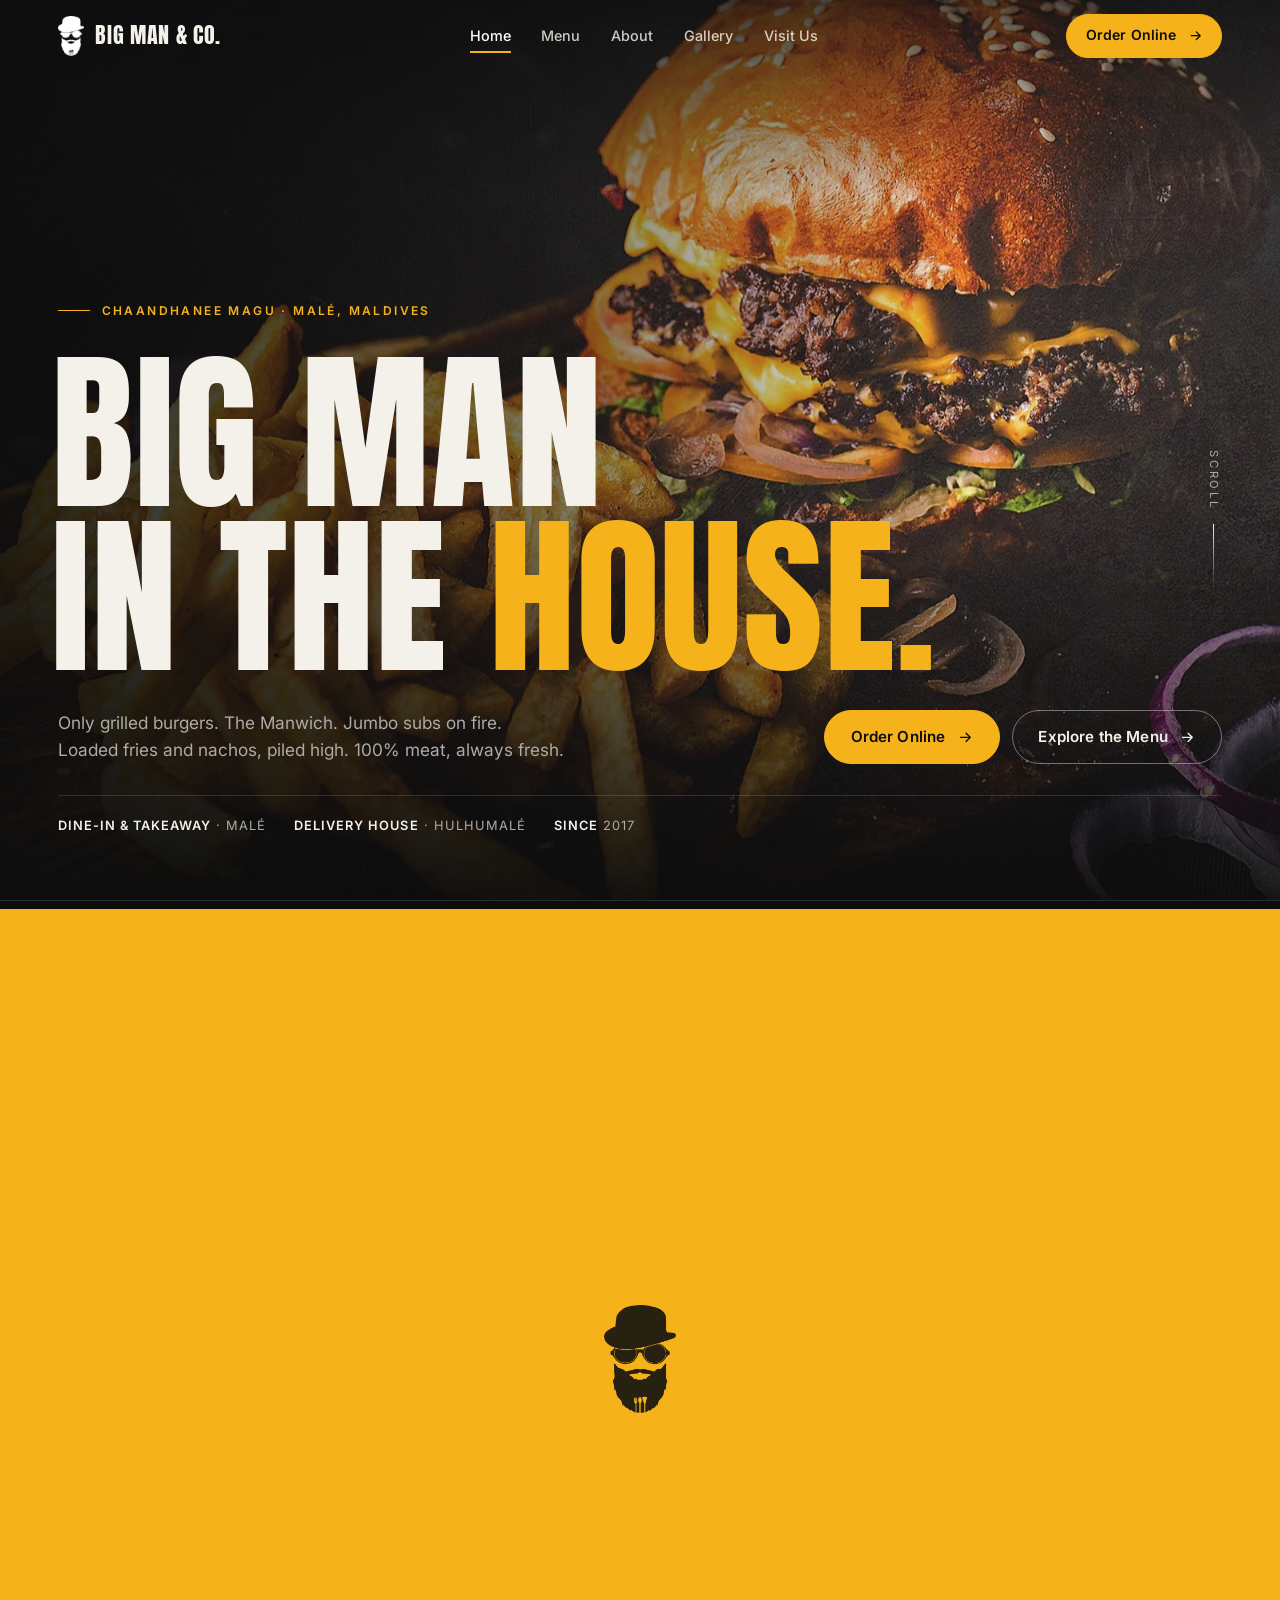
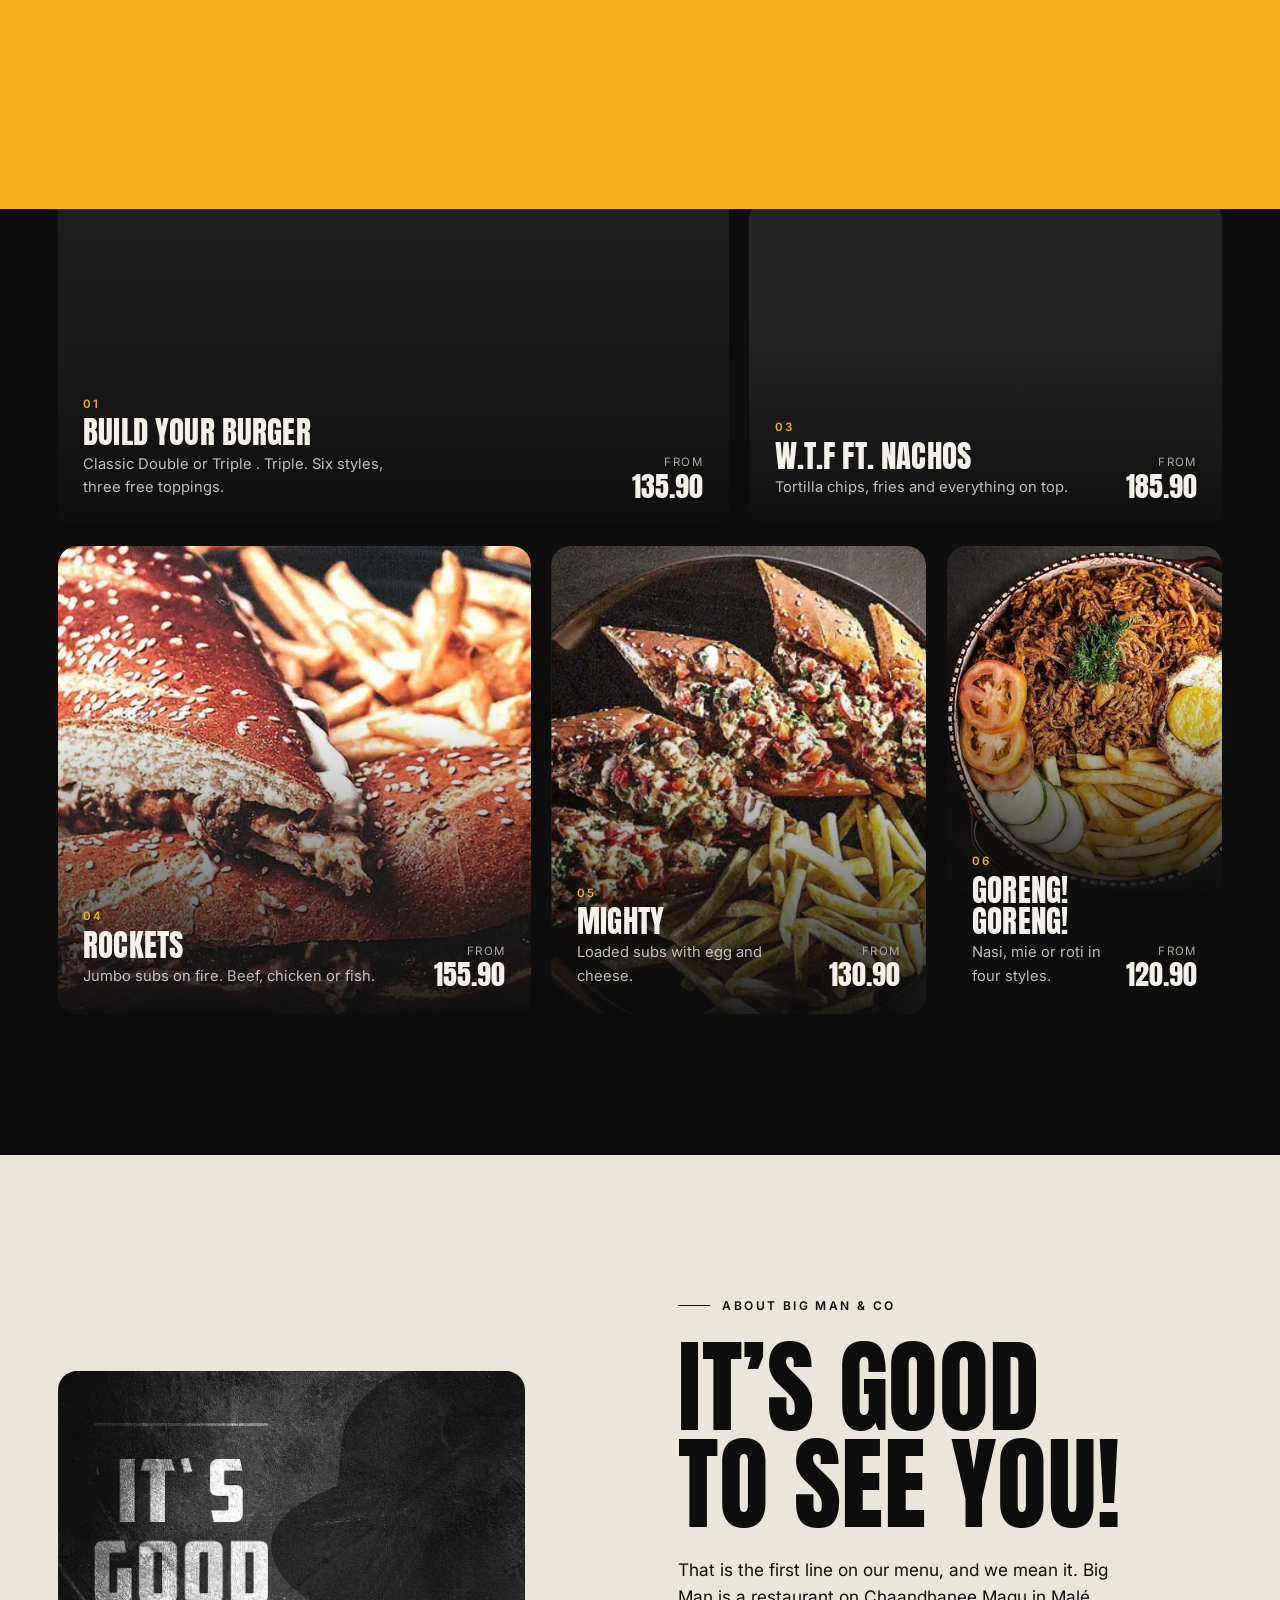
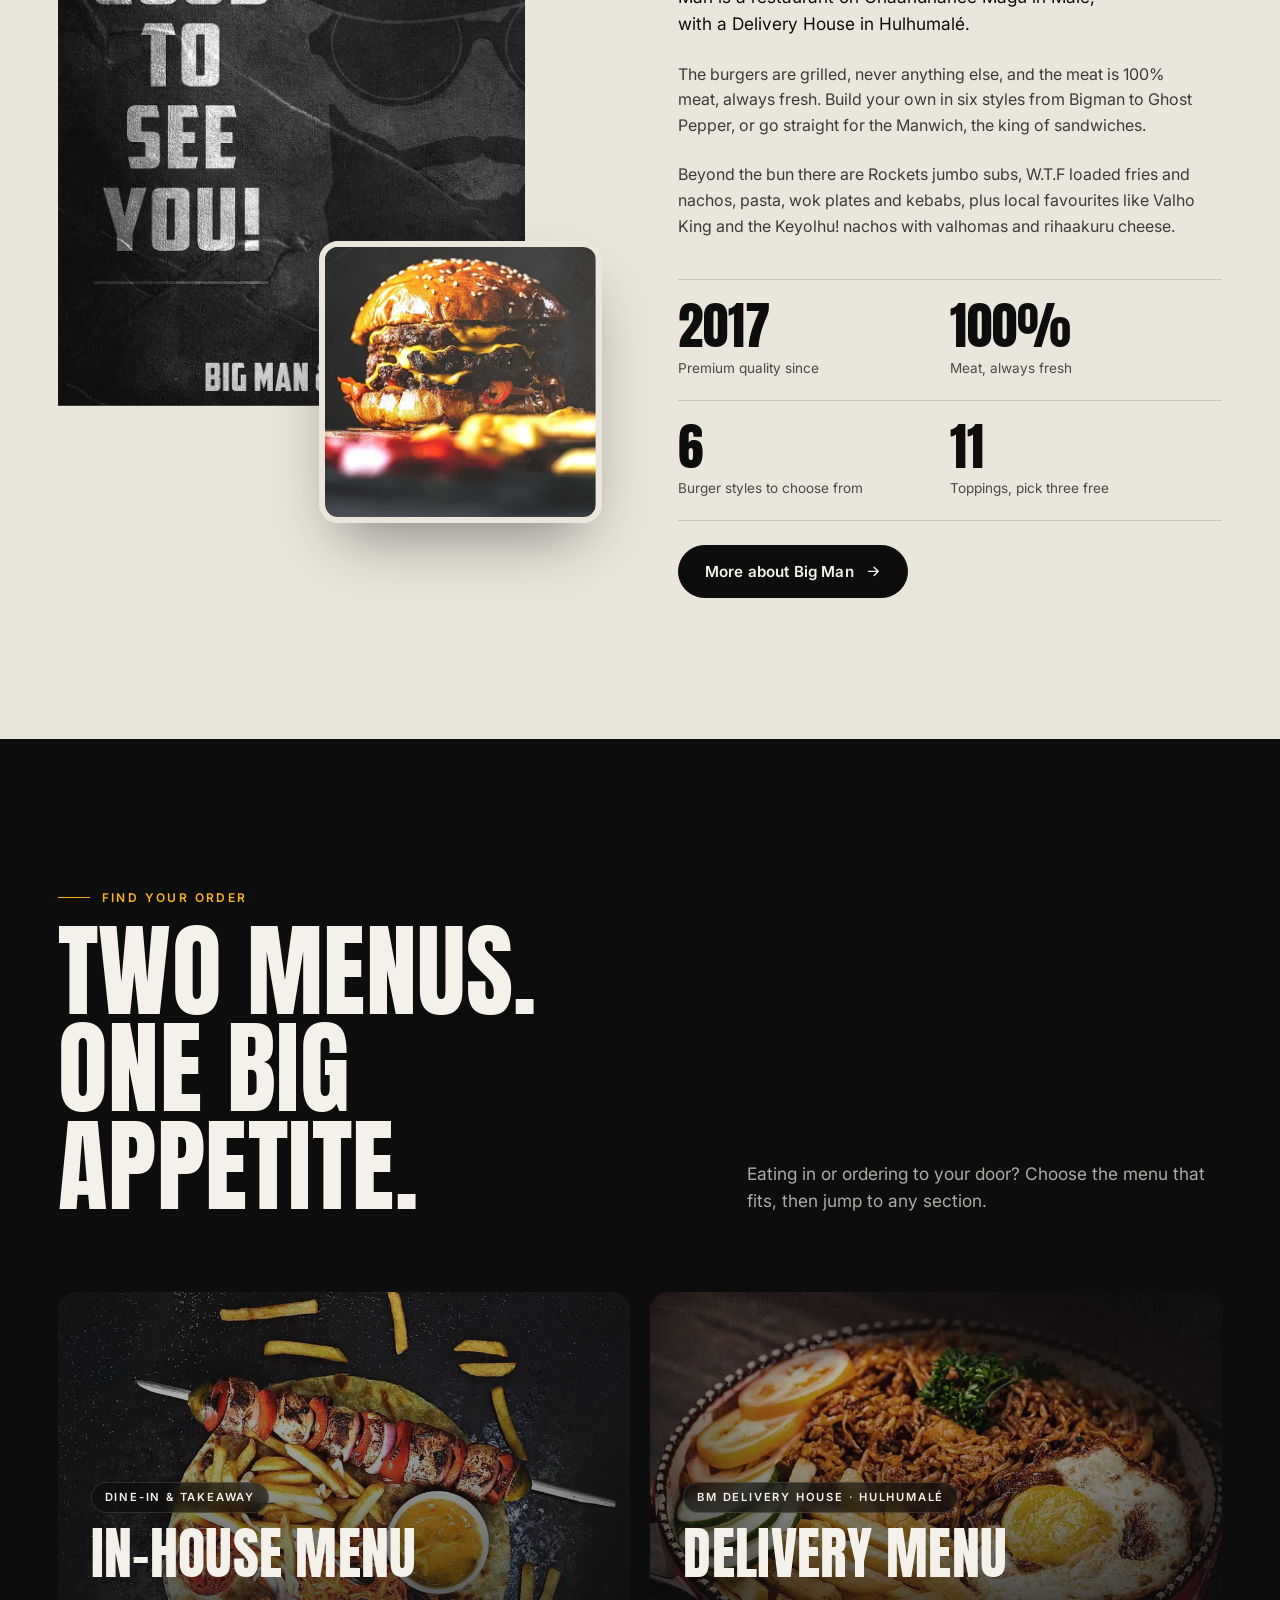
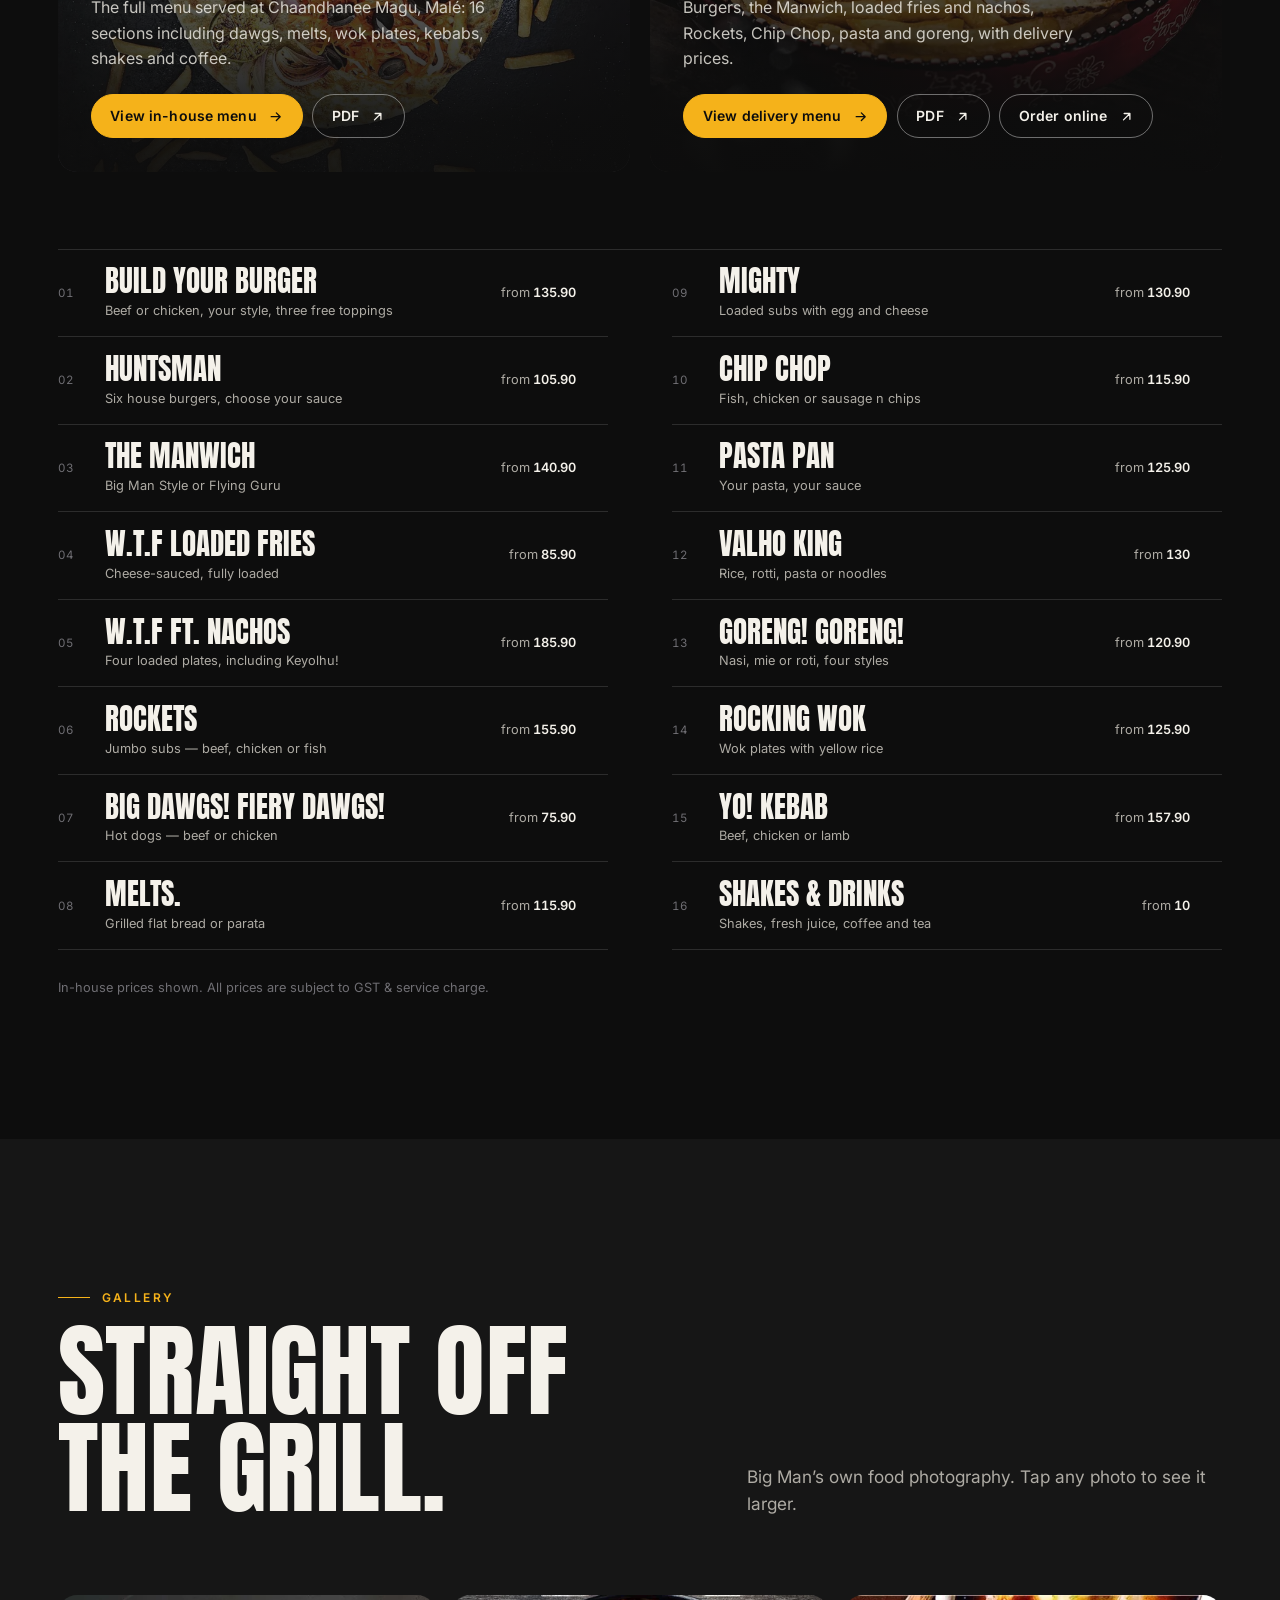
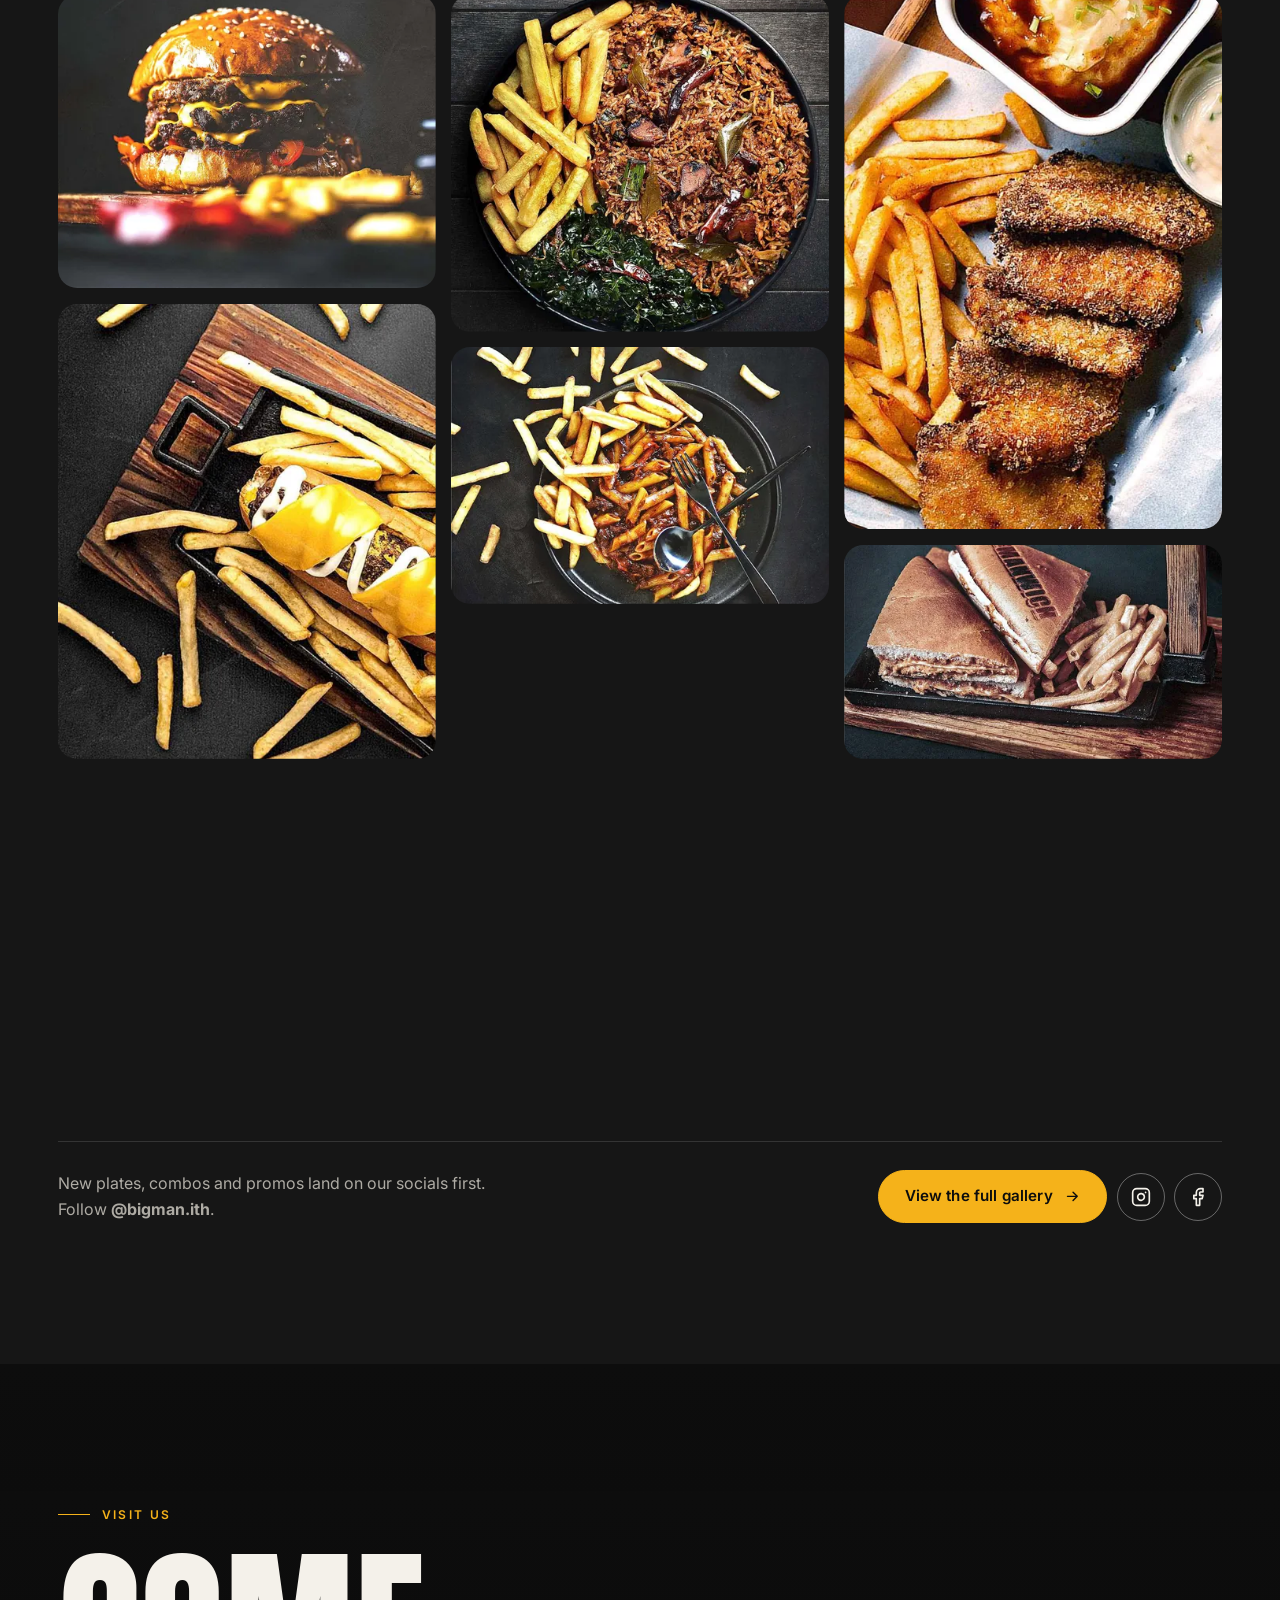
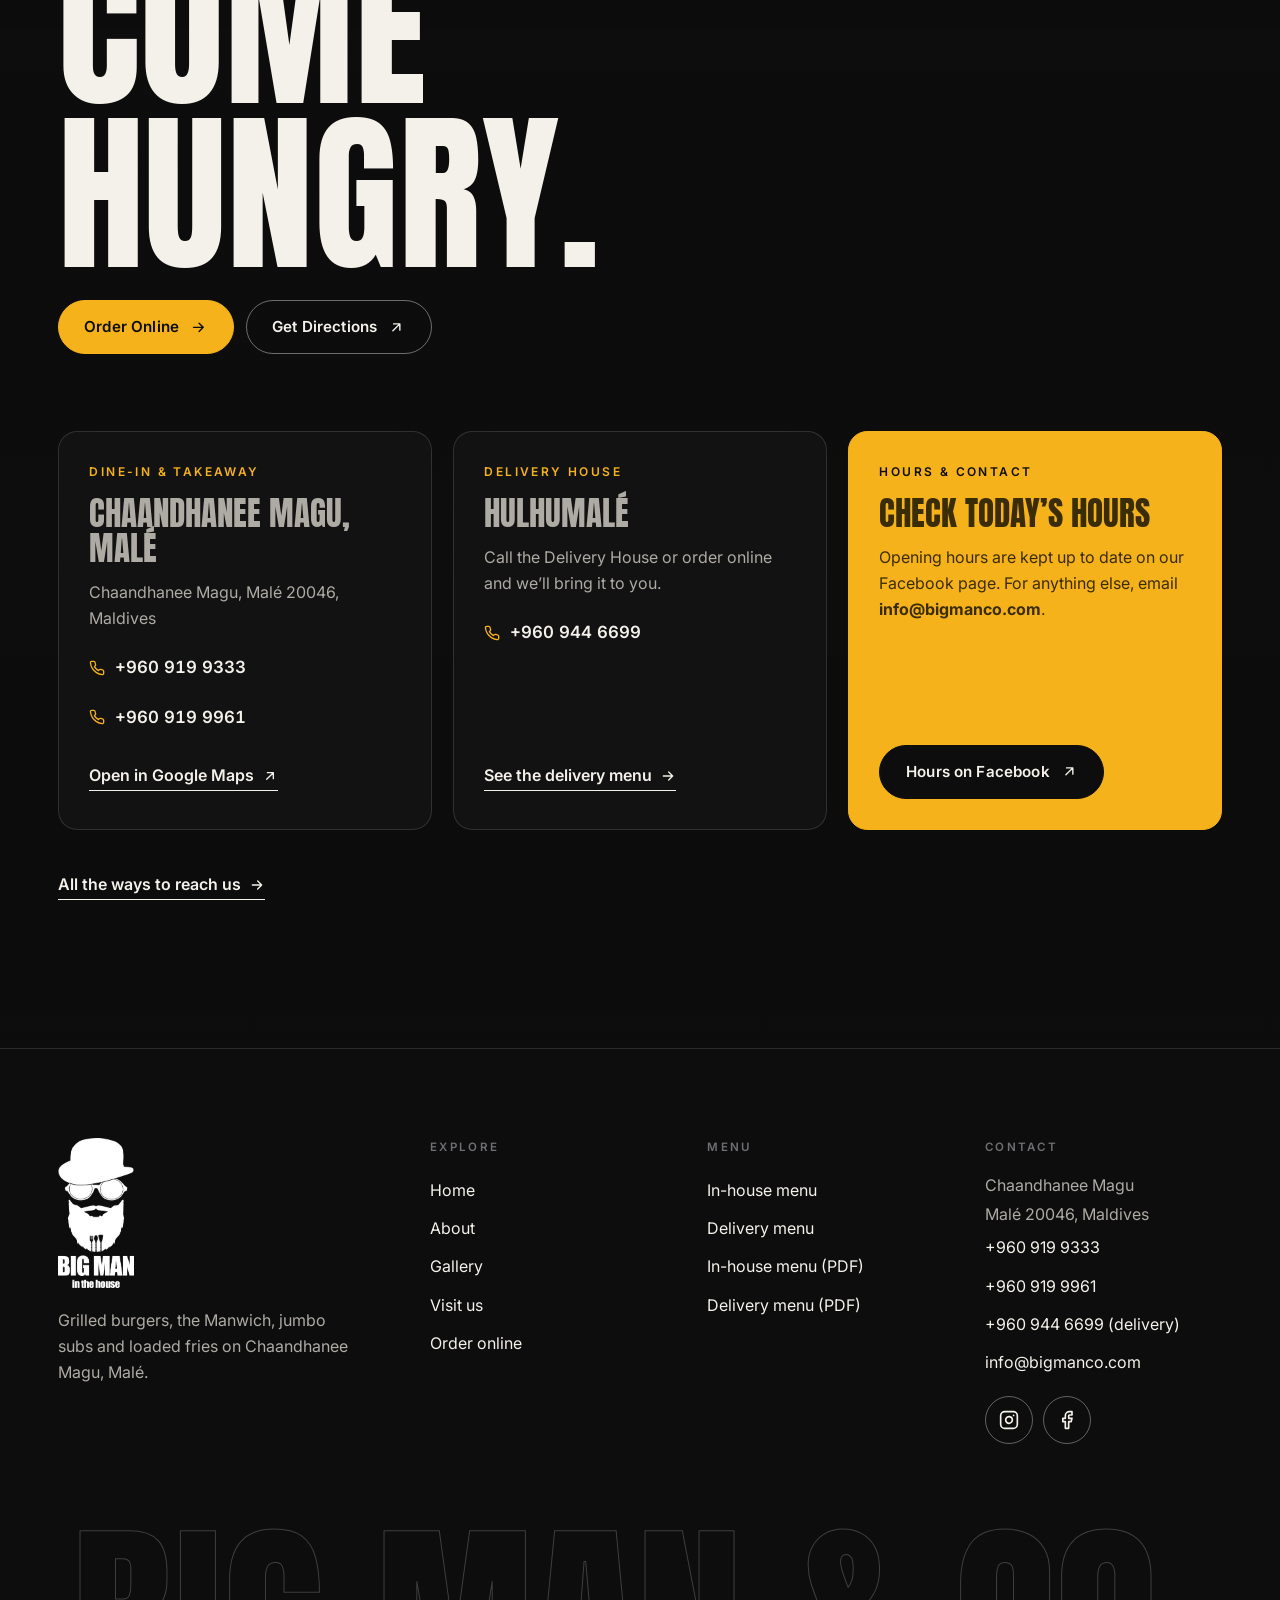
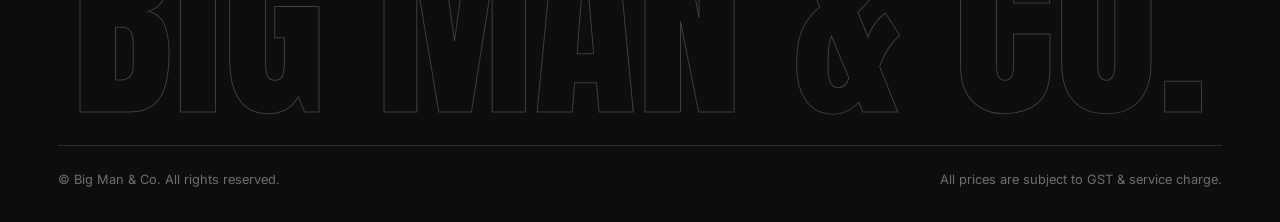
<file: index.html>
<!doctype html>
<html lang="en">
<head>
<meta charset="utf-8">
<meta name="viewport" content="width=device-width, initial-scale=1, viewport-fit=cover">
<title>Big Man &amp; Co — Grilled Burgers, Manwich &amp; Jumbo Subs in Malé</title>
<meta name="description" content="Big Man &amp; Co on Chaandhanee Magu, Malé. Only grilled burgers, the Manwich, Rockets jumbo subs, W.T.F loaded fries and nachos. See the menu and order online.">
<link rel="canonical" href="https://bigmanco.com/">
<meta name="theme-color" content="#0d0d0d">
<meta property="og:type" content="website">
<meta property="og:site_name" content="Big Man &amp; Co">
<meta property="og:title" content="Big Man &amp; Co — Grilled Burgers, Manwich &amp; Jumbo Subs in Malé">
<meta property="og:description" content="Big Man &amp; Co on Chaandhanee Magu, Malé. Only grilled burgers, the Manwich, Rockets jumbo subs, W.T.F loaded fries and nachos. See the menu and order online.">
<meta property="og:url" content="https://bigmanco.com/">
<meta property="og:image" content="https://bigmanco.com/assets/img/og-image.jpg">
<meta property="og:image:width" content="1200">
<meta property="og:image:height" content="630">
<meta name="twitter:card" content="summary_large_image">
<link rel="icon" href="assets/img/brand/favicon.png" type="image/png">
<link rel="apple-touch-icon" href="assets/img/brand/apple-touch-icon.png">
<link rel="manifest" href="site.webmanifest">
<script>document.documentElement.classList.add('js');try{if(sessionStorage.getItem('bm-nav')){sessionStorage.removeItem('bm-nav');document.documentElement.classList.add('from-nav')}}catch(e){}</script>
<link rel="preconnect" href="https://fonts.googleapis.com">
<link rel="preconnect" href="https://fonts.gstatic.com" crossorigin>
<link href="https://fonts.googleapis.com/css2?family=Anton&amp;family=Inter:wght@400;500;600&amp;display=swap" rel="stylesheet">
<link rel="preload" as="image" imagesrcset="assets/img/food/burger-and-fries-480.webp 480w, assets/img/food/burger-and-fries-960.webp 960w, assets/img/food/burger-and-fries-1600.webp 1600w, assets/img/food/burger-and-fries-2400.webp 2400w" imagesizes="100vw" fetchpriority="high">
<link rel="stylesheet" href="assets/css/styles.css">
<script type="application/ld+json">{"@context":"https://schema.org","@type":"Restaurant","name":"Big Man & Co","alternateName":"BIG MAN","url":"https://bigmanco.com","image":"https://bigmanco.com/assets/img/og-image.jpg","logo":"https://bigmanco.com/assets/img/brand/logo-square-512.png","telephone":"+9609199333","email":"info@bigmanco.com","address":{"@type":"PostalAddress","streetAddress":"Chaandhanee Magu","addressLocality":"Malé","postalCode":"20046","addressCountry":"MV"},"servesCuisine":["Burgers","Sandwiches"],"hasMenu":"https://bigmanco.com/menu.html","potentialAction":{"@type":"OrderAction","target":"https://bigmanco.com/order.html"},"sameAs":["https://www.instagram.com/bigman.ith/","https://www.facebook.com/bigman.ith"]}</script>
<script src="assets/js/main.js" defer></script>
</head>
<body>
<a class="skip" href="#main">Skip to content</a>
<div class="wipe" aria-hidden="true"><img src="assets/img/brand/logo-mark-black.webp" width="266" height="400" alt=""></div>
<header class="nav">
  <div class="wrap nav__inner">
    <a class="brand" href="#top" aria-label="Big Man &amp; Co — home">
      <img src="assets/img/brand/logo-mark-white.webp" width="266" height="400" alt="">
      <span>Big Man &amp; Co.</span>
    </a>
    <nav class="nav__links" aria-label="Primary"><a href="#top" aria-current="page">Home</a><a href="menu.html">Menu</a><a href="about.html">About</a><a href="gallery.html">Gallery</a><a href="contact.html">Visit Us</a></nav>
    <div class="nav__actions">
      <a class="btn btn--primary btn--sm" href="order.html">Order Online <svg viewBox="0 0 24 24" fill="none" stroke="currentColor" stroke-width="2" stroke-linecap="round" stroke-linejoin="round" aria-hidden="true"><path d="M5 12h14M13 6l6 6-6 6"/></svg></a>
      <button class="nav__toggle" type="button" aria-expanded="false" aria-controls="mobile-menu" aria-label="Open menu"><span></span><span></span></button>
    </div>
  </div>
</header>
<div class="mmenu" id="mobile-menu">
  <nav class="mmenu__links" aria-label="Mobile">
    <a href="#top" style="--i:0" aria-current="page"><small>01</small>Home</a>
    <a href="menu.html" style="--i:1"><small>02</small>Menu</a>
    <a href="about.html" style="--i:2"><small>03</small>About</a>
    <a href="gallery.html" style="--i:3"><small>04</small>Gallery</a>
    <a href="contact.html" style="--i:4"><small>05</small>Visit Us</a>
  </nav>
  <div class="mmenu__foot">
    <a class="btn btn--primary" href="order.html">Order Online <svg viewBox="0 0 24 24" fill="none" stroke="currentColor" stroke-width="2" stroke-linecap="round" stroke-linejoin="round" aria-hidden="true"><path d="M5 12h14M13 6l6 6-6 6"/></svg></a>
    <div class="row">
      <a class="btn btn--ghost btn--sm" href="menu.html">In-house menu</a>
      <a class="btn btn--ghost btn--sm" href="menu.html?menu=delivery">Delivery menu</a>
    </div>
  </div>
</div>
<main id="main">

<section class="hero" id="top" data-spy="top">
  <div class="hero__media"><img src="assets/img/food/burger-and-fries-960.webp" srcset="assets/img/food/burger-and-fries-480.webp 480w, assets/img/food/burger-and-fries-960.webp 960w, assets/img/food/burger-and-fries-1600.webp 1600w, assets/img/food/burger-and-fries-2400.webp 2400w" sizes="100vw" width="2479" height="1999" alt="Grilled double cheeseburger with a pile of fries on a wooden board" fetchpriority="high" decoding="async"></div>
  <div class="wrap hero__content">
    <p class="eyebrow fade">Chaandhanee Magu · Malé, Maldives</p>
    <h1 class="display h-xl lines"><span class="line" style="--l:0"><span>Big Man</span></span><span class="line" style="--l:1"><span>in the <em>house.</em></span></span></h1>
    <div class="hero__row">
      <p class="lede fade" style="--i:1">Only grilled burgers. The Manwich. Jumbo subs on fire. Loaded fries and nachos, piled high. 100% meat, always fresh.</p>
      <div class="hero__cta fade" style="--i:2">
        <a class="btn btn--primary" href="order.html">Order Online <svg viewBox="0 0 24 24" fill="none" stroke="currentColor" stroke-width="2" stroke-linecap="round" stroke-linejoin="round" aria-hidden="true"><path d="M5 12h14M13 6l6 6-6 6"/></svg></a>
        <a class="btn btn--ghost" href="menu.html">Explore the Menu <svg viewBox="0 0 24 24" fill="none" stroke="currentColor" stroke-width="2" stroke-linecap="round" stroke-linejoin="round" aria-hidden="true"><path d="M5 12h14M13 6l6 6-6 6"/></svg></a>
      </div>
    </div>
    <ul class="hero__meta fade" style="--i:3">
      <li><strong>Dine-in &amp; takeaway</strong> · Malé</li>
      <li><strong>Delivery House</strong> · Hulhumalé</li>
      <li><strong>Since</strong> 2017</li>
    </ul>
  </div>
  <a class="scroll-cue" href="#signatures"><span>Scroll</span></a>
</section>

<div class="marquee" aria-hidden="true">
  <div class="marquee__track">
    <ul><li>Burger</li><li>Manwich</li><li>Fiery Dawg</li><li>Pasta Pan</li><li>Rockets</li><li>W.T.F</li><li>Mighty</li><li>Chip Chop</li><li>Goreng! Goreng!</li><li>Yo! Kebab</li></ul>
    <ul><li>Burger</li><li>Manwich</li><li>Fiery Dawg</li><li>Pasta Pan</li><li>Rockets</li><li>W.T.F</li><li>Mighty</li><li>Chip Chop</li><li>Goreng! Goreng!</li><li>Yo! Kebab</li></ul>
  </div>
</div>

<section class="section" id="signatures" data-spy="signatures">
  <div class="wrap">
    <header class="shead">
      <div>
        <p class="eyebrow reveal">The signatures</p>
        <h2 class="display h-lg lines"><span class="line" style="--l:0"><span>Built big.</span></span><span class="line" style="--l:1"><span>Grilled only.</span></span></h2>
      </div>
      <p class="lede reveal">The plates the house is known for, straight from the menu. Pick one to see every style, topping and price.</p>
    </header>
    <div class="sig">
      <a class="sig__item" href="menu.html#build-your-burger">
        <div class="sig__media mask" style="--i:0"><div class="sig__inner"><img src="assets/img/food/burger-and-fries-960.webp" srcset="assets/img/food/burger-and-fries-480.webp 480w, assets/img/food/burger-and-fries-960.webp 960w, assets/img/food/burger-and-fries-1600.webp 1600w, assets/img/food/burger-and-fries-2400.webp 2400w" sizes="(min-width:1024px) 58vw, 100vw" width="2479" height="1999" alt="Grilled double cheeseburger with fries on a wooden board" loading="lazy" decoding="async"></div></div>
        <span class="sig__go"><svg viewBox="0 0 24 24" fill="none" stroke="currentColor" stroke-width="2" stroke-linecap="round" stroke-linejoin="round" aria-hidden="true"><path d="M7 17 17 7M8 7h9v9"/></svg></span>
        <div class="sig__body">
          <span class="sig__num">01</span>
          <h3 class="display h-sm">Build Your Burger</h3>
          <p>Classic Double or Triple . Triple. Six styles, three free toppings.</p>
          <span class="sig__price">from <b>135.90</b></span>
        </div>
      </a>
      <a class="sig__item" href="menu.html#manwich">
        <div class="sig__media mask" style="--i:1"><div class="sig__inner"><img src="assets/img/food/manwich-stack-960.webp" srcset="assets/img/food/manwich-stack-480.webp 480w, assets/img/food/manwich-stack-960.webp 960w, assets/img/food/manwich-stack-1600.webp 1600w, assets/img/food/manwich-stack-2400.webp 2400w" sizes="(min-width:1024px) 40vw, (min-width:640px) 50vw, 100vw" width="2479" height="1509" alt="Stacked Manwich sandwich halves with melted cheese and fries" loading="lazy" decoding="async"></div></div>
        <span class="sig__go"><svg viewBox="0 0 24 24" fill="none" stroke="currentColor" stroke-width="2" stroke-linecap="round" stroke-linejoin="round" aria-hidden="true"><path d="M7 17 17 7M8 7h9v9"/></svg></span>
        <div class="sig__body">
          <span class="sig__num">02</span>
          <h3 class="display h-sm">The Manwich</h3>
          <p>The king of sandwiches, Big Man Style or Flying Guru.</p>
          <span class="sig__price">from <b>140.90</b></span>
        </div>
      </a>
      <a class="sig__item" href="menu.html#nachos">
        <div class="sig__media mask" style="--i:2"><div class="sig__inner"><img src="assets/img/food/wtf-nachos-960.webp" srcset="assets/img/food/wtf-nachos-480.webp 480w, assets/img/food/wtf-nachos-960.webp 960w, assets/img/food/wtf-nachos-1600.webp 1600w, assets/img/food/wtf-nachos-2400.webp 2400w" sizes="(min-width:1024px) 40vw, (min-width:640px) 50vw, 100vw" width="2479" height="1526" alt="Loaded nachos with meat, olives and melted cheese beside a bucket of loaded fries" loading="lazy" decoding="async"></div></div>
        <span class="sig__go"><svg viewBox="0 0 24 24" fill="none" stroke="currentColor" stroke-width="2" stroke-linecap="round" stroke-linejoin="round" aria-hidden="true"><path d="M7 17 17 7M8 7h9v9"/></svg></span>
        <div class="sig__body">
          <span class="sig__num">03</span>
          <h3 class="display h-sm">W.T.F ft. Nachos</h3>
          <p>Tortilla chips, fries and everything on top.</p>
          <span class="sig__price">from <b>185.90</b></span>
        </div>
      </a>
      <a class="sig__item" href="menu.html#rockets">
        <div class="sig__media mask" style="--i:0"><div class="sig__inner"><img src="assets/img/food/rockets-jumbo-sub-960.webp" srcset="assets/img/food/rockets-jumbo-sub-480.webp 480w, assets/img/food/rockets-jumbo-sub-960.webp 960w, assets/img/food/rockets-jumbo-sub-1600.webp 1600w, assets/img/food/rockets-jumbo-sub-1653.webp 1653w" sizes="(min-width:1024px) 42vw, 100vw" width="1653" height="851" alt="Jumbo sesame sub cut in half with fries" loading="lazy" decoding="async"></div></div>
        <span class="sig__go"><svg viewBox="0 0 24 24" fill="none" stroke="currentColor" stroke-width="2" stroke-linecap="round" stroke-linejoin="round" aria-hidden="true"><path d="M7 17 17 7M8 7h9v9"/></svg></span>
        <div class="sig__body">
          <span class="sig__num">04</span>
          <h3 class="display h-sm">Rockets</h3>
          <p>Jumbo subs on fire. Beef, chicken or fish.</p>
          <span class="sig__price">from <b>155.90</b></span>
        </div>
      </a>
      <a class="sig__item" href="menu.html#mighty">
        <div class="sig__media mask" style="--i:1"><div class="sig__inner"><img src="assets/img/food/mighty-loaded-sub-960.webp" srcset="assets/img/food/mighty-loaded-sub-480.webp 480w, assets/img/food/mighty-loaded-sub-960.webp 960w, assets/img/food/mighty-loaded-sub-1322.webp 1322w" sizes="(min-width:1024px) 33vw, (min-width:640px) 50vw, 100vw" width="1322" height="1059" alt="Loaded sub halves topped with meat, peppers and sauce" loading="lazy" decoding="async"></div></div>
        <span class="sig__go"><svg viewBox="0 0 24 24" fill="none" stroke="currentColor" stroke-width="2" stroke-linecap="round" stroke-linejoin="round" aria-hidden="true"><path d="M7 17 17 7M8 7h9v9"/></svg></span>
        <div class="sig__body">
          <span class="sig__num">05</span>
          <h3 class="display h-sm">Mighty</h3>
          <p>Loaded subs with egg and cheese.</p>
          <span class="sig__price">from <b>130.90</b></span>
        </div>
      </a>
      <a class="sig__item" href="menu.html#goreng">
        <div class="sig__media mask" style="--i:2"><div class="sig__inner"><img src="assets/img/food/goreng-goreng-960.webp" srcset="assets/img/food/goreng-goreng-480.webp 480w, assets/img/food/goreng-goreng-960.webp 960w, assets/img/food/goreng-goreng-1600.webp 1600w, assets/img/food/goreng-goreng-1653.webp 1653w" sizes="(min-width:1024px) 25vw, (min-width:640px) 50vw, 100vw" width="1653" height="1485" alt="Goreng with a fried egg, fries, tomato and cucumber in a red bowl" loading="lazy" decoding="async"></div></div>
        <span class="sig__go"><svg viewBox="0 0 24 24" fill="none" stroke="currentColor" stroke-width="2" stroke-linecap="round" stroke-linejoin="round" aria-hidden="true"><path d="M7 17 17 7M8 7h9v9"/></svg></span>
        <div class="sig__body">
          <span class="sig__num">06</span>
          <h3 class="display h-sm">Goreng! Goreng!</h3>
          <p>Nasi, mie or roti in four styles.</p>
          <span class="sig__price">from <b>120.90</b></span>
        </div>
      </a>
    </div>
  </div>
</section>

<section class="section theme-light" id="story" data-spy="story">
  <div class="wrap story">
    <div class="story__media">
      <div class="a mask"><img src="assets/img/brand/cover-good-to-see-you-960.webp" srcset="assets/img/brand/cover-good-to-see-you-480.webp 480w, assets/img/brand/cover-good-to-see-you-960.webp 960w, assets/img/brand/cover-good-to-see-you-1600.webp 1600w, assets/img/brand/cover-good-to-see-you-1653.webp 1653w" sizes="(min-width:900px) 40vw, 85vw" width="1653" height="2338" alt="Big Man &amp; Co menu cover reading “It’s good to see you!” over the bearded Big Man logo" loading="lazy" decoding="async" data-parallax="24"></div>
      <div class="b mask" style="--i:2"><img src="assets/img/food/triple-burger-960.webp" srcset="assets/img/food/triple-burger-480.webp 480w, assets/img/food/triple-burger-960.webp 960w, assets/img/food/triple-burger-1600.webp 1600w, assets/img/food/triple-burger-1653.webp 1653w" sizes="(min-width:900px) 24vw, 45vw" width="1653" height="1286" alt="Triple-patty grilled burger with melted cheese" loading="lazy" decoding="async"></div>
    </div>
    <div class="story__text">
      <p class="eyebrow reveal">About Big Man &amp; Co</p>
      <h2 class="display h-lg lines"><span class="line" style="--l:0"><span>It’s good</span></span><span class="line" style="--l:1"><span>to see you!</span></span></h2>
      <p class="lede reveal">That is the first line on our menu, and we mean it. Big Man is a restaurant on Chaandhanee Magu in Malé, with a Delivery House in Hulhumalé.</p>
      <p class="reveal">The burgers are grilled, never anything else, and the meat is 100% meat, always fresh. Build your own in six styles from Bigman to Ghost Pepper, or go straight for the Manwich, the king of sandwiches.</p>
      <p class="reveal">Beyond the bun there are Rockets jumbo subs, W.T.F loaded fries and nachos, pasta, wok plates and kebabs, plus local favourites like Valho King and the Keyolhu! nachos with valhomas and rihaakuru cheese.</p>
      <dl class="facts">
        <div class="reveal"><dt>2017</dt><dd>Premium quality since</dd></div>
        <div class="reveal" style="--i:1"><dt>100%</dt><dd>Meat, always fresh</dd></div>
        <div class="reveal" style="--i:2"><dt>6</dt><dd>Burger styles to choose from</dd></div>
        <div class="reveal" style="--i:3"><dt>11</dt><dd>Toppings, pick three free</dd></div>
      </dl>
      <p class="reveal"><a class="btn btn--dark" href="about.html">More about Big Man <svg viewBox="0 0 24 24" fill="none" stroke="currentColor" stroke-width="2" stroke-linecap="round" stroke-linejoin="round" aria-hidden="true"><path d="M5 12h14M13 6l6 6-6 6"/></svg></a></p>
    </div>
  </div>
</section>

<section class="section" id="menu" data-spy="menu">
  <div class="wrap">
    <header class="shead">
      <div>
        <p class="eyebrow reveal">Find your order</p>
        <h2 class="display h-lg lines"><span class="line" style="--l:0"><span>Two menus.</span></span><span class="line" style="--l:1"><span>One big appetite.</span></span></h2>
      </div>
      <p class="lede reveal">Eating in or ordering to your door? Choose the menu that fits, then jump to any section.</p>
    </header>
    <div class="duo">
      <article class="duo__card reveal">
        <img src="assets/img/food/yo-kebab-960.webp" srcset="assets/img/food/yo-kebab-480.webp 480w, assets/img/food/yo-kebab-960.webp 960w, assets/img/food/yo-kebab-1600.webp 1600w, assets/img/food/yo-kebab-1653.webp 1653w" sizes="(min-width:800px) 50vw, 100vw" width="1653" height="1379" alt="" loading="lazy" decoding="async">
        <span class="duo__tag">Dine-in &amp; takeaway</span>
        <h3 class="display h-md">In-house menu</h3>
        <p>The full menu served at Chaandhanee Magu, Malé: 16 sections including dawgs, melts, wok plates, kebabs, shakes and coffee.</p>
        <div class="duo__actions">
          <a class="btn btn--primary btn--sm" href="menu.html">View in-house menu <svg viewBox="0 0 24 24" fill="none" stroke="currentColor" stroke-width="2" stroke-linecap="round" stroke-linejoin="round" aria-hidden="true"><path d="M5 12h14M13 6l6 6-6 6"/></svg></a>
          <a class="btn btn--ghost btn--sm" href="https://bigmanco.com/menu/inhouse" target="_blank" rel="noopener">PDF <svg viewBox="0 0 24 24" fill="none" stroke="currentColor" stroke-width="2" stroke-linecap="round" stroke-linejoin="round" aria-hidden="true"><path d="M7 17 17 7M8 7h9v9"/></svg></a>
        </div>
      </article>
      <article class="duo__card reveal" style="--i:1">
        <img src="assets/img/food/goreng-bowl-960.webp" srcset="assets/img/food/goreng-bowl-480.webp 480w, assets/img/food/goreng-bowl-960.webp 960w, assets/img/food/goreng-bowl-1600.webp 1600w, assets/img/food/goreng-bowl-2400.webp 2400w" sizes="(min-width:800px) 50vw, 100vw" width="2479" height="1754" alt="" loading="lazy" decoding="async">
        <span class="duo__tag">BM Delivery House · Hulhumalé</span>
        <h3 class="display h-md">Delivery menu</h3>
        <p>Burgers, the Manwich, loaded fries and nachos, Rockets, Chip Chop, pasta and goreng, with delivery prices.</p>
        <div class="duo__actions">
          <a class="btn btn--primary btn--sm" href="menu.html?menu=delivery">View delivery menu <svg viewBox="0 0 24 24" fill="none" stroke="currentColor" stroke-width="2" stroke-linecap="round" stroke-linejoin="round" aria-hidden="true"><path d="M5 12h14M13 6l6 6-6 6"/></svg></a>
          <a class="btn btn--ghost btn--sm" href="https://bigmanco.com/menu/delivery" target="_blank" rel="noopener">PDF <svg viewBox="0 0 24 24" fill="none" stroke="currentColor" stroke-width="2" stroke-linecap="round" stroke-linejoin="round" aria-hidden="true"><path d="M7 17 17 7M8 7h9v9"/></svg></a>
          <a class="btn btn--ghost btn--sm" href="order.html">Order online <svg viewBox="0 0 24 24" fill="none" stroke="currentColor" stroke-width="2" stroke-linecap="round" stroke-linejoin="round" aria-hidden="true"><path d="M7 17 17 7M8 7h9v9"/></svg></a>
        </div>
      </article>
    </div>
    <ol class="cats">
      <li class="reveal"><a href="menu.html#build-your-burger"><span class="n">01</span><span class="t">Build Your Burger<span class="d">Beef or chicken, your style, three free toppings</span></span><span class="p">from <b>135.90</b></span><svg viewBox="0 0 24 24" fill="none" stroke="currentColor" stroke-width="2" stroke-linecap="round" stroke-linejoin="round" aria-hidden="true"><path d="M5 12h14M13 6l6 6-6 6"/></svg></a></li>
      <li class="reveal"><a href="menu.html#huntsman"><span class="n">02</span><span class="t">Huntsman<span class="d">Six house burgers, choose your sauce</span></span><span class="p">from <b>105.90</b></span><svg viewBox="0 0 24 24" fill="none" stroke="currentColor" stroke-width="2" stroke-linecap="round" stroke-linejoin="round" aria-hidden="true"><path d="M5 12h14M13 6l6 6-6 6"/></svg></a></li>
      <li class="reveal"><a href="menu.html#manwich"><span class="n">03</span><span class="t">The Manwich<span class="d">Big Man Style or Flying Guru</span></span><span class="p">from <b>140.90</b></span><svg viewBox="0 0 24 24" fill="none" stroke="currentColor" stroke-width="2" stroke-linecap="round" stroke-linejoin="round" aria-hidden="true"><path d="M5 12h14M13 6l6 6-6 6"/></svg></a></li>
      <li class="reveal"><a href="menu.html#loaded-fries"><span class="n">04</span><span class="t">W.T.F Loaded Fries<span class="d">Cheese-sauced, fully loaded</span></span><span class="p">from <b>85.90</b></span><svg viewBox="0 0 24 24" fill="none" stroke="currentColor" stroke-width="2" stroke-linecap="round" stroke-linejoin="round" aria-hidden="true"><path d="M5 12h14M13 6l6 6-6 6"/></svg></a></li>
      <li class="reveal"><a href="menu.html#nachos"><span class="n">05</span><span class="t">W.T.F ft. Nachos<span class="d">Four loaded plates, including Keyolhu!</span></span><span class="p">from <b>185.90</b></span><svg viewBox="0 0 24 24" fill="none" stroke="currentColor" stroke-width="2" stroke-linecap="round" stroke-linejoin="round" aria-hidden="true"><path d="M5 12h14M13 6l6 6-6 6"/></svg></a></li>
      <li class="reveal"><a href="menu.html#rockets"><span class="n">06</span><span class="t">Rockets<span class="d">Jumbo subs — beef, chicken or fish</span></span><span class="p">from <b>155.90</b></span><svg viewBox="0 0 24 24" fill="none" stroke="currentColor" stroke-width="2" stroke-linecap="round" stroke-linejoin="round" aria-hidden="true"><path d="M5 12h14M13 6l6 6-6 6"/></svg></a></li>
      <li class="reveal"><a href="menu.html#dawgs"><span class="n">07</span><span class="t">Big Dawgs! Fiery Dawgs!<span class="d">Hot dogs — beef or chicken</span></span><span class="p">from <b>75.90</b></span><svg viewBox="0 0 24 24" fill="none" stroke="currentColor" stroke-width="2" stroke-linecap="round" stroke-linejoin="round" aria-hidden="true"><path d="M5 12h14M13 6l6 6-6 6"/></svg></a></li>
      <li class="reveal"><a href="menu.html#melts"><span class="n">08</span><span class="t">Melts.<span class="d">Grilled flat bread or parata</span></span><span class="p">from <b>115.90</b></span><svg viewBox="0 0 24 24" fill="none" stroke="currentColor" stroke-width="2" stroke-linecap="round" stroke-linejoin="round" aria-hidden="true"><path d="M5 12h14M13 6l6 6-6 6"/></svg></a></li>
      <li class="reveal"><a href="menu.html#mighty"><span class="n">09</span><span class="t">Mighty<span class="d">Loaded subs with egg and cheese</span></span><span class="p">from <b>130.90</b></span><svg viewBox="0 0 24 24" fill="none" stroke="currentColor" stroke-width="2" stroke-linecap="round" stroke-linejoin="round" aria-hidden="true"><path d="M5 12h14M13 6l6 6-6 6"/></svg></a></li>
      <li class="reveal"><a href="menu.html#chip-chop"><span class="n">10</span><span class="t">Chip Chop<span class="d">Fish, chicken or sausage n chips</span></span><span class="p">from <b>115.90</b></span><svg viewBox="0 0 24 24" fill="none" stroke="currentColor" stroke-width="2" stroke-linecap="round" stroke-linejoin="round" aria-hidden="true"><path d="M5 12h14M13 6l6 6-6 6"/></svg></a></li>
      <li class="reveal"><a href="menu.html#pasta-pan"><span class="n">11</span><span class="t">Pasta Pan<span class="d">Your pasta, your sauce</span></span><span class="p">from <b>125.90</b></span><svg viewBox="0 0 24 24" fill="none" stroke="currentColor" stroke-width="2" stroke-linecap="round" stroke-linejoin="round" aria-hidden="true"><path d="M5 12h14M13 6l6 6-6 6"/></svg></a></li>
      <li class="reveal"><a href="menu.html#valho-king"><span class="n">12</span><span class="t">Valho King<span class="d">Rice, rotti, pasta or noodles</span></span><span class="p">from <b>130</b></span><svg viewBox="0 0 24 24" fill="none" stroke="currentColor" stroke-width="2" stroke-linecap="round" stroke-linejoin="round" aria-hidden="true"><path d="M5 12h14M13 6l6 6-6 6"/></svg></a></li>
      <li class="reveal"><a href="menu.html#goreng"><span class="n">13</span><span class="t">Goreng! Goreng!<span class="d">Nasi, mie or roti, four styles</span></span><span class="p">from <b>120.90</b></span><svg viewBox="0 0 24 24" fill="none" stroke="currentColor" stroke-width="2" stroke-linecap="round" stroke-linejoin="round" aria-hidden="true"><path d="M5 12h14M13 6l6 6-6 6"/></svg></a></li>
      <li class="reveal"><a href="menu.html#rocking-wok"><span class="n">14</span><span class="t">Rocking Wok<span class="d">Wok plates with yellow rice</span></span><span class="p">from <b>125.90</b></span><svg viewBox="0 0 24 24" fill="none" stroke="currentColor" stroke-width="2" stroke-linecap="round" stroke-linejoin="round" aria-hidden="true"><path d="M5 12h14M13 6l6 6-6 6"/></svg></a></li>
      <li class="reveal"><a href="menu.html#yo-kebab"><span class="n">15</span><span class="t">Yo! Kebab<span class="d">Beef, chicken or lamb</span></span><span class="p">from <b>157.90</b></span><svg viewBox="0 0 24 24" fill="none" stroke="currentColor" stroke-width="2" stroke-linecap="round" stroke-linejoin="round" aria-hidden="true"><path d="M5 12h14M13 6l6 6-6 6"/></svg></a></li>
      <li class="reveal"><a href="menu.html#drinks"><span class="n">16</span><span class="t">Shakes &amp; Drinks<span class="d">Shakes, fresh juice, coffee and tea</span></span><span class="p">from <b>10</b></span><svg viewBox="0 0 24 24" fill="none" stroke="currentColor" stroke-width="2" stroke-linecap="round" stroke-linejoin="round" aria-hidden="true"><path d="M5 12h14M13 6l6 6-6 6"/></svg></a></li>
    </ol>
    <p class="fineprint">In-house prices shown. All prices are subject to GST &amp; service charge.</p>
  </div>
</section>

<section class="section theme-coal" id="gallery" data-spy="gallery">
  <div class="wrap">
    <header class="shead">
      <div>
        <p class="eyebrow reveal">Gallery</p>
        <h2 class="display h-lg lines"><span class="line" style="--l:0"><span>Straight off</span></span><span class="line" style="--l:1"><span>the grill.</span></span></h2>
      </div>
      <p class="lede reveal">Big Man’s own food photography. Tap any photo to see it larger.</p>
    </header>
    <ul class="gallery">
      <li data-cat="burgers"><button type="button" data-full="assets/img/food/triple-burger-1653.webp" data-caption="Triple . Triple" aria-label="View photo: Triple . Triple"><div class="mask" style="--i:0"><img src="assets/img/food/triple-burger-960.webp" srcset="assets/img/food/triple-burger-480.webp 480w, assets/img/food/triple-burger-960.webp 960w, assets/img/food/triple-burger-1600.webp 1600w, assets/img/food/triple-burger-1653.webp 1653w" sizes="(min-width:1400px) 23vw, (min-width:900px) 31vw, 48vw" width="1653" height="1286" alt="Triple-patty grilled burger with melted cheese" loading="lazy" decoding="async"></div><span class="cap">Triple . Triple</span></button></li>
      <li data-cat="subs"><button type="button" data-full="assets/img/food/fiery-dawg-884.webp" data-caption="Fiery Dawgs" aria-label="View photo: Fiery Dawgs"><div class="mask" style="--i:1"><img src="assets/img/food/fiery-dawg-884.webp" srcset="assets/img/food/fiery-dawg-480.webp 480w, assets/img/food/fiery-dawg-884.webp 884w" sizes="(min-width:1400px) 23vw, (min-width:900px) 31vw, 48vw" width="884" height="1064" alt="Hot dog with cheese slices on a tray of fries" loading="lazy" decoding="async"></div><span class="cap">Fiery Dawgs</span></button></li>
      <li data-cat="sides"><button type="button" data-full="assets/img/food/wtf-nachos-1600.webp" data-caption="W.T.F ft. Nachos" aria-label="View photo: W.T.F ft. Nachos"><div class="mask" style="--i:2"><img src="assets/img/food/wtf-nachos-960.webp" srcset="assets/img/food/wtf-nachos-480.webp 480w, assets/img/food/wtf-nachos-960.webp 960w, assets/img/food/wtf-nachos-1600.webp 1600w, assets/img/food/wtf-nachos-2400.webp 2400w" sizes="(min-width:1400px) 23vw, (min-width:900px) 31vw, 48vw" width="2479" height="1526" alt="Loaded nachos and loaded fries" loading="lazy" decoding="async"></div><span class="cap">W.T.F ft. Nachos</span></button></li>
      <li data-cat="plates"><button type="button" data-full="assets/img/food/valho-king-1388.webp" data-caption="Valho King" aria-label="View photo: Valho King"><div class="mask" style="--i:0"><img src="assets/img/food/valho-king-960.webp" srcset="assets/img/food/valho-king-480.webp 480w, assets/img/food/valho-king-960.webp 960w, assets/img/food/valho-king-1388.webp 1388w" sizes="(min-width:1400px) 23vw, (min-width:900px) 31vw, 48vw" width="1388" height="1239" alt="Spiced rice with fries and fried greens" loading="lazy" decoding="async"></div><span class="cap">Valho King</span></button></li>
      <li data-cat="plates"><button type="button" data-full="assets/img/food/pasta-pan-1653.webp" data-caption="Pasta Pan" aria-label="View photo: Pasta Pan"><div class="mask" style="--i:1"><img src="assets/img/food/pasta-pan-960.webp" srcset="assets/img/food/pasta-pan-480.webp 480w, assets/img/food/pasta-pan-960.webp 960w, assets/img/food/pasta-pan-1600.webp 1600w, assets/img/food/pasta-pan-1653.webp 1653w" sizes="(min-width:1400px) 23vw, (min-width:900px) 31vw, 48vw" width="1653" height="1122" alt="Penne in dark sauce scattered with fries" loading="lazy" decoding="async"></div><span class="cap">Pasta Pan</span></button></li>
      <li data-cat="plates"><button type="button" data-full="assets/img/food/chip-chop-827.webp" data-caption="Chip Chop" aria-label="View photo: Chip Chop"><div class="mask" style="--i:2"><img src="assets/img/food/chip-chop-827.webp" srcset="assets/img/food/chip-chop-480.webp 480w, assets/img/food/chip-chop-827.webp 827w" sizes="(min-width:1400px) 23vw, (min-width:900px) 31vw, 48vw" width="827" height="1169" alt="Crumbed fillets with seasoned fries and dips" loading="lazy" decoding="async"></div><span class="cap">Chip Chop</span></button></li>
      <li data-cat="subs"><button type="button" data-full="assets/img/food/manwich-1653.webp" data-caption="The Manwich" aria-label="View photo: The Manwich"><div class="mask" style="--i:0"><img src="assets/img/food/manwich-960.webp" srcset="assets/img/food/manwich-480.webp 480w, assets/img/food/manwich-960.webp 960w, assets/img/food/manwich-1600.webp 1600w, assets/img/food/manwich-1653.webp 1653w" sizes="(min-width:1400px) 23vw, (min-width:900px) 31vw, 48vw" width="1653" height="936" alt="Toasted Manwich branded with its name, with fries" loading="lazy" decoding="async"></div><span class="cap">The Manwich</span></button></li>
      <li data-cat="plates"><button type="button" data-full="assets/img/food/yo-kebab-1653.webp" data-caption="Yo! Kebab" aria-label="View photo: Yo! Kebab"><div class="mask" style="--i:1"><img src="assets/img/food/yo-kebab-960.webp" srcset="assets/img/food/yo-kebab-480.webp 480w, assets/img/food/yo-kebab-960.webp 960w, assets/img/food/yo-kebab-1600.webp 1600w, assets/img/food/yo-kebab-1653.webp 1653w" sizes="(min-width:1400px) 23vw, (min-width:900px) 31vw, 48vw" width="1653" height="1379" alt="Grilled kebab skewer over flat bread" loading="lazy" decoding="async"></div><span class="cap">Yo! Kebab</span></button></li>
    </ul>
    <div class="social">
      <p class="reveal">New plates, combos and promos land on our socials first. Follow <strong>@bigman.ith</strong>.</p>
      <div class="reveal" style="--i:1">
        <a class="btn btn--primary" href="gallery.html">View the full gallery <svg viewBox="0 0 24 24" fill="none" stroke="currentColor" stroke-width="2" stroke-linecap="round" stroke-linejoin="round" aria-hidden="true"><path d="M5 12h14M13 6l6 6-6 6"/></svg></a>
        <span class="socials"><a href="https://www.instagram.com/bigman.ith/" target="_blank" rel="noopener" aria-label="Big Man on Instagram" title="Instagram"><svg viewBox="0 0 24 24" fill="none" stroke="currentColor" stroke-width="2" stroke-linecap="round" stroke-linejoin="round" aria-hidden="true"><rect x="2" y="2" width="20" height="20" rx="5"/><path d="M16 11.37A4 4 0 1 1 12.63 8 4 4 0 0 1 16 11.37z"/><path d="M17.5 6.5h.01"/></svg></a><a href="https://www.facebook.com/bigman.ith" target="_blank" rel="noopener" aria-label="Big Man on Facebook" title="Facebook"><svg viewBox="0 0 24 24" fill="none" stroke="currentColor" stroke-width="2" stroke-linecap="round" stroke-linejoin="round" aria-hidden="true"><path d="M18 2h-3a5 5 0 0 0-5 5v3H7v4h3v8h4v-8h3l1-4h-4V7a1 1 0 0 1 1-1h3z"/></svg></a></span>
      </div>
    </div>
  </div>
</section>

<section class="section visit" id="visit" data-spy="visit">
  <div class="visit__bg"><img src="assets/img/food/wtf-nachos-960.webp" srcset="assets/img/food/wtf-nachos-480.webp 480w, assets/img/food/wtf-nachos-960.webp 960w, assets/img/food/wtf-nachos-1600.webp 1600w, assets/img/food/wtf-nachos-2400.webp 2400w" sizes="100vw" width="2479" height="1526" alt="" loading="lazy" decoding="async" data-parallax="50"></div>
  <div class="wrap">
    <header class="visit__head">
      <p class="eyebrow reveal">Visit us</p>
      <h2 class="display h-xl lines"><span class="line" style="--l:0"><span>Come</span></span><span class="line" style="--l:1"><span>hungry.</span></span></h2>
      <div class="hero__cta reveal">
        <a class="btn btn--primary" href="order.html">Order Online <svg viewBox="0 0 24 24" fill="none" stroke="currentColor" stroke-width="2" stroke-linecap="round" stroke-linejoin="round" aria-hidden="true"><path d="M5 12h14M13 6l6 6-6 6"/></svg></a>
        <a class="btn btn--ghost" href="https://www.google.com/maps/search/?api=1&amp;query=Big+Man+Chaandhanee+Magu+Male+Maldives" target="_blank" rel="noopener">Get Directions <svg viewBox="0 0 24 24" fill="none" stroke="currentColor" stroke-width="2" stroke-linecap="round" stroke-linejoin="round" aria-hidden="true"><path d="M7 17 17 7M8 7h9v9"/></svg></a>
      </div>
    </header>
    <div class="vcards">
      <article class="vcard reveal">
        <h3>Dine-in &amp; takeaway</h3>
        <p class="big">Chaandhanee Magu, Malé</p>
        <address>Chaandhanee Magu, Malé 20046, Maldives</address>
        <div class="tel"><a href="tel:+9609199333"><svg viewBox="0 0 24 24" fill="none" stroke="currentColor" stroke-width="2" stroke-linecap="round" stroke-linejoin="round" aria-hidden="true"><path d="M22 16.92v3a2 2 0 0 1-2.18 2 19.79 19.79 0 0 1-8.63-3.07 19.5 19.5 0 0 1-6-6 19.79 19.79 0 0 1-3.07-8.67A2 2 0 0 1 4.11 2h3a2 2 0 0 1 2 1.72 12.84 12.84 0 0 0 .7 2.81 2 2 0 0 1-.45 2.11L8.09 9.91a16 16 0 0 0 6 6l1.27-1.27a2 2 0 0 1 2.11-.45 12.84 12.84 0 0 0 2.81.7A2 2 0 0 1 22 16.92z"/></svg><span>+960 919 9333</span></a><a href="tel:+9609199961"><svg viewBox="0 0 24 24" fill="none" stroke="currentColor" stroke-width="2" stroke-linecap="round" stroke-linejoin="round" aria-hidden="true"><path d="M22 16.92v3a2 2 0 0 1-2.18 2 19.79 19.79 0 0 1-8.63-3.07 19.5 19.5 0 0 1-6-6 19.79 19.79 0 0 1-3.07-8.67A2 2 0 0 1 4.11 2h3a2 2 0 0 1 2 1.72 12.84 12.84 0 0 0 .7 2.81 2 2 0 0 1-.45 2.11L8.09 9.91a16 16 0 0 0 6 6l1.27-1.27a2 2 0 0 1 2.11-.45 12.84 12.84 0 0 0 2.81.7A2 2 0 0 1 22 16.92z"/></svg><span>+960 919 9961</span></a></div>
        <a class="link-arrow" href="https://www.google.com/maps/search/?api=1&amp;query=Big+Man+Chaandhanee+Magu+Male+Maldives" target="_blank" rel="noopener">Open in Google Maps <svg viewBox="0 0 24 24" fill="none" stroke="currentColor" stroke-width="2" stroke-linecap="round" stroke-linejoin="round" aria-hidden="true"><path d="M7 17 17 7M8 7h9v9"/></svg></a>
      </article>
      <article class="vcard reveal" style="--i:1">
        <h3>Delivery House</h3>
        <p class="big">Hulhumalé</p>
        <p>Call the Delivery House or order online and we’ll bring it to you.</p>
        <div class="tel"><a href="tel:+9609446699"><svg viewBox="0 0 24 24" fill="none" stroke="currentColor" stroke-width="2" stroke-linecap="round" stroke-linejoin="round" aria-hidden="true"><path d="M22 16.92v3a2 2 0 0 1-2.18 2 19.79 19.79 0 0 1-8.63-3.07 19.5 19.5 0 0 1-6-6 19.79 19.79 0 0 1-3.07-8.67A2 2 0 0 1 4.11 2h3a2 2 0 0 1 2 1.72 12.84 12.84 0 0 0 .7 2.81 2 2 0 0 1-.45 2.11L8.09 9.91a16 16 0 0 0 6 6l1.27-1.27a2 2 0 0 1 2.11-.45 12.84 12.84 0 0 0 2.81.7A2 2 0 0 1 22 16.92z"/></svg><span>+960 944 6699</span></a></div>
        <a class="link-arrow" href="menu.html?menu=delivery">See the delivery menu <svg viewBox="0 0 24 24" fill="none" stroke="currentColor" stroke-width="2" stroke-linecap="round" stroke-linejoin="round" aria-hidden="true"><path d="M5 12h14M13 6l6 6-6 6"/></svg></a>
      </article>
      <article class="vcard vcard--accent reveal" style="--i:2">
        <h3>Hours &amp; contact</h3>
        <p class="big">Check today’s hours</p>
        <p>Opening hours are kept up to date on our Facebook page. For anything else, email <a href="mailto:info@bigmanco.com"><strong>info@bigmanco.com</strong></a>.</p>
        <a class="btn btn--dark" href="https://www.facebook.com/bigman.ith" target="_blank" rel="noopener">Hours on Facebook <svg viewBox="0 0 24 24" fill="none" stroke="currentColor" stroke-width="2" stroke-linecap="round" stroke-linejoin="round" aria-hidden="true"><path d="M7 17 17 7M8 7h9v9"/></svg></a>
      </article>
    </div>
    <p class="reveal" style="margin-top:2rem"><a class="link-arrow" href="contact.html">All the ways to reach us <svg viewBox="0 0 24 24" fill="none" stroke="currentColor" stroke-width="2" stroke-linecap="round" stroke-linejoin="round" aria-hidden="true"><path d="M5 12h14M13 6l6 6-6 6"/></svg></a></p>
  </div>
</section>

</main>
<footer class="footer">
  <div class="wrap">
    <div class="footer__top">
      <div class="footer__brand reveal">
        <img src="assets/img/brand/logo-full-white.webp" width="461" height="900" alt="Big Man in the house — logo" loading="lazy">
        <p>Grilled burgers, the Manwich, jumbo subs and loaded fries on Chaandhanee Magu, Malé.</p>
      </div>
      <nav class="reveal" style="--i:1" aria-label="Footer">
        <h3>Explore</h3>
        <ul>
          <li><a href="#top">Home</a></li>
          <li><a href="about.html">About</a></li>
          <li><a href="gallery.html">Gallery</a></li>
          <li><a href="contact.html">Visit us</a></li>
          <li><a href="order.html">Order online</a></li>
        </ul>
      </nav>
      <nav class="reveal" style="--i:2" aria-label="Menus and ordering">
        <h3>Menu</h3>
        <ul>
          <li><a href="menu.html">In-house menu</a></li>
          <li><a href="menu.html?menu=delivery">Delivery menu</a></li>
          <li><a href="https://bigmanco.com/menu/inhouse" target="_blank" rel="noopener">In-house menu (PDF)</a></li>
          <li><a href="https://bigmanco.com/menu/delivery" target="_blank" rel="noopener">Delivery menu (PDF)</a></li>
        </ul>
      </nav>
      <div class="reveal" style="--i:3">
        <h3>Contact</h3>
        <address>
          <span>Chaandhanee Magu</span>
          <span>Malé 20046, Maldives</span>
          <a href="tel:+9609199333">+960 919 9333</a>
          <a href="tel:+9609199961">+960 919 9961</a>
          <a href="tel:+9609446699">+960 944 6699 (delivery)</a>
          <a href="mailto:info@bigmanco.com">info@bigmanco.com</a>
          <span class="socials"><a href="https://www.instagram.com/bigman.ith/" target="_blank" rel="noopener" aria-label="Big Man on Instagram" title="Instagram"><svg viewBox="0 0 24 24" fill="none" stroke="currentColor" stroke-width="2" stroke-linecap="round" stroke-linejoin="round" aria-hidden="true"><rect x="2" y="2" width="20" height="20" rx="5"/><path d="M16 11.37A4 4 0 1 1 12.63 8 4 4 0 0 1 16 11.37z"/><path d="M17.5 6.5h.01"/></svg></a><a href="https://www.facebook.com/bigman.ith" target="_blank" rel="noopener" aria-label="Big Man on Facebook" title="Facebook"><svg viewBox="0 0 24 24" fill="none" stroke="currentColor" stroke-width="2" stroke-linecap="round" stroke-linejoin="round" aria-hidden="true"><path d="M18 2h-3a5 5 0 0 0-5 5v3H7v4h3v8h4v-8h3l1-4h-4V7a1 1 0 0 1 1-1h3z"/></svg></a></span>
        </address>
      </div>
    </div>
    <p class="display footer__big" aria-hidden="true">Big Man &amp; Co.</p>
    <div class="footer__base">
      <span>© Big Man &amp; Co. All rights reserved.</span>
      <span>All prices are subject to GST &amp; service charge.</span>
    </div>
  </div>
</footer>

<dialog class="lb" aria-label="Photo viewer">
  <div class="lb__bar"><span class="lb__count"></span><button class="lb__btn lb__close" type="button" aria-label="Close photo viewer"><svg viewBox="0 0 24 24" fill="none" stroke="currentColor" stroke-width="2" stroke-linecap="round" aria-hidden="true"><path d="M6 6l12 12M18 6 6 18"/></svg></button></div>
  <div class="lb__stage"><img alt=""></div>
  <div class="lb__foot"><p></p><div class="lb__nav"><button class="lb__btn lb__prev" type="button" aria-label="Previous photo"><svg viewBox="0 0 24 24" fill="none" stroke="currentColor" stroke-width="2" stroke-linecap="round" stroke-linejoin="round" aria-hidden="true"><path d="M19 12H5M11 6l-6 6 6 6"/></svg></button><button class="lb__btn lb__next" type="button" aria-label="Next photo"><svg viewBox="0 0 24 24" fill="none" stroke="currentColor" stroke-width="2" stroke-linecap="round" stroke-linejoin="round" aria-hidden="true"><path d="M5 12h14M13 6l6 6-6 6"/></svg></button></div></div>
</dialog>
</body>
</html>
</file>
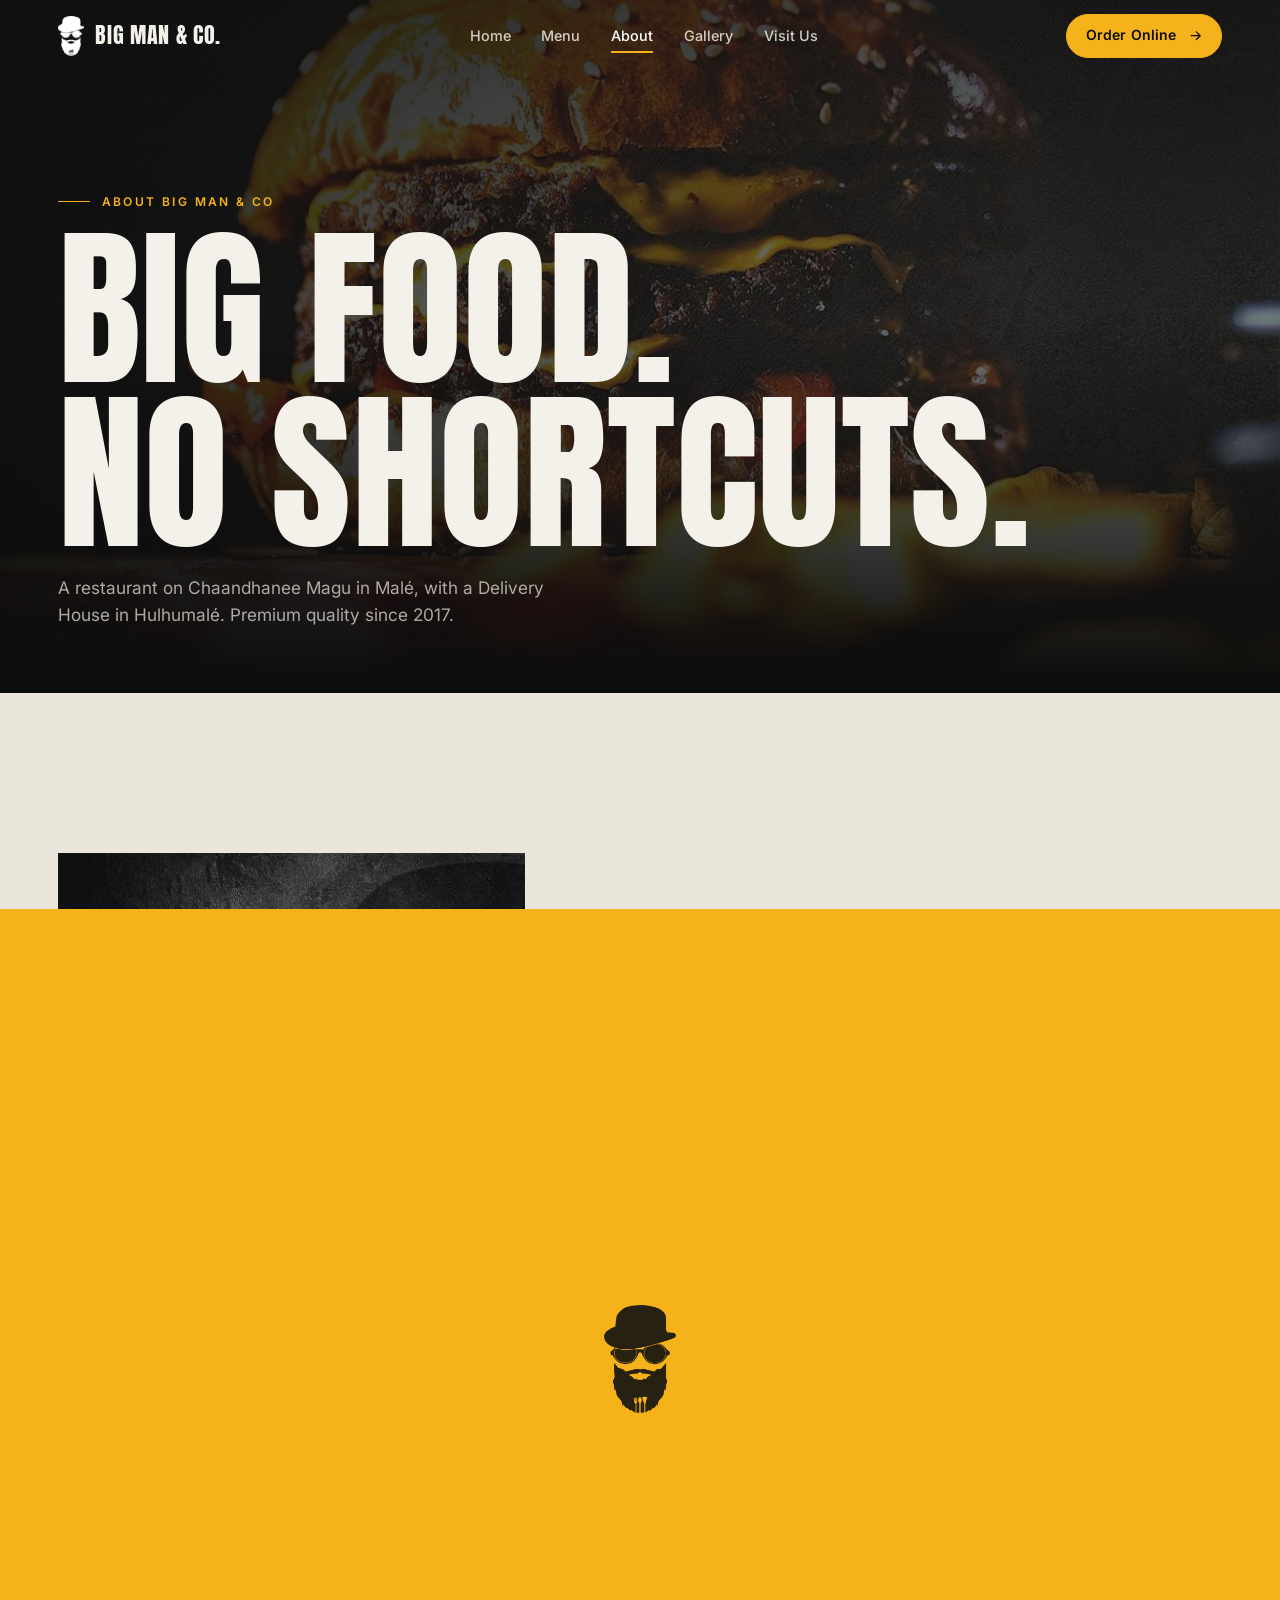
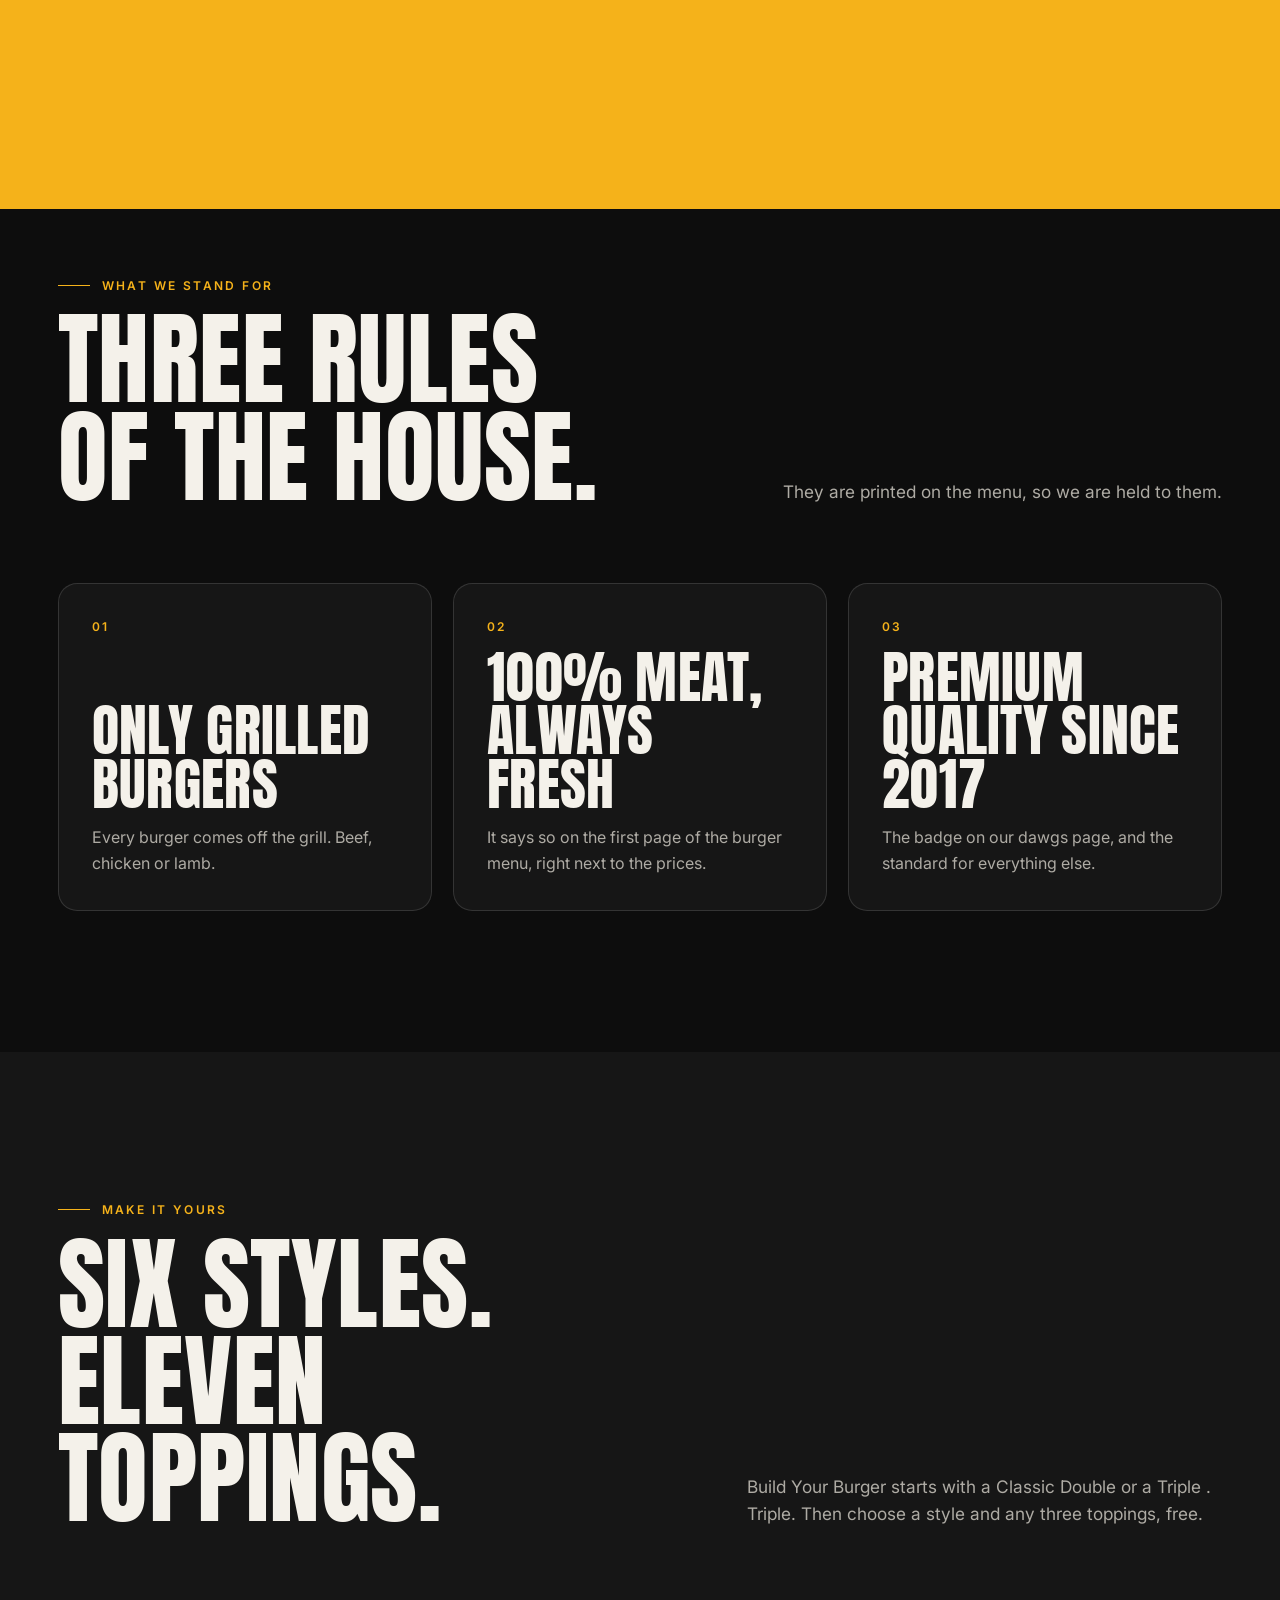
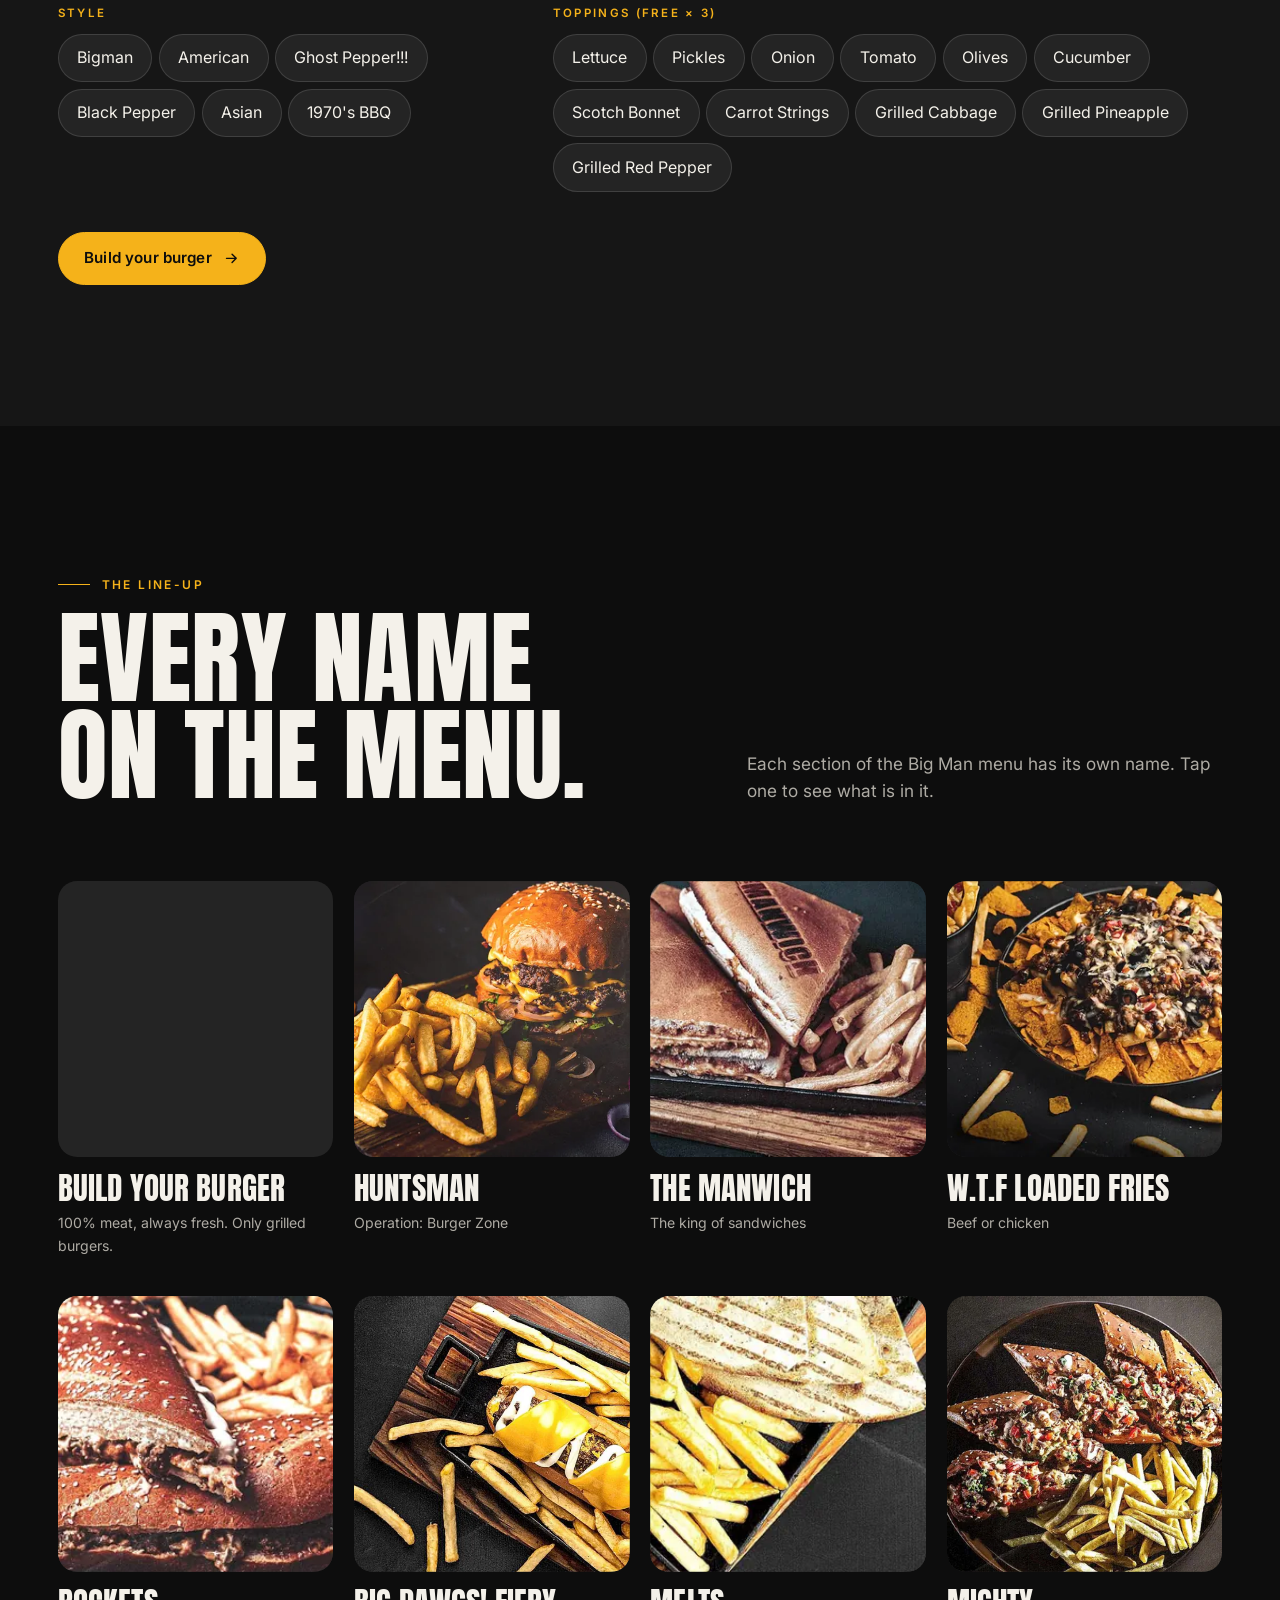
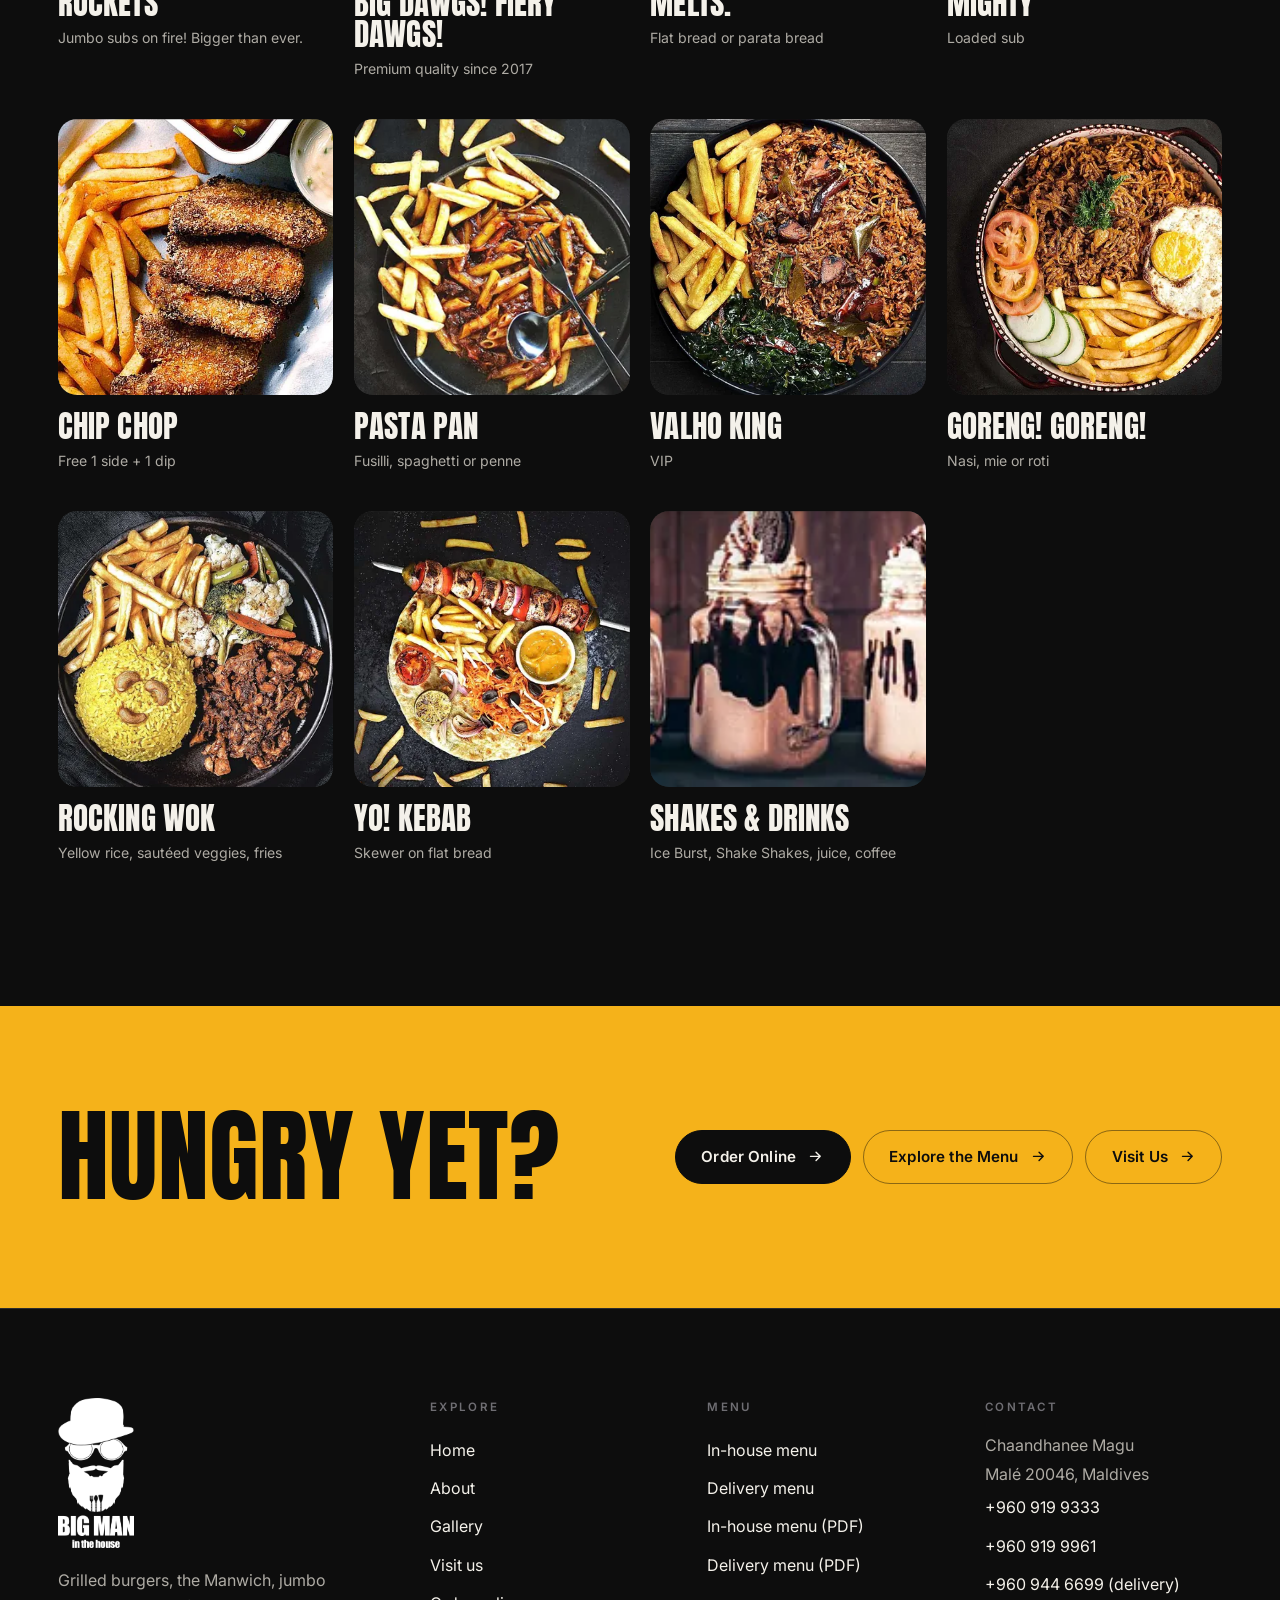
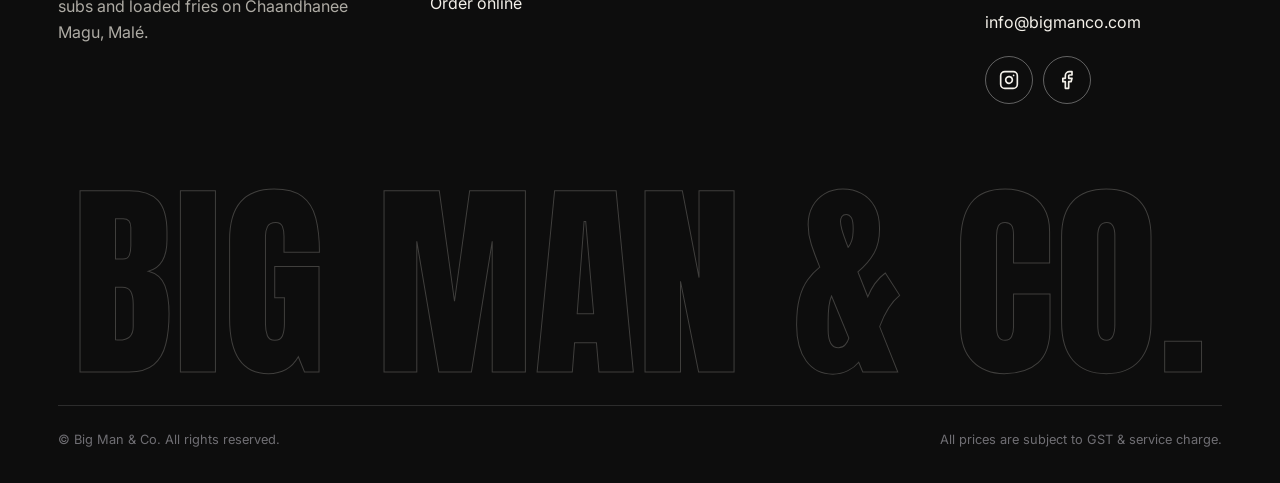
<file: about.html>
<!doctype html>
<html lang="en">
<head>
<meta charset="utf-8">
<meta name="viewport" content="width=device-width, initial-scale=1, viewport-fit=cover">
<title>About — Big Man &amp; Co, Malé</title>
<meta name="description" content="About Big Man &amp; Co: only grilled burgers, 100% meat that is always fresh, the Manwich, jumbo subs and Maldivian favourites, on Chaandhanee Magu in Malé since 2017.">
<link rel="canonical" href="https://bigmanco.com/about.html">
<meta name="theme-color" content="#0d0d0d">
<meta property="og:type" content="website">
<meta property="og:site_name" content="Big Man &amp; Co">
<meta property="og:title" content="About — Big Man &amp; Co, Malé">
<meta property="og:description" content="About Big Man &amp; Co: only grilled burgers, 100% meat that is always fresh, the Manwich, jumbo subs and Maldivian favourites, on Chaandhanee Magu in Malé since 2017.">
<meta property="og:url" content="https://bigmanco.com/about.html">
<meta property="og:image" content="https://bigmanco.com/assets/img/og-image.jpg">
<meta property="og:image:width" content="1200">
<meta property="og:image:height" content="630">
<meta name="twitter:card" content="summary_large_image">
<link rel="icon" href="assets/img/brand/favicon.png" type="image/png">
<link rel="apple-touch-icon" href="assets/img/brand/apple-touch-icon.png">
<link rel="manifest" href="site.webmanifest">
<script>document.documentElement.classList.add('js');try{if(sessionStorage.getItem('bm-nav')){sessionStorage.removeItem('bm-nav');document.documentElement.classList.add('from-nav')}}catch(e){}</script>
<link rel="preconnect" href="https://fonts.googleapis.com">
<link rel="preconnect" href="https://fonts.gstatic.com" crossorigin>
<link href="https://fonts.googleapis.com/css2?family=Anton&amp;family=Inter:wght@400;500;600&amp;display=swap" rel="stylesheet">
<link rel="stylesheet" href="assets/css/styles.css">
<script type="application/ld+json">{"@context":"https://schema.org","@type":"Restaurant","name":"Big Man & Co","alternateName":"BIG MAN","url":"https://bigmanco.com","image":"https://bigmanco.com/assets/img/og-image.jpg","logo":"https://bigmanco.com/assets/img/brand/logo-square-512.png","telephone":"+9609199333","email":"info@bigmanco.com","address":{"@type":"PostalAddress","streetAddress":"Chaandhanee Magu","addressLocality":"Malé","postalCode":"20046","addressCountry":"MV"},"servesCuisine":["Burgers","Sandwiches"],"hasMenu":"https://bigmanco.com/menu.html","potentialAction":{"@type":"OrderAction","target":"https://bigmanco.com/order.html"},"sameAs":["https://www.instagram.com/bigman.ith/","https://www.facebook.com/bigman.ith"]}</script>
<script src="assets/js/main.js" defer></script>
</head>
<body>
<a class="skip" href="#main">Skip to content</a>
<div class="wipe" aria-hidden="true"><img src="assets/img/brand/logo-mark-black.webp" width="266" height="400" alt=""></div>
<header class="nav">
  <div class="wrap nav__inner">
    <a class="brand" href="index.html" aria-label="Big Man &amp; Co — home">
      <img src="assets/img/brand/logo-mark-white.webp" width="266" height="400" alt="">
      <span>Big Man &amp; Co.</span>
    </a>
    <nav class="nav__links" aria-label="Primary"><a href="index.html">Home</a><a href="menu.html">Menu</a><a href="about.html" aria-current="page">About</a><a href="gallery.html">Gallery</a><a href="contact.html">Visit Us</a></nav>
    <div class="nav__actions">
      <a class="btn btn--primary btn--sm" href="order.html">Order Online <svg viewBox="0 0 24 24" fill="none" stroke="currentColor" stroke-width="2" stroke-linecap="round" stroke-linejoin="round" aria-hidden="true"><path d="M5 12h14M13 6l6 6-6 6"/></svg></a>
      <button class="nav__toggle" type="button" aria-expanded="false" aria-controls="mobile-menu" aria-label="Open menu"><span></span><span></span></button>
    </div>
  </div>
</header>
<div class="mmenu" id="mobile-menu">
  <nav class="mmenu__links" aria-label="Mobile">
    <a href="index.html" style="--i:0"><small>01</small>Home</a>
    <a href="menu.html" style="--i:1"><small>02</small>Menu</a>
    <a href="about.html" style="--i:2" aria-current="page"><small>03</small>About</a>
    <a href="gallery.html" style="--i:3"><small>04</small>Gallery</a>
    <a href="contact.html" style="--i:4"><small>05</small>Visit Us</a>
  </nav>
  <div class="mmenu__foot">
    <a class="btn btn--primary" href="order.html">Order Online <svg viewBox="0 0 24 24" fill="none" stroke="currentColor" stroke-width="2" stroke-linecap="round" stroke-linejoin="round" aria-hidden="true"><path d="M5 12h14M13 6l6 6-6 6"/></svg></a>
    <div class="row">
      <a class="btn btn--ghost btn--sm" href="menu.html">In-house menu</a>
      <a class="btn btn--ghost btn--sm" href="menu.html?menu=delivery">Delivery menu</a>
    </div>
  </div>
</div>
<main id="main">
<header class="phead">
  <div class="phead__bg"><img src="assets/img/food/triple-burger-960.webp" srcset="assets/img/food/triple-burger-480.webp 480w, assets/img/food/triple-burger-960.webp 960w, assets/img/food/triple-burger-1600.webp 1600w, assets/img/food/triple-burger-1653.webp 1653w" sizes="100vw" width="1653" height="1286" alt="" fetchpriority="high" decoding="async"></div>
  <div class="wrap">
    <p class="eyebrow fade">About Big Man &amp; Co</p>
    <h1 class="display h-xl lines" style="margin-top:1rem"><span class="line" style="--l:0"><span>Big food.</span></span><span class="line" style="--l:1"><span>No shortcuts.</span></span></h1>
    <p class="lede fade" style="--i:1">A restaurant on Chaandhanee Magu in Malé, with a Delivery House in Hulhumalé. Premium quality since 2017.</p>
  </div>
</header>

<section class="section theme-light">
  <div class="wrap story">
    <div class="story__media">
      <div class="a mask"><img src="assets/img/brand/cover-good-to-see-you-960.webp" srcset="assets/img/brand/cover-good-to-see-you-480.webp 480w, assets/img/brand/cover-good-to-see-you-960.webp 960w, assets/img/brand/cover-good-to-see-you-1600.webp 1600w, assets/img/brand/cover-good-to-see-you-1653.webp 1653w" sizes="(min-width:900px) 40vw, 85vw" width="1653" height="2338" alt="Big Man &amp; Co menu cover reading “It’s good to see you!” over the bearded Big Man logo" loading="lazy" decoding="async" data-parallax="24"></div>
      <div class="b mask" style="--i:2"><img src="assets/img/food/manwich-960.webp" srcset="assets/img/food/manwich-480.webp 480w, assets/img/food/manwich-960.webp 960w, assets/img/food/manwich-1600.webp 1600w, assets/img/food/manwich-1653.webp 1653w" sizes="(min-width:900px) 24vw, 45vw" width="1653" height="936" alt="Toasted Manwich branded with its name, served with fries" loading="lazy" decoding="async"></div>
    </div>
    <div class="story__text">
      <p class="eyebrow reveal">The house</p>
      <h2 class="display h-lg lines"><span class="line" style="--l:0"><span>It’s good</span></span><span class="line" style="--l:1"><span>to see you!</span></span></h2>
      <p class="lede reveal">That is the first line on our menu, and we mean it. Big Man serves grilled burgers and a sandwich with its own name branded into the bread.</p>
      <p class="reveal">You can eat in or take away at Chaandhanee Magu, or have it brought to you from the BM Delivery House in Hulhumalé. Either way the menu works the same: pick your plate, pick your protein, pick your style.</p>
      <p class="reveal">Alongside the burgers and subs you will find local favourites: Valho King over rice, rotti, pasta or noodles, and the Keyolhu! nachos with valhomas and rihaakuru cheese.</p>
    </div>
  </div>
</section>

<section class="section">
  <div class="wrap">
    <header class="shead">
      <div>
        <p class="eyebrow reveal">What we stand for</p>
        <h2 class="display h-lg lines"><span class="line" style="--l:0"><span>Three rules</span></span><span class="line" style="--l:1"><span>of the house.</span></span></h2>
      </div>
      <p class="lede reveal">They are printed on the menu, so we are held to them.</p>
    </header>
    <ol class="rules">
      <li class="reveal"><span class="rules__n">01</span><h3 class="display h-md">Only grilled burgers</h3><p>Every burger comes off the grill. Beef, chicken or lamb.</p></li>
      <li class="reveal" style="--i:1"><span class="rules__n">02</span><h3 class="display h-md">100% meat, always fresh</h3><p>It says so on the first page of the burger menu, right next to the prices.</p></li>
      <li class="reveal" style="--i:2"><span class="rules__n">03</span><h3 class="display h-md">Premium quality since 2017</h3><p>The badge on our dawgs page, and the standard for everything else.</p></li>
    </ol>
  </div>
</section>

<section class="section theme-coal">
  <div class="wrap">
    <header class="shead">
      <div>
        <p class="eyebrow reveal">Make it yours</p>
        <h2 class="display h-lg lines"><span class="line" style="--l:0"><span>Six styles.</span></span><span class="line" style="--l:1"><span>Eleven toppings.</span></span></h2>
      </div>
      <p class="lede reveal">Build Your Burger starts with a Classic Double or a Triple . Triple. Then choose a style and any three toppings, free.</p>
    </header>
    <div class="make">
      <div class="reveal"><p class="mblock__label">Style</p><ul class="tags tags--lg"><li>Bigman</li><li>American</li><li>Ghost Pepper!!!</li><li>Black Pepper</li><li>Asian</li><li>1970's BBQ</li></ul></div>
      <div class="reveal" style="--i:1"><p class="mblock__label">Toppings (free × 3)</p><ul class="tags tags--lg"><li>Lettuce</li><li>Pickles</li><li>Onion</li><li>Tomato</li><li>Olives</li><li>Cucumber</li><li>Scotch Bonnet</li><li>Carrot Strings</li><li>Grilled Cabbage</li><li>Grilled Pineapple</li><li>Grilled Red Pepper</li></ul></div>
    </div>
    <p class="reveal" style="margin-top:2.5rem"><a class="btn btn--primary" href="menu.html#build-your-burger">Build your burger <svg viewBox="0 0 24 24" fill="none" stroke="currentColor" stroke-width="2" stroke-linecap="round" stroke-linejoin="round" aria-hidden="true"><path d="M5 12h14M13 6l6 6-6 6"/></svg></a></p>
  </div>
</section>

<section class="section">
  <div class="wrap">
    <header class="shead">
      <div>
        <p class="eyebrow reveal">The line-up</p>
        <h2 class="display h-lg lines"><span class="line" style="--l:0"><span>Every name</span></span><span class="line" style="--l:1"><span>on the menu.</span></span></h2>
      </div>
      <p class="lede reveal">Each section of the Big Man menu has its own name. Tap one to see what is in it.</p>
    </header>
    <ul class="lineup">
      <li><a href="menu.html#build-your-burger"><div class="mask" style="--i:0"><img src="assets/img/food/triple-burger-960.webp" srcset="assets/img/food/triple-burger-480.webp 480w, assets/img/food/triple-burger-960.webp 960w, assets/img/food/triple-burger-1600.webp 1600w, assets/img/food/triple-burger-1653.webp 1653w" sizes="(min-width:1100px) 23vw, (min-width:700px) 31vw, 48vw" width="1653" height="1286" alt="Triple-patty grilled burger with melted cheese on a sesame bun" loading="lazy" decoding="async"></div><h3 class="display h-sm">Build Your Burger</h3><p>100% meat, always fresh. Only grilled burgers.</p></a></li>
      <li><a href="menu.html#huntsman"><div class="mask" style="--i:1"><img src="assets/img/food/burger-and-fries-960.webp" srcset="assets/img/food/burger-and-fries-480.webp 480w, assets/img/food/burger-and-fries-960.webp 960w, assets/img/food/burger-and-fries-1600.webp 1600w, assets/img/food/burger-and-fries-2400.webp 2400w" sizes="(min-width:1100px) 23vw, (min-width:700px) 31vw, 48vw" width="2479" height="1999" alt="Grilled double cheeseburger with a pile of fries on a wooden board" loading="lazy" decoding="async"></div><h3 class="display h-sm">Huntsman</h3><p>Operation: Burger Zone</p></a></li>
      <li><a href="menu.html#manwich"><div class="mask" style="--i:2"><img src="assets/img/food/manwich-960.webp" srcset="assets/img/food/manwich-480.webp 480w, assets/img/food/manwich-960.webp 960w, assets/img/food/manwich-1600.webp 1600w, assets/img/food/manwich-1653.webp 1653w" sizes="(min-width:1100px) 23vw, (min-width:700px) 31vw, 48vw" width="1653" height="936" alt="Toasted Manwich sandwich branded with its name, served with fries on a cast-iron tray" loading="lazy" decoding="async"></div><h3 class="display h-sm">The Manwich</h3><p>The king of sandwiches</p></a></li>
      <li><a href="menu.html#loaded-fries"><div class="mask" style="--i:3"><img src="assets/img/food/wtf-nachos-960.webp" srcset="assets/img/food/wtf-nachos-480.webp 480w, assets/img/food/wtf-nachos-960.webp 960w, assets/img/food/wtf-nachos-1600.webp 1600w, assets/img/food/wtf-nachos-2400.webp 2400w" sizes="(min-width:1100px) 23vw, (min-width:700px) 31vw, 48vw" width="2479" height="1526" alt="Bucket of loaded fries beside a plate of loaded nachos with olives and melted cheese" loading="lazy" decoding="async"></div><h3 class="display h-sm">W.T.F Loaded Fries</h3><p>Beef or chicken</p></a></li>
      <li><a href="menu.html#rockets"><div class="mask" style="--i:0"><img src="assets/img/food/rockets-jumbo-sub-960.webp" srcset="assets/img/food/rockets-jumbo-sub-480.webp 480w, assets/img/food/rockets-jumbo-sub-960.webp 960w, assets/img/food/rockets-jumbo-sub-1600.webp 1600w, assets/img/food/rockets-jumbo-sub-1653.webp 1653w" sizes="(min-width:1100px) 23vw, (min-width:700px) 31vw, 48vw" width="1653" height="851" alt="Jumbo sesame sub cut in half, stacked on a plate with fries" loading="lazy" decoding="async"></div><h3 class="display h-sm">Rockets</h3><p>Jumbo subs on fire! Bigger than ever.</p></a></li>
      <li><a href="menu.html#dawgs"><div class="mask" style="--i:1"><img src="assets/img/food/fiery-dawg-884.webp" srcset="assets/img/food/fiery-dawg-480.webp 480w, assets/img/food/fiery-dawg-884.webp 884w" sizes="(min-width:1100px) 23vw, (min-width:700px) 31vw, 48vw" width="884" height="1064" alt="Hot dog topped with cheese slices and sauce on a tray of fries" loading="lazy" decoding="async"></div><h3 class="display h-sm">Big Dawgs! Fiery Dawgs!</h3><p>Premium quality since 2017</p></a></li>
      <li><a href="menu.html#melts"><div class="mask" style="--i:2"><img src="assets/img/food/melts-960.webp" srcset="assets/img/food/melts-480.webp 480w, assets/img/food/melts-960.webp 960w, assets/img/food/melts-1323.webp 1323w" sizes="(min-width:1100px) 23vw, (min-width:700px) 31vw, 48vw" width="1323" height="713" alt="Grilled flat bread melt cut into wedges with fries" loading="lazy" decoding="async"></div><h3 class="display h-sm">Melts.</h3><p>Flat bread or parata bread</p></a></li>
      <li><a href="menu.html#mighty"><div class="mask" style="--i:3"><img src="assets/img/food/mighty-loaded-sub-960.webp" srcset="assets/img/food/mighty-loaded-sub-480.webp 480w, assets/img/food/mighty-loaded-sub-960.webp 960w, assets/img/food/mighty-loaded-sub-1322.webp 1322w" sizes="(min-width:1100px) 23vw, (min-width:700px) 31vw, 48vw" width="1322" height="1059" alt="Four loaded sub halves topped with meat, peppers and sauce beside fries" loading="lazy" decoding="async"></div><h3 class="display h-sm">Mighty</h3><p>Loaded sub</p></a></li>
      <li><a href="menu.html#chip-chop"><div class="mask" style="--i:0"><img src="assets/img/food/chip-chop-827.webp" srcset="assets/img/food/chip-chop-480.webp 480w, assets/img/food/chip-chop-827.webp 827w" sizes="(min-width:1100px) 23vw, (min-width:700px) 31vw, 48vw" width="827" height="1169" alt="Crumbed fillets with seasoned fries, mashed potato and dip" loading="lazy" decoding="async"></div><h3 class="display h-sm">Chip Chop</h3><p>Free 1 side + 1 dip</p></a></li>
      <li><a href="menu.html#pasta-pan"><div class="mask" style="--i:1"><img src="assets/img/food/pasta-pan-960.webp" srcset="assets/img/food/pasta-pan-480.webp 480w, assets/img/food/pasta-pan-960.webp 960w, assets/img/food/pasta-pan-1600.webp 1600w, assets/img/food/pasta-pan-1653.webp 1653w" sizes="(min-width:1100px) 23vw, (min-width:700px) 31vw, 48vw" width="1653" height="1122" alt="Penne in a dark sauce on a black plate, scattered with fries" loading="lazy" decoding="async"></div><h3 class="display h-sm">Pasta Pan</h3><p>Fusilli, spaghetti or penne</p></a></li>
      <li><a href="menu.html#valho-king"><div class="mask" style="--i:2"><img src="assets/img/food/valho-king-960.webp" srcset="assets/img/food/valho-king-480.webp 480w, assets/img/food/valho-king-960.webp 960w, assets/img/food/valho-king-1388.webp 1388w" sizes="(min-width:1100px) 23vw, (min-width:700px) 31vw, 48vw" width="1388" height="1239" alt="Spiced rice with fries and fried greens on a black plate" loading="lazy" decoding="async"></div><h3 class="display h-sm">Valho King</h3><p>VIP</p></a></li>
      <li><a href="menu.html#goreng"><div class="mask" style="--i:3"><img src="assets/img/food/goreng-goreng-960.webp" srcset="assets/img/food/goreng-goreng-480.webp 480w, assets/img/food/goreng-goreng-960.webp 960w, assets/img/food/goreng-goreng-1600.webp 1600w, assets/img/food/goreng-goreng-1653.webp 1653w" sizes="(min-width:1100px) 23vw, (min-width:700px) 31vw, 48vw" width="1653" height="1485" alt="Goreng in a red bowl with a fried egg, fries, tomato and cucumber" loading="lazy" decoding="async"></div><h3 class="display h-sm">Goreng! Goreng!</h3><p>Nasi, mie or roti</p></a></li>
      <li><a href="menu.html#rocking-wok"><div class="mask" style="--i:0"><img src="assets/img/food/rocking-wok-960.webp" srcset="assets/img/food/rocking-wok-480.webp 480w, assets/img/food/rocking-wok-960.webp 960w, assets/img/food/rocking-wok-1600.webp 1600w, assets/img/food/rocking-wok-1653.webp 1653w" sizes="(min-width:1100px) 23vw, (min-width:700px) 31vw, 48vw" width="1653" height="1309" alt="Wok plate with yellow rice, sautéed vegetables, fries and glazed meat" loading="lazy" decoding="async"></div><h3 class="display h-sm">Rocking Wok</h3><p>Yellow rice, sautéed veggies, fries</p></a></li>
      <li><a href="menu.html#yo-kebab"><div class="mask" style="--i:1"><img src="assets/img/food/yo-kebab-960.webp" srcset="assets/img/food/yo-kebab-480.webp 480w, assets/img/food/yo-kebab-960.webp 960w, assets/img/food/yo-kebab-1600.webp 1600w, assets/img/food/yo-kebab-1653.webp 1653w" sizes="(min-width:1100px) 23vw, (min-width:700px) 31vw, 48vw" width="1653" height="1379" alt="Grilled kebab skewer over flat bread with fries, slaw and dip" loading="lazy" decoding="async"></div><h3 class="display h-sm">Yo! Kebab</h3><p>Skewer on flat bread</p></a></li>
      <li><a href="menu.html#drinks"><div class="mask" style="--i:2"><img src="assets/img/food/shake-shakes-960.webp" srcset="assets/img/food/shake-shakes-480.webp 480w, assets/img/food/shake-shakes-960.webp 960w, assets/img/food/shake-shakes-1600.webp 1600w, assets/img/food/shake-shakes-1653.webp 1653w" sizes="(min-width:1100px) 23vw, (min-width:700px) 31vw, 48vw" width="1653" height="510" alt="Five milkshakes in mason jars topped with whipped cream" loading="lazy" decoding="async"></div><h3 class="display h-sm">Shakes &amp; Drinks</h3><p>Ice Burst, Shake Shakes, juice, coffee</p></a></li>
    </ul>
  </div>
</section>

<section class="section band">
  <div class="wrap band__inner">
    <h2 class="display h-lg lines"><span class="line" style="--l:0"><span>Hungry yet?</span></span></h2>
    <div class="hero__cta reveal">
      <a class="btn btn--dark" href="order.html">Order Online <svg viewBox="0 0 24 24" fill="none" stroke="currentColor" stroke-width="2" stroke-linecap="round" stroke-linejoin="round" aria-hidden="true"><path d="M5 12h14M13 6l6 6-6 6"/></svg></a>
      <a class="btn btn--line-dark" href="menu.html">Explore the Menu <svg viewBox="0 0 24 24" fill="none" stroke="currentColor" stroke-width="2" stroke-linecap="round" stroke-linejoin="round" aria-hidden="true"><path d="M5 12h14M13 6l6 6-6 6"/></svg></a>
      <a class="btn btn--line-dark" href="contact.html">Visit Us <svg viewBox="0 0 24 24" fill="none" stroke="currentColor" stroke-width="2" stroke-linecap="round" stroke-linejoin="round" aria-hidden="true"><path d="M5 12h14M13 6l6 6-6 6"/></svg></a>
    </div>
  </div>
</section>
</main>
<footer class="footer">
  <div class="wrap">
    <div class="footer__top">
      <div class="footer__brand reveal">
        <img src="assets/img/brand/logo-full-white.webp" width="461" height="900" alt="Big Man in the house — logo" loading="lazy">
        <p>Grilled burgers, the Manwich, jumbo subs and loaded fries on Chaandhanee Magu, Malé.</p>
      </div>
      <nav class="reveal" style="--i:1" aria-label="Footer">
        <h3>Explore</h3>
        <ul>
          <li><a href="index.html">Home</a></li>
          <li><a href="about.html">About</a></li>
          <li><a href="gallery.html">Gallery</a></li>
          <li><a href="contact.html">Visit us</a></li>
          <li><a href="order.html">Order online</a></li>
        </ul>
      </nav>
      <nav class="reveal" style="--i:2" aria-label="Menus and ordering">
        <h3>Menu</h3>
        <ul>
          <li><a href="menu.html">In-house menu</a></li>
          <li><a href="menu.html?menu=delivery">Delivery menu</a></li>
          <li><a href="https://bigmanco.com/menu/inhouse" target="_blank" rel="noopener">In-house menu (PDF)</a></li>
          <li><a href="https://bigmanco.com/menu/delivery" target="_blank" rel="noopener">Delivery menu (PDF)</a></li>
        </ul>
      </nav>
      <div class="reveal" style="--i:3">
        <h3>Contact</h3>
        <address>
          <span>Chaandhanee Magu</span>
          <span>Malé 20046, Maldives</span>
          <a href="tel:+9609199333">+960 919 9333</a>
          <a href="tel:+9609199961">+960 919 9961</a>
          <a href="tel:+9609446699">+960 944 6699 (delivery)</a>
          <a href="mailto:info@bigmanco.com">info@bigmanco.com</a>
          <span class="socials"><a href="https://www.instagram.com/bigman.ith/" target="_blank" rel="noopener" aria-label="Big Man on Instagram" title="Instagram"><svg viewBox="0 0 24 24" fill="none" stroke="currentColor" stroke-width="2" stroke-linecap="round" stroke-linejoin="round" aria-hidden="true"><rect x="2" y="2" width="20" height="20" rx="5"/><path d="M16 11.37A4 4 0 1 1 12.63 8 4 4 0 0 1 16 11.37z"/><path d="M17.5 6.5h.01"/></svg></a><a href="https://www.facebook.com/bigman.ith" target="_blank" rel="noopener" aria-label="Big Man on Facebook" title="Facebook"><svg viewBox="0 0 24 24" fill="none" stroke="currentColor" stroke-width="2" stroke-linecap="round" stroke-linejoin="round" aria-hidden="true"><path d="M18 2h-3a5 5 0 0 0-5 5v3H7v4h3v8h4v-8h3l1-4h-4V7a1 1 0 0 1 1-1h3z"/></svg></a></span>
        </address>
      </div>
    </div>
    <p class="display footer__big" aria-hidden="true">Big Man &amp; Co.</p>
    <div class="footer__base">
      <span>© Big Man &amp; Co. All rights reserved.</span>
      <span>All prices are subject to GST &amp; service charge.</span>
    </div>
  </div>
</footer>
</body>
</html>
</file>
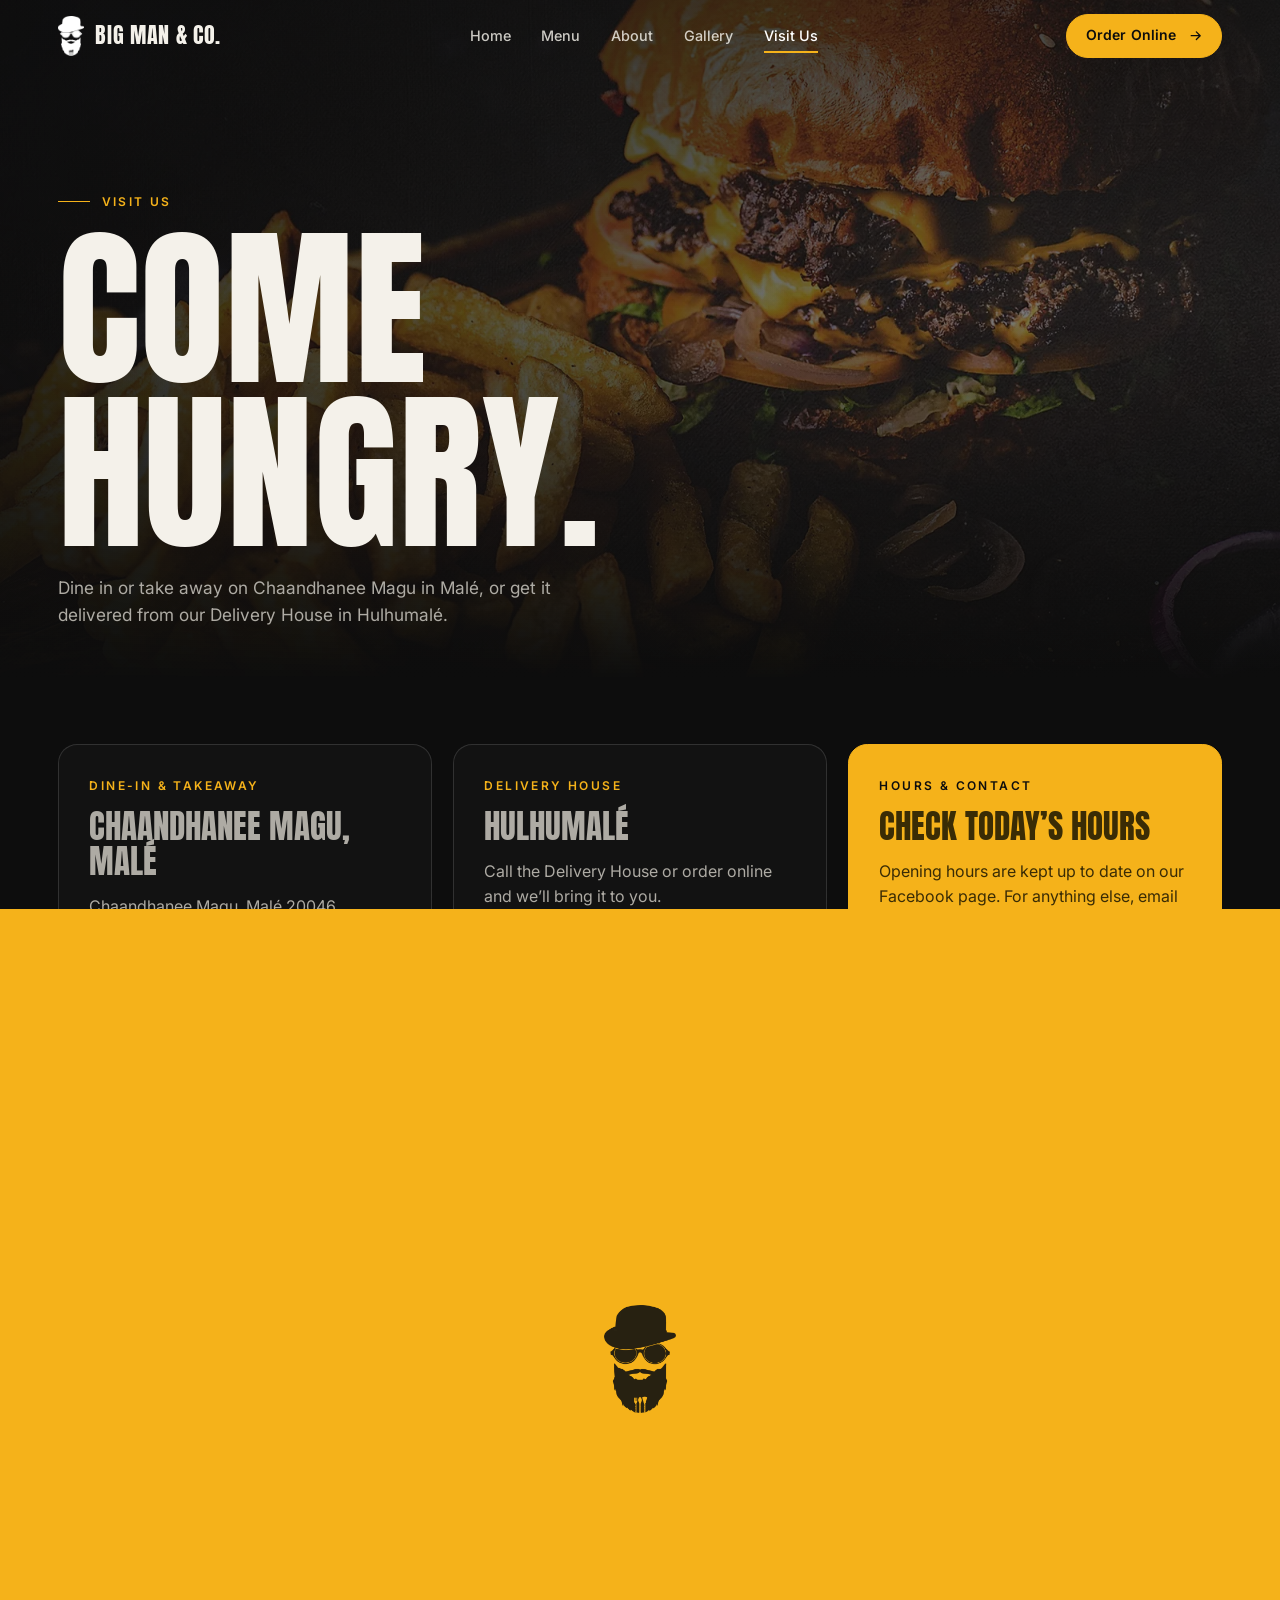
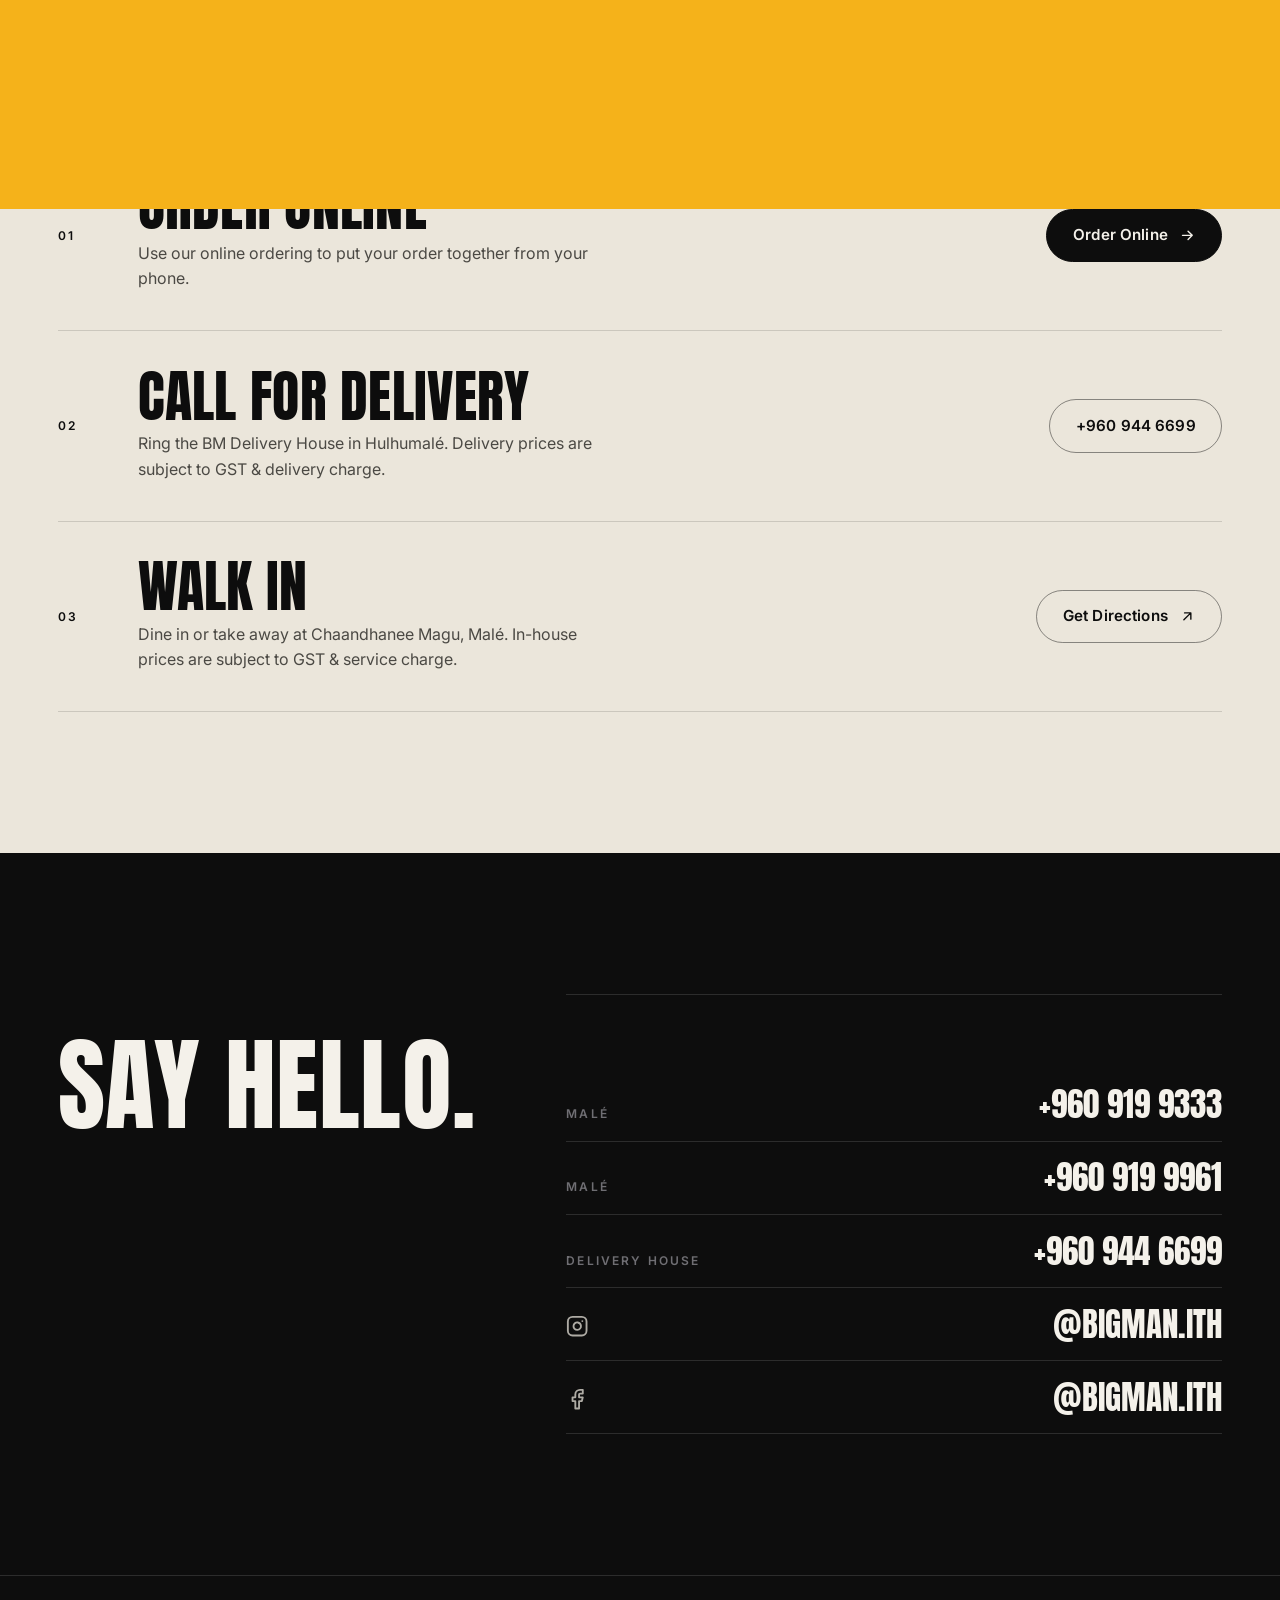
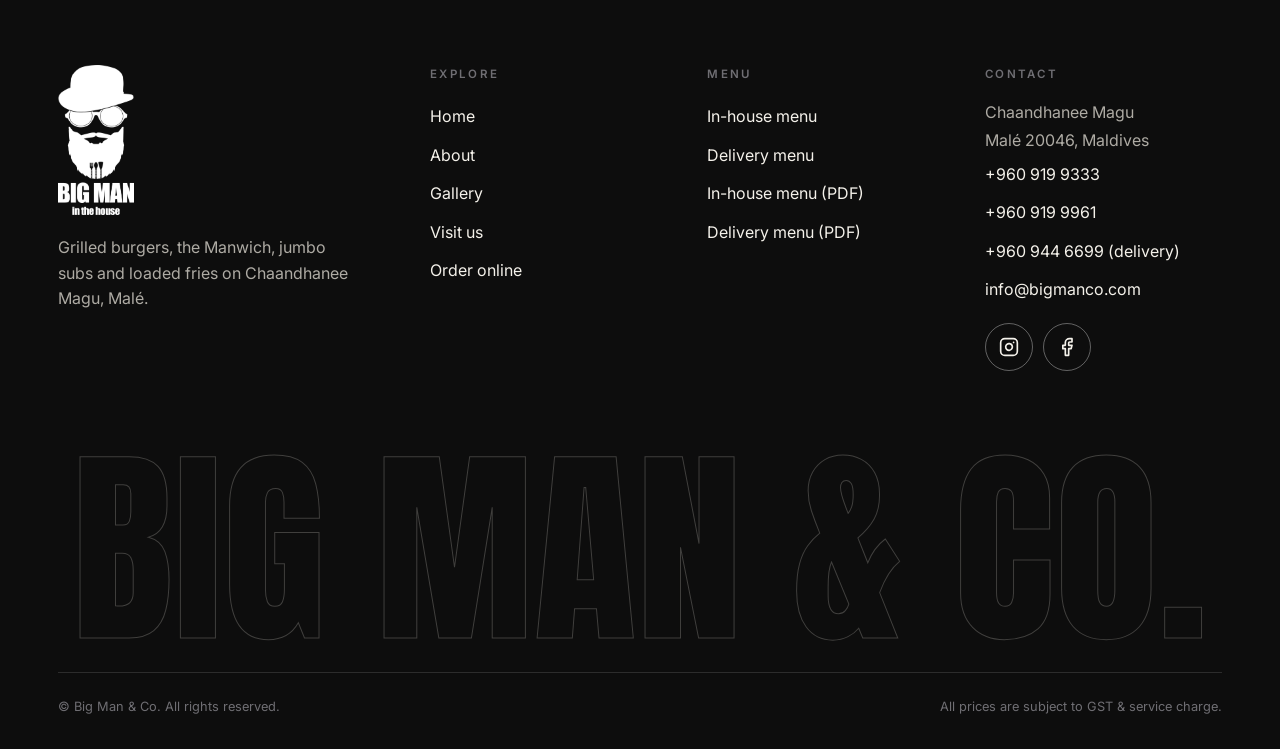
<file: contact.html>
<!doctype html>
<html lang="en">
<head>
<meta charset="utf-8">
<meta name="viewport" content="width=device-width, initial-scale=1, viewport-fit=cover">
<title>Visit Us &amp; Contact — Big Man &amp; Co, Malé</title>
<meta name="description" content="Find Big Man &amp; Co on Chaandhanee Magu, Malé. Call +960 919 9333, order online, or ring the Delivery House in Hulhumalé on +960 944 6699.">
<link rel="canonical" href="https://bigmanco.com/contact.html">
<meta name="theme-color" content="#0d0d0d">
<meta property="og:type" content="website">
<meta property="og:site_name" content="Big Man &amp; Co">
<meta property="og:title" content="Visit Us &amp; Contact — Big Man &amp; Co, Malé">
<meta property="og:description" content="Find Big Man &amp; Co on Chaandhanee Magu, Malé. Call +960 919 9333, order online, or ring the Delivery House in Hulhumalé on +960 944 6699.">
<meta property="og:url" content="https://bigmanco.com/contact.html">
<meta property="og:image" content="https://bigmanco.com/assets/img/og-image.jpg">
<meta property="og:image:width" content="1200">
<meta property="og:image:height" content="630">
<meta name="twitter:card" content="summary_large_image">
<link rel="icon" href="assets/img/brand/favicon.png" type="image/png">
<link rel="apple-touch-icon" href="assets/img/brand/apple-touch-icon.png">
<link rel="manifest" href="site.webmanifest">
<script>document.documentElement.classList.add('js');try{if(sessionStorage.getItem('bm-nav')){sessionStorage.removeItem('bm-nav');document.documentElement.classList.add('from-nav')}}catch(e){}</script>
<link rel="preconnect" href="https://fonts.googleapis.com">
<link rel="preconnect" href="https://fonts.gstatic.com" crossorigin>
<link href="https://fonts.googleapis.com/css2?family=Anton&amp;family=Inter:wght@400;500;600&amp;display=swap" rel="stylesheet">
<link rel="stylesheet" href="assets/css/styles.css">
<script type="application/ld+json">{"@context":"https://schema.org","@type":"Restaurant","name":"Big Man & Co","alternateName":"BIG MAN","url":"https://bigmanco.com","image":"https://bigmanco.com/assets/img/og-image.jpg","logo":"https://bigmanco.com/assets/img/brand/logo-square-512.png","telephone":"+9609199333","email":"info@bigmanco.com","address":{"@type":"PostalAddress","streetAddress":"Chaandhanee Magu","addressLocality":"Malé","postalCode":"20046","addressCountry":"MV"},"servesCuisine":["Burgers","Sandwiches"],"hasMenu":"https://bigmanco.com/menu.html","potentialAction":{"@type":"OrderAction","target":"https://bigmanco.com/order.html"},"sameAs":["https://www.instagram.com/bigman.ith/","https://www.facebook.com/bigman.ith"]}</script>
<script src="assets/js/main.js" defer></script>
</head>
<body>
<a class="skip" href="#main">Skip to content</a>
<div class="wipe" aria-hidden="true"><img src="assets/img/brand/logo-mark-black.webp" width="266" height="400" alt=""></div>
<header class="nav">
  <div class="wrap nav__inner">
    <a class="brand" href="index.html" aria-label="Big Man &amp; Co — home">
      <img src="assets/img/brand/logo-mark-white.webp" width="266" height="400" alt="">
      <span>Big Man &amp; Co.</span>
    </a>
    <nav class="nav__links" aria-label="Primary"><a href="index.html">Home</a><a href="menu.html">Menu</a><a href="about.html">About</a><a href="gallery.html">Gallery</a><a href="contact.html" aria-current="page">Visit Us</a></nav>
    <div class="nav__actions">
      <a class="btn btn--primary btn--sm" href="order.html">Order Online <svg viewBox="0 0 24 24" fill="none" stroke="currentColor" stroke-width="2" stroke-linecap="round" stroke-linejoin="round" aria-hidden="true"><path d="M5 12h14M13 6l6 6-6 6"/></svg></a>
      <button class="nav__toggle" type="button" aria-expanded="false" aria-controls="mobile-menu" aria-label="Open menu"><span></span><span></span></button>
    </div>
  </div>
</header>
<div class="mmenu" id="mobile-menu">
  <nav class="mmenu__links" aria-label="Mobile">
    <a href="index.html" style="--i:0"><small>01</small>Home</a>
    <a href="menu.html" style="--i:1"><small>02</small>Menu</a>
    <a href="about.html" style="--i:2"><small>03</small>About</a>
    <a href="gallery.html" style="--i:3"><small>04</small>Gallery</a>
    <a href="contact.html" style="--i:4" aria-current="page"><small>05</small>Visit Us</a>
  </nav>
  <div class="mmenu__foot">
    <a class="btn btn--primary" href="order.html">Order Online <svg viewBox="0 0 24 24" fill="none" stroke="currentColor" stroke-width="2" stroke-linecap="round" stroke-linejoin="round" aria-hidden="true"><path d="M5 12h14M13 6l6 6-6 6"/></svg></a>
    <div class="row">
      <a class="btn btn--ghost btn--sm" href="menu.html">In-house menu</a>
      <a class="btn btn--ghost btn--sm" href="menu.html?menu=delivery">Delivery menu</a>
    </div>
  </div>
</div>
<main id="main">
<header class="phead">
  <div class="phead__bg"><img src="assets/img/food/burger-and-fries-960.webp" srcset="assets/img/food/burger-and-fries-480.webp 480w, assets/img/food/burger-and-fries-960.webp 960w, assets/img/food/burger-and-fries-1600.webp 1600w, assets/img/food/burger-and-fries-2400.webp 2400w" sizes="100vw" width="2479" height="1999" alt="" fetchpriority="high" decoding="async"></div>
  <div class="wrap">
    <p class="eyebrow fade">Visit us</p>
    <h1 class="display h-xl lines" style="margin-top:1rem"><span class="line" style="--l:0"><span>Come</span></span><span class="line" style="--l:1"><span>hungry.</span></span></h1>
    <p class="lede fade" style="--i:1">Dine in or take away on Chaandhanee Magu in Malé, or get it delivered from our Delivery House in Hulhumalé.</p>
  </div>
</header>

<section class="section" style="padding-top:clamp(2rem,4vw,3.5rem)">
  <div class="wrap">
    <div class="vcards">
      <article class="vcard reveal">
        <h3>Dine-in &amp; takeaway</h3>
        <p class="big">Chaandhanee Magu, Malé</p>
        <address>Chaandhanee Magu, Malé 20046, Maldives</address>
        <div class="tel"><a href="tel:+9609199333"><svg viewBox="0 0 24 24" fill="none" stroke="currentColor" stroke-width="2" stroke-linecap="round" stroke-linejoin="round" aria-hidden="true"><path d="M22 16.92v3a2 2 0 0 1-2.18 2 19.79 19.79 0 0 1-8.63-3.07 19.5 19.5 0 0 1-6-6 19.79 19.79 0 0 1-3.07-8.67A2 2 0 0 1 4.11 2h3a2 2 0 0 1 2 1.72 12.84 12.84 0 0 0 .7 2.81 2 2 0 0 1-.45 2.11L8.09 9.91a16 16 0 0 0 6 6l1.27-1.27a2 2 0 0 1 2.11-.45 12.84 12.84 0 0 0 2.81.7A2 2 0 0 1 22 16.92z"/></svg><span>+960 919 9333</span></a><a href="tel:+9609199961"><svg viewBox="0 0 24 24" fill="none" stroke="currentColor" stroke-width="2" stroke-linecap="round" stroke-linejoin="round" aria-hidden="true"><path d="M22 16.92v3a2 2 0 0 1-2.18 2 19.79 19.79 0 0 1-8.63-3.07 19.5 19.5 0 0 1-6-6 19.79 19.79 0 0 1-3.07-8.67A2 2 0 0 1 4.11 2h3a2 2 0 0 1 2 1.72 12.84 12.84 0 0 0 .7 2.81 2 2 0 0 1-.45 2.11L8.09 9.91a16 16 0 0 0 6 6l1.27-1.27a2 2 0 0 1 2.11-.45 12.84 12.84 0 0 0 2.81.7A2 2 0 0 1 22 16.92z"/></svg><span>+960 919 9961</span></a></div>
        <a class="link-arrow" href="https://www.google.com/maps/search/?api=1&amp;query=Big+Man+Chaandhanee+Magu+Male+Maldives" target="_blank" rel="noopener">Open in Google Maps <svg viewBox="0 0 24 24" fill="none" stroke="currentColor" stroke-width="2" stroke-linecap="round" stroke-linejoin="round" aria-hidden="true"><path d="M7 17 17 7M8 7h9v9"/></svg></a>
      </article>
      <article class="vcard reveal" style="--i:1">
        <h3>Delivery House</h3>
        <p class="big">Hulhumalé</p>
        <p>Call the Delivery House or order online and we’ll bring it to you.</p>
        <div class="tel"><a href="tel:+9609446699"><svg viewBox="0 0 24 24" fill="none" stroke="currentColor" stroke-width="2" stroke-linecap="round" stroke-linejoin="round" aria-hidden="true"><path d="M22 16.92v3a2 2 0 0 1-2.18 2 19.79 19.79 0 0 1-8.63-3.07 19.5 19.5 0 0 1-6-6 19.79 19.79 0 0 1-3.07-8.67A2 2 0 0 1 4.11 2h3a2 2 0 0 1 2 1.72 12.84 12.84 0 0 0 .7 2.81 2 2 0 0 1-.45 2.11L8.09 9.91a16 16 0 0 0 6 6l1.27-1.27a2 2 0 0 1 2.11-.45 12.84 12.84 0 0 0 2.81.7A2 2 0 0 1 22 16.92z"/></svg><span>+960 944 6699</span></a></div>
        <a class="link-arrow" href="menu.html?menu=delivery">See the delivery menu <svg viewBox="0 0 24 24" fill="none" stroke="currentColor" stroke-width="2" stroke-linecap="round" stroke-linejoin="round" aria-hidden="true"><path d="M5 12h14M13 6l6 6-6 6"/></svg></a>
      </article>
      <article class="vcard vcard--accent reveal" style="--i:2">
        <h3>Hours &amp; contact</h3>
        <p class="big">Check today’s hours</p>
        <p>Opening hours are kept up to date on our Facebook page. For anything else, email <a href="mailto:info@bigmanco.com"><strong>info@bigmanco.com</strong></a>.</p>
        <a class="btn btn--dark" href="https://www.facebook.com/bigman.ith" target="_blank" rel="noopener">Hours on Facebook <svg viewBox="0 0 24 24" fill="none" stroke="currentColor" stroke-width="2" stroke-linecap="round" stroke-linejoin="round" aria-hidden="true"><path d="M7 17 17 7M8 7h9v9"/></svg></a>
      </article>
    </div>
  </div>
</section>

<section class="section theme-light">
  <div class="wrap">
    <header class="shead">
      <div>
        <p class="eyebrow reveal">Three ways to eat</p>
        <h2 class="display h-lg lines"><span class="line" style="--l:0"><span>Pick your</span></span><span class="line" style="--l:1"><span>route.</span></span></h2>
      </div>
      <p class="lede reveal">However you want it, the next step is one tap away.</p>
    </header>
    <ol class="ways">
      <li class="reveal">
        <span class="ways__n">01</span>
        <div><h3 class="display h-md">Order online</h3><p>Use our online ordering to put your order together from your phone.</p></div>
        <a class="btn btn--dark" href="order.html">Order Online <svg viewBox="0 0 24 24" fill="none" stroke="currentColor" stroke-width="2" stroke-linecap="round" stroke-linejoin="round" aria-hidden="true"><path d="M5 12h14M13 6l6 6-6 6"/></svg></a>
      </li>
      <li class="reveal">
        <span class="ways__n">02</span>
        <div><h3 class="display h-md">Call for delivery</h3><p>Ring the BM Delivery House in Hulhumalé. Delivery prices are subject to GST &amp; delivery charge.</p></div>
        <a class="btn btn--line-dark" href="tel:+9609446699">+960 944 6699</a>
      </li>
      <li class="reveal">
        <span class="ways__n">03</span>
        <div><h3 class="display h-md">Walk in</h3><p>Dine in or take away at Chaandhanee Magu, Malé. In-house prices are subject to GST &amp; service charge.</p></div>
        <a class="btn btn--line-dark" href="https://www.google.com/maps/search/?api=1&amp;query=Big+Man+Chaandhanee+Magu+Male+Maldives" target="_blank" rel="noopener">Get Directions <svg viewBox="0 0 24 24" fill="none" stroke="currentColor" stroke-width="2" stroke-linecap="round" stroke-linejoin="round" aria-hidden="true"><path d="M7 17 17 7M8 7h9v9"/></svg></a>
      </li>
    </ol>
  </div>
</section>

<section class="section">
  <div class="wrap reach">
    <div>
      <p class="eyebrow reveal">Get in touch</p>
      <h2 class="display h-lg lines"><span class="line" style="--l:0"><span>Say hello.</span></span></h2>
    </div>
    <ul class="reach__list">
      <li class="reveal"><span>Email</span><a href="mailto:info@bigmanco.com">info@bigmanco.com</a></li>
      <li class="reveal"><span>Malé</span><a href="tel:+9609199333">+960 919 9333</a></li>
      <li class="reveal"><span>Malé</span><a href="tel:+9609199961">+960 919 9961</a></li>
      <li class="reveal"><span>Delivery House</span><a href="tel:+9609446699">+960 944 6699</a></li>
      <li class="reveal"><span class="reach__icon"><svg viewBox="0 0 24 24" fill="none" stroke="currentColor" stroke-width="2" stroke-linecap="round" stroke-linejoin="round" aria-hidden="true"><rect x="2" y="2" width="20" height="20" rx="5"/><path d="M16 11.37A4 4 0 1 1 12.63 8 4 4 0 0 1 16 11.37z"/><path d="M17.5 6.5h.01"/></svg></span><a href="https://www.instagram.com/bigman.ith/" target="_blank" rel="noopener" aria-label="Big Man on Instagram, @bigman.ith">@bigman.ith</a></li>
      <li class="reveal"><span class="reach__icon"><svg viewBox="0 0 24 24" fill="none" stroke="currentColor" stroke-width="2" stroke-linecap="round" stroke-linejoin="round" aria-hidden="true"><path d="M18 2h-3a5 5 0 0 0-5 5v3H7v4h3v8h4v-8h3l1-4h-4V7a1 1 0 0 1 1-1h3z"/></svg></span><a href="https://www.facebook.com/bigman.ith" target="_blank" rel="noopener" aria-label="Big Man on Facebook, @bigman.ith">@bigman.ith</a></li>
    </ul>
  </div>
</section>
</main>
<footer class="footer">
  <div class="wrap">
    <div class="footer__top">
      <div class="footer__brand reveal">
        <img src="assets/img/brand/logo-full-white.webp" width="461" height="900" alt="Big Man in the house — logo" loading="lazy">
        <p>Grilled burgers, the Manwich, jumbo subs and loaded fries on Chaandhanee Magu, Malé.</p>
      </div>
      <nav class="reveal" style="--i:1" aria-label="Footer">
        <h3>Explore</h3>
        <ul>
          <li><a href="index.html">Home</a></li>
          <li><a href="about.html">About</a></li>
          <li><a href="gallery.html">Gallery</a></li>
          <li><a href="contact.html">Visit us</a></li>
          <li><a href="order.html">Order online</a></li>
        </ul>
      </nav>
      <nav class="reveal" style="--i:2" aria-label="Menus and ordering">
        <h3>Menu</h3>
        <ul>
          <li><a href="menu.html">In-house menu</a></li>
          <li><a href="menu.html?menu=delivery">Delivery menu</a></li>
          <li><a href="https://bigmanco.com/menu/inhouse" target="_blank" rel="noopener">In-house menu (PDF)</a></li>
          <li><a href="https://bigmanco.com/menu/delivery" target="_blank" rel="noopener">Delivery menu (PDF)</a></li>
        </ul>
      </nav>
      <div class="reveal" style="--i:3">
        <h3>Contact</h3>
        <address>
          <span>Chaandhanee Magu</span>
          <span>Malé 20046, Maldives</span>
          <a href="tel:+9609199333">+960 919 9333</a>
          <a href="tel:+9609199961">+960 919 9961</a>
          <a href="tel:+9609446699">+960 944 6699 (delivery)</a>
          <a href="mailto:info@bigmanco.com">info@bigmanco.com</a>
          <span class="socials"><a href="https://www.instagram.com/bigman.ith/" target="_blank" rel="noopener" aria-label="Big Man on Instagram" title="Instagram"><svg viewBox="0 0 24 24" fill="none" stroke="currentColor" stroke-width="2" stroke-linecap="round" stroke-linejoin="round" aria-hidden="true"><rect x="2" y="2" width="20" height="20" rx="5"/><path d="M16 11.37A4 4 0 1 1 12.63 8 4 4 0 0 1 16 11.37z"/><path d="M17.5 6.5h.01"/></svg></a><a href="https://www.facebook.com/bigman.ith" target="_blank" rel="noopener" aria-label="Big Man on Facebook" title="Facebook"><svg viewBox="0 0 24 24" fill="none" stroke="currentColor" stroke-width="2" stroke-linecap="round" stroke-linejoin="round" aria-hidden="true"><path d="M18 2h-3a5 5 0 0 0-5 5v3H7v4h3v8h4v-8h3l1-4h-4V7a1 1 0 0 1 1-1h3z"/></svg></a></span>
        </address>
      </div>
    </div>
    <p class="display footer__big" aria-hidden="true">Big Man &amp; Co.</p>
    <div class="footer__base">
      <span>© Big Man &amp; Co. All rights reserved.</span>
      <span>All prices are subject to GST &amp; service charge.</span>
    </div>
  </div>
</footer>
</body>
</html>
</file>
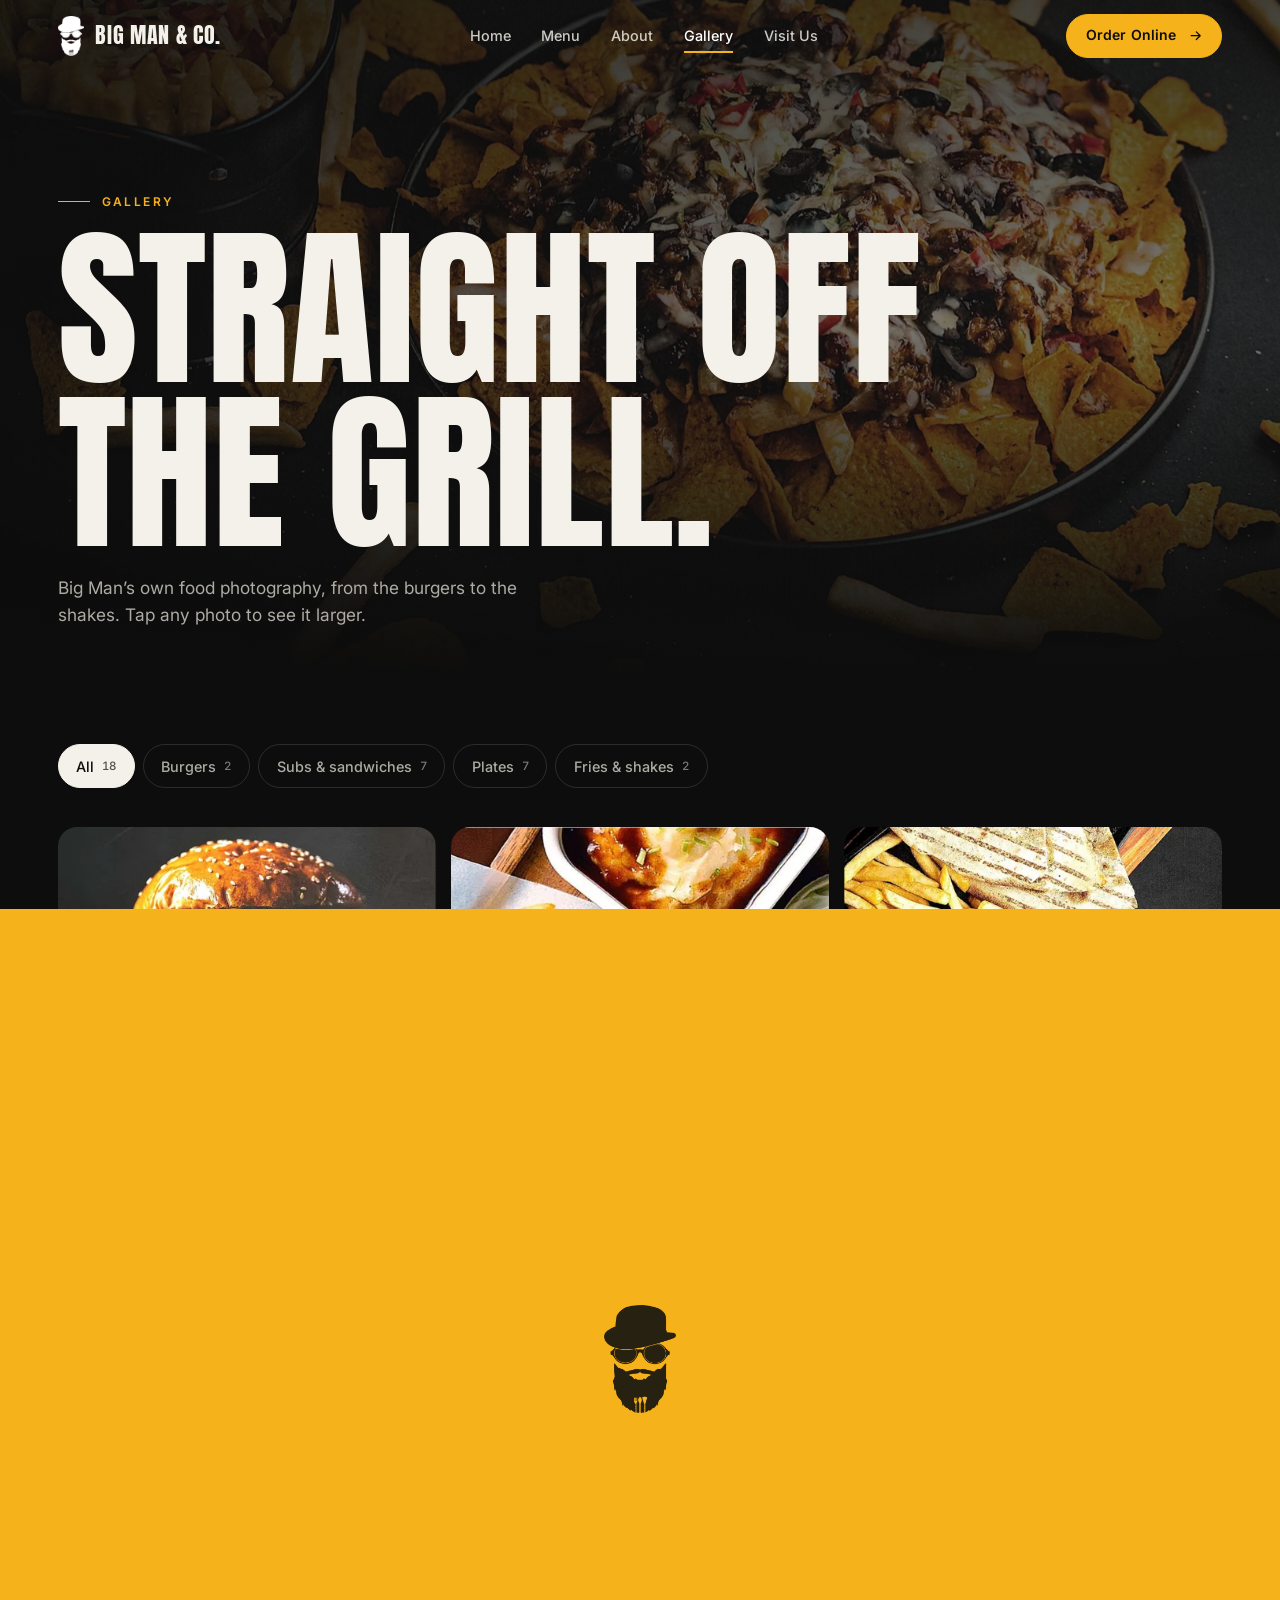
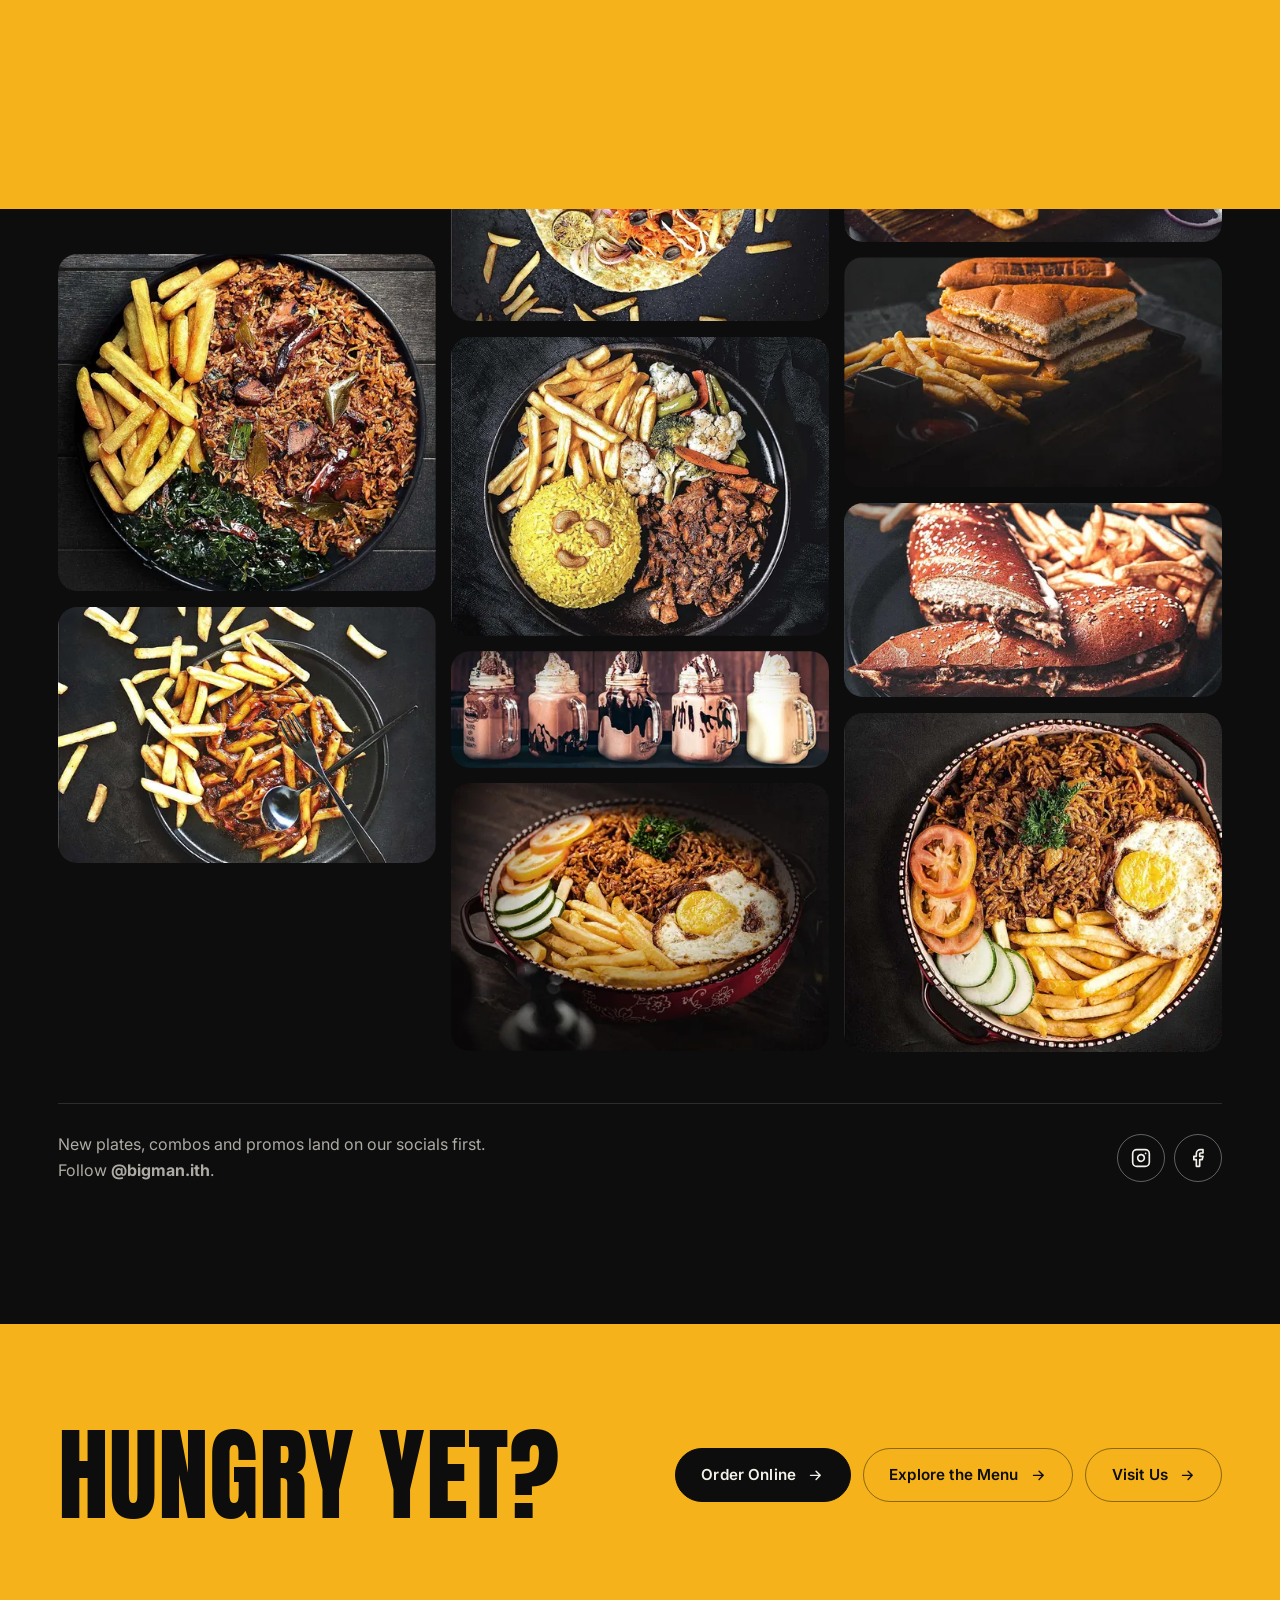
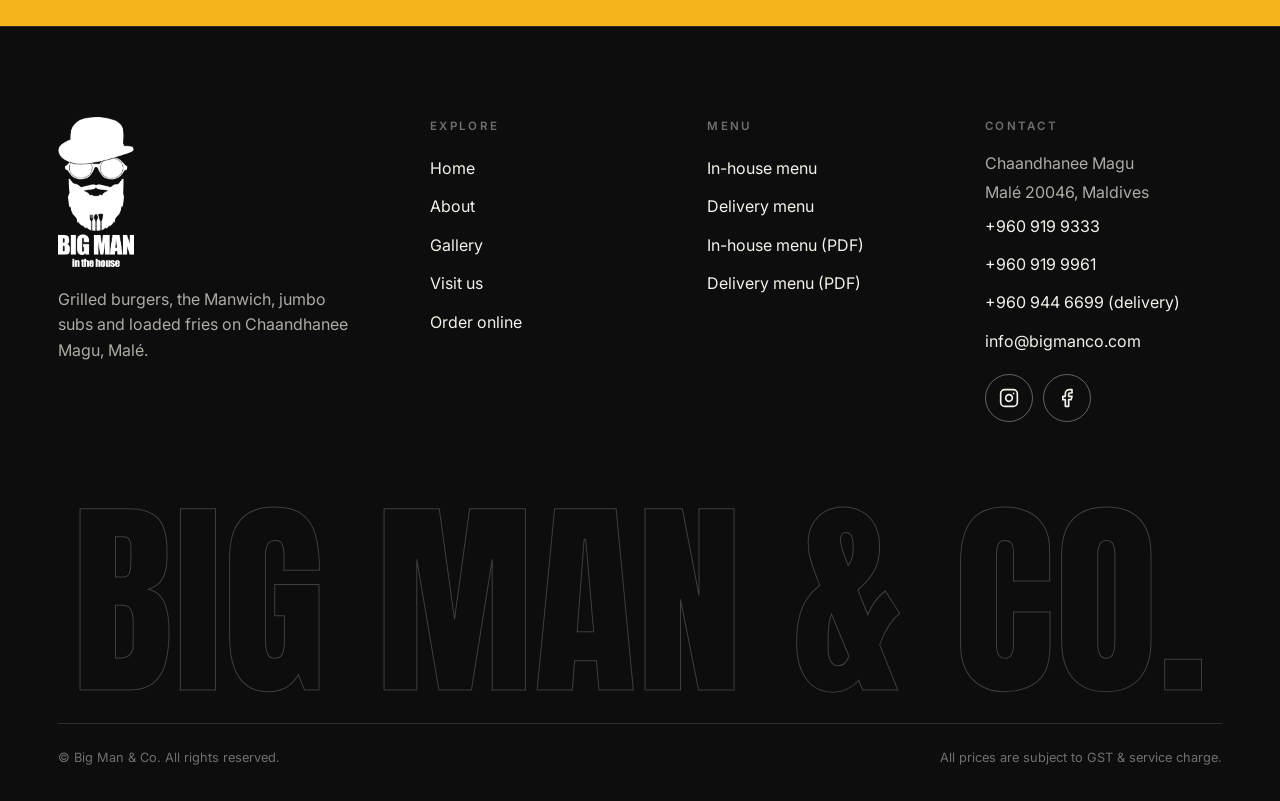
<file: gallery.html>
<!doctype html>
<html lang="en">
<head>
<meta charset="utf-8">
<meta name="viewport" content="width=device-width, initial-scale=1, viewport-fit=cover">
<title>Gallery — Big Man &amp; Co, Malé</title>
<meta name="description" content="Food photography from Big Man &amp; Co in Malé: grilled burgers, the Manwich, Rockets jumbo subs, loaded nachos, wok plates, kebabs and shakes.">
<link rel="canonical" href="https://bigmanco.com/gallery.html">
<meta name="theme-color" content="#0d0d0d">
<meta property="og:type" content="website">
<meta property="og:site_name" content="Big Man &amp; Co">
<meta property="og:title" content="Gallery — Big Man &amp; Co, Malé">
<meta property="og:description" content="Food photography from Big Man &amp; Co in Malé: grilled burgers, the Manwich, Rockets jumbo subs, loaded nachos, wok plates, kebabs and shakes.">
<meta property="og:url" content="https://bigmanco.com/gallery.html">
<meta property="og:image" content="https://bigmanco.com/assets/img/og-image.jpg">
<meta property="og:image:width" content="1200">
<meta property="og:image:height" content="630">
<meta name="twitter:card" content="summary_large_image">
<link rel="icon" href="assets/img/brand/favicon.png" type="image/png">
<link rel="apple-touch-icon" href="assets/img/brand/apple-touch-icon.png">
<link rel="manifest" href="site.webmanifest">
<script>document.documentElement.classList.add('js');try{if(sessionStorage.getItem('bm-nav')){sessionStorage.removeItem('bm-nav');document.documentElement.classList.add('from-nav')}}catch(e){}</script>
<link rel="preconnect" href="https://fonts.googleapis.com">
<link rel="preconnect" href="https://fonts.gstatic.com" crossorigin>
<link href="https://fonts.googleapis.com/css2?family=Anton&amp;family=Inter:wght@400;500;600&amp;display=swap" rel="stylesheet">
<link rel="stylesheet" href="assets/css/styles.css">
<script type="application/ld+json">{"@context":"https://schema.org","@type":"Restaurant","name":"Big Man & Co","alternateName":"BIG MAN","url":"https://bigmanco.com","image":"https://bigmanco.com/assets/img/og-image.jpg","logo":"https://bigmanco.com/assets/img/brand/logo-square-512.png","telephone":"+9609199333","email":"info@bigmanco.com","address":{"@type":"PostalAddress","streetAddress":"Chaandhanee Magu","addressLocality":"Malé","postalCode":"20046","addressCountry":"MV"},"servesCuisine":["Burgers","Sandwiches"],"hasMenu":"https://bigmanco.com/menu.html","potentialAction":{"@type":"OrderAction","target":"https://bigmanco.com/order.html"},"sameAs":["https://www.instagram.com/bigman.ith/","https://www.facebook.com/bigman.ith"]}</script>
<script src="assets/js/main.js" defer></script>
</head>
<body>
<a class="skip" href="#main">Skip to content</a>
<div class="wipe" aria-hidden="true"><img src="assets/img/brand/logo-mark-black.webp" width="266" height="400" alt=""></div>
<header class="nav">
  <div class="wrap nav__inner">
    <a class="brand" href="index.html" aria-label="Big Man &amp; Co — home">
      <img src="assets/img/brand/logo-mark-white.webp" width="266" height="400" alt="">
      <span>Big Man &amp; Co.</span>
    </a>
    <nav class="nav__links" aria-label="Primary"><a href="index.html">Home</a><a href="menu.html">Menu</a><a href="about.html">About</a><a href="gallery.html" aria-current="page">Gallery</a><a href="contact.html">Visit Us</a></nav>
    <div class="nav__actions">
      <a class="btn btn--primary btn--sm" href="order.html">Order Online <svg viewBox="0 0 24 24" fill="none" stroke="currentColor" stroke-width="2" stroke-linecap="round" stroke-linejoin="round" aria-hidden="true"><path d="M5 12h14M13 6l6 6-6 6"/></svg></a>
      <button class="nav__toggle" type="button" aria-expanded="false" aria-controls="mobile-menu" aria-label="Open menu"><span></span><span></span></button>
    </div>
  </div>
</header>
<div class="mmenu" id="mobile-menu">
  <nav class="mmenu__links" aria-label="Mobile">
    <a href="index.html" style="--i:0"><small>01</small>Home</a>
    <a href="menu.html" style="--i:1"><small>02</small>Menu</a>
    <a href="about.html" style="--i:2"><small>03</small>About</a>
    <a href="gallery.html" style="--i:3" aria-current="page"><small>04</small>Gallery</a>
    <a href="contact.html" style="--i:4"><small>05</small>Visit Us</a>
  </nav>
  <div class="mmenu__foot">
    <a class="btn btn--primary" href="order.html">Order Online <svg viewBox="0 0 24 24" fill="none" stroke="currentColor" stroke-width="2" stroke-linecap="round" stroke-linejoin="round" aria-hidden="true"><path d="M5 12h14M13 6l6 6-6 6"/></svg></a>
    <div class="row">
      <a class="btn btn--ghost btn--sm" href="menu.html">In-house menu</a>
      <a class="btn btn--ghost btn--sm" href="menu.html?menu=delivery">Delivery menu</a>
    </div>
  </div>
</div>
<main id="main">
<header class="phead">
  <div class="phead__bg"><img src="assets/img/food/wtf-nachos-960.webp" srcset="assets/img/food/wtf-nachos-480.webp 480w, assets/img/food/wtf-nachos-960.webp 960w, assets/img/food/wtf-nachos-1600.webp 1600w, assets/img/food/wtf-nachos-2400.webp 2400w" sizes="100vw" width="2479" height="1526" alt="" fetchpriority="high" decoding="async"></div>
  <div class="wrap">
    <p class="eyebrow fade">Gallery</p>
    <h1 class="display h-xl lines" style="margin-top:1rem"><span class="line" style="--l:0"><span>Straight off</span></span><span class="line" style="--l:1"><span>the grill.</span></span></h1>
    <p class="lede fade" style="--i:1">Big Man’s own food photography, from the burgers to the shakes. Tap any photo to see it larger.</p>
  </div>
</header>

<section class="section" style="padding-top:clamp(2rem,4vw,3.5rem)">
  <div class="wrap">
    <div class="filters reveal" role="group" aria-label="Filter photos">
      <button type="button" class="is-on" aria-pressed="true" data-filter="all">All <small>18</small></button>
      <button type="button" aria-pressed="false" data-filter="burgers">Burgers <small>2</small></button>
      <button type="button" aria-pressed="false" data-filter="subs">Subs &amp; sandwiches <small>7</small></button>
      <button type="button" aria-pressed="false" data-filter="plates">Plates <small>7</small></button>
      <button type="button" aria-pressed="false" data-filter="sides">Fries &amp; shakes <small>2</small></button>
    </div>
    <ul class="gallery">
      <li data-cat="burgers"><button type="button" data-full="assets/img/food/triple-burger-1653.webp" data-caption="Triple . Triple" aria-label="View photo: Triple . Triple"><div class="mask" style="--i:0"><img src="assets/img/food/triple-burger-960.webp" srcset="assets/img/food/triple-burger-480.webp 480w, assets/img/food/triple-burger-960.webp 960w, assets/img/food/triple-burger-1600.webp 1600w, assets/img/food/triple-burger-1653.webp 1653w" sizes="(min-width:1400px) 23vw, (min-width:900px) 31vw, 48vw" width="1653" height="1286" alt="Triple-patty grilled burger with melted cheese" loading="lazy" decoding="async"></div><span class="cap">Triple . Triple</span></button></li>
      <li data-cat="subs"><button type="button" data-full="assets/img/food/fiery-dawg-884.webp" data-caption="Fiery Dawgs" aria-label="View photo: Fiery Dawgs"><div class="mask" style="--i:1"><img src="assets/img/food/fiery-dawg-884.webp" srcset="assets/img/food/fiery-dawg-480.webp 480w, assets/img/food/fiery-dawg-884.webp 884w" sizes="(min-width:1400px) 23vw, (min-width:900px) 31vw, 48vw" width="884" height="1064" alt="Hot dog with cheese slices on a tray of fries" loading="lazy" decoding="async"></div><span class="cap">Fiery Dawgs</span></button></li>
      <li data-cat="sides"><button type="button" data-full="assets/img/food/wtf-nachos-1600.webp" data-caption="W.T.F ft. Nachos" aria-label="View photo: W.T.F ft. Nachos"><div class="mask" style="--i:2"><img src="assets/img/food/wtf-nachos-960.webp" srcset="assets/img/food/wtf-nachos-480.webp 480w, assets/img/food/wtf-nachos-960.webp 960w, assets/img/food/wtf-nachos-1600.webp 1600w, assets/img/food/wtf-nachos-2400.webp 2400w" sizes="(min-width:1400px) 23vw, (min-width:900px) 31vw, 48vw" width="2479" height="1526" alt="Loaded nachos and loaded fries" loading="lazy" decoding="async"></div><span class="cap">W.T.F ft. Nachos</span></button></li>
      <li data-cat="plates"><button type="button" data-full="assets/img/food/valho-king-1388.webp" data-caption="Valho King" aria-label="View photo: Valho King"><div class="mask" style="--i:0"><img src="assets/img/food/valho-king-960.webp" srcset="assets/img/food/valho-king-480.webp 480w, assets/img/food/valho-king-960.webp 960w, assets/img/food/valho-king-1388.webp 1388w" sizes="(min-width:1400px) 23vw, (min-width:900px) 31vw, 48vw" width="1388" height="1239" alt="Spiced rice with fries and fried greens" loading="lazy" decoding="async"></div><span class="cap">Valho King</span></button></li>
      <li data-cat="plates"><button type="button" data-full="assets/img/food/pasta-pan-1653.webp" data-caption="Pasta Pan" aria-label="View photo: Pasta Pan"><div class="mask" style="--i:1"><img src="assets/img/food/pasta-pan-960.webp" srcset="assets/img/food/pasta-pan-480.webp 480w, assets/img/food/pasta-pan-960.webp 960w, assets/img/food/pasta-pan-1600.webp 1600w, assets/img/food/pasta-pan-1653.webp 1653w" sizes="(min-width:1400px) 23vw, (min-width:900px) 31vw, 48vw" width="1653" height="1122" alt="Penne in dark sauce scattered with fries" loading="lazy" decoding="async"></div><span class="cap">Pasta Pan</span></button></li>
      <li data-cat="plates"><button type="button" data-full="assets/img/food/chip-chop-827.webp" data-caption="Chip Chop" aria-label="View photo: Chip Chop"><div class="mask" style="--i:2"><img src="assets/img/food/chip-chop-827.webp" srcset="assets/img/food/chip-chop-480.webp 480w, assets/img/food/chip-chop-827.webp 827w" sizes="(min-width:1400px) 23vw, (min-width:900px) 31vw, 48vw" width="827" height="1169" alt="Crumbed fillets with seasoned fries and dips" loading="lazy" decoding="async"></div><span class="cap">Chip Chop</span></button></li>
      <li data-cat="subs"><button type="button" data-full="assets/img/food/manwich-1653.webp" data-caption="The Manwich" aria-label="View photo: The Manwich"><div class="mask" style="--i:0"><img src="assets/img/food/manwich-960.webp" srcset="assets/img/food/manwich-480.webp 480w, assets/img/food/manwich-960.webp 960w, assets/img/food/manwich-1600.webp 1600w, assets/img/food/manwich-1653.webp 1653w" sizes="(min-width:1400px) 23vw, (min-width:900px) 31vw, 48vw" width="1653" height="936" alt="Toasted Manwich branded with its name, with fries" loading="lazy" decoding="async"></div><span class="cap">The Manwich</span></button></li>
      <li data-cat="plates"><button type="button" data-full="assets/img/food/yo-kebab-1653.webp" data-caption="Yo! Kebab" aria-label="View photo: Yo! Kebab"><div class="mask" style="--i:1"><img src="assets/img/food/yo-kebab-960.webp" srcset="assets/img/food/yo-kebab-480.webp 480w, assets/img/food/yo-kebab-960.webp 960w, assets/img/food/yo-kebab-1600.webp 1600w, assets/img/food/yo-kebab-1653.webp 1653w" sizes="(min-width:1400px) 23vw, (min-width:900px) 31vw, 48vw" width="1653" height="1379" alt="Grilled kebab skewer over flat bread" loading="lazy" decoding="async"></div><span class="cap">Yo! Kebab</span></button></li>
      <li data-cat="plates"><button type="button" data-full="assets/img/food/rocking-wok-1653.webp" data-caption="Rocking Wok" aria-label="View photo: Rocking Wok"><div class="mask" style="--i:2"><img src="assets/img/food/rocking-wok-960.webp" srcset="assets/img/food/rocking-wok-480.webp 480w, assets/img/food/rocking-wok-960.webp 960w, assets/img/food/rocking-wok-1600.webp 1600w, assets/img/food/rocking-wok-1653.webp 1653w" sizes="(min-width:1400px) 23vw, (min-width:900px) 31vw, 48vw" width="1653" height="1309" alt="Wok plate with yellow rice, vegetables and fries" loading="lazy" decoding="async"></div><span class="cap">Rocking Wok</span></button></li>
      <li data-cat="sides"><button type="button" data-full="assets/img/food/shake-shakes-1653.webp" data-caption="Shake Shakes" aria-label="View photo: Shake Shakes"><div class="mask" style="--i:0"><img src="assets/img/food/shake-shakes-960.webp" srcset="assets/img/food/shake-shakes-480.webp 480w, assets/img/food/shake-shakes-960.webp 960w, assets/img/food/shake-shakes-1600.webp 1600w, assets/img/food/shake-shakes-1653.webp 1653w" sizes="(min-width:1400px) 23vw, (min-width:900px) 31vw, 48vw" width="1653" height="510" alt="Five milkshakes in mason jars" loading="lazy" decoding="async"></div><span class="cap">Shake Shakes</span></button></li>
      <li data-cat="plates"><button type="button" data-full="assets/img/food/goreng-bowl-1600.webp" data-caption="Goreng! Goreng!" aria-label="View photo: Goreng! Goreng!"><div class="mask" style="--i:1"><img src="assets/img/food/goreng-bowl-960.webp" srcset="assets/img/food/goreng-bowl-480.webp 480w, assets/img/food/goreng-bowl-960.webp 960w, assets/img/food/goreng-bowl-1600.webp 1600w, assets/img/food/goreng-bowl-2400.webp 2400w" sizes="(min-width:1400px) 23vw, (min-width:900px) 31vw, 48vw" width="2479" height="1754" alt="Goreng with a fried egg in a red bowl" loading="lazy" decoding="async"></div><span class="cap">Goreng! Goreng!</span></button></li>
      <li data-cat="subs"><button type="button" data-full="assets/img/food/melts-1323.webp" data-caption="Melts." aria-label="View photo: Melts."><div class="mask" style="--i:2"><img src="assets/img/food/melts-960.webp" srcset="assets/img/food/melts-480.webp 480w, assets/img/food/melts-960.webp 960w, assets/img/food/melts-1323.webp 1323w" sizes="(min-width:1400px) 23vw, (min-width:900px) 31vw, 48vw" width="1323" height="713" alt="Grilled flat bread melt with fries" loading="lazy" decoding="async"></div><span class="cap">Melts.</span></button></li>
      <li data-cat="subs"><button type="button" data-full="assets/img/food/rockets-sub-closeup-1600.webp" data-caption="Rockets" aria-label="View photo: Rockets"><div class="mask" style="--i:0"><img src="assets/img/food/rockets-sub-closeup-960.webp" srcset="assets/img/food/rockets-sub-closeup-480.webp 480w, assets/img/food/rockets-sub-closeup-960.webp 960w, assets/img/food/rockets-sub-closeup-1600.webp 1600w, assets/img/food/rockets-sub-closeup-2400.webp 2400w" sizes="(min-width:1400px) 23vw, (min-width:900px) 31vw, 48vw" width="2479" height="1034" alt="Close-up of a jumbo sesame sub" loading="lazy" decoding="async"></div><span class="cap">Rockets</span></button></li>
      <li data-cat="subs"><button type="button" data-full="assets/img/food/mighty-loaded-sub-1322.webp" data-caption="Mighty" aria-label="View photo: Mighty"><div class="mask" style="--i:1"><img src="assets/img/food/mighty-loaded-sub-960.webp" srcset="assets/img/food/mighty-loaded-sub-480.webp 480w, assets/img/food/mighty-loaded-sub-960.webp 960w, assets/img/food/mighty-loaded-sub-1322.webp 1322w" sizes="(min-width:1400px) 23vw, (min-width:900px) 31vw, 48vw" width="1322" height="1059" alt="Loaded sub halves with fries" loading="lazy" decoding="async"></div><span class="cap">Mighty</span></button></li>
      <li data-cat="burgers"><button type="button" data-full="assets/img/food/burger-and-fries-1600.webp" data-caption="Build Your Burger" aria-label="View photo: Build Your Burger"><div class="mask" style="--i:2"><img src="assets/img/food/burger-and-fries-960.webp" srcset="assets/img/food/burger-and-fries-480.webp 480w, assets/img/food/burger-and-fries-960.webp 960w, assets/img/food/burger-and-fries-1600.webp 1600w, assets/img/food/burger-and-fries-2400.webp 2400w" sizes="(min-width:1400px) 23vw, (min-width:900px) 31vw, 48vw" width="2479" height="1999" alt="Grilled double cheeseburger with fries on a wooden board" loading="lazy" decoding="async"></div><span class="cap">Build Your Burger</span></button></li>
      <li data-cat="subs"><button type="button" data-full="assets/img/food/manwich-stack-1600.webp" data-caption="The Manwich" aria-label="View photo: The Manwich"><div class="mask" style="--i:0"><img src="assets/img/food/manwich-stack-960.webp" srcset="assets/img/food/manwich-stack-480.webp 480w, assets/img/food/manwich-stack-960.webp 960w, assets/img/food/manwich-stack-1600.webp 1600w, assets/img/food/manwich-stack-2400.webp 2400w" sizes="(min-width:1400px) 23vw, (min-width:900px) 31vw, 48vw" width="2479" height="1509" alt="Stacked Manwich halves with melted cheese and fries" loading="lazy" decoding="async"></div><span class="cap">The Manwich</span></button></li>
      <li data-cat="subs"><button type="button" data-full="assets/img/food/rockets-jumbo-sub-1653.webp" data-caption="Rockets jumbo sub" aria-label="View photo: Rockets jumbo sub"><div class="mask" style="--i:1"><img src="assets/img/food/rockets-jumbo-sub-960.webp" srcset="assets/img/food/rockets-jumbo-sub-480.webp 480w, assets/img/food/rockets-jumbo-sub-960.webp 960w, assets/img/food/rockets-jumbo-sub-1600.webp 1600w, assets/img/food/rockets-jumbo-sub-1653.webp 1653w" sizes="(min-width:1400px) 23vw, (min-width:900px) 31vw, 48vw" width="1653" height="851" alt="Jumbo sesame sub cut in half with fries" loading="lazy" decoding="async"></div><span class="cap">Rockets jumbo sub</span></button></li>
      <li data-cat="plates"><button type="button" data-full="assets/img/food/goreng-goreng-1653.webp" data-caption="Goreng! Goreng!" aria-label="View photo: Goreng! Goreng!"><div class="mask" style="--i:2"><img src="assets/img/food/goreng-goreng-960.webp" srcset="assets/img/food/goreng-goreng-480.webp 480w, assets/img/food/goreng-goreng-960.webp 960w, assets/img/food/goreng-goreng-1600.webp 1600w, assets/img/food/goreng-goreng-1653.webp 1653w" sizes="(min-width:1400px) 23vw, (min-width:900px) 31vw, 48vw" width="1653" height="1485" alt="Goreng with a fried egg, tomato and cucumber, seen from above" loading="lazy" decoding="async"></div><span class="cap">Goreng! Goreng!</span></button></li>
    </ul>
    <div class="social">
      <p class="reveal">New plates, combos and promos land on our socials first. Follow <strong>@bigman.ith</strong>.</p>
      <div class="reveal" style="--i:1">
        <span class="socials"><a href="https://www.instagram.com/bigman.ith/" target="_blank" rel="noopener" aria-label="Big Man on Instagram" title="Instagram"><svg viewBox="0 0 24 24" fill="none" stroke="currentColor" stroke-width="2" stroke-linecap="round" stroke-linejoin="round" aria-hidden="true"><rect x="2" y="2" width="20" height="20" rx="5"/><path d="M16 11.37A4 4 0 1 1 12.63 8 4 4 0 0 1 16 11.37z"/><path d="M17.5 6.5h.01"/></svg></a><a href="https://www.facebook.com/bigman.ith" target="_blank" rel="noopener" aria-label="Big Man on Facebook" title="Facebook"><svg viewBox="0 0 24 24" fill="none" stroke="currentColor" stroke-width="2" stroke-linecap="round" stroke-linejoin="round" aria-hidden="true"><path d="M18 2h-3a5 5 0 0 0-5 5v3H7v4h3v8h4v-8h3l1-4h-4V7a1 1 0 0 1 1-1h3z"/></svg></a></span>
      </div>
    </div>
  </div>
</section>

<section class="section band">
  <div class="wrap band__inner">
    <h2 class="display h-lg lines"><span class="line" style="--l:0"><span>Hungry yet?</span></span></h2>
    <div class="hero__cta reveal">
      <a class="btn btn--dark" href="order.html">Order Online <svg viewBox="0 0 24 24" fill="none" stroke="currentColor" stroke-width="2" stroke-linecap="round" stroke-linejoin="round" aria-hidden="true"><path d="M5 12h14M13 6l6 6-6 6"/></svg></a>
      <a class="btn btn--line-dark" href="menu.html">Explore the Menu <svg viewBox="0 0 24 24" fill="none" stroke="currentColor" stroke-width="2" stroke-linecap="round" stroke-linejoin="round" aria-hidden="true"><path d="M5 12h14M13 6l6 6-6 6"/></svg></a>
      <a class="btn btn--line-dark" href="contact.html">Visit Us <svg viewBox="0 0 24 24" fill="none" stroke="currentColor" stroke-width="2" stroke-linecap="round" stroke-linejoin="round" aria-hidden="true"><path d="M5 12h14M13 6l6 6-6 6"/></svg></a>
    </div>
  </div>
</section>
</main>
<footer class="footer">
  <div class="wrap">
    <div class="footer__top">
      <div class="footer__brand reveal">
        <img src="assets/img/brand/logo-full-white.webp" width="461" height="900" alt="Big Man in the house — logo" loading="lazy">
        <p>Grilled burgers, the Manwich, jumbo subs and loaded fries on Chaandhanee Magu, Malé.</p>
      </div>
      <nav class="reveal" style="--i:1" aria-label="Footer">
        <h3>Explore</h3>
        <ul>
          <li><a href="index.html">Home</a></li>
          <li><a href="about.html">About</a></li>
          <li><a href="gallery.html">Gallery</a></li>
          <li><a href="contact.html">Visit us</a></li>
          <li><a href="order.html">Order online</a></li>
        </ul>
      </nav>
      <nav class="reveal" style="--i:2" aria-label="Menus and ordering">
        <h3>Menu</h3>
        <ul>
          <li><a href="menu.html">In-house menu</a></li>
          <li><a href="menu.html?menu=delivery">Delivery menu</a></li>
          <li><a href="https://bigmanco.com/menu/inhouse" target="_blank" rel="noopener">In-house menu (PDF)</a></li>
          <li><a href="https://bigmanco.com/menu/delivery" target="_blank" rel="noopener">Delivery menu (PDF)</a></li>
        </ul>
      </nav>
      <div class="reveal" style="--i:3">
        <h3>Contact</h3>
        <address>
          <span>Chaandhanee Magu</span>
          <span>Malé 20046, Maldives</span>
          <a href="tel:+9609199333">+960 919 9333</a>
          <a href="tel:+9609199961">+960 919 9961</a>
          <a href="tel:+9609446699">+960 944 6699 (delivery)</a>
          <a href="mailto:info@bigmanco.com">info@bigmanco.com</a>
          <span class="socials"><a href="https://www.instagram.com/bigman.ith/" target="_blank" rel="noopener" aria-label="Big Man on Instagram" title="Instagram"><svg viewBox="0 0 24 24" fill="none" stroke="currentColor" stroke-width="2" stroke-linecap="round" stroke-linejoin="round" aria-hidden="true"><rect x="2" y="2" width="20" height="20" rx="5"/><path d="M16 11.37A4 4 0 1 1 12.63 8 4 4 0 0 1 16 11.37z"/><path d="M17.5 6.5h.01"/></svg></a><a href="https://www.facebook.com/bigman.ith" target="_blank" rel="noopener" aria-label="Big Man on Facebook" title="Facebook"><svg viewBox="0 0 24 24" fill="none" stroke="currentColor" stroke-width="2" stroke-linecap="round" stroke-linejoin="round" aria-hidden="true"><path d="M18 2h-3a5 5 0 0 0-5 5v3H7v4h3v8h4v-8h3l1-4h-4V7a1 1 0 0 1 1-1h3z"/></svg></a></span>
        </address>
      </div>
    </div>
    <p class="display footer__big" aria-hidden="true">Big Man &amp; Co.</p>
    <div class="footer__base">
      <span>© Big Man &amp; Co. All rights reserved.</span>
      <span>All prices are subject to GST &amp; service charge.</span>
    </div>
  </div>
</footer>
<dialog class="lb" aria-label="Photo viewer">
  <div class="lb__bar"><span class="lb__count"></span><button class="lb__btn lb__close" type="button" aria-label="Close photo viewer"><svg viewBox="0 0 24 24" fill="none" stroke="currentColor" stroke-width="2" stroke-linecap="round" aria-hidden="true"><path d="M6 6l12 12M18 6 6 18"/></svg></button></div>
  <div class="lb__stage"><img alt=""></div>
  <div class="lb__foot"><p></p><div class="lb__nav"><button class="lb__btn lb__prev" type="button" aria-label="Previous photo"><svg viewBox="0 0 24 24" fill="none" stroke="currentColor" stroke-width="2" stroke-linecap="round" stroke-linejoin="round" aria-hidden="true"><path d="M19 12H5M11 6l-6 6 6 6"/></svg></button><button class="lb__btn lb__next" type="button" aria-label="Next photo"><svg viewBox="0 0 24 24" fill="none" stroke="currentColor" stroke-width="2" stroke-linecap="round" stroke-linejoin="round" aria-hidden="true"><path d="M5 12h14M13 6l6 6-6 6"/></svg></button></div></div>
</dialog>
</body>
</html>
</file>
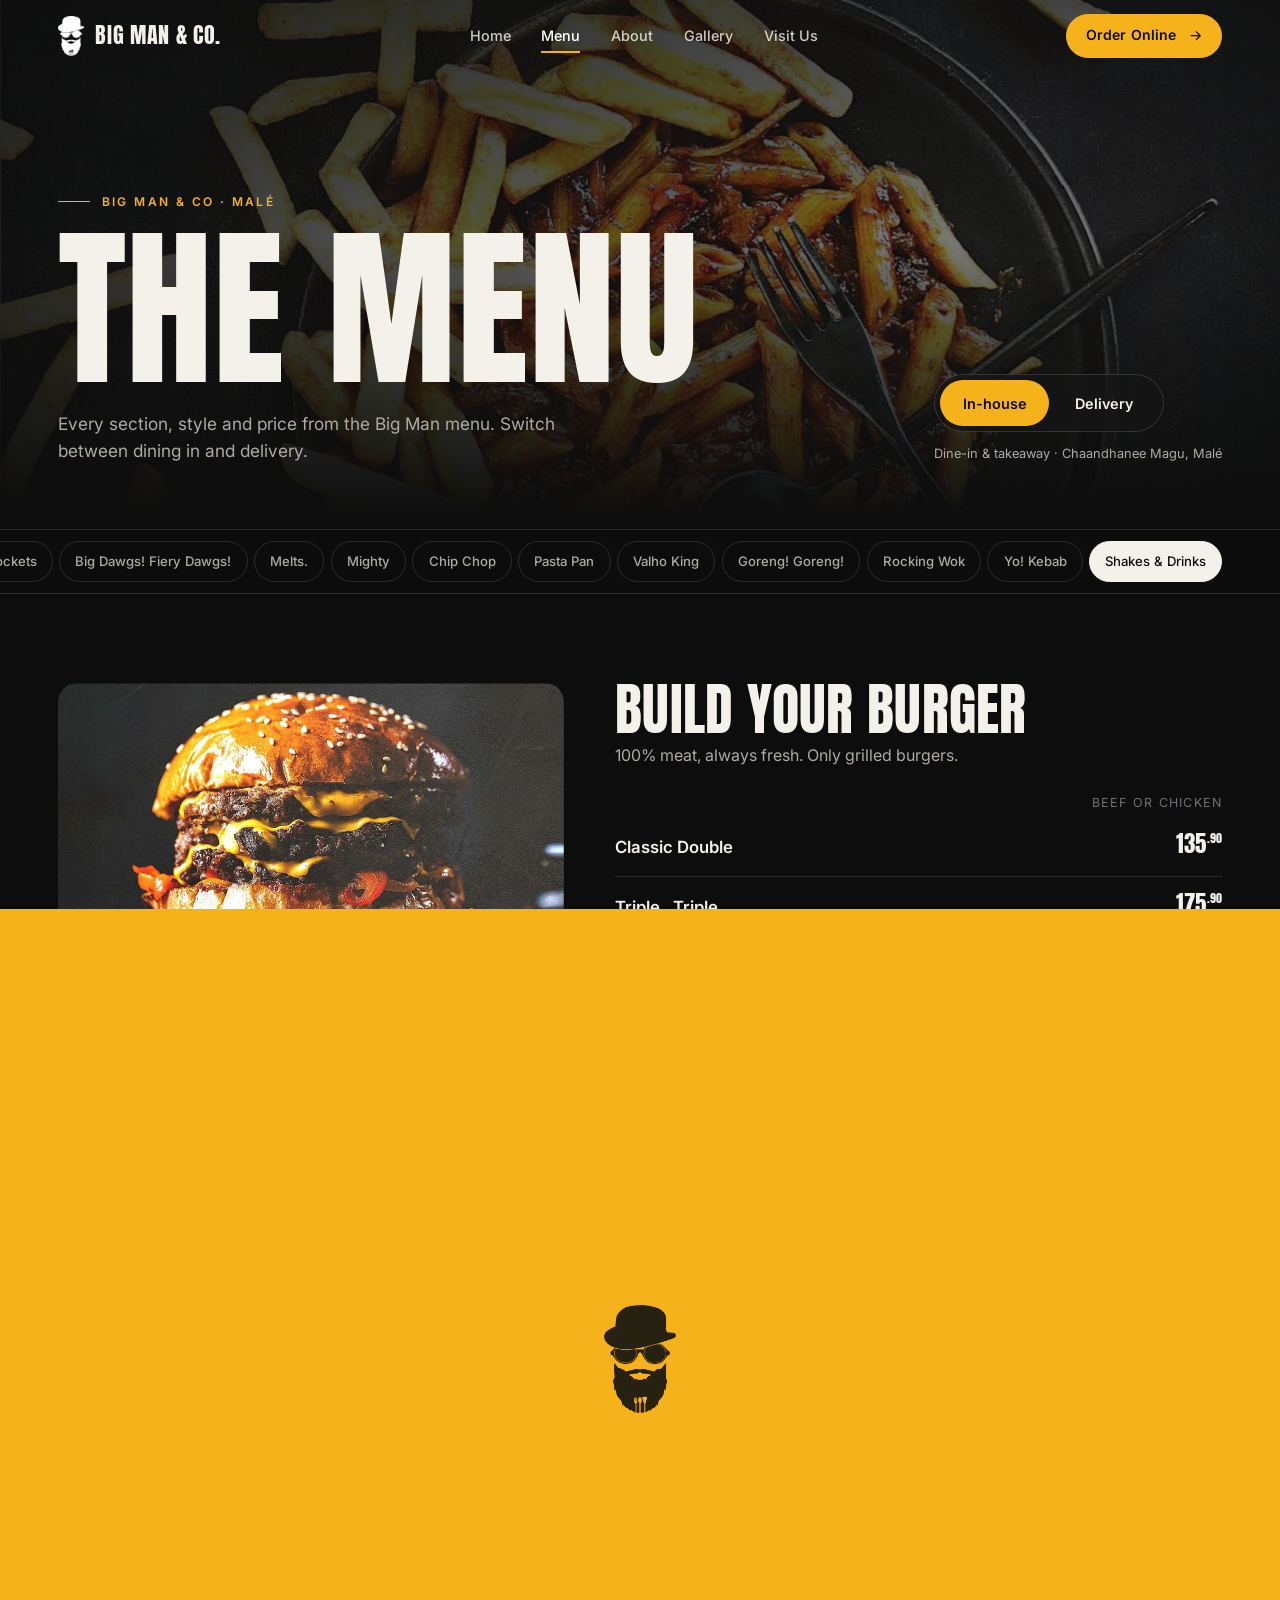
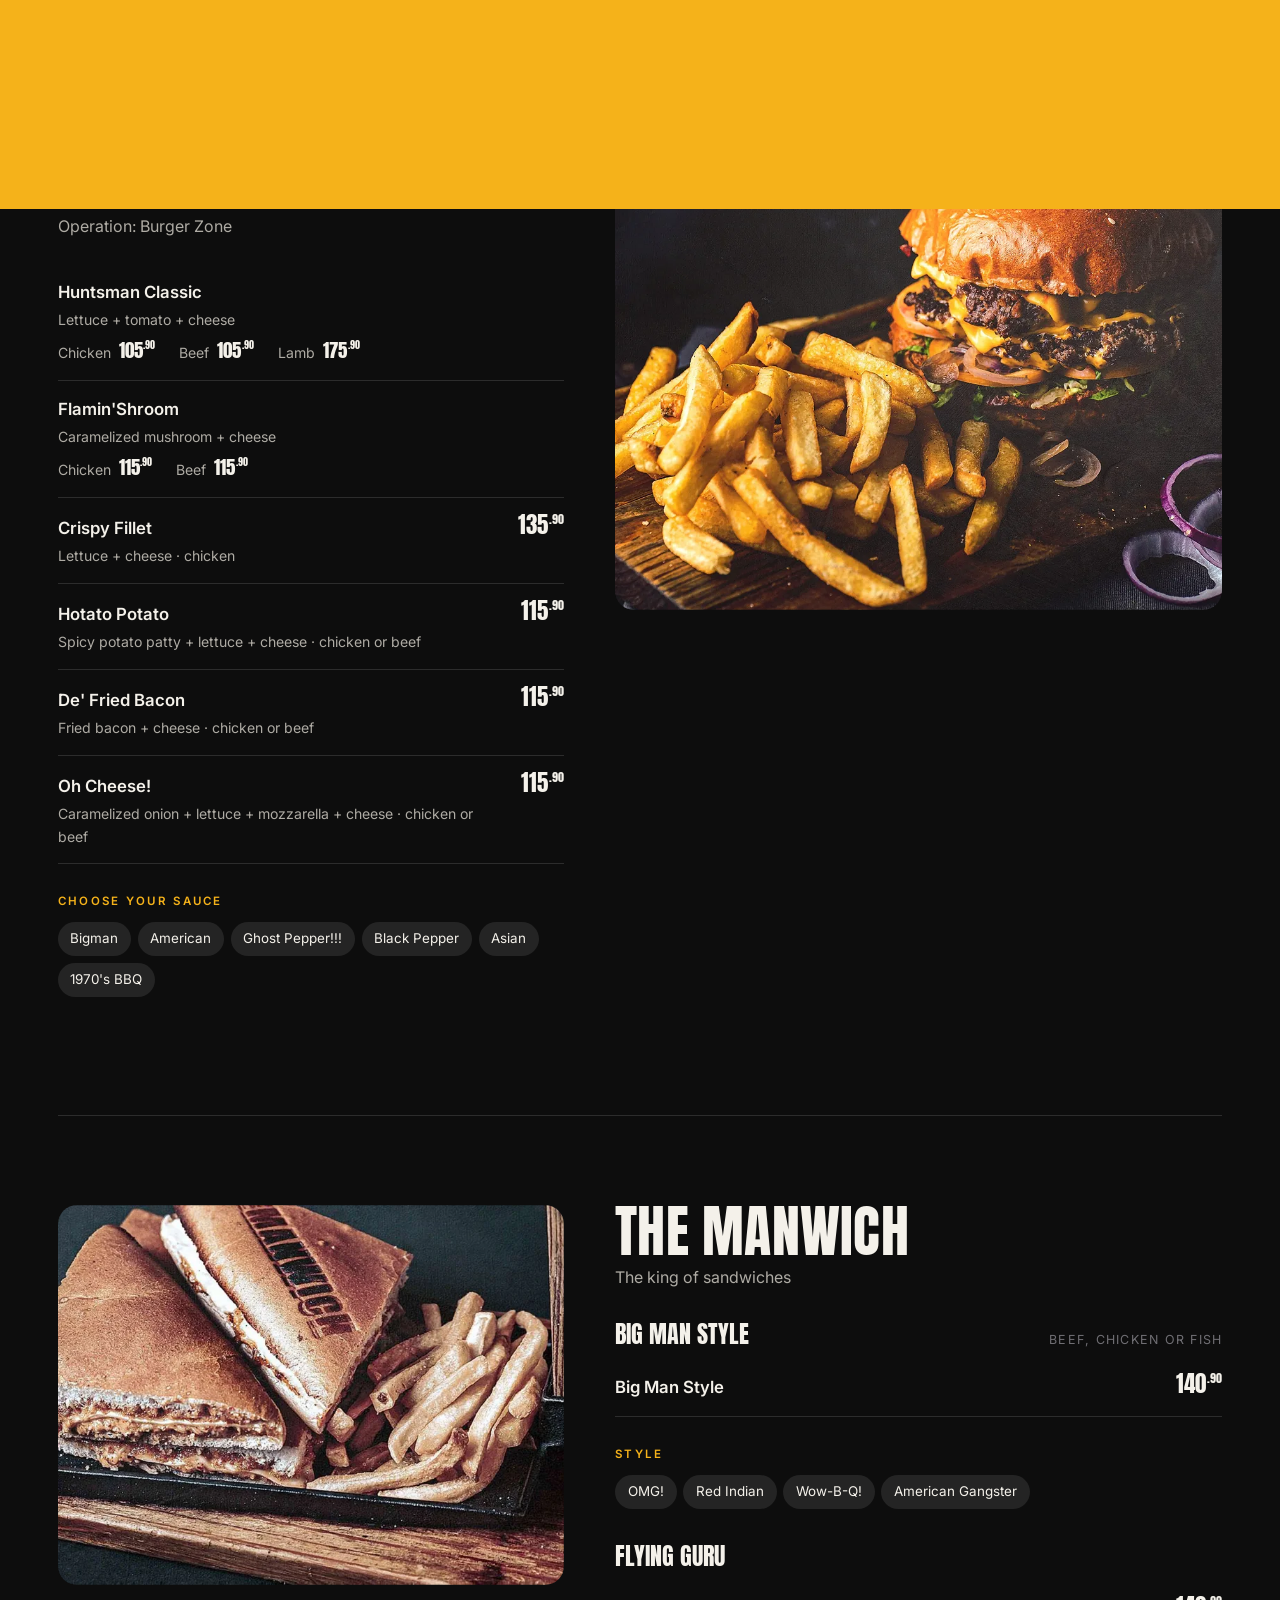
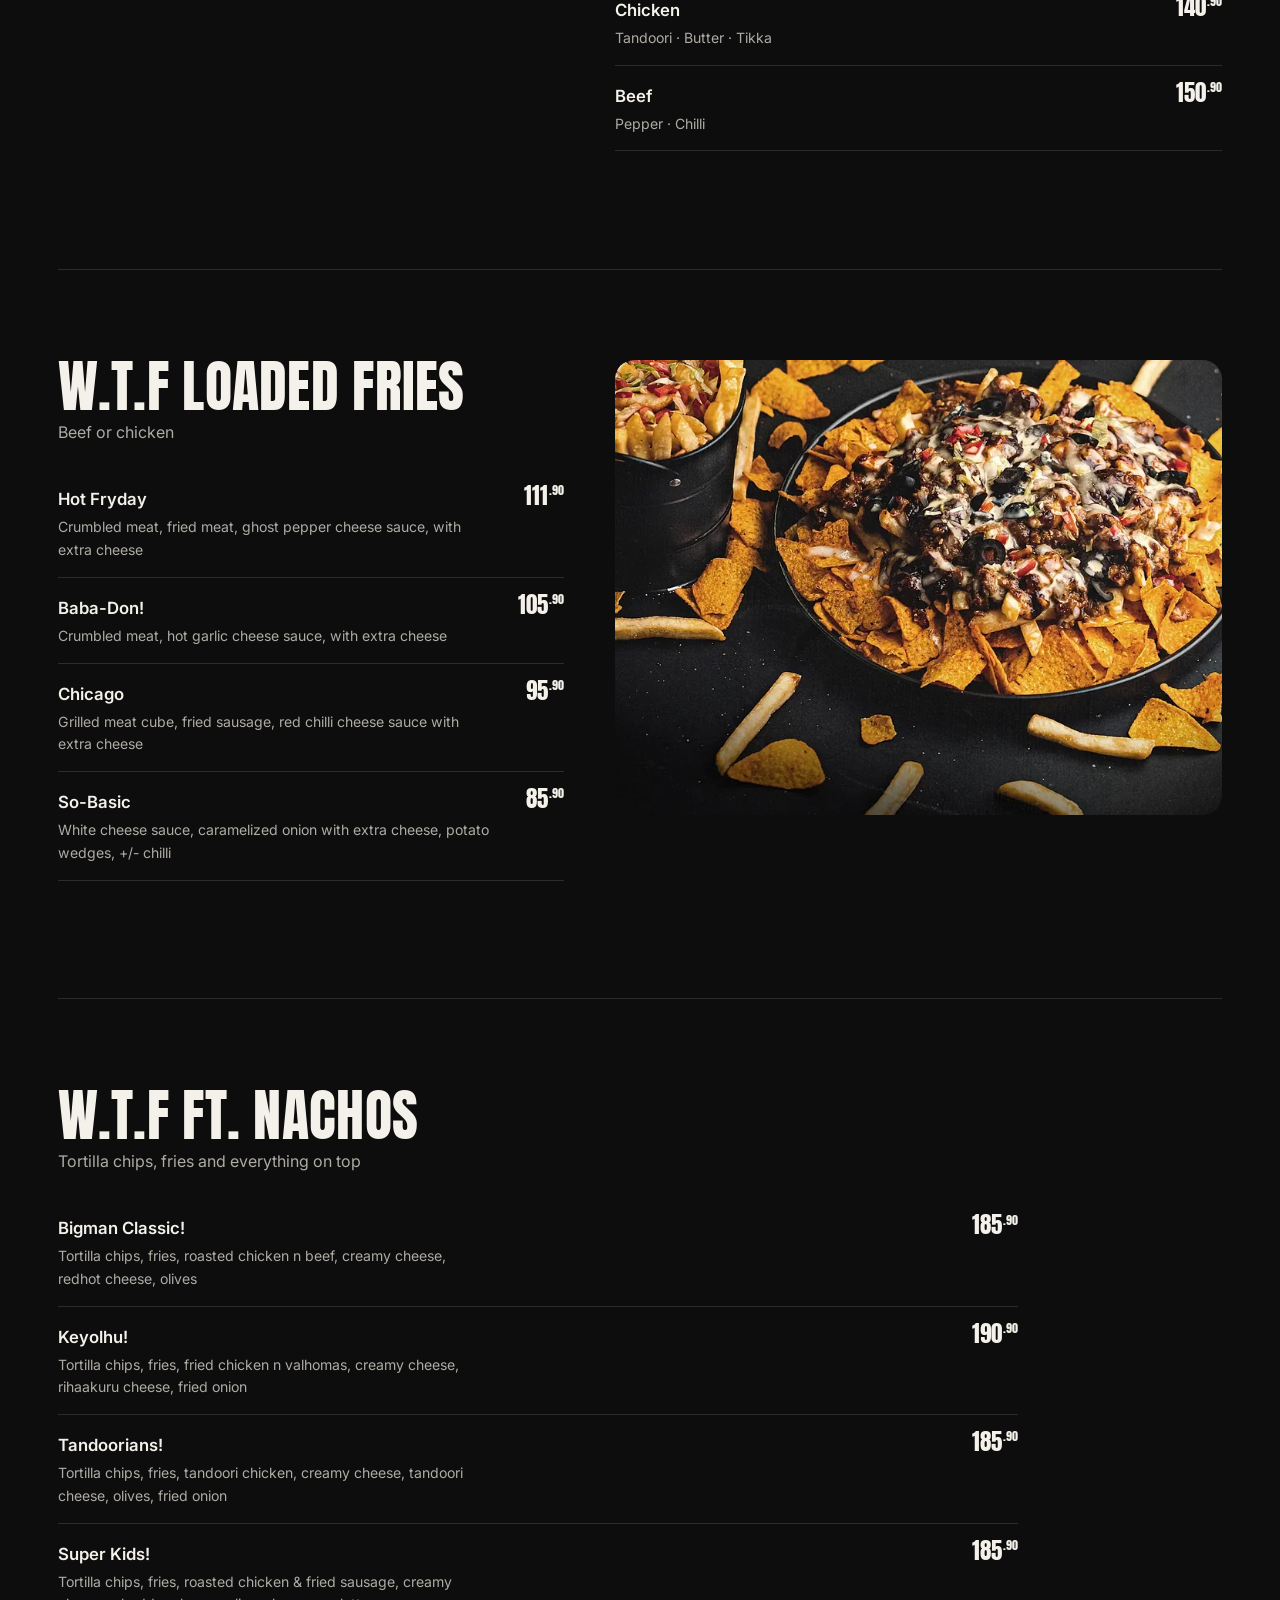
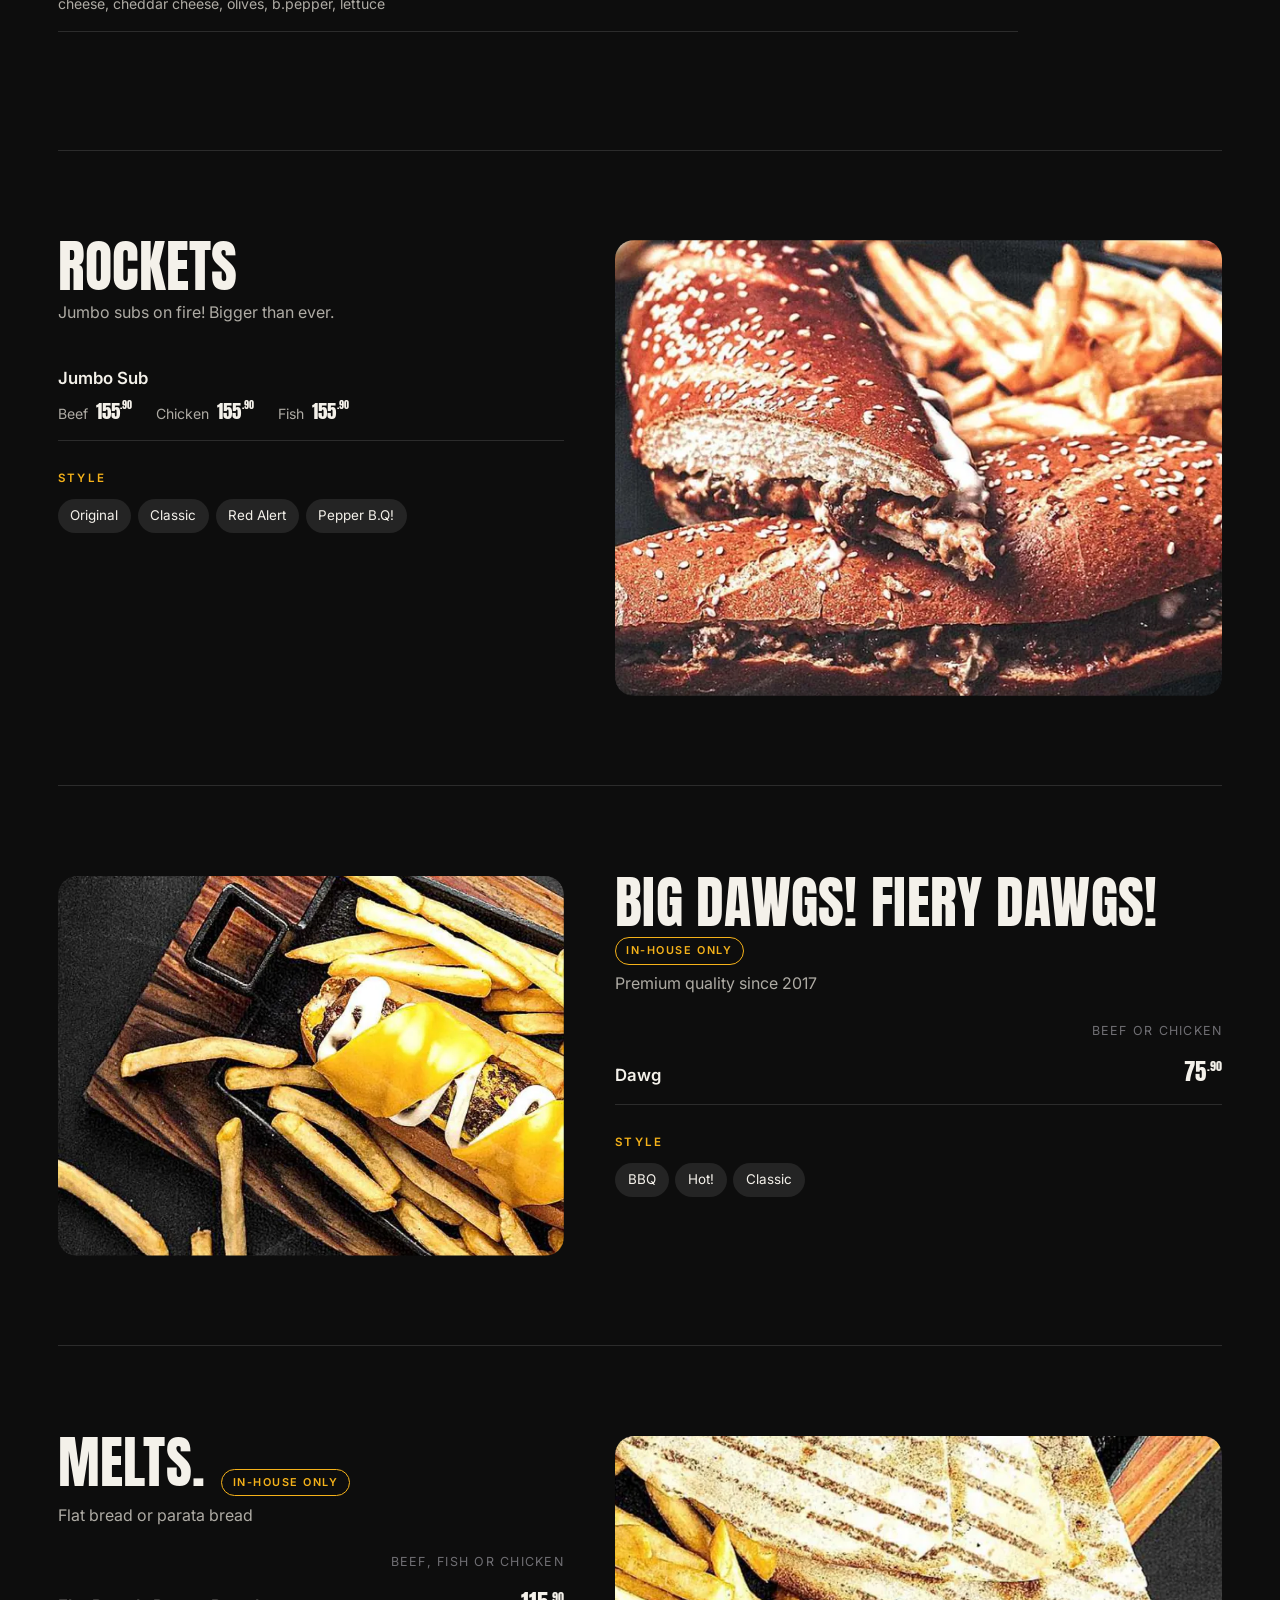
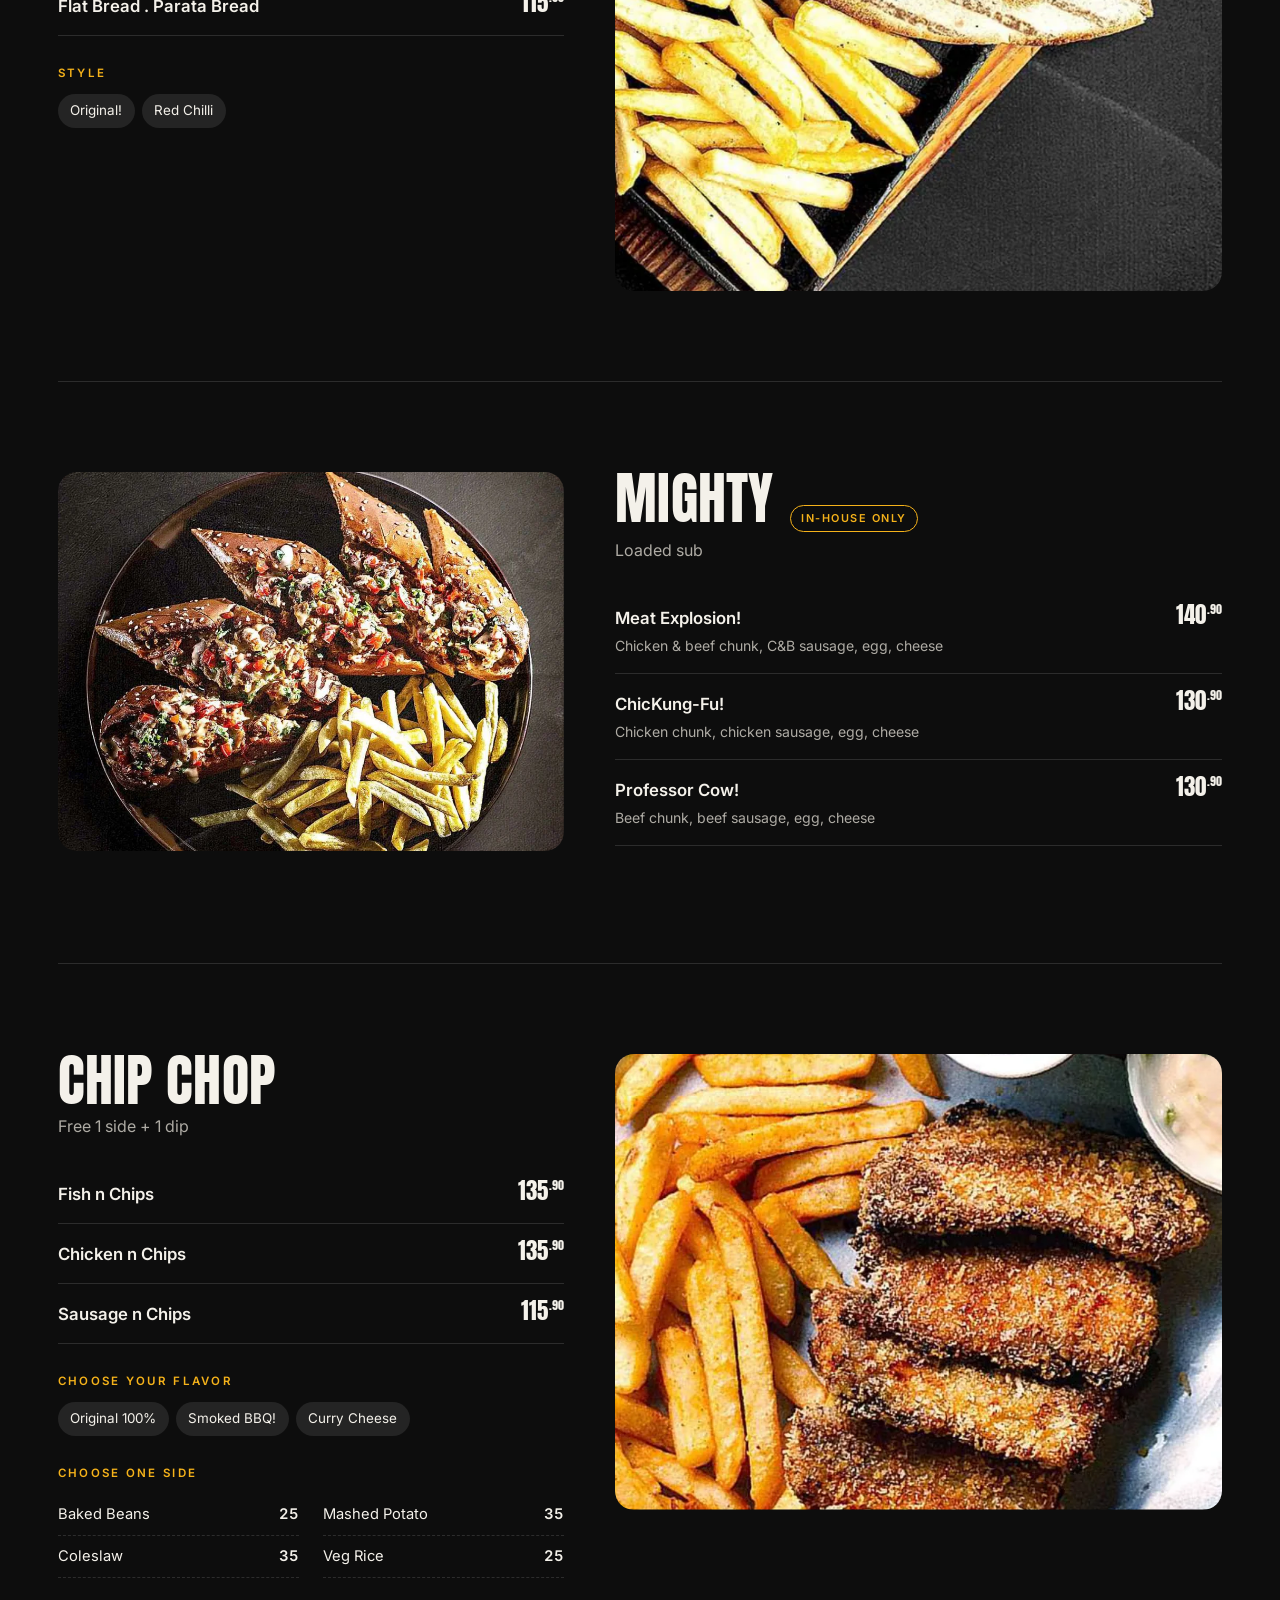
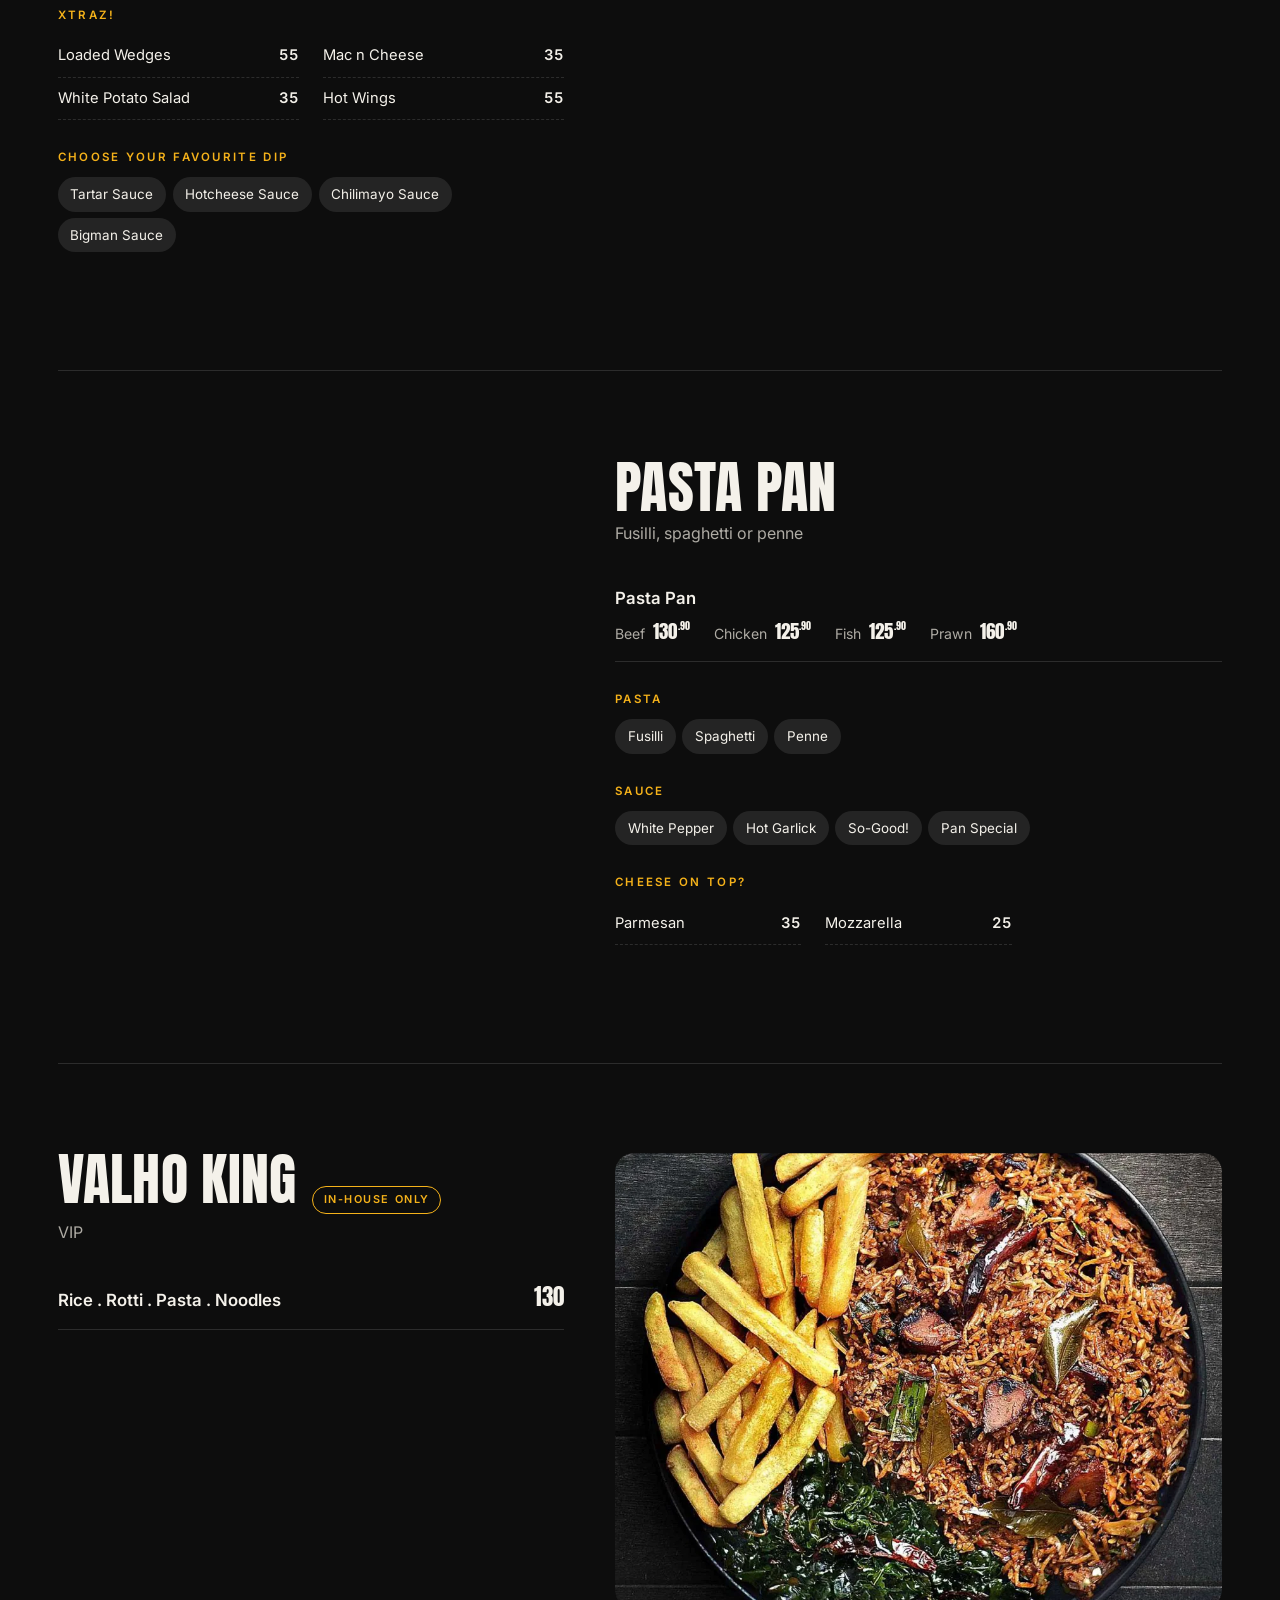
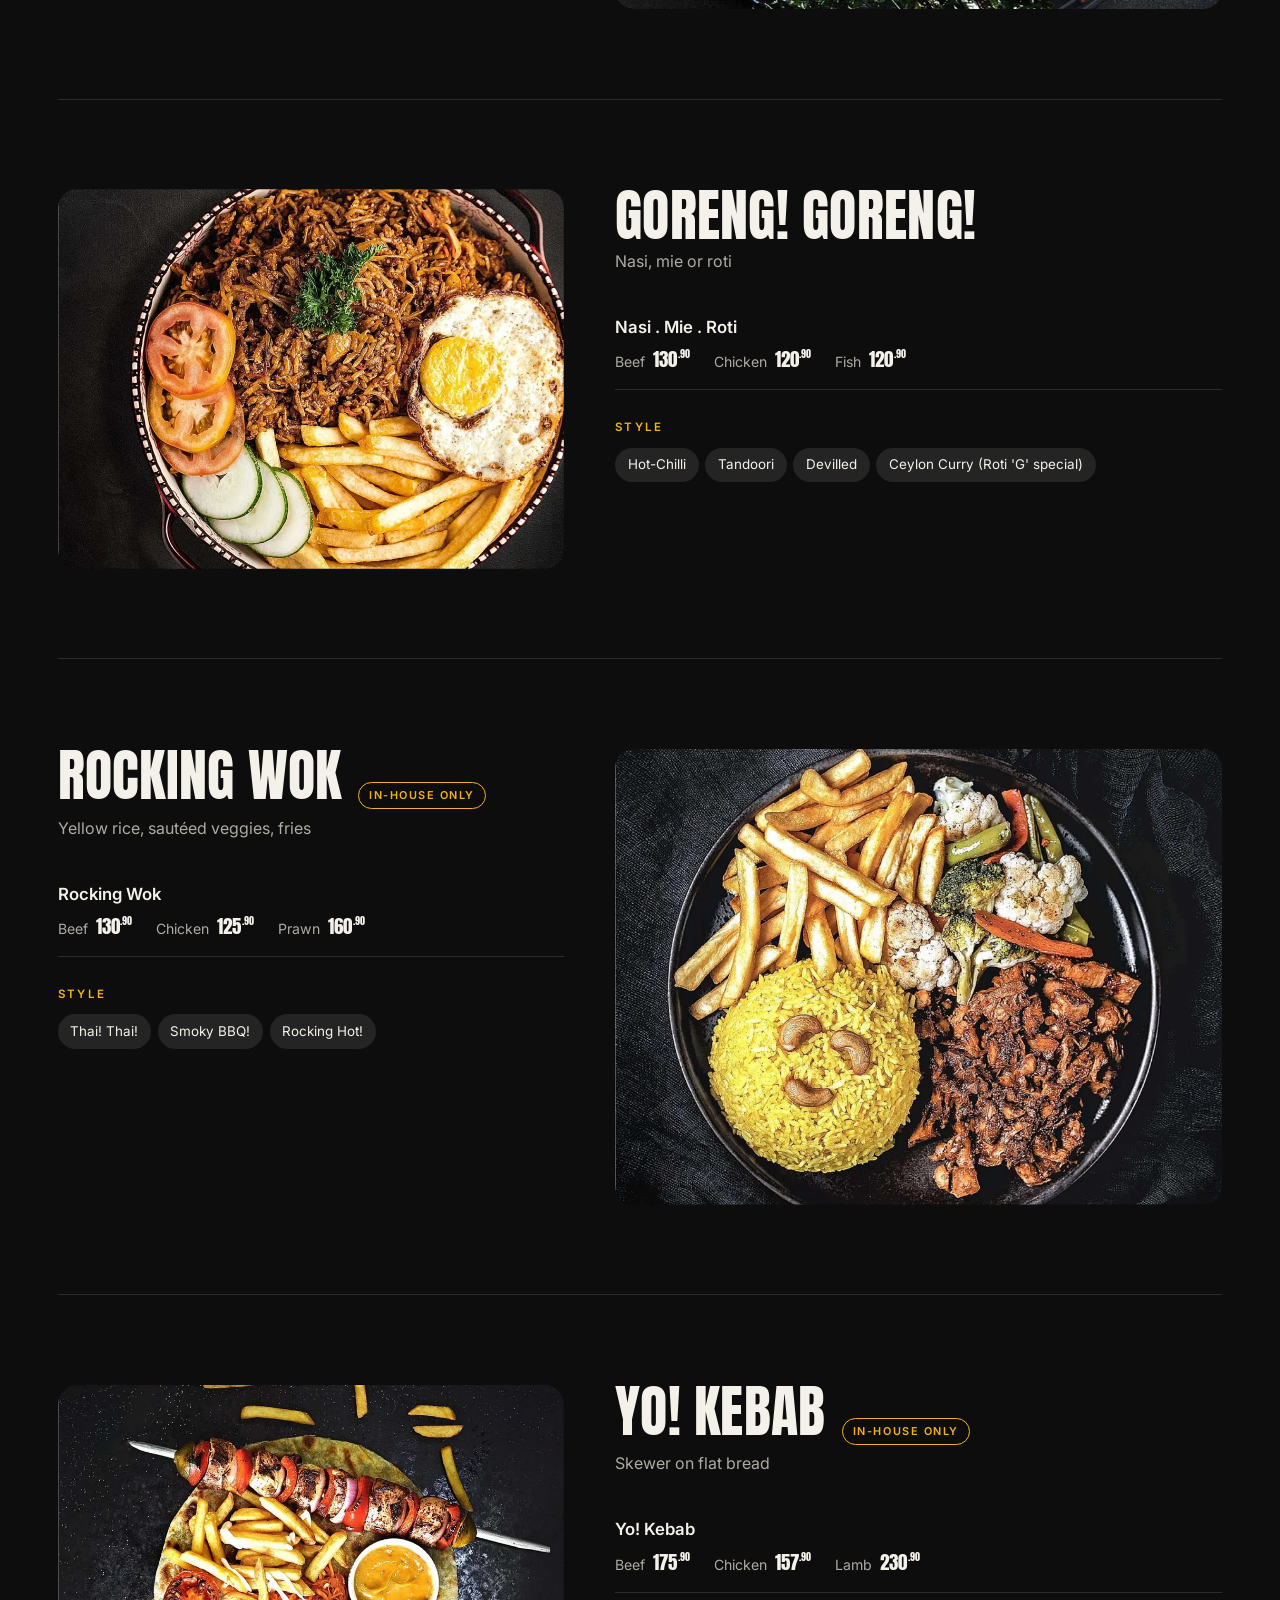
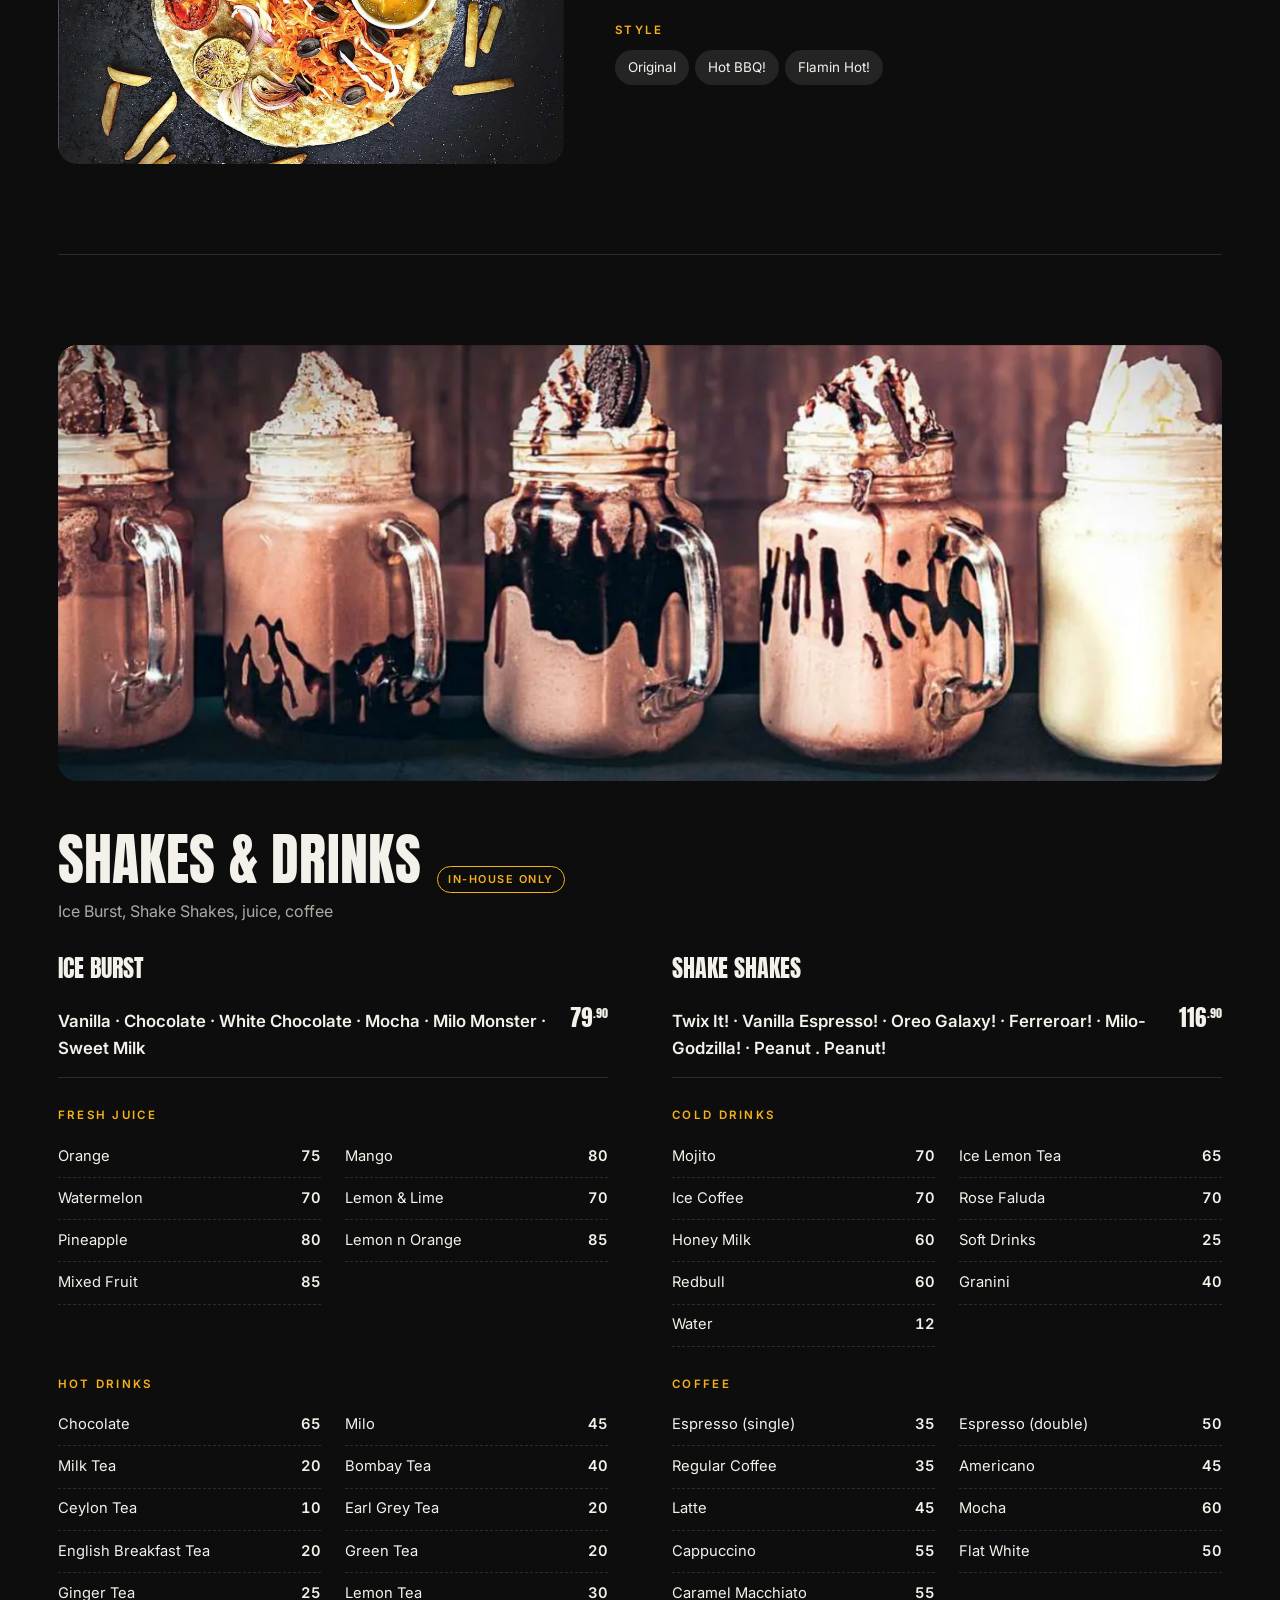
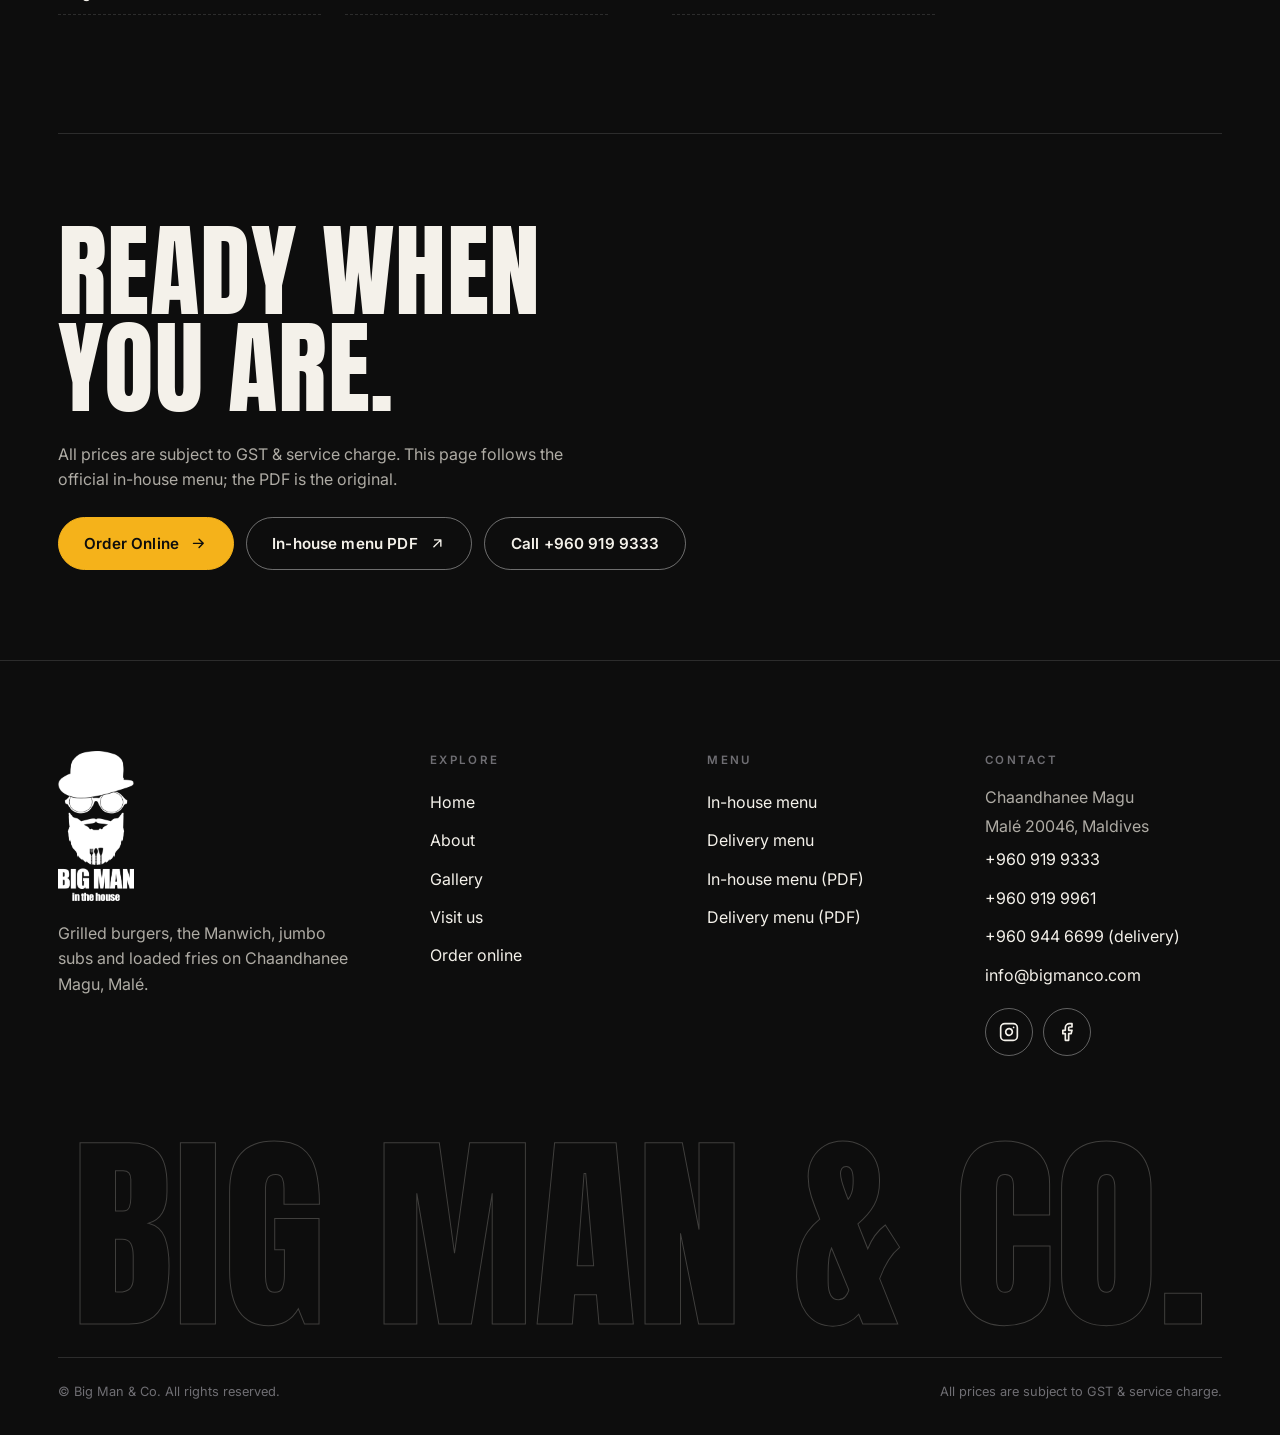
<file: menu.html>
<!doctype html>
<html lang="en">
<head>
<meta charset="utf-8">
<meta name="viewport" content="width=device-width, initial-scale=1, viewport-fit=cover">
<title>Menu — Big Man &amp; Co, Malé</title>
<meta name="description" content="The full Big Man &amp; Co menu with prices: build-your-own grilled burgers, Huntsman burgers, the Manwich, W.T.F loaded fries and nachos, Rockets jumbo subs, pasta, goreng, kebabs and shakes. In-house and delivery.">
<link rel="canonical" href="https://bigmanco.com/menu.html">
<meta name="theme-color" content="#0d0d0d">
<meta property="og:type" content="website">
<meta property="og:site_name" content="Big Man &amp; Co">
<meta property="og:title" content="Menu — Big Man &amp; Co, Malé">
<meta property="og:description" content="The full Big Man &amp; Co menu with prices: build-your-own grilled burgers, Huntsman burgers, the Manwich, W.T.F loaded fries and nachos, Rockets jumbo subs, pasta, goreng, kebabs and shakes. In-house and delivery.">
<meta property="og:url" content="https://bigmanco.com/menu.html">
<meta property="og:image" content="https://bigmanco.com/assets/img/og-image.jpg">
<meta property="og:image:width" content="1200">
<meta property="og:image:height" content="630">
<meta name="twitter:card" content="summary_large_image">
<link rel="icon" href="assets/img/brand/favicon.png" type="image/png">
<link rel="apple-touch-icon" href="assets/img/brand/apple-touch-icon.png">
<link rel="manifest" href="site.webmanifest">
<script>document.documentElement.classList.add('js');try{if(sessionStorage.getItem('bm-nav')){sessionStorage.removeItem('bm-nav');document.documentElement.classList.add('from-nav')}}catch(e){}</script>
<link rel="preconnect" href="https://fonts.googleapis.com">
<link rel="preconnect" href="https://fonts.gstatic.com" crossorigin>
<link href="https://fonts.googleapis.com/css2?family=Anton&amp;family=Inter:wght@400;500;600&amp;display=swap" rel="stylesheet">
<link rel="stylesheet" href="assets/css/styles.css">
<script type="application/ld+json">{"@context":"https://schema.org","@type":"Restaurant","name":"Big Man & Co","alternateName":"BIG MAN","url":"https://bigmanco.com","image":"https://bigmanco.com/assets/img/og-image.jpg","logo":"https://bigmanco.com/assets/img/brand/logo-square-512.png","telephone":"+9609199333","email":"info@bigmanco.com","address":{"@type":"PostalAddress","streetAddress":"Chaandhanee Magu","addressLocality":"Malé","postalCode":"20046","addressCountry":"MV"},"servesCuisine":["Burgers","Sandwiches"],"hasMenu":"https://bigmanco.com/menu.html","potentialAction":{"@type":"OrderAction","target":"https://bigmanco.com/order.html"},"sameAs":["https://www.instagram.com/bigman.ith/","https://www.facebook.com/bigman.ith"]}</script>
<script src="assets/js/main.js" defer></script>
</head>
<body class="has-orderbar">
<a class="skip" href="#main">Skip to content</a>
<div class="wipe" aria-hidden="true"><img src="assets/img/brand/logo-mark-black.webp" width="266" height="400" alt=""></div>
<header class="nav">
  <div class="wrap nav__inner">
    <a class="brand" href="index.html" aria-label="Big Man &amp; Co — home">
      <img src="assets/img/brand/logo-mark-white.webp" width="266" height="400" alt="">
      <span>Big Man &amp; Co.</span>
    </a>
    <nav class="nav__links" aria-label="Primary"><a href="index.html">Home</a><a href="menu.html" aria-current="page">Menu</a><a href="about.html">About</a><a href="gallery.html">Gallery</a><a href="contact.html">Visit Us</a></nav>
    <div class="nav__actions">
      <a class="btn btn--primary btn--sm" href="order.html">Order Online <svg viewBox="0 0 24 24" fill="none" stroke="currentColor" stroke-width="2" stroke-linecap="round" stroke-linejoin="round" aria-hidden="true"><path d="M5 12h14M13 6l6 6-6 6"/></svg></a>
      <button class="nav__toggle" type="button" aria-expanded="false" aria-controls="mobile-menu" aria-label="Open menu"><span></span><span></span></button>
    </div>
  </div>
</header>
<div class="mmenu" id="mobile-menu">
  <nav class="mmenu__links" aria-label="Mobile">
    <a href="index.html" style="--i:0"><small>01</small>Home</a>
    <a href="menu.html" style="--i:1" aria-current="page"><small>02</small>Menu</a>
    <a href="about.html" style="--i:2"><small>03</small>About</a>
    <a href="gallery.html" style="--i:3"><small>04</small>Gallery</a>
    <a href="contact.html" style="--i:4"><small>05</small>Visit Us</a>
  </nav>
  <div class="mmenu__foot">
    <a class="btn btn--primary" href="order.html">Order Online <svg viewBox="0 0 24 24" fill="none" stroke="currentColor" stroke-width="2" stroke-linecap="round" stroke-linejoin="round" aria-hidden="true"><path d="M5 12h14M13 6l6 6-6 6"/></svg></a>
    <div class="row">
      <a class="btn btn--ghost btn--sm" href="menu.html">In-house menu</a>
      <a class="btn btn--ghost btn--sm" href="menu.html?menu=delivery">Delivery menu</a>
    </div>
  </div>
</div>
<main id="main">

<header class="phead">
  <div class="phead__bg"><img src="assets/img/food/pasta-pan-960.webp" srcset="assets/img/food/pasta-pan-480.webp 480w, assets/img/food/pasta-pan-960.webp 960w, assets/img/food/pasta-pan-1600.webp 1600w, assets/img/food/pasta-pan-1653.webp 1653w" sizes="100vw" width="1653" height="1122" alt="" fetchpriority="high" decoding="async"></div>
  <div class="wrap phead__grid">
    <div>
      <p class="eyebrow fade">Big Man &amp; Co · Malé</p>
      <h1 class="display h-xl lines" style="margin-top:1rem"><span class="line" style="--l:0"><span>The Menu</span></span></h1>
      <p class="lede fade" style="--i:1">Every section, style and price from the Big Man menu. Switch between dining in and delivery.</p>
    </div>
    <div class="fade" style="--i:2">
      <fieldset class="switch" style="margin:0">
        <legend class="sr-only">Choose a menu</legend>
        <input type="radio" name="menu" id="m-in" value="inhouse" checked><label for="m-in">In-house</label>
        <input type="radio" name="menu" id="m-del" value="delivery"><label for="m-del">Delivery</label>
      </fieldset>
      <p class="switch__note only-in">Dine-in &amp; takeaway · Chaandhanee Magu, Malé</p>
      <p class="switch__note only-del">BM Delivery House · Hulhumalé</p>
    </div>
  </div>
</header>

<nav class="chipbar" aria-label="Menu sections">
  <ul>
    <li data-delivery="true"><a href="#build-your-burger" data-spy-link="build-your-burger">Build Your Burger</a></li>
    <li data-delivery="true"><a href="#huntsman" data-spy-link="huntsman">Huntsman</a></li>
    <li data-delivery="true"><a href="#manwich" data-spy-link="manwich">The Manwich</a></li>
    <li data-delivery="true"><a href="#loaded-fries" data-spy-link="loaded-fries">W.T.F Loaded Fries</a></li>
    <li data-delivery="true"><a href="#nachos" data-spy-link="nachos">W.T.F ft. Nachos</a></li>
    <li data-delivery="true"><a href="#rockets" data-spy-link="rockets">Rockets</a></li>
    <li data-delivery="false"><a href="#dawgs" data-spy-link="dawgs">Big Dawgs! Fiery Dawgs!</a></li>
    <li data-delivery="false"><a href="#melts" data-spy-link="melts">Melts.</a></li>
    <li data-delivery="false"><a href="#mighty" data-spy-link="mighty">Mighty</a></li>
    <li data-delivery="true"><a href="#chip-chop" data-spy-link="chip-chop">Chip Chop</a></li>
    <li data-delivery="true"><a href="#pasta-pan" data-spy-link="pasta-pan">Pasta Pan</a></li>
    <li data-delivery="false"><a href="#valho-king" data-spy-link="valho-king">Valho King</a></li>
    <li data-delivery="true"><a href="#goreng" data-spy-link="goreng">Goreng! Goreng!</a></li>
    <li data-delivery="false"><a href="#rocking-wok" data-spy-link="rocking-wok">Rocking Wok</a></li>
    <li data-delivery="false"><a href="#yo-kebab" data-spy-link="yo-kebab">Yo! Kebab</a></li>
    <li data-delivery="false"><a href="#drinks" data-spy-link="drinks">Shakes &amp; Drinks</a></li>
  </ul>
</nav>

<div class="wrap">
  <section class="msec" id="build-your-burger" data-spy="build-your-burger" data-delivery="true" aria-labelledby="build-your-burger-h">
    <div class="msec__media mask"><img src="assets/img/food/triple-burger-960.webp" srcset="assets/img/food/triple-burger-480.webp 480w, assets/img/food/triple-burger-960.webp 960w, assets/img/food/triple-burger-1600.webp 1600w, assets/img/food/triple-burger-1653.webp 1653w" sizes="(min-width:900px) 42vw, 100vw" width="1653" height="1286" alt="Triple-patty grilled burger with melted cheese on a sesame bun" loading="lazy" decoding="async"></div>
    <div>
      <div class="msec__head"><h2 class="display h-md" id="build-your-burger-h">Build Your Burger</h2></div>
      <p class="msec__kicker">100% meat, always fresh. Only grilled burgers.</p>
      <div class="mblocks">
        <div class="mblock"><div class="mblock__h"><span></span><span class="mblock__note">Beef or chicken</span></div><ul>
          <li class="mrow"><span class="mrow__name">Classic Double</span><span class="mrow__price"><span class="price">135<sup>.90</sup></span></span></li>
          <li class="mrow"><span class="mrow__name">Triple . Triple</span><span class="mrow__price"><span class="price">175<sup>.90</sup></span></span></li>
        </ul></div>
        <div class="mblock"><p class="mblock__label">Style</p><ul class="tags"><li>Bigman</li><li>American</li><li>Ghost Pepper!!!</li><li>Black Pepper</li><li>Asian</li><li>1970's BBQ</li></ul></div>
        <div class="mblock"><p class="mblock__label">Toppings (free × 3)</p><ul class="tags"><li>Lettuce</li><li>Pickles</li><li>Onion</li><li>Tomato</li><li>Olives</li><li>Cucumber</li><li>Scotch Bonnet</li><li>Carrot Strings</li><li>Grilled Cabbage</li><li>Grilled Pineapple</li><li>Grilled Red Pepper</li></ul></div>
        <div class="mblock mblock--extras"><p class="mblock__label">Add-ons</p><ul class="xlist"><li><span>Sausage</span><b>15</b></li><li><span>Bacon</span><b>35</b></li><li><span>Extra Cheese</span><b>25</b></li><li><span>Fried Egg</span><b>15</b></li><li><span>Mushroom</span><b>15</b></li><li><span>Chilli Jam</span><b>25</b></li></ul></div>
        <div class="mblock"><div class="mblock__h"><h3>The Fatlamb</h3><span class="mblock__note">Lamb</span></div><ul>
          <li class="mrow"><span class="mrow__name">Classic Double</span><span class="mrow__price"><span class="price">220<sup>.90</sup></span></span><span class="mrow__desc">Double cheese</span></li>
          <li class="mrow"><span class="mrow__name">Triple . Triple</span><span class="mrow__price"><span class="price">280<sup>.90</sup></span></span><span class="mrow__desc">Triple cheese</span></li>
        </ul></div>
      </div>
    </div>
  </section>
  <section class="msec" id="huntsman" data-spy="huntsman" data-delivery="true" aria-labelledby="huntsman-h">
    <div class="msec__media mask"><img src="assets/img/food/burger-and-fries-960.webp" srcset="assets/img/food/burger-and-fries-480.webp 480w, assets/img/food/burger-and-fries-960.webp 960w, assets/img/food/burger-and-fries-1600.webp 1600w, assets/img/food/burger-and-fries-2400.webp 2400w" sizes="(min-width:900px) 42vw, 100vw" width="2479" height="1999" alt="Grilled double cheeseburger with a pile of fries on a wooden board" loading="lazy" decoding="async"></div>
    <div>
      <div class="msec__head"><h2 class="display h-md" id="huntsman-h">Huntsman</h2></div>
      <p class="msec__kicker">Operation: Burger Zone</p>
      <div class="mblocks">
        <div class="mblock"><ul>
          <li class="mrow"><span class="mrow__name">Huntsman Classic</span><span class="mrow__desc">Lettuce + tomato + cheese</span><span class="mrow__variants"><span>Chicken <span class="price">105<sup>.90</sup></span></span><span>Beef <span class="price">105<sup>.90</sup></span></span><span>Lamb <span class="price">175<sup>.90</sup></span></span></span></li>
          <li class="mrow"><span class="mrow__name">Flamin'Shroom</span><span class="mrow__desc">Caramelized mushroom + cheese</span><span class="mrow__variants"><span>Chicken <span class="price">115<sup>.90</sup></span></span><span>Beef <span class="price">115<sup>.90</sup></span></span></span></li>
          <li class="mrow"><span class="mrow__name">Crispy Fillet</span><span class="mrow__price"><span class="price">135<sup>.90</sup></span></span><span class="mrow__desc">Lettuce + cheese · chicken</span></li>
          <li class="mrow"><span class="mrow__name">Hotato Potato</span><span class="mrow__price"><span class="price">115<sup>.90</sup></span></span><span class="mrow__desc">Spicy potato patty + lettuce + cheese · chicken or beef</span></li>
          <li class="mrow"><span class="mrow__name">De' Fried Bacon</span><span class="mrow__price"><span class="price">115<sup>.90</sup></span></span><span class="mrow__desc">Fried bacon + cheese · chicken or beef</span></li>
          <li class="mrow"><span class="mrow__name">Oh Cheese!</span><span class="mrow__price"><span class="price">115<sup>.90</sup></span></span><span class="mrow__desc">Caramelized onion + lettuce + mozzarella + cheese · chicken or beef</span></li>
        </ul></div>
        <div class="mblock"><p class="mblock__label">Choose your sauce</p><ul class="tags"><li>Bigman</li><li>American</li><li>Ghost Pepper!!!</li><li>Black Pepper</li><li>Asian</li><li>1970's BBQ</li></ul></div>
      </div>
    </div>
  </section>
  <section class="msec" id="manwich" data-spy="manwich" data-delivery="true" aria-labelledby="manwich-h">
    <div class="msec__media mask"><img src="assets/img/food/manwich-960.webp" srcset="assets/img/food/manwich-480.webp 480w, assets/img/food/manwich-960.webp 960w, assets/img/food/manwich-1600.webp 1600w, assets/img/food/manwich-1653.webp 1653w" sizes="(min-width:900px) 42vw, 100vw" width="1653" height="936" alt="Toasted Manwich sandwich branded with its name, served with fries on a cast-iron tray" loading="lazy" decoding="async"></div>
    <div>
      <div class="msec__head"><h2 class="display h-md" id="manwich-h">The Manwich</h2></div>
      <p class="msec__kicker">The king of sandwiches</p>
      <div class="mblocks">
        <div class="mblock"><div class="mblock__h"><h3>Big Man Style</h3><span class="mblock__note">Beef, chicken or fish</span></div><ul>
          <li class="mrow"><span class="mrow__name">Big Man Style</span><span class="mrow__price"><span class="price">140<sup>.90</sup></span></span></li>
        </ul></div>
        <div class="mblock"><p class="mblock__label">Style</p><ul class="tags"><li>OMG!</li><li>Red Indian</li><li>Wow-B-Q!</li><li>American Gangster</li></ul></div>
        <div class="mblock"><div class="mblock__h"><h3>Flying Guru</h3></div><ul>
          <li class="mrow"><span class="mrow__name">Chicken</span><span class="mrow__price"><span class="price">140<sup>.90</sup></span></span><span class="mrow__desc">Tandoori · Butter · Tikka</span></li>
          <li class="mrow"><span class="mrow__name">Beef</span><span class="mrow__price"><span class="price">150<sup>.90</sup></span></span><span class="mrow__desc">Pepper · Chilli</span></li>
        </ul></div>
      </div>
    </div>
  </section>
  <section class="msec" id="loaded-fries" data-spy="loaded-fries" data-delivery="true" aria-labelledby="loaded-fries-h">
    <div class="msec__media mask"><img src="assets/img/food/wtf-nachos-960.webp" srcset="assets/img/food/wtf-nachos-480.webp 480w, assets/img/food/wtf-nachos-960.webp 960w, assets/img/food/wtf-nachos-1600.webp 1600w, assets/img/food/wtf-nachos-2400.webp 2400w" sizes="(min-width:900px) 42vw, 100vw" width="2479" height="1526" alt="Bucket of loaded fries beside a plate of loaded nachos with olives and melted cheese" loading="lazy" decoding="async"></div>
    <div>
      <div class="msec__head"><h2 class="display h-md" id="loaded-fries-h">W.T.F Loaded Fries</h2></div>
      <p class="msec__kicker">Beef or chicken</p>
      <div class="mblocks">
        <div class="mblock"><ul>
          <li class="mrow"><span class="mrow__name">Hot Fryday</span><span class="mrow__price"><span class="p-in"><span class="price">111<sup>.90</sup></span></span><span class="p-del"><span class="price">119<sup>.90</sup></span></span></span><span class="mrow__desc">Crumbled meat, fried meat, ghost pepper cheese sauce, with extra cheese</span></li>
          <li class="mrow"><span class="mrow__name">Baba-Don!</span><span class="mrow__price"><span class="p-in"><span class="price">105<sup>.90</sup></span></span><span class="p-del"><span class="price">114<sup>.90</sup></span></span></span><span class="mrow__desc">Crumbled meat, hot garlic cheese sauce, with extra cheese</span></li>
          <li class="mrow"><span class="mrow__name">Chicago</span><span class="mrow__price"><span class="p-in"><span class="price">95<sup>.90</sup></span></span><span class="p-del"><span class="price">99<sup>.90</sup></span></span></span><span class="mrow__desc">Grilled meat cube, fried sausage, red chilli cheese sauce with extra cheese</span></li>
          <li class="mrow"><span class="mrow__name">So-Basic</span><span class="mrow__price"><span class="p-in"><span class="price">85<sup>.90</sup></span></span><span class="p-del"><span class="price">89<sup>.90</sup></span></span></span><span class="mrow__desc">White cheese sauce, caramelized onion with extra cheese, potato wedges, +/- chilli</span></li>
        </ul></div>
      </div>
    </div>
  </section>
  <section class="msec msec--text" id="nachos" data-spy="nachos" data-delivery="true" aria-labelledby="nachos-h">
    
    <div>
      <div class="msec__head"><h2 class="display h-md" id="nachos-h">W.T.F ft. Nachos</h2></div>
      <p class="msec__kicker">Tortilla chips, fries and everything on top</p>
      <div class="mblocks">
        <div class="mblock"><ul>
          <li class="mrow"><span class="mrow__name">Bigman Classic!</span><span class="mrow__price"><span class="p-in"><span class="price">185<sup>.90</sup></span></span><span class="p-del"><span class="price">199<sup>.90</sup></span></span></span><span class="mrow__desc">Tortilla chips, fries, roasted chicken n beef, creamy cheese, redhot cheese, olives</span></li>
          <li class="mrow"><span class="mrow__name">Keyolhu!</span><span class="mrow__price"><span class="p-in"><span class="price">190<sup>.90</sup></span></span><span class="p-del"><span class="price">204<sup>.90</sup></span></span></span><span class="mrow__desc">Tortilla chips, fries, fried chicken n valhomas, creamy cheese, rihaakuru cheese, fried onion</span></li>
          <li class="mrow"><span class="mrow__name">Tandoorians!</span><span class="mrow__price"><span class="p-in"><span class="price">185<sup>.90</sup></span></span><span class="p-del"><span class="price">199<sup>.90</sup></span></span></span><span class="mrow__desc">Tortilla chips, fries, tandoori chicken, creamy cheese, tandoori cheese, olives, fried onion</span></li>
          <li class="mrow"><span class="mrow__name">Super Kids!</span><span class="mrow__price"><span class="p-in"><span class="price">185<sup>.90</sup></span></span><span class="p-del"><span class="price">199<sup>.90</sup></span></span></span><span class="mrow__desc">Tortilla chips, fries, roasted chicken &amp; fried sausage, creamy cheese, cheddar cheese, olives, b.pepper, lettuce</span></li>
        </ul></div>
      </div>
    </div>
  </section>
  <section class="msec" id="rockets" data-spy="rockets" data-delivery="true" aria-labelledby="rockets-h">
    <div class="msec__media mask"><img src="assets/img/food/rockets-jumbo-sub-960.webp" srcset="assets/img/food/rockets-jumbo-sub-480.webp 480w, assets/img/food/rockets-jumbo-sub-960.webp 960w, assets/img/food/rockets-jumbo-sub-1600.webp 1600w, assets/img/food/rockets-jumbo-sub-1653.webp 1653w" sizes="(min-width:900px) 42vw, 100vw" width="1653" height="851" alt="Jumbo sesame sub cut in half, stacked on a plate with fries" loading="lazy" decoding="async"></div>
    <div>
      <div class="msec__head"><h2 class="display h-md" id="rockets-h">Rockets</h2></div>
      <p class="msec__kicker">Jumbo subs on fire! Bigger than ever.</p>
      <div class="mblocks">
        <div class="mblock"><ul>
          <li class="mrow"><span class="mrow__name">Jumbo Sub</span><span class="mrow__variants"><span>Beef <span class="price">155<sup>.90</sup></span></span><span>Chicken <span class="price">155<sup>.90</sup></span></span><span>Fish <span class="price">155<sup>.90</sup></span></span></span></li>
        </ul></div>
        <div class="mblock"><p class="mblock__label">Style</p><ul class="tags"><li>Original</li><li>Classic</li><li>Red Alert</li><li>Pepper B.Q!</li></ul></div>
      </div>
    </div>
  </section>
  <section class="msec" id="dawgs" data-spy="dawgs" data-delivery="false" aria-labelledby="dawgs-h">
    <div class="msec__media mask"><img src="assets/img/food/fiery-dawg-884.webp" srcset="assets/img/food/fiery-dawg-480.webp 480w, assets/img/food/fiery-dawg-884.webp 884w" sizes="(min-width:900px) 42vw, 100vw" width="884" height="1064" alt="Hot dog topped with cheese slices and sauce on a tray of fries" loading="lazy" decoding="async"></div>
    <div>
      <div class="msec__head"><h2 class="display h-md" id="dawgs-h">Big Dawgs! Fiery Dawgs!</h2><span class="badge">In-house only</span></div>
      <p class="msec__kicker">Premium quality since 2017</p>
      <div class="mblocks">
        <div class="mblock"><div class="mblock__h"><span></span><span class="mblock__note">Beef or chicken</span></div><ul>
          <li class="mrow"><span class="mrow__name">Dawg</span><span class="mrow__price"><span class="price">75<sup>.90</sup></span></span></li>
        </ul></div>
        <div class="mblock"><p class="mblock__label">Style</p><ul class="tags"><li>BBQ</li><li>Hot!</li><li>Classic</li></ul></div>
      </div>
    </div>
  </section>
  <section class="msec" id="melts" data-spy="melts" data-delivery="false" aria-labelledby="melts-h">
    <div class="msec__media mask"><img src="assets/img/food/melts-960.webp" srcset="assets/img/food/melts-480.webp 480w, assets/img/food/melts-960.webp 960w, assets/img/food/melts-1323.webp 1323w" sizes="(min-width:900px) 42vw, 100vw" width="1323" height="713" alt="Grilled flat bread melt cut into wedges with fries" loading="lazy" decoding="async"></div>
    <div>
      <div class="msec__head"><h2 class="display h-md" id="melts-h">Melts.</h2><span class="badge">In-house only</span></div>
      <p class="msec__kicker">Flat bread or parata bread</p>
      <div class="mblocks">
        <div class="mblock"><div class="mblock__h"><span></span><span class="mblock__note">Beef, fish or chicken</span></div><ul>
          <li class="mrow"><span class="mrow__name">Flat Bread . Parata Bread</span><span class="mrow__price"><span class="price">115<sup>.90</sup></span></span></li>
        </ul></div>
        <div class="mblock"><p class="mblock__label">Style</p><ul class="tags"><li>Original!</li><li>Red Chilli</li></ul></div>
      </div>
    </div>
  </section>
  <section class="msec" id="mighty" data-spy="mighty" data-delivery="false" aria-labelledby="mighty-h">
    <div class="msec__media mask"><img src="assets/img/food/mighty-loaded-sub-960.webp" srcset="assets/img/food/mighty-loaded-sub-480.webp 480w, assets/img/food/mighty-loaded-sub-960.webp 960w, assets/img/food/mighty-loaded-sub-1322.webp 1322w" sizes="(min-width:900px) 42vw, 100vw" width="1322" height="1059" alt="Four loaded sub halves topped with meat, peppers and sauce beside fries" loading="lazy" decoding="async"></div>
    <div>
      <div class="msec__head"><h2 class="display h-md" id="mighty-h">Mighty</h2><span class="badge">In-house only</span></div>
      <p class="msec__kicker">Loaded sub</p>
      <div class="mblocks">
        <div class="mblock"><ul>
          <li class="mrow"><span class="mrow__name">Meat Explosion!</span><span class="mrow__price"><span class="price">140<sup>.90</sup></span></span><span class="mrow__desc">Chicken &amp; beef chunk, C&amp;B sausage, egg, cheese</span></li>
          <li class="mrow"><span class="mrow__name">ChicKung-Fu!</span><span class="mrow__price"><span class="price">130<sup>.90</sup></span></span><span class="mrow__desc">Chicken chunk, chicken sausage, egg, cheese</span></li>
          <li class="mrow"><span class="mrow__name">Professor Cow!</span><span class="mrow__price"><span class="price">130<sup>.90</sup></span></span><span class="mrow__desc">Beef chunk, beef sausage, egg, cheese</span></li>
        </ul></div>
      </div>
    </div>
  </section>
  <section class="msec" id="chip-chop" data-spy="chip-chop" data-delivery="true" aria-labelledby="chip-chop-h">
    <div class="msec__media mask"><img src="assets/img/food/chip-chop-827.webp" srcset="assets/img/food/chip-chop-480.webp 480w, assets/img/food/chip-chop-827.webp 827w" sizes="(min-width:900px) 42vw, 100vw" width="827" height="1169" alt="Crumbed fillets with seasoned fries, mashed potato and dip" loading="lazy" decoding="async"></div>
    <div>
      <div class="msec__head"><h2 class="display h-md" id="chip-chop-h">Chip Chop</h2></div>
      <p class="msec__kicker">Free 1 side + 1 dip</p>
      <div class="mblocks">
        <div class="mblock"><ul>
          <li class="mrow"><span class="mrow__name">Fish n Chips</span><span class="mrow__price"><span class="price">135<sup>.90</sup></span></span></li>
          <li class="mrow"><span class="mrow__name">Chicken n Chips</span><span class="mrow__price"><span class="price">135<sup>.90</sup></span></span></li>
          <li class="mrow"><span class="mrow__name">Sausage n Chips</span><span class="mrow__price"><span class="price">115<sup>.90</sup></span></span></li>
        </ul></div>
        <div class="mblock"><p class="mblock__label">Choose your flavor</p><ul class="tags"><li>Original 100%</li><li>Smoked BBQ!</li><li>Curry Cheese</li></ul></div>
        <div class="mblock mblock--extras"><p class="mblock__label">Choose one side</p><ul class="xlist"><li><span>Baked Beans</span><b>25</b></li><li><span>Mashed Potato</span><b>35</b></li><li><span>Coleslaw</span><b>35</b></li><li><span>Veg Rice</span><b>25</b></li></ul></div>
        <div class="mblock mblock--extras"><p class="mblock__label">Xtraz!</p><ul class="xlist"><li><span>Loaded Wedges</span><b>55</b></li><li><span>Mac n Cheese</span><b>35</b></li><li><span>White Potato Salad</span><b>35</b></li><li><span>Hot Wings</span><b>55</b></li></ul></div>
        <div class="mblock"><p class="mblock__label">Choose your favourite dip</p><ul class="tags"><li>Tartar Sauce</li><li>Hotcheese Sauce</li><li>Chilimayo Sauce</li><li>Bigman Sauce</li></ul></div>
      </div>
    </div>
  </section>
  <section class="msec" id="pasta-pan" data-spy="pasta-pan" data-delivery="true" aria-labelledby="pasta-pan-h">
    <div class="msec__media mask"><img src="assets/img/food/pasta-pan-960.webp" srcset="assets/img/food/pasta-pan-480.webp 480w, assets/img/food/pasta-pan-960.webp 960w, assets/img/food/pasta-pan-1600.webp 1600w, assets/img/food/pasta-pan-1653.webp 1653w" sizes="(min-width:900px) 42vw, 100vw" width="1653" height="1122" alt="Penne in a dark sauce on a black plate, scattered with fries" loading="lazy" decoding="async"></div>
    <div>
      <div class="msec__head"><h2 class="display h-md" id="pasta-pan-h">Pasta Pan</h2></div>
      <p class="msec__kicker">Fusilli, spaghetti or penne</p>
      <div class="mblocks">
        <div class="mblock"><ul>
          <li class="mrow"><span class="mrow__name">Pasta Pan</span><span class="mrow__variants"><span>Beef <span class="price">130<sup>.90</sup></span></span><span>Chicken <span class="price">125<sup>.90</sup></span></span><span>Fish <span class="price">125<sup>.90</sup></span></span><span>Prawn <span class="price">160<sup>.90</sup></span></span></span></li>
        </ul></div>
        <div class="mblock"><p class="mblock__label">Pasta</p><ul class="tags"><li>Fusilli</li><li>Spaghetti</li><li>Penne</li></ul></div>
        <div class="mblock"><p class="mblock__label">Sauce</p><ul class="tags"><li>White Pepper</li><li>Hot Garlick</li><li>So-Good!</li><li>Pan Special</li></ul></div>
        <div class="mblock mblock--extras"><p class="mblock__label">Cheese on top?</p><ul class="xlist"><li><span>Parmesan</span><b>35</b></li><li><span>Mozzarella</span><b>25</b></li></ul></div>
      </div>
    </div>
  </section>
  <section class="msec" id="valho-king" data-spy="valho-king" data-delivery="false" aria-labelledby="valho-king-h">
    <div class="msec__media mask"><img src="assets/img/food/valho-king-960.webp" srcset="assets/img/food/valho-king-480.webp 480w, assets/img/food/valho-king-960.webp 960w, assets/img/food/valho-king-1388.webp 1388w" sizes="(min-width:900px) 42vw, 100vw" width="1388" height="1239" alt="Spiced rice with fries and fried greens on a black plate" loading="lazy" decoding="async"></div>
    <div>
      <div class="msec__head"><h2 class="display h-md" id="valho-king-h">Valho King</h2><span class="badge">In-house only</span></div>
      <p class="msec__kicker">VIP</p>
      <div class="mblocks">
        <div class="mblock"><ul>
          <li class="mrow"><span class="mrow__name">Rice . Rotti . Pasta . Noodles</span><span class="mrow__price"><span class="price">130</span></span></li>
        </ul></div>
      </div>
    </div>
  </section>
  <section class="msec" id="goreng" data-spy="goreng" data-delivery="true" aria-labelledby="goreng-h">
    <div class="msec__media mask"><img src="assets/img/food/goreng-goreng-960.webp" srcset="assets/img/food/goreng-goreng-480.webp 480w, assets/img/food/goreng-goreng-960.webp 960w, assets/img/food/goreng-goreng-1600.webp 1600w, assets/img/food/goreng-goreng-1653.webp 1653w" sizes="(min-width:900px) 42vw, 100vw" width="1653" height="1485" alt="Goreng in a red bowl with a fried egg, fries, tomato and cucumber" loading="lazy" decoding="async"></div>
    <div>
      <div class="msec__head"><h2 class="display h-md" id="goreng-h">Goreng! Goreng!</h2></div>
      <p class="msec__kicker">Nasi, mie or roti</p>
      <div class="mblocks">
        <div class="mblock"><ul>
          <li class="mrow"><span class="mrow__name">Nasi . Mie . Roti</span><span class="mrow__variants"><span>Beef <span class="price">130<sup>.90</sup></span></span><span>Chicken <span class="price">120<sup>.90</sup></span></span><span>Fish <span class="price">120<sup>.90</sup></span></span></span></li>
        </ul></div>
        <div class="mblock"><p class="mblock__label">Style</p><ul class="tags"><li>Hot-Chilli</li><li>Tandoori</li><li>Devilled</li><li>Ceylon Curry (Roti 'G' special)</li></ul></div>
      </div>
    </div>
  </section>
  <section class="msec" id="rocking-wok" data-spy="rocking-wok" data-delivery="false" aria-labelledby="rocking-wok-h">
    <div class="msec__media mask"><img src="assets/img/food/rocking-wok-960.webp" srcset="assets/img/food/rocking-wok-480.webp 480w, assets/img/food/rocking-wok-960.webp 960w, assets/img/food/rocking-wok-1600.webp 1600w, assets/img/food/rocking-wok-1653.webp 1653w" sizes="(min-width:900px) 42vw, 100vw" width="1653" height="1309" alt="Wok plate with yellow rice, sautéed vegetables, fries and glazed meat" loading="lazy" decoding="async"></div>
    <div>
      <div class="msec__head"><h2 class="display h-md" id="rocking-wok-h">Rocking Wok</h2><span class="badge">In-house only</span></div>
      <p class="msec__kicker">Yellow rice, sautéed veggies, fries</p>
      <div class="mblocks">
        <div class="mblock"><ul>
          <li class="mrow"><span class="mrow__name">Rocking Wok</span><span class="mrow__variants"><span>Beef <span class="price">130<sup>.90</sup></span></span><span>Chicken <span class="price">125<sup>.90</sup></span></span><span>Prawn <span class="price">160<sup>.90</sup></span></span></span></li>
        </ul></div>
        <div class="mblock"><p class="mblock__label">Style</p><ul class="tags"><li>Thai! Thai!</li><li>Smoky BBQ!</li><li>Rocking Hot!</li></ul></div>
      </div>
    </div>
  </section>
  <section class="msec" id="yo-kebab" data-spy="yo-kebab" data-delivery="false" aria-labelledby="yo-kebab-h">
    <div class="msec__media mask"><img src="assets/img/food/yo-kebab-960.webp" srcset="assets/img/food/yo-kebab-480.webp 480w, assets/img/food/yo-kebab-960.webp 960w, assets/img/food/yo-kebab-1600.webp 1600w, assets/img/food/yo-kebab-1653.webp 1653w" sizes="(min-width:900px) 42vw, 100vw" width="1653" height="1379" alt="Grilled kebab skewer over flat bread with fries, slaw and dip" loading="lazy" decoding="async"></div>
    <div>
      <div class="msec__head"><h2 class="display h-md" id="yo-kebab-h">Yo! Kebab</h2><span class="badge">In-house only</span></div>
      <p class="msec__kicker">Skewer on flat bread</p>
      <div class="mblocks">
        <div class="mblock"><ul>
          <li class="mrow"><span class="mrow__name">Yo! Kebab</span><span class="mrow__variants"><span>Beef <span class="price">175<sup>.90</sup></span></span><span>Chicken <span class="price">157<sup>.90</sup></span></span><span>Lamb <span class="price">230<sup>.90</sup></span></span></span></li>
        </ul></div>
        <div class="mblock"><p class="mblock__label">Style</p><ul class="tags"><li>Original</li><li>Hot BBQ!</li><li>Flamin Hot!</li></ul></div>
      </div>
    </div>
  </section>
  <section class="msec msec--wide" id="drinks" data-spy="drinks" data-delivery="false" aria-labelledby="drinks-h">
    <div class="msec__media mask"><img src="assets/img/food/shake-shakes-960.webp" srcset="assets/img/food/shake-shakes-480.webp 480w, assets/img/food/shake-shakes-960.webp 960w, assets/img/food/shake-shakes-1600.webp 1600w, assets/img/food/shake-shakes-1653.webp 1653w" sizes="100vw" width="1653" height="510" alt="Five milkshakes in mason jars topped with whipped cream" loading="lazy" decoding="async"></div>
    <div>
      <div class="msec__head"><h2 class="display h-md" id="drinks-h">Shakes &amp; Drinks</h2><span class="badge">In-house only</span></div>
      <p class="msec__kicker">Ice Burst, Shake Shakes, juice, coffee</p>
      <div class="mblocks">
        <div class="mblock"><div class="mblock__h"><h3>Ice Burst</h3></div><ul>
          <li class="mrow"><span class="mrow__name">Vanilla · Chocolate · White Chocolate · Mocha · Milo Monster · Sweet Milk</span><span class="mrow__price"><span class="price">79<sup>.90</sup></span></span></li>
        </ul></div>
        <div class="mblock"><div class="mblock__h"><h3>Shake Shakes</h3></div><ul>
          <li class="mrow"><span class="mrow__name">Twix It! · Vanilla Espresso! · Oreo Galaxy! · Ferreroar! · Milo-Godzilla! · Peanut . Peanut!</span><span class="mrow__price"><span class="price">116<sup>.90</sup></span></span></li>
        </ul></div>
        <div class="mblock mblock--extras"><p class="mblock__label">Fresh juice</p><ul class="xlist"><li><span>Orange</span><b>75</b></li><li><span>Mango</span><b>80</b></li><li><span>Watermelon</span><b>70</b></li><li><span>Lemon &amp; Lime</span><b>70</b></li><li><span>Pineapple</span><b>80</b></li><li><span>Lemon n Orange</span><b>85</b></li><li><span>Mixed Fruit</span><b>85</b></li></ul></div>
        <div class="mblock mblock--extras"><p class="mblock__label">Cold drinks</p><ul class="xlist"><li><span>Mojito</span><b>70</b></li><li><span>Ice Lemon Tea</span><b>65</b></li><li><span>Ice Coffee</span><b>70</b></li><li><span>Rose Faluda</span><b>70</b></li><li><span>Honey Milk</span><b>60</b></li><li><span>Soft Drinks</span><b>25</b></li><li><span>Redbull</span><b>60</b></li><li><span>Granini</span><b>40</b></li><li><span>Water</span><b>12</b></li></ul></div>
        <div class="mblock mblock--extras"><p class="mblock__label">Hot drinks</p><ul class="xlist"><li><span>Chocolate</span><b>65</b></li><li><span>Milo</span><b>45</b></li><li><span>Milk Tea</span><b>20</b></li><li><span>Bombay Tea</span><b>40</b></li><li><span>Ceylon Tea</span><b>10</b></li><li><span>Earl Grey Tea</span><b>20</b></li><li><span>English Breakfast Tea</span><b>20</b></li><li><span>Green Tea</span><b>20</b></li><li><span>Ginger Tea</span><b>25</b></li><li><span>Lemon Tea</span><b>30</b></li></ul></div>
        <div class="mblock mblock--extras"><p class="mblock__label">Coffee</p><ul class="xlist"><li><span>Espresso (single)</span><b>35</b></li><li><span>Espresso (double)</span><b>50</b></li><li><span>Regular Coffee</span><b>35</b></li><li><span>Americano</span><b>45</b></li><li><span>Latte</span><b>45</b></li><li><span>Mocha</span><b>60</b></li><li><span>Cappuccino</span><b>55</b></li><li><span>Flat White</span><b>50</b></li><li><span>Caramel Macchiato</span><b>55</b></li></ul></div>
      </div>
    </div>
  </section>

  <section class="mend">
    <h2 class="display h-lg lines"><span class="line" style="--l:0"><span>Ready when</span></span><span class="line" style="--l:1"><span>you are.</span></span></h2>
    <p class="only-in reveal">All prices are subject to GST &amp; service charge. This page follows the official in-house menu; the PDF is the original.</p>
    <p class="only-del reveal">All prices are subject to GST &amp; delivery charge. This page follows the official BM Delivery House menu (July 2024); the PDF is the original.</p>
    <div class="hero__cta reveal">
      <a class="btn btn--primary" href="order.html">Order Online <svg viewBox="0 0 24 24" fill="none" stroke="currentColor" stroke-width="2" stroke-linecap="round" stroke-linejoin="round" aria-hidden="true"><path d="M5 12h14M13 6l6 6-6 6"/></svg></a>
      <a class="btn btn--ghost only-in" href="https://bigmanco.com/menu/inhouse" target="_blank" rel="noopener">In-house menu PDF <svg viewBox="0 0 24 24" fill="none" stroke="currentColor" stroke-width="2" stroke-linecap="round" stroke-linejoin="round" aria-hidden="true"><path d="M7 17 17 7M8 7h9v9"/></svg></a>
      <a class="btn btn--ghost only-del" href="https://bigmanco.com/menu/delivery" target="_blank" rel="noopener">Delivery menu PDF <svg viewBox="0 0 24 24" fill="none" stroke="currentColor" stroke-width="2" stroke-linecap="round" stroke-linejoin="round" aria-hidden="true"><path d="M7 17 17 7M8 7h9v9"/></svg></a>
      <a class="btn btn--ghost only-in" href="tel:+9609199333">Call +960 919 9333</a>
      <a class="btn btn--ghost only-del" href="tel:+9609446699">Call +960 944 6699</a>
    </div>
  </section>
</div>

</main>
<footer class="footer">
  <div class="wrap">
    <div class="footer__top">
      <div class="footer__brand reveal">
        <img src="assets/img/brand/logo-full-white.webp" width="461" height="900" alt="Big Man in the house — logo" loading="lazy">
        <p>Grilled burgers, the Manwich, jumbo subs and loaded fries on Chaandhanee Magu, Malé.</p>
      </div>
      <nav class="reveal" style="--i:1" aria-label="Footer">
        <h3>Explore</h3>
        <ul>
          <li><a href="index.html">Home</a></li>
          <li><a href="about.html">About</a></li>
          <li><a href="gallery.html">Gallery</a></li>
          <li><a href="contact.html">Visit us</a></li>
          <li><a href="order.html">Order online</a></li>
        </ul>
      </nav>
      <nav class="reveal" style="--i:2" aria-label="Menus and ordering">
        <h3>Menu</h3>
        <ul>
          <li><a href="menu.html">In-house menu</a></li>
          <li><a href="menu.html?menu=delivery">Delivery menu</a></li>
          <li><a href="https://bigmanco.com/menu/inhouse" target="_blank" rel="noopener">In-house menu (PDF)</a></li>
          <li><a href="https://bigmanco.com/menu/delivery" target="_blank" rel="noopener">Delivery menu (PDF)</a></li>
        </ul>
      </nav>
      <div class="reveal" style="--i:3">
        <h3>Contact</h3>
        <address>
          <span>Chaandhanee Magu</span>
          <span>Malé 20046, Maldives</span>
          <a href="tel:+9609199333">+960 919 9333</a>
          <a href="tel:+9609199961">+960 919 9961</a>
          <a href="tel:+9609446699">+960 944 6699 (delivery)</a>
          <a href="mailto:info@bigmanco.com">info@bigmanco.com</a>
          <span class="socials"><a href="https://www.instagram.com/bigman.ith/" target="_blank" rel="noopener" aria-label="Big Man on Instagram" title="Instagram"><svg viewBox="0 0 24 24" fill="none" stroke="currentColor" stroke-width="2" stroke-linecap="round" stroke-linejoin="round" aria-hidden="true"><rect x="2" y="2" width="20" height="20" rx="5"/><path d="M16 11.37A4 4 0 1 1 12.63 8 4 4 0 0 1 16 11.37z"/><path d="M17.5 6.5h.01"/></svg></a><a href="https://www.facebook.com/bigman.ith" target="_blank" rel="noopener" aria-label="Big Man on Facebook" title="Facebook"><svg viewBox="0 0 24 24" fill="none" stroke="currentColor" stroke-width="2" stroke-linecap="round" stroke-linejoin="round" aria-hidden="true"><path d="M18 2h-3a5 5 0 0 0-5 5v3H7v4h3v8h4v-8h3l1-4h-4V7a1 1 0 0 1 1-1h3z"/></svg></a></span>
        </address>
      </div>
    </div>
    <p class="display footer__big" aria-hidden="true">Big Man &amp; Co.</p>
    <div class="footer__base">
      <span>© Big Man &amp; Co. All rights reserved.</span>
      <span>All prices are subject to GST &amp; service charge.</span>
    </div>
  </div>
</footer>
<div class="orderbar">
  <a class="btn btn--primary" href="order.html">Order Online <svg viewBox="0 0 24 24" fill="none" stroke="currentColor" stroke-width="2" stroke-linecap="round" stroke-linejoin="round" aria-hidden="true"><path d="M5 12h14M13 6l6 6-6 6"/></svg></a>
</div>
</body>
</html>
</file>
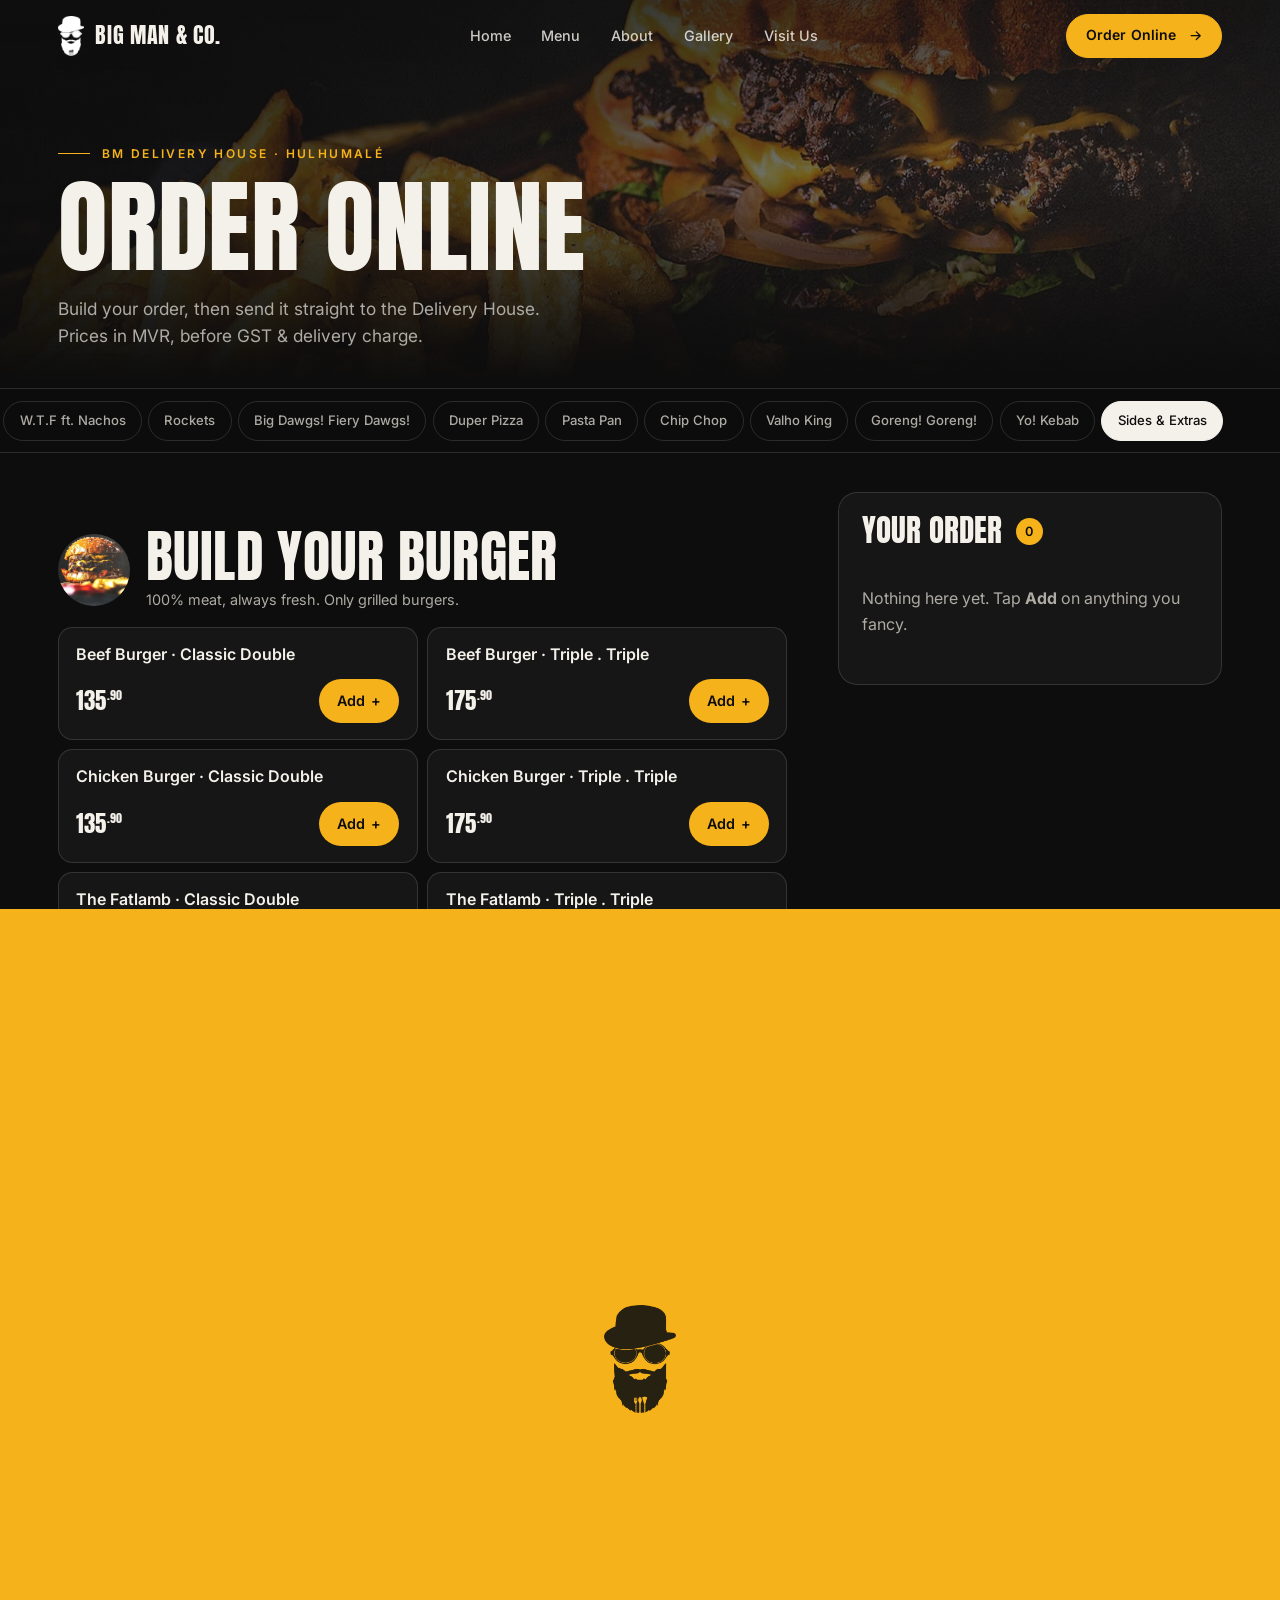
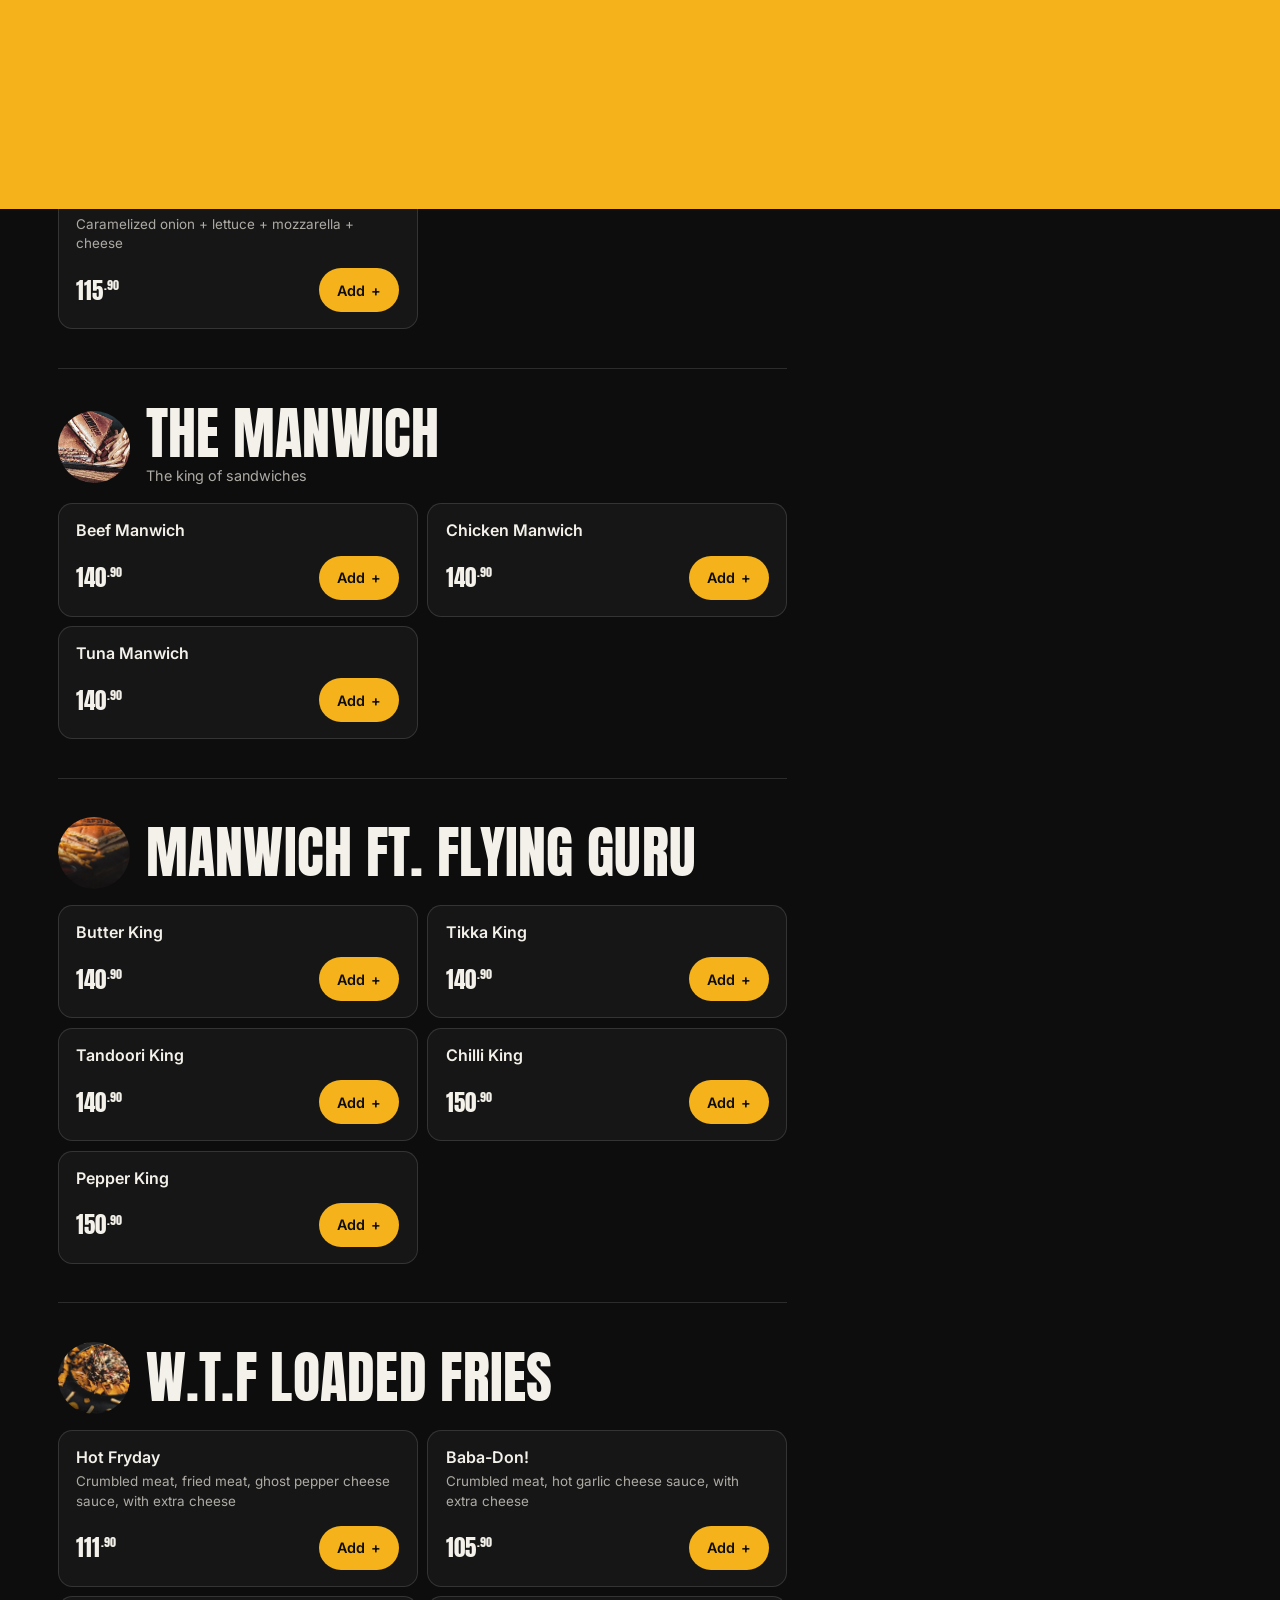
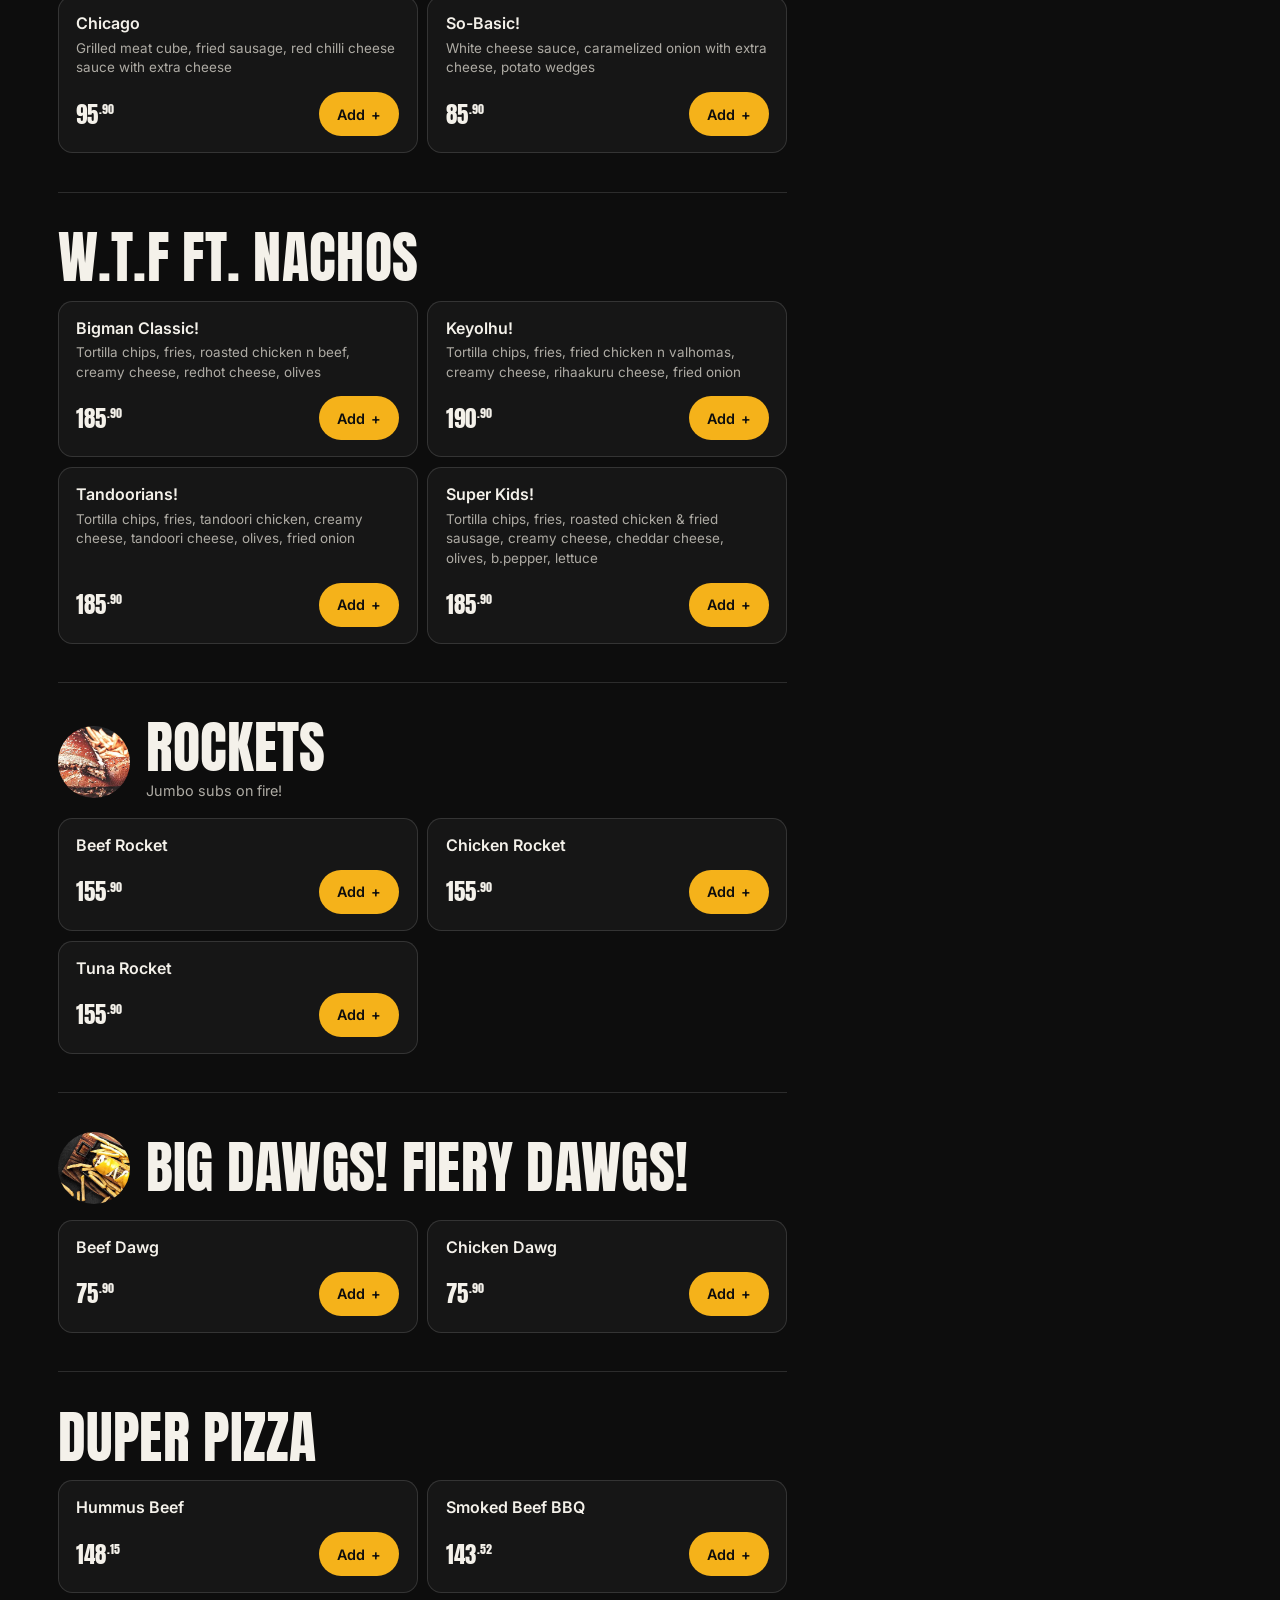
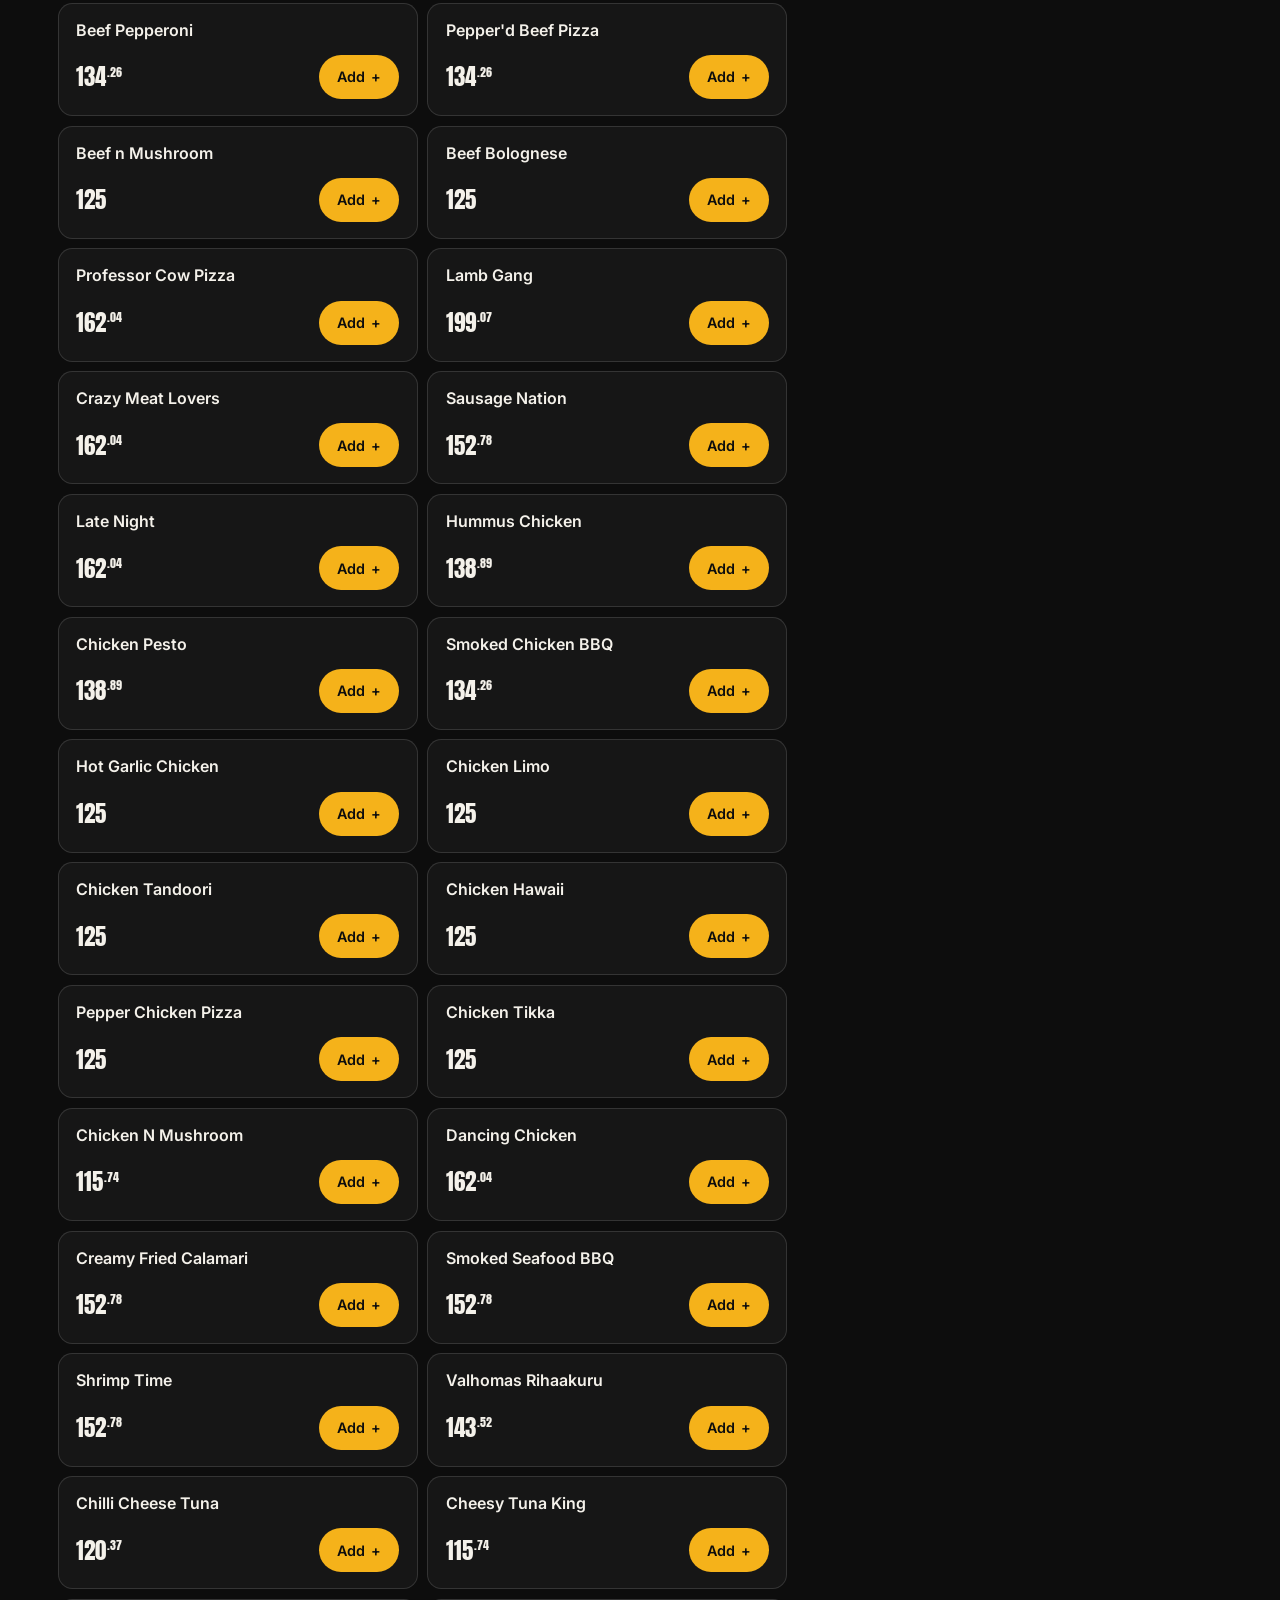
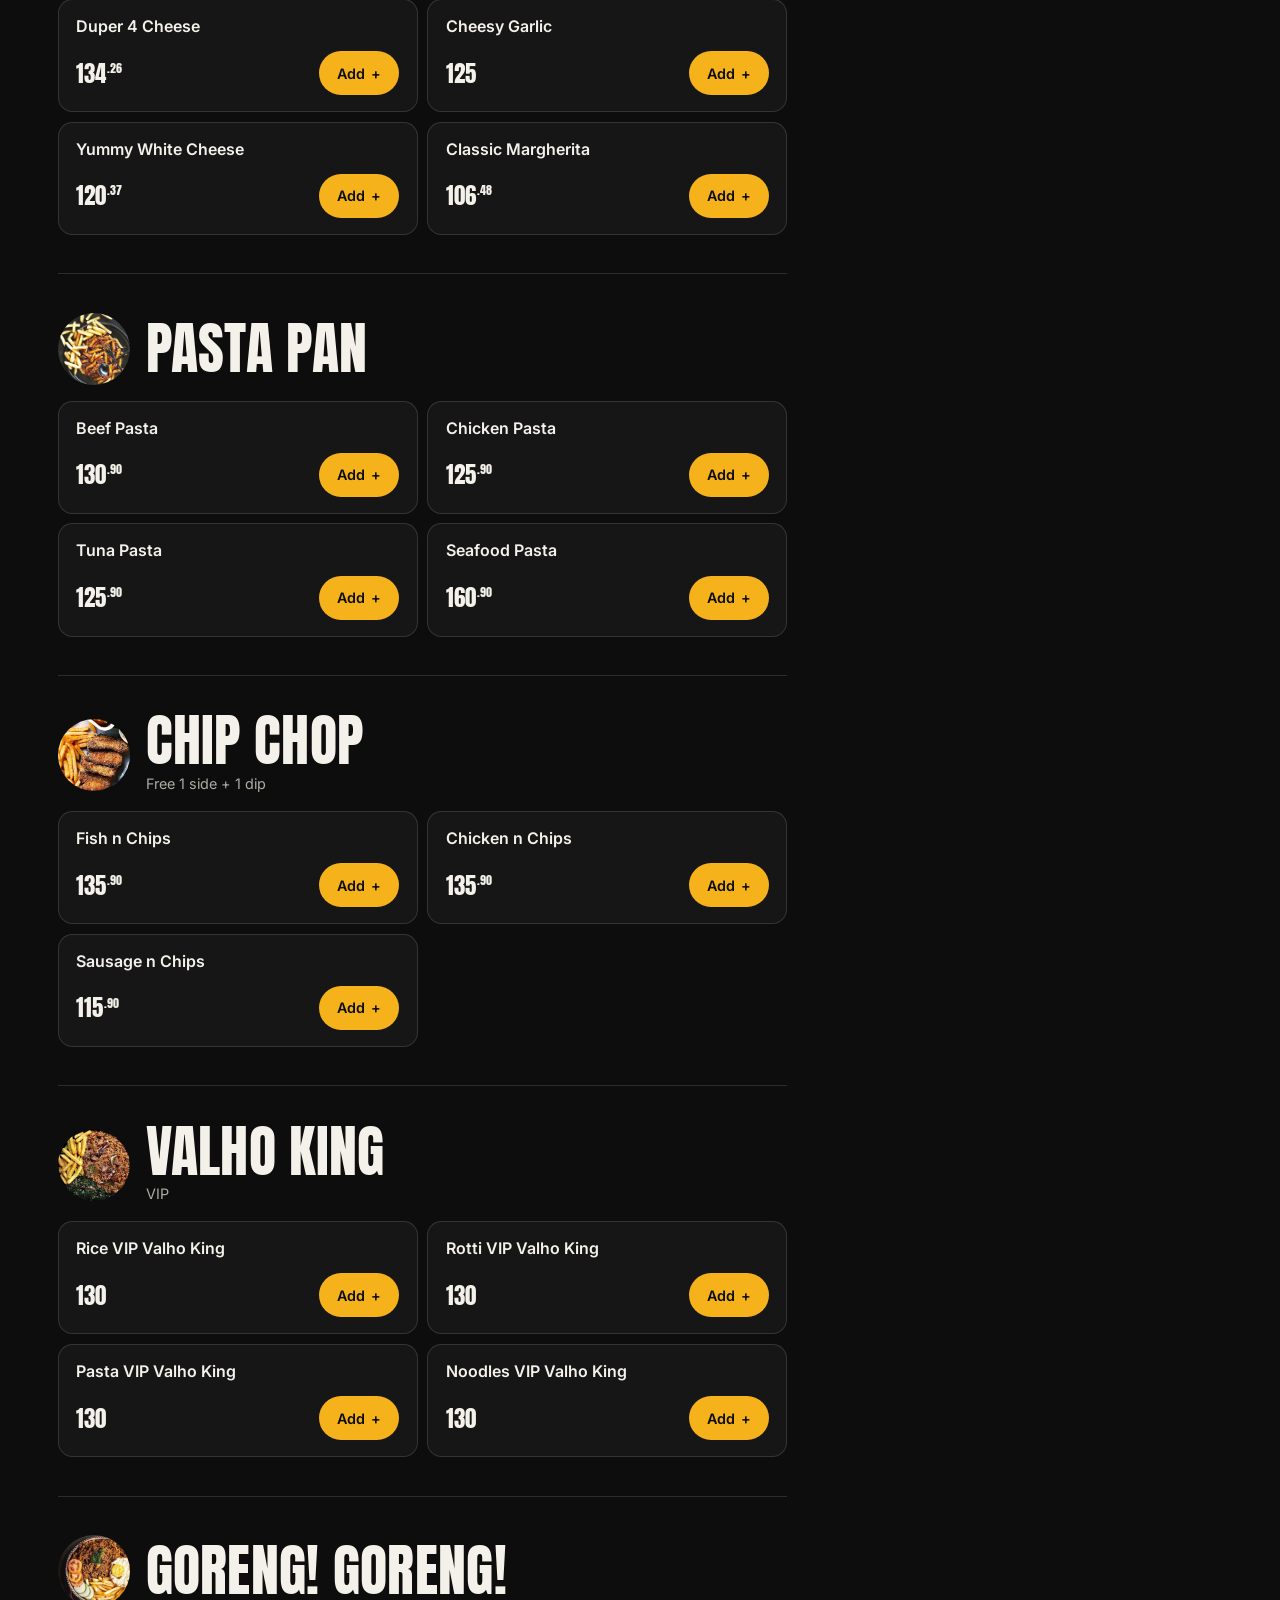
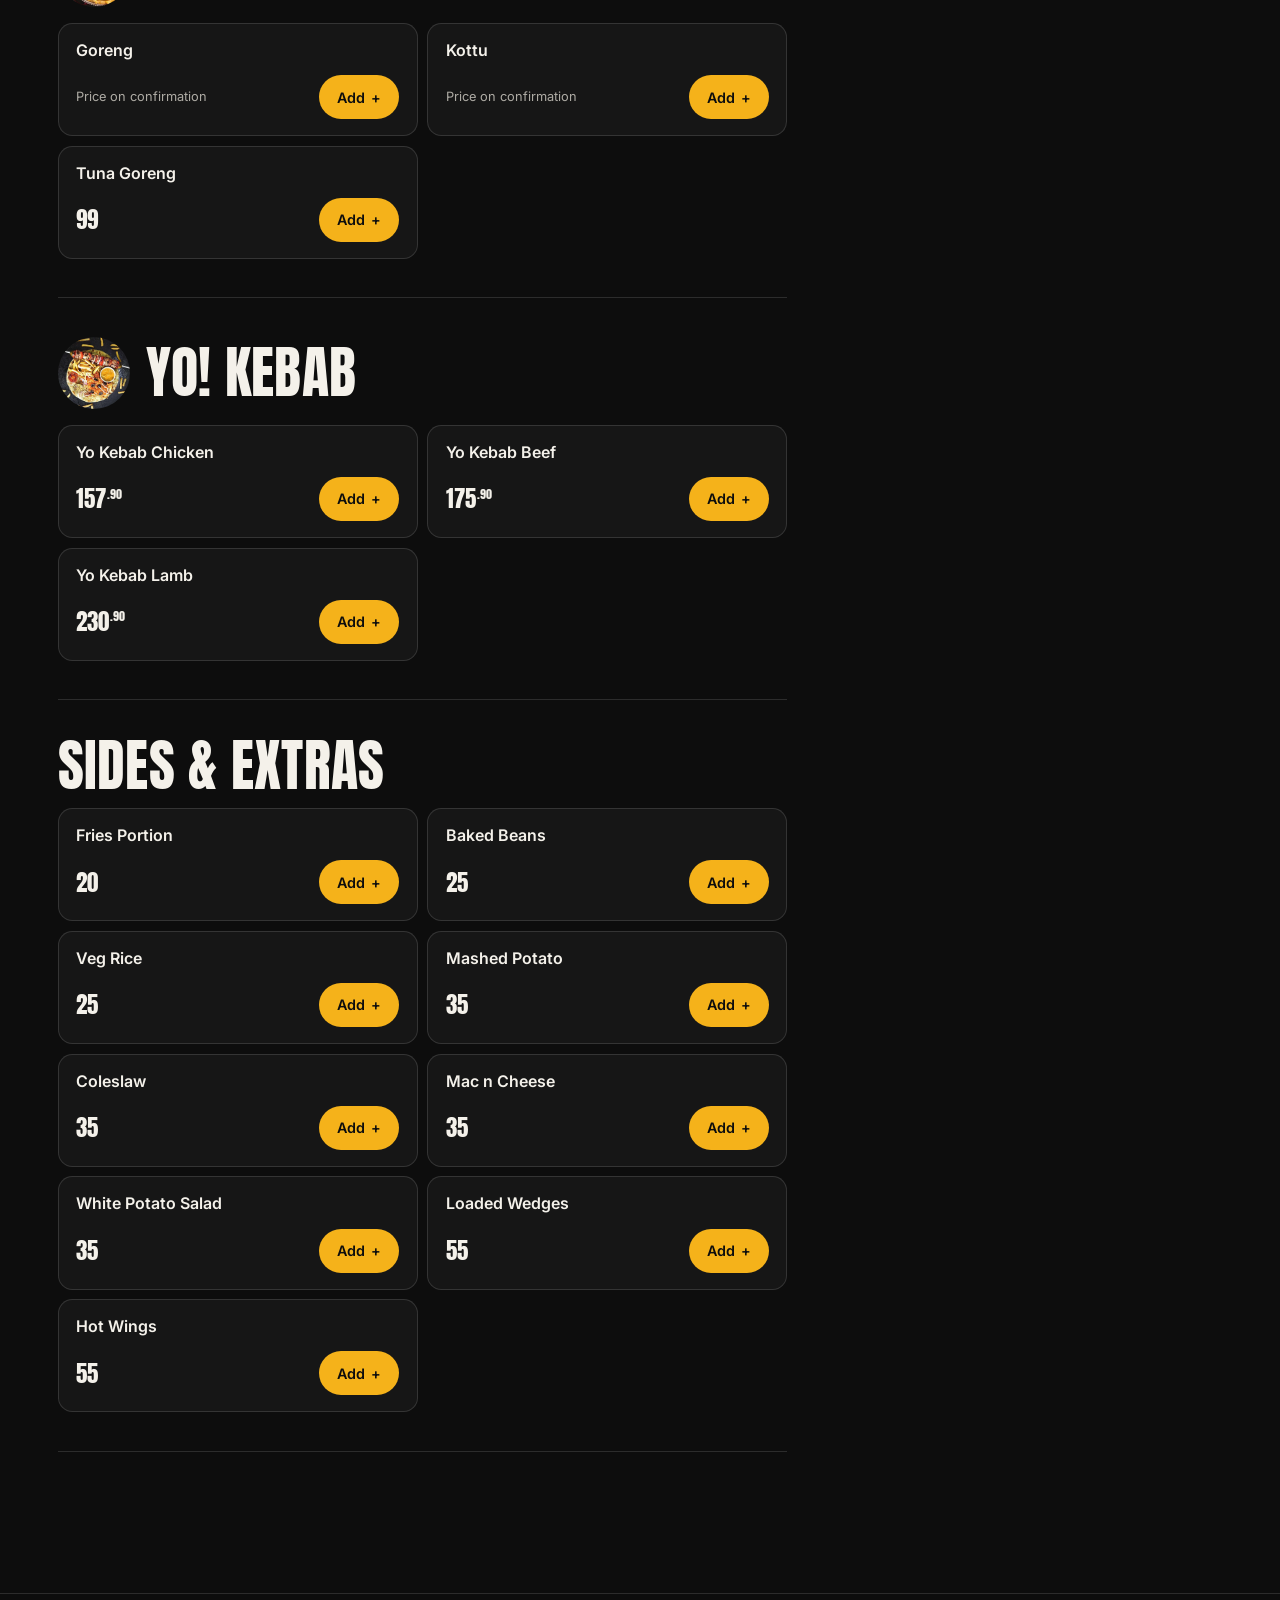
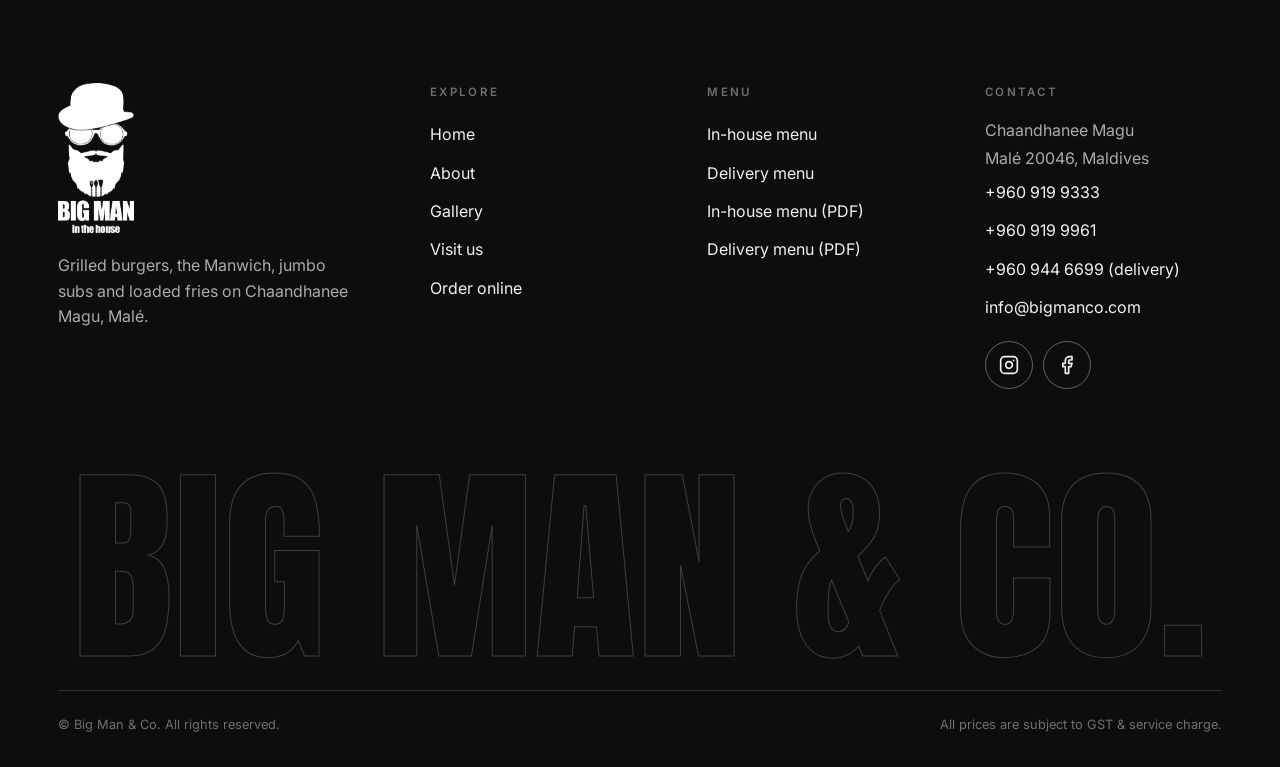
<file: order.html>
<!doctype html>
<html lang="en">
<head>
<meta charset="utf-8">
<meta name="viewport" content="width=device-width, initial-scale=1, viewport-fit=cover">
<title>Order Online — Big Man &amp; Co, Hulhumalé Delivery</title>
<meta name="description" content="Order Big Man &amp; Co for delivery from the BM Delivery House in Hulhumalé: grilled burgers, the Manwich, Duper Pizza, loaded fries, Rockets subs and more. Build your order and send it in one tap.">
<link rel="canonical" href="https://bigmanco.com/order.html">
<meta name="theme-color" content="#0d0d0d">
<meta property="og:type" content="website">
<meta property="og:site_name" content="Big Man &amp; Co">
<meta property="og:title" content="Order Online — Big Man &amp; Co, Hulhumalé Delivery">
<meta property="og:description" content="Order Big Man &amp; Co for delivery from the BM Delivery House in Hulhumalé: grilled burgers, the Manwich, Duper Pizza, loaded fries, Rockets subs and more. Build your order and send it in one tap.">
<meta property="og:url" content="https://bigmanco.com/order.html">
<meta property="og:image" content="https://bigmanco.com/assets/img/og-image.jpg">
<meta property="og:image:width" content="1200">
<meta property="og:image:height" content="630">
<meta name="twitter:card" content="summary_large_image">
<link rel="icon" href="assets/img/brand/favicon.png" type="image/png">
<link rel="apple-touch-icon" href="assets/img/brand/apple-touch-icon.png">
<link rel="manifest" href="site.webmanifest">
<script>document.documentElement.classList.add('js');try{if(sessionStorage.getItem('bm-nav')){sessionStorage.removeItem('bm-nav');document.documentElement.classList.add('from-nav')}}catch(e){}</script>
<link rel="preconnect" href="https://fonts.googleapis.com">
<link rel="preconnect" href="https://fonts.gstatic.com" crossorigin>
<link href="https://fonts.googleapis.com/css2?family=Anton&amp;family=Inter:wght@400;500;600&amp;display=swap" rel="stylesheet">
<link rel="stylesheet" href="assets/css/styles.css">
<script type="application/ld+json">{"@context":"https://schema.org","@type":"Restaurant","name":"Big Man & Co","alternateName":"BIG MAN","url":"https://bigmanco.com","image":"https://bigmanco.com/assets/img/og-image.jpg","logo":"https://bigmanco.com/assets/img/brand/logo-square-512.png","telephone":"+9609199333","email":"info@bigmanco.com","address":{"@type":"PostalAddress","streetAddress":"Chaandhanee Magu","addressLocality":"Malé","postalCode":"20046","addressCountry":"MV"},"servesCuisine":["Burgers","Sandwiches"],"hasMenu":"https://bigmanco.com/menu.html","potentialAction":{"@type":"OrderAction","target":"https://bigmanco.com/order.html"},"sameAs":["https://www.instagram.com/bigman.ith/","https://www.facebook.com/bigman.ith"]}</script>
<script src="assets/js/main.js" defer></script>
</head>
<body class="has-cartbar">
<a class="skip" href="#main">Skip to content</a>
<div class="wipe" aria-hidden="true"><img src="assets/img/brand/logo-mark-black.webp" width="266" height="400" alt=""></div>
<header class="nav">
  <div class="wrap nav__inner">
    <a class="brand" href="index.html" aria-label="Big Man &amp; Co — home">
      <img src="assets/img/brand/logo-mark-white.webp" width="266" height="400" alt="">
      <span>Big Man &amp; Co.</span>
    </a>
    <nav class="nav__links" aria-label="Primary"><a href="index.html">Home</a><a href="menu.html">Menu</a><a href="about.html">About</a><a href="gallery.html">Gallery</a><a href="contact.html">Visit Us</a></nav>
    <div class="nav__actions">
      <a class="btn btn--primary btn--sm" href="order.html" aria-current="page">Order Online <svg viewBox="0 0 24 24" fill="none" stroke="currentColor" stroke-width="2" stroke-linecap="round" stroke-linejoin="round" aria-hidden="true"><path d="M5 12h14M13 6l6 6-6 6"/></svg></a>
      <button class="nav__toggle" type="button" aria-expanded="false" aria-controls="mobile-menu" aria-label="Open menu"><span></span><span></span></button>
    </div>
  </div>
</header>
<div class="mmenu" id="mobile-menu">
  <nav class="mmenu__links" aria-label="Mobile">
    <a href="index.html" style="--i:0"><small>01</small>Home</a>
    <a href="menu.html" style="--i:1"><small>02</small>Menu</a>
    <a href="about.html" style="--i:2"><small>03</small>About</a>
    <a href="gallery.html" style="--i:3"><small>04</small>Gallery</a>
    <a href="contact.html" style="--i:4"><small>05</small>Visit Us</a>
  </nav>
  <div class="mmenu__foot">
    <a class="btn btn--primary" href="order.html">Order Online <svg viewBox="0 0 24 24" fill="none" stroke="currentColor" stroke-width="2" stroke-linecap="round" stroke-linejoin="round" aria-hidden="true"><path d="M5 12h14M13 6l6 6-6 6"/></svg></a>
    <div class="row">
      <a class="btn btn--ghost btn--sm" href="menu.html">In-house menu</a>
      <a class="btn btn--ghost btn--sm" href="menu.html?menu=delivery">Delivery menu</a>
    </div>
  </div>
</div>
<main id="main">

<header class="phead phead--slim">
  <div class="phead__bg"><img src="assets/img/food/burger-and-fries-960.webp" srcset="assets/img/food/burger-and-fries-480.webp 480w, assets/img/food/burger-and-fries-960.webp 960w, assets/img/food/burger-and-fries-1600.webp 1600w, assets/img/food/burger-and-fries-2400.webp 2400w" sizes="100vw" width="2479" height="1999" alt="" fetchpriority="high" decoding="async"></div>
  <div class="wrap">
    <p class="eyebrow fade">BM Delivery House · Hulhumalé</p>
    <h1 class="display h-lg lines" style="margin-top:1rem"><span class="line" style="--l:0"><span>Order online</span></span></h1>
    <p class="lede fade" style="--i:1">Build your order, then send it straight to the Delivery House. Prices in MVR, before GST &amp; delivery charge.</p>
  </div>
</header>

<nav class="chipbar" aria-label="Order sections">
  <ul>
    <li><a href="#burger" data-spy-link="burger">Build Your Burger</a></li>
    <li><a href="#huntsman" data-spy-link="huntsman">Huntsman</a></li>
    <li><a href="#manwich" data-spy-link="manwich">The Manwich</a></li>
    <li><a href="#flying-guru" data-spy-link="flying-guru">Manwich ft. Flying Guru</a></li>
    <li><a href="#wtf" data-spy-link="wtf">W.T.F Loaded Fries</a></li>
    <li><a href="#nachos" data-spy-link="nachos">W.T.F ft. Nachos</a></li>
    <li><a href="#rockets" data-spy-link="rockets">Rockets</a></li>
    <li><a href="#dawgs" data-spy-link="dawgs">Big Dawgs! Fiery Dawgs!</a></li>
    <li><a href="#pizza" data-spy-link="pizza">Duper Pizza</a></li>
    <li><a href="#pasta" data-spy-link="pasta">Pasta Pan</a></li>
    <li><a href="#chip-chop" data-spy-link="chip-chop">Chip Chop</a></li>
    <li><a href="#valho-king" data-spy-link="valho-king">Valho King</a></li>
    <li><a href="#goreng" data-spy-link="goreng">Goreng! Goreng!</a></li>
    <li><a href="#kebab" data-spy-link="kebab">Yo! Kebab</a></li>
    <li><a href="#sides" data-spy-link="sides">Sides &amp; Extras</a></li>
  </ul>
</nav>

<div class="wrap olayout">
  <div class="ocats">
    <section class="ocat" id="burger" data-spy="burger" aria-labelledby="burger-h">
      <header class="ocat__head">
        <div class="ocat__thumb"><img src="assets/img/food/triple-burger-960.webp" srcset="assets/img/food/triple-burger-480.webp 480w, assets/img/food/triple-burger-960.webp 960w, assets/img/food/triple-burger-1600.webp 1600w, assets/img/food/triple-burger-1653.webp 1653w" sizes="96px" width="1653" height="1286" alt="" loading="lazy" decoding="async"></div>
        <div><h2 class="display h-md" id="burger-h">Build Your Burger</h2><p>100% meat, always fresh. Only grilled burgers.</p></div>
      </header>
      <ul class="oitems">
        <li class="oitem" data-name="Beef Burger · Classic Double" data-price="135.9" data-opts="style,toppings,addons">
          <div class="oitem__text"><h3>Beef Burger · Classic Double</h3></div>
          <div class="oitem__buy"><span class="price">135<sup>.90</sup></span><button type="button" class="oitem__add" aria-label="Add Beef Burger · Classic Double to order">Add <span aria-hidden="true">+</span></button></div>
        </li>
        <li class="oitem" data-name="Beef Burger · Triple . Triple" data-price="175.9" data-opts="style,toppings,addons">
          <div class="oitem__text"><h3>Beef Burger · Triple . Triple</h3></div>
          <div class="oitem__buy"><span class="price">175<sup>.90</sup></span><button type="button" class="oitem__add" aria-label="Add Beef Burger · Triple . Triple to order">Add <span aria-hidden="true">+</span></button></div>
        </li>
        <li class="oitem" data-name="Chicken Burger · Classic Double" data-price="135.9" data-opts="style,toppings,addons">
          <div class="oitem__text"><h3>Chicken Burger · Classic Double</h3></div>
          <div class="oitem__buy"><span class="price">135<sup>.90</sup></span><button type="button" class="oitem__add" aria-label="Add Chicken Burger · Classic Double to order">Add <span aria-hidden="true">+</span></button></div>
        </li>
        <li class="oitem" data-name="Chicken Burger · Triple . Triple" data-price="175.9" data-opts="style,toppings,addons">
          <div class="oitem__text"><h3>Chicken Burger · Triple . Triple</h3></div>
          <div class="oitem__buy"><span class="price">175<sup>.90</sup></span><button type="button" class="oitem__add" aria-label="Add Chicken Burger · Triple . Triple to order">Add <span aria-hidden="true">+</span></button></div>
        </li>
        <li class="oitem" data-name="The Fatlamb · Classic Double" data-price="220.9" data-opts="style,toppings,addons">
          <div class="oitem__text"><h3>The Fatlamb · Classic Double</h3><p>Double cheese</p></div>
          <div class="oitem__buy"><span class="price">220<sup>.90</sup></span><button type="button" class="oitem__add" aria-label="Add The Fatlamb · Classic Double to order">Add <span aria-hidden="true">+</span></button></div>
        </li>
        <li class="oitem" data-name="The Fatlamb · Triple . Triple" data-price="280.9" data-opts="style,toppings,addons">
          <div class="oitem__text"><h3>The Fatlamb · Triple . Triple</h3><p>Triple cheese</p></div>
          <div class="oitem__buy"><span class="price">280<sup>.90</sup></span><button type="button" class="oitem__add" aria-label="Add The Fatlamb · Triple . Triple to order">Add <span aria-hidden="true">+</span></button></div>
        </li>
      </ul>
    </section>
    <section class="ocat" id="huntsman" data-spy="huntsman" aria-labelledby="huntsman-h">
      <header class="ocat__head">
        <div class="ocat__thumb"><img src="assets/img/food/burger-and-fries-960.webp" srcset="assets/img/food/burger-and-fries-480.webp 480w, assets/img/food/burger-and-fries-960.webp 960w, assets/img/food/burger-and-fries-1600.webp 1600w, assets/img/food/burger-and-fries-2400.webp 2400w" sizes="96px" width="2479" height="1999" alt="" loading="lazy" decoding="async"></div>
        <div><h2 class="display h-md" id="huntsman-h">Huntsman</h2><p>Operation: Burger Zone</p></div>
      </header>
      <ul class="oitems">
        <li class="oitem" data-name="Huntsman Classic · Beef" data-price="105.9" data-opts="sauce">
          <div class="oitem__text"><h3>Huntsman Classic · Beef</h3><p>Lettuce + tomato + cheese</p></div>
          <div class="oitem__buy"><span class="price">105<sup>.90</sup></span><button type="button" class="oitem__add" aria-label="Add Huntsman Classic · Beef to order">Add <span aria-hidden="true">+</span></button></div>
        </li>
        <li class="oitem" data-name="Huntsman Classic · Chicken" data-price="105.9" data-opts="sauce">
          <div class="oitem__text"><h3>Huntsman Classic · Chicken</h3><p>Lettuce + tomato + cheese</p></div>
          <div class="oitem__buy"><span class="price">105<sup>.90</sup></span><button type="button" class="oitem__add" aria-label="Add Huntsman Classic · Chicken to order">Add <span aria-hidden="true">+</span></button></div>
        </li>
        <li class="oitem" data-name="Huntsman Classic · Mutton" data-price="175.9" data-opts="sauce">
          <div class="oitem__text"><h3>Huntsman Classic · Mutton</h3><p>Lettuce + tomato + cheese</p></div>
          <div class="oitem__buy"><span class="price">175<sup>.90</sup></span><button type="button" class="oitem__add" aria-label="Add Huntsman Classic · Mutton to order">Add <span aria-hidden="true">+</span></button></div>
        </li>
        <li class="oitem" data-name="Flamin'Shroom · Chicken" data-price="115" data-opts="sauce">
          <div class="oitem__text"><h3>Flamin'Shroom · Chicken</h3><p>Caramelized mushroom + cheese</p></div>
          <div class="oitem__buy"><span class="price">115</span><button type="button" class="oitem__add" aria-label="Add Flamin'Shroom · Chicken to order">Add <span aria-hidden="true">+</span></button></div>
        </li>
        <li class="oitem" data-name="Flamin'Shroom · Beef" data-price="115.9" data-opts="sauce">
          <div class="oitem__text"><h3>Flamin'Shroom · Beef</h3><p>Caramelized mushroom + cheese</p></div>
          <div class="oitem__buy"><span class="price">115<sup>.90</sup></span><button type="button" class="oitem__add" aria-label="Add Flamin'Shroom · Beef to order">Add <span aria-hidden="true">+</span></button></div>
        </li>
        <li class="oitem" data-name="Crispy Fillet" data-price="135.9" data-opts="sauce">
          <div class="oitem__text"><h3>Crispy Fillet</h3><p>Lettuce + cheese</p></div>
          <div class="oitem__buy"><span class="price">135<sup>.90</sup></span><button type="button" class="oitem__add" aria-label="Add Crispy Fillet to order">Add <span aria-hidden="true">+</span></button></div>
        </li>
        <li class="oitem" data-name="Hotato Potato" data-price="115.9" data-opts="sauce">
          <div class="oitem__text"><h3>Hotato Potato</h3><p>Spicy potato patty + lettuce + cheese</p></div>
          <div class="oitem__buy"><span class="price">115<sup>.90</sup></span><button type="button" class="oitem__add" aria-label="Add Hotato Potato to order">Add <span aria-hidden="true">+</span></button></div>
        </li>
        <li class="oitem" data-name="De' Fried Bacon" data-price="115.9" data-opts="sauce">
          <div class="oitem__text"><h3>De' Fried Bacon</h3><p>Fried bacon + cheese</p></div>
          <div class="oitem__buy"><span class="price">115<sup>.90</sup></span><button type="button" class="oitem__add" aria-label="Add De' Fried Bacon to order">Add <span aria-hidden="true">+</span></button></div>
        </li>
        <li class="oitem" data-name="Oh Cheese!" data-price="115.9" data-opts="sauce">
          <div class="oitem__text"><h3>Oh Cheese!</h3><p>Caramelized onion + lettuce + mozzarella + cheese</p></div>
          <div class="oitem__buy"><span class="price">115<sup>.90</sup></span><button type="button" class="oitem__add" aria-label="Add Oh Cheese! to order">Add <span aria-hidden="true">+</span></button></div>
        </li>
      </ul>
    </section>
    <section class="ocat" id="manwich" data-spy="manwich" aria-labelledby="manwich-h">
      <header class="ocat__head">
        <div class="ocat__thumb"><img src="assets/img/food/manwich-960.webp" srcset="assets/img/food/manwich-480.webp 480w, assets/img/food/manwich-960.webp 960w, assets/img/food/manwich-1600.webp 1600w, assets/img/food/manwich-1653.webp 1653w" sizes="96px" width="1653" height="936" alt="" loading="lazy" decoding="async"></div>
        <div><h2 class="display h-md" id="manwich-h">The Manwich</h2><p>The king of sandwiches</p></div>
      </header>
      <ul class="oitems">
        <li class="oitem" data-name="Beef Manwich" data-price="140.9" data-opts="manwichStyle">
          <div class="oitem__text"><h3>Beef Manwich</h3></div>
          <div class="oitem__buy"><span class="price">140<sup>.90</sup></span><button type="button" class="oitem__add" aria-label="Add Beef Manwich to order">Add <span aria-hidden="true">+</span></button></div>
        </li>
        <li class="oitem" data-name="Chicken Manwich" data-price="140.9" data-opts="manwichStyle">
          <div class="oitem__text"><h3>Chicken Manwich</h3></div>
          <div class="oitem__buy"><span class="price">140<sup>.90</sup></span><button type="button" class="oitem__add" aria-label="Add Chicken Manwich to order">Add <span aria-hidden="true">+</span></button></div>
        </li>
        <li class="oitem" data-name="Tuna Manwich" data-price="140.9" data-opts="manwichStyle">
          <div class="oitem__text"><h3>Tuna Manwich</h3></div>
          <div class="oitem__buy"><span class="price">140<sup>.90</sup></span><button type="button" class="oitem__add" aria-label="Add Tuna Manwich to order">Add <span aria-hidden="true">+</span></button></div>
        </li>
      </ul>
    </section>
    <section class="ocat" id="flying-guru" data-spy="flying-guru" aria-labelledby="flying-guru-h">
      <header class="ocat__head">
        <div class="ocat__thumb"><img src="assets/img/food/manwich-stack-960.webp" srcset="assets/img/food/manwich-stack-480.webp 480w, assets/img/food/manwich-stack-960.webp 960w, assets/img/food/manwich-stack-1600.webp 1600w, assets/img/food/manwich-stack-2400.webp 2400w" sizes="96px" width="2479" height="1509" alt="" loading="lazy" decoding="async"></div>
        <div><h2 class="display h-md" id="flying-guru-h">Manwich ft. Flying Guru</h2></div>
      </header>
      <ul class="oitems">
        <li class="oitem" data-name="Butter King" data-price="140.9" data-opts="">
          <div class="oitem__text"><h3>Butter King</h3></div>
          <div class="oitem__buy"><span class="price">140<sup>.90</sup></span><button type="button" class="oitem__add" aria-label="Add Butter King to order">Add <span aria-hidden="true">+</span></button></div>
        </li>
        <li class="oitem" data-name="Tikka King" data-price="140.9" data-opts="">
          <div class="oitem__text"><h3>Tikka King</h3></div>
          <div class="oitem__buy"><span class="price">140<sup>.90</sup></span><button type="button" class="oitem__add" aria-label="Add Tikka King to order">Add <span aria-hidden="true">+</span></button></div>
        </li>
        <li class="oitem" data-name="Tandoori King" data-price="140.9" data-opts="">
          <div class="oitem__text"><h3>Tandoori King</h3></div>
          <div class="oitem__buy"><span class="price">140<sup>.90</sup></span><button type="button" class="oitem__add" aria-label="Add Tandoori King to order">Add <span aria-hidden="true">+</span></button></div>
        </li>
        <li class="oitem" data-name="Chilli King" data-price="150.9" data-opts="">
          <div class="oitem__text"><h3>Chilli King</h3></div>
          <div class="oitem__buy"><span class="price">150<sup>.90</sup></span><button type="button" class="oitem__add" aria-label="Add Chilli King to order">Add <span aria-hidden="true">+</span></button></div>
        </li>
        <li class="oitem" data-name="Pepper King" data-price="150.9" data-opts="">
          <div class="oitem__text"><h3>Pepper King</h3></div>
          <div class="oitem__buy"><span class="price">150<sup>.90</sup></span><button type="button" class="oitem__add" aria-label="Add Pepper King to order">Add <span aria-hidden="true">+</span></button></div>
        </li>
      </ul>
    </section>
    <section class="ocat" id="wtf" data-spy="wtf" aria-labelledby="wtf-h">
      <header class="ocat__head">
        <div class="ocat__thumb"><img src="assets/img/food/wtf-nachos-960.webp" srcset="assets/img/food/wtf-nachos-480.webp 480w, assets/img/food/wtf-nachos-960.webp 960w, assets/img/food/wtf-nachos-1600.webp 1600w, assets/img/food/wtf-nachos-2400.webp 2400w" sizes="96px" width="2479" height="1526" alt="" loading="lazy" decoding="async"></div>
        <div><h2 class="display h-md" id="wtf-h">W.T.F Loaded Fries</h2></div>
      </header>
      <ul class="oitems">
        <li class="oitem" data-name="Hot Fryday" data-price="111.9" data-opts="protein">
          <div class="oitem__text"><h3>Hot Fryday</h3><p>Crumbled meat, fried meat, ghost pepper cheese sauce, with extra cheese</p></div>
          <div class="oitem__buy"><span class="price">111<sup>.90</sup></span><button type="button" class="oitem__add" aria-label="Add Hot Fryday to order">Add <span aria-hidden="true">+</span></button></div>
        </li>
        <li class="oitem" data-name="Baba-Don!" data-price="105.9" data-opts="protein">
          <div class="oitem__text"><h3>Baba-Don!</h3><p>Crumbled meat, hot garlic cheese sauce, with extra cheese</p></div>
          <div class="oitem__buy"><span class="price">105<sup>.90</sup></span><button type="button" class="oitem__add" aria-label="Add Baba-Don! to order">Add <span aria-hidden="true">+</span></button></div>
        </li>
        <li class="oitem" data-name="Chicago" data-price="95.9" data-opts="protein">
          <div class="oitem__text"><h3>Chicago</h3><p>Grilled meat cube, fried sausage, red chilli cheese sauce with extra cheese</p></div>
          <div class="oitem__buy"><span class="price">95<sup>.90</sup></span><button type="button" class="oitem__add" aria-label="Add Chicago to order">Add <span aria-hidden="true">+</span></button></div>
        </li>
        <li class="oitem" data-name="So-Basic!" data-price="85.9" data-opts="protein">
          <div class="oitem__text"><h3>So-Basic!</h3><p>White cheese sauce, caramelized onion with extra cheese, potato wedges</p></div>
          <div class="oitem__buy"><span class="price">85<sup>.90</sup></span><button type="button" class="oitem__add" aria-label="Add So-Basic! to order">Add <span aria-hidden="true">+</span></button></div>
        </li>
      </ul>
    </section>
    <section class="ocat" id="nachos" data-spy="nachos" aria-labelledby="nachos-h">
      <header class="ocat__head">
        
        <div><h2 class="display h-md" id="nachos-h">W.T.F ft. Nachos</h2></div>
      </header>
      <ul class="oitems">
        <li class="oitem" data-name="Bigman Classic!" data-price="185.9" data-opts="">
          <div class="oitem__text"><h3>Bigman Classic!</h3><p>Tortilla chips, fries, roasted chicken n beef, creamy cheese, redhot cheese, olives</p></div>
          <div class="oitem__buy"><span class="price">185<sup>.90</sup></span><button type="button" class="oitem__add" aria-label="Add Bigman Classic! to order">Add <span aria-hidden="true">+</span></button></div>
        </li>
        <li class="oitem" data-name="Keyolhu!" data-price="190.9" data-opts="">
          <div class="oitem__text"><h3>Keyolhu!</h3><p>Tortilla chips, fries, fried chicken n valhomas, creamy cheese, rihaakuru cheese, fried onion</p></div>
          <div class="oitem__buy"><span class="price">190<sup>.90</sup></span><button type="button" class="oitem__add" aria-label="Add Keyolhu! to order">Add <span aria-hidden="true">+</span></button></div>
        </li>
        <li class="oitem" data-name="Tandoorians!" data-price="185.9" data-opts="">
          <div class="oitem__text"><h3>Tandoorians!</h3><p>Tortilla chips, fries, tandoori chicken, creamy cheese, tandoori cheese, olives, fried onion</p></div>
          <div class="oitem__buy"><span class="price">185<sup>.90</sup></span><button type="button" class="oitem__add" aria-label="Add Tandoorians! to order">Add <span aria-hidden="true">+</span></button></div>
        </li>
        <li class="oitem" data-name="Super Kids!" data-price="185.9" data-opts="">
          <div class="oitem__text"><h3>Super Kids!</h3><p>Tortilla chips, fries, roasted chicken &amp; fried sausage, creamy cheese, cheddar cheese, olives, b.pepper, lettuce</p></div>
          <div class="oitem__buy"><span class="price">185<sup>.90</sup></span><button type="button" class="oitem__add" aria-label="Add Super Kids! to order">Add <span aria-hidden="true">+</span></button></div>
        </li>
      </ul>
    </section>
    <section class="ocat" id="rockets" data-spy="rockets" aria-labelledby="rockets-h">
      <header class="ocat__head">
        <div class="ocat__thumb"><img src="assets/img/food/rockets-jumbo-sub-960.webp" srcset="assets/img/food/rockets-jumbo-sub-480.webp 480w, assets/img/food/rockets-jumbo-sub-960.webp 960w, assets/img/food/rockets-jumbo-sub-1600.webp 1600w, assets/img/food/rockets-jumbo-sub-1653.webp 1653w" sizes="96px" width="1653" height="851" alt="" loading="lazy" decoding="async"></div>
        <div><h2 class="display h-md" id="rockets-h">Rockets</h2><p>Jumbo subs on fire!</p></div>
      </header>
      <ul class="oitems">
        <li class="oitem" data-name="Beef Rocket" data-price="155.9" data-opts="rocketStyle">
          <div class="oitem__text"><h3>Beef Rocket</h3></div>
          <div class="oitem__buy"><span class="price">155<sup>.90</sup></span><button type="button" class="oitem__add" aria-label="Add Beef Rocket to order">Add <span aria-hidden="true">+</span></button></div>
        </li>
        <li class="oitem" data-name="Chicken Rocket" data-price="155.9" data-opts="rocketStyle">
          <div class="oitem__text"><h3>Chicken Rocket</h3></div>
          <div class="oitem__buy"><span class="price">155<sup>.90</sup></span><button type="button" class="oitem__add" aria-label="Add Chicken Rocket to order">Add <span aria-hidden="true">+</span></button></div>
        </li>
        <li class="oitem" data-name="Tuna Rocket" data-price="155.9" data-opts="rocketStyle">
          <div class="oitem__text"><h3>Tuna Rocket</h3></div>
          <div class="oitem__buy"><span class="price">155<sup>.90</sup></span><button type="button" class="oitem__add" aria-label="Add Tuna Rocket to order">Add <span aria-hidden="true">+</span></button></div>
        </li>
      </ul>
    </section>
    <section class="ocat" id="dawgs" data-spy="dawgs" aria-labelledby="dawgs-h">
      <header class="ocat__head">
        <div class="ocat__thumb"><img src="assets/img/food/fiery-dawg-884.webp" srcset="assets/img/food/fiery-dawg-480.webp 480w, assets/img/food/fiery-dawg-884.webp 884w" sizes="96px" width="884" height="1064" alt="" loading="lazy" decoding="async"></div>
        <div><h2 class="display h-md" id="dawgs-h">Big Dawgs! Fiery Dawgs!</h2></div>
      </header>
      <ul class="oitems">
        <li class="oitem" data-name="Beef Dawg" data-price="75.9" data-opts="dawgStyle">
          <div class="oitem__text"><h3>Beef Dawg</h3></div>
          <div class="oitem__buy"><span class="price">75<sup>.90</sup></span><button type="button" class="oitem__add" aria-label="Add Beef Dawg to order">Add <span aria-hidden="true">+</span></button></div>
        </li>
        <li class="oitem" data-name="Chicken Dawg" data-price="75.9" data-opts="dawgStyle">
          <div class="oitem__text"><h3>Chicken Dawg</h3></div>
          <div class="oitem__buy"><span class="price">75<sup>.90</sup></span><button type="button" class="oitem__add" aria-label="Add Chicken Dawg to order">Add <span aria-hidden="true">+</span></button></div>
        </li>
      </ul>
    </section>
    <section class="ocat" id="pizza" data-spy="pizza" aria-labelledby="pizza-h">
      <header class="ocat__head">
        
        <div><h2 class="display h-md" id="pizza-h">Duper Pizza</h2></div>
      </header>
      <ul class="oitems">
        <li class="oitem" data-name="Hummus Beef" data-price="148.15" data-opts="">
          <div class="oitem__text"><h3>Hummus Beef</h3></div>
          <div class="oitem__buy"><span class="price">148<sup>.15</sup></span><button type="button" class="oitem__add" aria-label="Add Hummus Beef to order">Add <span aria-hidden="true">+</span></button></div>
        </li>
        <li class="oitem" data-name="Smoked Beef BBQ" data-price="143.52" data-opts="">
          <div class="oitem__text"><h3>Smoked Beef BBQ</h3></div>
          <div class="oitem__buy"><span class="price">143<sup>.52</sup></span><button type="button" class="oitem__add" aria-label="Add Smoked Beef BBQ to order">Add <span aria-hidden="true">+</span></button></div>
        </li>
        <li class="oitem" data-name="Beef Pepperoni" data-price="134.26" data-opts="">
          <div class="oitem__text"><h3>Beef Pepperoni</h3></div>
          <div class="oitem__buy"><span class="price">134<sup>.26</sup></span><button type="button" class="oitem__add" aria-label="Add Beef Pepperoni to order">Add <span aria-hidden="true">+</span></button></div>
        </li>
        <li class="oitem" data-name="Pepper'd Beef Pizza" data-price="134.26" data-opts="">
          <div class="oitem__text"><h3>Pepper'd Beef Pizza</h3></div>
          <div class="oitem__buy"><span class="price">134<sup>.26</sup></span><button type="button" class="oitem__add" aria-label="Add Pepper'd Beef Pizza to order">Add <span aria-hidden="true">+</span></button></div>
        </li>
        <li class="oitem" data-name="Beef n Mushroom" data-price="125" data-opts="">
          <div class="oitem__text"><h3>Beef n Mushroom</h3></div>
          <div class="oitem__buy"><span class="price">125</span><button type="button" class="oitem__add" aria-label="Add Beef n Mushroom to order">Add <span aria-hidden="true">+</span></button></div>
        </li>
        <li class="oitem" data-name="Beef Bolognese" data-price="125" data-opts="">
          <div class="oitem__text"><h3>Beef Bolognese</h3></div>
          <div class="oitem__buy"><span class="price">125</span><button type="button" class="oitem__add" aria-label="Add Beef Bolognese to order">Add <span aria-hidden="true">+</span></button></div>
        </li>
        <li class="oitem" data-name="Professor Cow Pizza" data-price="162.04" data-opts="">
          <div class="oitem__text"><h3>Professor Cow Pizza</h3></div>
          <div class="oitem__buy"><span class="price">162<sup>.04</sup></span><button type="button" class="oitem__add" aria-label="Add Professor Cow Pizza to order">Add <span aria-hidden="true">+</span></button></div>
        </li>
        <li class="oitem" data-name="Lamb Gang" data-price="199.07" data-opts="">
          <div class="oitem__text"><h3>Lamb Gang</h3></div>
          <div class="oitem__buy"><span class="price">199<sup>.07</sup></span><button type="button" class="oitem__add" aria-label="Add Lamb Gang to order">Add <span aria-hidden="true">+</span></button></div>
        </li>
        <li class="oitem" data-name="Crazy Meat Lovers" data-price="162.04" data-opts="">
          <div class="oitem__text"><h3>Crazy Meat Lovers</h3></div>
          <div class="oitem__buy"><span class="price">162<sup>.04</sup></span><button type="button" class="oitem__add" aria-label="Add Crazy Meat Lovers to order">Add <span aria-hidden="true">+</span></button></div>
        </li>
        <li class="oitem" data-name="Sausage Nation" data-price="152.78" data-opts="">
          <div class="oitem__text"><h3>Sausage Nation</h3></div>
          <div class="oitem__buy"><span class="price">152<sup>.78</sup></span><button type="button" class="oitem__add" aria-label="Add Sausage Nation to order">Add <span aria-hidden="true">+</span></button></div>
        </li>
        <li class="oitem" data-name="Late Night" data-price="162.04" data-opts="">
          <div class="oitem__text"><h3>Late Night</h3></div>
          <div class="oitem__buy"><span class="price">162<sup>.04</sup></span><button type="button" class="oitem__add" aria-label="Add Late Night to order">Add <span aria-hidden="true">+</span></button></div>
        </li>
        <li class="oitem" data-name="Hummus Chicken" data-price="138.89" data-opts="">
          <div class="oitem__text"><h3>Hummus Chicken</h3></div>
          <div class="oitem__buy"><span class="price">138<sup>.89</sup></span><button type="button" class="oitem__add" aria-label="Add Hummus Chicken to order">Add <span aria-hidden="true">+</span></button></div>
        </li>
        <li class="oitem" data-name="Chicken Pesto" data-price="138.89" data-opts="">
          <div class="oitem__text"><h3>Chicken Pesto</h3></div>
          <div class="oitem__buy"><span class="price">138<sup>.89</sup></span><button type="button" class="oitem__add" aria-label="Add Chicken Pesto to order">Add <span aria-hidden="true">+</span></button></div>
        </li>
        <li class="oitem" data-name="Smoked Chicken BBQ" data-price="134.26" data-opts="">
          <div class="oitem__text"><h3>Smoked Chicken BBQ</h3></div>
          <div class="oitem__buy"><span class="price">134<sup>.26</sup></span><button type="button" class="oitem__add" aria-label="Add Smoked Chicken BBQ to order">Add <span aria-hidden="true">+</span></button></div>
        </li>
        <li class="oitem" data-name="Hot Garlic Chicken" data-price="125" data-opts="">
          <div class="oitem__text"><h3>Hot Garlic Chicken</h3></div>
          <div class="oitem__buy"><span class="price">125</span><button type="button" class="oitem__add" aria-label="Add Hot Garlic Chicken to order">Add <span aria-hidden="true">+</span></button></div>
        </li>
        <li class="oitem" data-name="Chicken Limo" data-price="125" data-opts="">
          <div class="oitem__text"><h3>Chicken Limo</h3></div>
          <div class="oitem__buy"><span class="price">125</span><button type="button" class="oitem__add" aria-label="Add Chicken Limo to order">Add <span aria-hidden="true">+</span></button></div>
        </li>
        <li class="oitem" data-name="Chicken Tandoori" data-price="125" data-opts="">
          <div class="oitem__text"><h3>Chicken Tandoori</h3></div>
          <div class="oitem__buy"><span class="price">125</span><button type="button" class="oitem__add" aria-label="Add Chicken Tandoori to order">Add <span aria-hidden="true">+</span></button></div>
        </li>
        <li class="oitem" data-name="Chicken Hawaii" data-price="125" data-opts="">
          <div class="oitem__text"><h3>Chicken Hawaii</h3></div>
          <div class="oitem__buy"><span class="price">125</span><button type="button" class="oitem__add" aria-label="Add Chicken Hawaii to order">Add <span aria-hidden="true">+</span></button></div>
        </li>
        <li class="oitem" data-name="Pepper Chicken Pizza" data-price="125" data-opts="">
          <div class="oitem__text"><h3>Pepper Chicken Pizza</h3></div>
          <div class="oitem__buy"><span class="price">125</span><button type="button" class="oitem__add" aria-label="Add Pepper Chicken Pizza to order">Add <span aria-hidden="true">+</span></button></div>
        </li>
        <li class="oitem" data-name="Chicken Tikka" data-price="125" data-opts="">
          <div class="oitem__text"><h3>Chicken Tikka</h3></div>
          <div class="oitem__buy"><span class="price">125</span><button type="button" class="oitem__add" aria-label="Add Chicken Tikka to order">Add <span aria-hidden="true">+</span></button></div>
        </li>
        <li class="oitem" data-name="Chicken N Mushroom" data-price="115.74" data-opts="">
          <div class="oitem__text"><h3>Chicken N Mushroom</h3></div>
          <div class="oitem__buy"><span class="price">115<sup>.74</sup></span><button type="button" class="oitem__add" aria-label="Add Chicken N Mushroom to order">Add <span aria-hidden="true">+</span></button></div>
        </li>
        <li class="oitem" data-name="Dancing Chicken" data-price="162.04" data-opts="">
          <div class="oitem__text"><h3>Dancing Chicken</h3></div>
          <div class="oitem__buy"><span class="price">162<sup>.04</sup></span><button type="button" class="oitem__add" aria-label="Add Dancing Chicken to order">Add <span aria-hidden="true">+</span></button></div>
        </li>
        <li class="oitem" data-name="Creamy Fried Calamari" data-price="152.78" data-opts="">
          <div class="oitem__text"><h3>Creamy Fried Calamari</h3></div>
          <div class="oitem__buy"><span class="price">152<sup>.78</sup></span><button type="button" class="oitem__add" aria-label="Add Creamy Fried Calamari to order">Add <span aria-hidden="true">+</span></button></div>
        </li>
        <li class="oitem" data-name="Smoked Seafood BBQ" data-price="152.78" data-opts="">
          <div class="oitem__text"><h3>Smoked Seafood BBQ</h3></div>
          <div class="oitem__buy"><span class="price">152<sup>.78</sup></span><button type="button" class="oitem__add" aria-label="Add Smoked Seafood BBQ to order">Add <span aria-hidden="true">+</span></button></div>
        </li>
        <li class="oitem" data-name="Shrimp Time" data-price="152.78" data-opts="">
          <div class="oitem__text"><h3>Shrimp Time</h3></div>
          <div class="oitem__buy"><span class="price">152<sup>.78</sup></span><button type="button" class="oitem__add" aria-label="Add Shrimp Time to order">Add <span aria-hidden="true">+</span></button></div>
        </li>
        <li class="oitem" data-name="Valhomas Rihaakuru" data-price="143.52" data-opts="">
          <div class="oitem__text"><h3>Valhomas Rihaakuru</h3></div>
          <div class="oitem__buy"><span class="price">143<sup>.52</sup></span><button type="button" class="oitem__add" aria-label="Add Valhomas Rihaakuru to order">Add <span aria-hidden="true">+</span></button></div>
        </li>
        <li class="oitem" data-name="Chilli Cheese Tuna" data-price="120.37" data-opts="">
          <div class="oitem__text"><h3>Chilli Cheese Tuna</h3></div>
          <div class="oitem__buy"><span class="price">120<sup>.37</sup></span><button type="button" class="oitem__add" aria-label="Add Chilli Cheese Tuna to order">Add <span aria-hidden="true">+</span></button></div>
        </li>
        <li class="oitem" data-name="Cheesy Tuna King" data-price="115.74" data-opts="">
          <div class="oitem__text"><h3>Cheesy Tuna King</h3></div>
          <div class="oitem__buy"><span class="price">115<sup>.74</sup></span><button type="button" class="oitem__add" aria-label="Add Cheesy Tuna King to order">Add <span aria-hidden="true">+</span></button></div>
        </li>
        <li class="oitem" data-name="Duper 4 Cheese" data-price="134.26" data-opts="">
          <div class="oitem__text"><h3>Duper 4 Cheese</h3></div>
          <div class="oitem__buy"><span class="price">134<sup>.26</sup></span><button type="button" class="oitem__add" aria-label="Add Duper 4 Cheese to order">Add <span aria-hidden="true">+</span></button></div>
        </li>
        <li class="oitem" data-name="Cheesy Garlic" data-price="125" data-opts="">
          <div class="oitem__text"><h3>Cheesy Garlic</h3></div>
          <div class="oitem__buy"><span class="price">125</span><button type="button" class="oitem__add" aria-label="Add Cheesy Garlic to order">Add <span aria-hidden="true">+</span></button></div>
        </li>
        <li class="oitem" data-name="Yummy White Cheese" data-price="120.37" data-opts="">
          <div class="oitem__text"><h3>Yummy White Cheese</h3></div>
          <div class="oitem__buy"><span class="price">120<sup>.37</sup></span><button type="button" class="oitem__add" aria-label="Add Yummy White Cheese to order">Add <span aria-hidden="true">+</span></button></div>
        </li>
        <li class="oitem" data-name="Classic Margherita" data-price="106.48" data-opts="">
          <div class="oitem__text"><h3>Classic Margherita</h3></div>
          <div class="oitem__buy"><span class="price">106<sup>.48</sup></span><button type="button" class="oitem__add" aria-label="Add Classic Margherita to order">Add <span aria-hidden="true">+</span></button></div>
        </li>
      </ul>
    </section>
    <section class="ocat" id="pasta" data-spy="pasta" aria-labelledby="pasta-h">
      <header class="ocat__head">
        <div class="ocat__thumb"><img src="assets/img/food/pasta-pan-960.webp" srcset="assets/img/food/pasta-pan-480.webp 480w, assets/img/food/pasta-pan-960.webp 960w, assets/img/food/pasta-pan-1600.webp 1600w, assets/img/food/pasta-pan-1653.webp 1653w" sizes="96px" width="1653" height="1122" alt="" loading="lazy" decoding="async"></div>
        <div><h2 class="display h-md" id="pasta-h">Pasta Pan</h2></div>
      </header>
      <ul class="oitems">
        <li class="oitem" data-name="Beef Pasta" data-price="130.9" data-opts="pasta,pastaSauce,cheese">
          <div class="oitem__text"><h3>Beef Pasta</h3></div>
          <div class="oitem__buy"><span class="price">130<sup>.90</sup></span><button type="button" class="oitem__add" aria-label="Add Beef Pasta to order">Add <span aria-hidden="true">+</span></button></div>
        </li>
        <li class="oitem" data-name="Chicken Pasta" data-price="125.9" data-opts="pasta,pastaSauce,cheese">
          <div class="oitem__text"><h3>Chicken Pasta</h3></div>
          <div class="oitem__buy"><span class="price">125<sup>.90</sup></span><button type="button" class="oitem__add" aria-label="Add Chicken Pasta to order">Add <span aria-hidden="true">+</span></button></div>
        </li>
        <li class="oitem" data-name="Tuna Pasta" data-price="125.9" data-opts="pasta,pastaSauce,cheese">
          <div class="oitem__text"><h3>Tuna Pasta</h3></div>
          <div class="oitem__buy"><span class="price">125<sup>.90</sup></span><button type="button" class="oitem__add" aria-label="Add Tuna Pasta to order">Add <span aria-hidden="true">+</span></button></div>
        </li>
        <li class="oitem" data-name="Seafood Pasta" data-price="160.9" data-opts="pasta,pastaSauce,cheese">
          <div class="oitem__text"><h3>Seafood Pasta</h3></div>
          <div class="oitem__buy"><span class="price">160<sup>.90</sup></span><button type="button" class="oitem__add" aria-label="Add Seafood Pasta to order">Add <span aria-hidden="true">+</span></button></div>
        </li>
      </ul>
    </section>
    <section class="ocat" id="chip-chop" data-spy="chip-chop" aria-labelledby="chip-chop-h">
      <header class="ocat__head">
        <div class="ocat__thumb"><img src="assets/img/food/chip-chop-827.webp" srcset="assets/img/food/chip-chop-480.webp 480w, assets/img/food/chip-chop-827.webp 827w" sizes="96px" width="827" height="1169" alt="" loading="lazy" decoding="async"></div>
        <div><h2 class="display h-md" id="chip-chop-h">Chip Chop</h2><p>Free 1 side + 1 dip</p></div>
      </header>
      <ul class="oitems">
        <li class="oitem" data-name="Fish n Chips" data-price="135.9" data-opts="flavor,side,dip">
          <div class="oitem__text"><h3>Fish n Chips</h3></div>
          <div class="oitem__buy"><span class="price">135<sup>.90</sup></span><button type="button" class="oitem__add" aria-label="Add Fish n Chips to order">Add <span aria-hidden="true">+</span></button></div>
        </li>
        <li class="oitem" data-name="Chicken n Chips" data-price="135.9" data-opts="flavor,side,dip">
          <div class="oitem__text"><h3>Chicken n Chips</h3></div>
          <div class="oitem__buy"><span class="price">135<sup>.90</sup></span><button type="button" class="oitem__add" aria-label="Add Chicken n Chips to order">Add <span aria-hidden="true">+</span></button></div>
        </li>
        <li class="oitem" data-name="Sausage n Chips" data-price="115.9" data-opts="flavor,side,dip">
          <div class="oitem__text"><h3>Sausage n Chips</h3></div>
          <div class="oitem__buy"><span class="price">115<sup>.90</sup></span><button type="button" class="oitem__add" aria-label="Add Sausage n Chips to order">Add <span aria-hidden="true">+</span></button></div>
        </li>
      </ul>
    </section>
    <section class="ocat" id="valho-king" data-spy="valho-king" aria-labelledby="valho-king-h">
      <header class="ocat__head">
        <div class="ocat__thumb"><img src="assets/img/food/valho-king-960.webp" srcset="assets/img/food/valho-king-480.webp 480w, assets/img/food/valho-king-960.webp 960w, assets/img/food/valho-king-1388.webp 1388w" sizes="96px" width="1388" height="1239" alt="" loading="lazy" decoding="async"></div>
        <div><h2 class="display h-md" id="valho-king-h">Valho King</h2><p>VIP</p></div>
      </header>
      <ul class="oitems">
        <li class="oitem" data-name="Rice VIP Valho King" data-price="130" data-opts="">
          <div class="oitem__text"><h3>Rice VIP Valho King</h3></div>
          <div class="oitem__buy"><span class="price">130</span><button type="button" class="oitem__add" aria-label="Add Rice VIP Valho King to order">Add <span aria-hidden="true">+</span></button></div>
        </li>
        <li class="oitem" data-name="Rotti VIP Valho King" data-price="130" data-opts="">
          <div class="oitem__text"><h3>Rotti VIP Valho King</h3></div>
          <div class="oitem__buy"><span class="price">130</span><button type="button" class="oitem__add" aria-label="Add Rotti VIP Valho King to order">Add <span aria-hidden="true">+</span></button></div>
        </li>
        <li class="oitem" data-name="Pasta VIP Valho King" data-price="130" data-opts="">
          <div class="oitem__text"><h3>Pasta VIP Valho King</h3></div>
          <div class="oitem__buy"><span class="price">130</span><button type="button" class="oitem__add" aria-label="Add Pasta VIP Valho King to order">Add <span aria-hidden="true">+</span></button></div>
        </li>
        <li class="oitem" data-name="Noodles VIP Valho King" data-price="130" data-opts="">
          <div class="oitem__text"><h3>Noodles VIP Valho King</h3></div>
          <div class="oitem__buy"><span class="price">130</span><button type="button" class="oitem__add" aria-label="Add Noodles VIP Valho King to order">Add <span aria-hidden="true">+</span></button></div>
        </li>
      </ul>
    </section>
    <section class="ocat" id="goreng" data-spy="goreng" aria-labelledby="goreng-h">
      <header class="ocat__head">
        <div class="ocat__thumb"><img src="assets/img/food/goreng-goreng-960.webp" srcset="assets/img/food/goreng-goreng-480.webp 480w, assets/img/food/goreng-goreng-960.webp 960w, assets/img/food/goreng-goreng-1600.webp 1600w, assets/img/food/goreng-goreng-1653.webp 1653w" sizes="96px" width="1653" height="1485" alt="" loading="lazy" decoding="async"></div>
        <div><h2 class="display h-md" id="goreng-h">Goreng! Goreng!</h2></div>
      </header>
      <ul class="oitems">
        <li class="oitem" data-name="Goreng" data-price="" data-opts="gorengStyle">
          <div class="oitem__text"><h3>Goreng</h3></div>
          <div class="oitem__buy"><span class="oitem__tbc">Price on confirmation</span><button type="button" class="oitem__add" aria-label="Add Goreng to order">Add <span aria-hidden="true">+</span></button></div>
        </li>
        <li class="oitem" data-name="Kottu" data-price="" data-opts="gorengStyle">
          <div class="oitem__text"><h3>Kottu</h3></div>
          <div class="oitem__buy"><span class="oitem__tbc">Price on confirmation</span><button type="button" class="oitem__add" aria-label="Add Kottu to order">Add <span aria-hidden="true">+</span></button></div>
        </li>
        <li class="oitem" data-name="Tuna Goreng" data-price="99" data-opts="gorengStyle">
          <div class="oitem__text"><h3>Tuna Goreng</h3></div>
          <div class="oitem__buy"><span class="price">99</span><button type="button" class="oitem__add" aria-label="Add Tuna Goreng to order">Add <span aria-hidden="true">+</span></button></div>
        </li>
      </ul>
    </section>
    <section class="ocat" id="kebab" data-spy="kebab" aria-labelledby="kebab-h">
      <header class="ocat__head">
        <div class="ocat__thumb"><img src="assets/img/food/yo-kebab-960.webp" srcset="assets/img/food/yo-kebab-480.webp 480w, assets/img/food/yo-kebab-960.webp 960w, assets/img/food/yo-kebab-1600.webp 1600w, assets/img/food/yo-kebab-1653.webp 1653w" sizes="96px" width="1653" height="1379" alt="" loading="lazy" decoding="async"></div>
        <div><h2 class="display h-md" id="kebab-h">Yo! Kebab</h2></div>
      </header>
      <ul class="oitems">
        <li class="oitem" data-name="Yo Kebab Chicken" data-price="157.9" data-opts="kebabStyle">
          <div class="oitem__text"><h3>Yo Kebab Chicken</h3></div>
          <div class="oitem__buy"><span class="price">157<sup>.90</sup></span><button type="button" class="oitem__add" aria-label="Add Yo Kebab Chicken to order">Add <span aria-hidden="true">+</span></button></div>
        </li>
        <li class="oitem" data-name="Yo Kebab Beef" data-price="175.9" data-opts="kebabStyle">
          <div class="oitem__text"><h3>Yo Kebab Beef</h3></div>
          <div class="oitem__buy"><span class="price">175<sup>.90</sup></span><button type="button" class="oitem__add" aria-label="Add Yo Kebab Beef to order">Add <span aria-hidden="true">+</span></button></div>
        </li>
        <li class="oitem" data-name="Yo Kebab Lamb" data-price="230.9" data-opts="kebabStyle">
          <div class="oitem__text"><h3>Yo Kebab Lamb</h3></div>
          <div class="oitem__buy"><span class="price">230<sup>.90</sup></span><button type="button" class="oitem__add" aria-label="Add Yo Kebab Lamb to order">Add <span aria-hidden="true">+</span></button></div>
        </li>
      </ul>
    </section>
    <section class="ocat" id="sides" data-spy="sides" aria-labelledby="sides-h">
      <header class="ocat__head">
        
        <div><h2 class="display h-md" id="sides-h">Sides &amp; Extras</h2></div>
      </header>
      <ul class="oitems">
        <li class="oitem" data-name="Fries Portion" data-price="20" data-opts="">
          <div class="oitem__text"><h3>Fries Portion</h3></div>
          <div class="oitem__buy"><span class="price">20</span><button type="button" class="oitem__add" aria-label="Add Fries Portion to order">Add <span aria-hidden="true">+</span></button></div>
        </li>
        <li class="oitem" data-name="Baked Beans" data-price="25" data-opts="">
          <div class="oitem__text"><h3>Baked Beans</h3></div>
          <div class="oitem__buy"><span class="price">25</span><button type="button" class="oitem__add" aria-label="Add Baked Beans to order">Add <span aria-hidden="true">+</span></button></div>
        </li>
        <li class="oitem" data-name="Veg Rice" data-price="25" data-opts="">
          <div class="oitem__text"><h3>Veg Rice</h3></div>
          <div class="oitem__buy"><span class="price">25</span><button type="button" class="oitem__add" aria-label="Add Veg Rice to order">Add <span aria-hidden="true">+</span></button></div>
        </li>
        <li class="oitem" data-name="Mashed Potato" data-price="35" data-opts="">
          <div class="oitem__text"><h3>Mashed Potato</h3></div>
          <div class="oitem__buy"><span class="price">35</span><button type="button" class="oitem__add" aria-label="Add Mashed Potato to order">Add <span aria-hidden="true">+</span></button></div>
        </li>
        <li class="oitem" data-name="Coleslaw" data-price="35" data-opts="">
          <div class="oitem__text"><h3>Coleslaw</h3></div>
          <div class="oitem__buy"><span class="price">35</span><button type="button" class="oitem__add" aria-label="Add Coleslaw to order">Add <span aria-hidden="true">+</span></button></div>
        </li>
        <li class="oitem" data-name="Mac n Cheese" data-price="35" data-opts="">
          <div class="oitem__text"><h3>Mac n Cheese</h3></div>
          <div class="oitem__buy"><span class="price">35</span><button type="button" class="oitem__add" aria-label="Add Mac n Cheese to order">Add <span aria-hidden="true">+</span></button></div>
        </li>
        <li class="oitem" data-name="White Potato Salad" data-price="35" data-opts="">
          <div class="oitem__text"><h3>White Potato Salad</h3></div>
          <div class="oitem__buy"><span class="price">35</span><button type="button" class="oitem__add" aria-label="Add White Potato Salad to order">Add <span aria-hidden="true">+</span></button></div>
        </li>
        <li class="oitem" data-name="Loaded Wedges" data-price="55" data-opts="">
          <div class="oitem__text"><h3>Loaded Wedges</h3></div>
          <div class="oitem__buy"><span class="price">55</span><button type="button" class="oitem__add" aria-label="Add Loaded Wedges to order">Add <span aria-hidden="true">+</span></button></div>
        </li>
        <li class="oitem" data-name="Hot Wings" data-price="55" data-opts="">
          <div class="oitem__text"><h3>Hot Wings</h3></div>
          <div class="oitem__buy"><span class="price">55</span><button type="button" class="oitem__add" aria-label="Add Hot Wings to order">Add <span aria-hidden="true">+</span></button></div>
        </li>
      </ul>
    </section>
  </div>

  <aside class="cart" id="cart" aria-label="Your order">
    <div class="cart__head">
      <h2 class="display h-sm">Your order <span class="cart__count" data-cart-count>0</span></h2>
      <button type="button" class="lb__btn cart__close" aria-label="Close your order"><svg viewBox="0 0 24 24" fill="none" stroke="currentColor" stroke-width="2" stroke-linecap="round" aria-hidden="true"><path d="M6 6l12 12M18 6 6 18"/></svg></button>
    </div>
    <p class="cart__empty">Nothing here yet. Tap <strong>Add</strong> on anything you fancy.</p>
    <div class="cart__body" hidden>
      <ul class="cart__list"></ul>
      <div class="cart__sum"><span>Estimated subtotal</span><strong class="cart__subtotal">MVR 0.00</strong></div>
      <p class="cart__fine cart__tbc" hidden>Items marked “To confirm” are priced by Big Man when they reply.</p>
      <p class="cart__fine">GST and delivery charge are added on top. Big Man confirms the final total and how to pay.</p>
      <form class="checkout">
        <h3>Delivery details</h3>
        <label>Name<input name="name" autocomplete="name" required></label>
        <label>Phone<input name="phone" type="tel" inputmode="tel" autocomplete="tel" required></label>
        <label>Delivery address<textarea name="address" rows="2" autocomplete="street-address" required></textarea></label>
        <label>Note for the kitchen <small>(optional)</small><input name="note"></label>
        <button class="btn btn--primary" type="submit">Send order on WhatsApp <svg viewBox="0 0 24 24" fill="none" stroke="currentColor" stroke-width="2" stroke-linecap="round" stroke-linejoin="round" aria-hidden="true"><path d="M5 12h14M13 6l6 6-6 6"/></svg></button>
        <div class="checkout__row">
          <a class="btn btn--ghost btn--sm" href="tel:+9609446699">Call 944 6699</a>
          <button type="button" class="btn btn--ghost btn--sm checkout__copy">Copy order</button>
        </div>
        <a class="link-arrow" href="https://bigmanco.com/order" target="_blank" rel="noopener">Use Big Man’s ordering app instead <svg viewBox="0 0 24 24" fill="none" stroke="currentColor" stroke-width="2" stroke-linecap="round" stroke-linejoin="round" aria-hidden="true"><path d="M7 17 17 7M8 7h9v9"/></svg></a>
      </form>
      <button type="button" class="cart__clear">Clear order</button>
    </div>
  </aside>
</div>

</main>
<footer class="footer">
  <div class="wrap">
    <div class="footer__top">
      <div class="footer__brand reveal">
        <img src="assets/img/brand/logo-full-white.webp" width="461" height="900" alt="Big Man in the house — logo" loading="lazy">
        <p>Grilled burgers, the Manwich, jumbo subs and loaded fries on Chaandhanee Magu, Malé.</p>
      </div>
      <nav class="reveal" style="--i:1" aria-label="Footer">
        <h3>Explore</h3>
        <ul>
          <li><a href="index.html">Home</a></li>
          <li><a href="about.html">About</a></li>
          <li><a href="gallery.html">Gallery</a></li>
          <li><a href="contact.html">Visit us</a></li>
          <li><a href="order.html">Order online</a></li>
        </ul>
      </nav>
      <nav class="reveal" style="--i:2" aria-label="Menus and ordering">
        <h3>Menu</h3>
        <ul>
          <li><a href="menu.html">In-house menu</a></li>
          <li><a href="menu.html?menu=delivery">Delivery menu</a></li>
          <li><a href="https://bigmanco.com/menu/inhouse" target="_blank" rel="noopener">In-house menu (PDF)</a></li>
          <li><a href="https://bigmanco.com/menu/delivery" target="_blank" rel="noopener">Delivery menu (PDF)</a></li>
        </ul>
      </nav>
      <div class="reveal" style="--i:3">
        <h3>Contact</h3>
        <address>
          <span>Chaandhanee Magu</span>
          <span>Malé 20046, Maldives</span>
          <a href="tel:+9609199333">+960 919 9333</a>
          <a href="tel:+9609199961">+960 919 9961</a>
          <a href="tel:+9609446699">+960 944 6699 (delivery)</a>
          <a href="mailto:info@bigmanco.com">info@bigmanco.com</a>
          <span class="socials"><a href="https://www.instagram.com/bigman.ith/" target="_blank" rel="noopener" aria-label="Big Man on Instagram" title="Instagram"><svg viewBox="0 0 24 24" fill="none" stroke="currentColor" stroke-width="2" stroke-linecap="round" stroke-linejoin="round" aria-hidden="true"><rect x="2" y="2" width="20" height="20" rx="5"/><path d="M16 11.37A4 4 0 1 1 12.63 8 4 4 0 0 1 16 11.37z"/><path d="M17.5 6.5h.01"/></svg></a><a href="https://www.facebook.com/bigman.ith" target="_blank" rel="noopener" aria-label="Big Man on Facebook" title="Facebook"><svg viewBox="0 0 24 24" fill="none" stroke="currentColor" stroke-width="2" stroke-linecap="round" stroke-linejoin="round" aria-hidden="true"><path d="M18 2h-3a5 5 0 0 0-5 5v3H7v4h3v8h4v-8h3l1-4h-4V7a1 1 0 0 1 1-1h3z"/></svg></a></span>
        </address>
      </div>
    </div>
    <p class="display footer__big" aria-hidden="true">Big Man &amp; Co.</p>
    <div class="footer__base">
      <span>© Big Man &amp; Co. All rights reserved.</span>
      <span>All prices are subject to GST &amp; service charge.</span>
    </div>
  </div>
</footer>

<div class="cartbar" hidden>
  <button type="button" class="btn btn--primary cartbar__open" aria-expanded="false" aria-controls="cart">
    <span>View order · <span data-cart-count>0</span></span><span class="cartbar__total">MVR 0.00</span>
  </button>
</div>

<dialog class="optdlg" aria-labelledby="optdlg-title">
  <form method="dialog">
    <div class="optdlg__head">
      <h2 class="display h-sm optdlg__title" id="optdlg-title"></h2>
      <button type="button" class="lb__btn" data-close aria-label="Close"><svg viewBox="0 0 24 24" fill="none" stroke="currentColor" stroke-width="2" stroke-linecap="round" aria-hidden="true"><path d="M6 6l12 12M18 6 6 18"/></svg></button>
    </div>
    <div class="optdlg__groups"></div>
    <label class="optdlg__note" for="opt-note">Special request <small>(optional)</small><input id="opt-note" name="note" maxlength="140"></label>
    <div class="optdlg__foot">
      <div class="qty optdlg__qty" role="group" aria-label="Quantity"><button type="button" data-act="dec" aria-label="One fewer">−</button><output>1</output><button type="button" data-act="inc" aria-label="One more">+</button></div>
      <button class="btn btn--primary" type="submit"><span>Add to order</span><span class="optdlg__total"></span></button>
    </div>
  </form>
</dialog>
<div class="toast" role="status" aria-live="polite"></div>
<script type="application/json" id="order-config">{"whatsapp":"9609446699","options":{"style":{"label":"Style","type":"one","choices":["Bigman","American","Ghost Pepper!!!","Black Pepper","Asian","1970's BBQ"]},"toppings":{"label":"Toppings (3 free)","type":"many","max":3,"choices":["Lettuce","Pickles","Onion","Tomato","Olives","Cucumber","Scotch Bonnet","Carrot Strings","Grilled Cabbage","Grilled Pineapple","Grilled Red Pepper"]},"addons":{"label":"Add-ons","type":"many","choices":[["Sausage",15],["Bacon",35],["Extra Cheese",25],["Fried Egg",15],["Mushroom",15],["Chilli Jam",25]]},"sauce":{"label":"Sauce","type":"one","choices":["Bigman","American","Ghost Pepper!!!","Black Pepper","Asian","1970's BBQ"]},"manwichStyle":{"label":"Style","type":"one","choices":["OMG!","Red Indian","Wow-B-Q!","American Gangster"]},"pasta":{"label":"Pasta","type":"one","choices":["Fusilli","Spaghetti","Penne"]},"pastaSauce":{"label":"Sauce","type":"one","choices":["White Pepper","Hot Garlick","So-Good!","Pan Special"]},"cheese":{"label":"Cheese on top?","type":"many","choices":[["Parmesan",35],["Mozzarella",25]]},"protein":{"label":"Meat","type":"one","choices":["Beef","Chicken"]},"rocketStyle":{"label":"Style","type":"one","choices":["Original","Classic","Red Alert","Pepper B.Q!"]},"dawgStyle":{"label":"Style","type":"one","choices":["BBQ","Hot!","Classic"]},"flavor":{"label":"Flavor","type":"one","choices":["Original 100%","Smoked BBQ!","Curry Cheese"]},"side":{"label":"Free side","type":"one","choices":["Baked Beans","Mashed Potato","Coleslaw","Veg Rice"]},"dip":{"label":"Free dip","type":"one","choices":["Tartar Sauce","Hotcheese Sauce","Chilimayo Sauce","Bigman Sauce"]},"gorengStyle":{"label":"Style","type":"one","choices":["Hot-Chilli","Tandoori","Devilled","Ceylon Curry"]},"kebabStyle":{"label":"Style","type":"one","choices":["Original","Hot BBQ!","Flamin Hot!"]}}}</script>
<script src="assets/js/order.js" defer></script>
</body>
</html>
</file>
<file: assets/css/styles.css>
/* Big Man & Co — site styles
   Palette comes from the brand: black logo, chalkboard charcoal (#242424) and
   slate grey (#6F6E73) from the existing site, plus one amber accent taken
   from the food photography. */

:root {
  --ink: #0d0d0d;
  --coal: #161616;
  --slate: #242424;
  --ash: #6f6e73;
  --fog: #aeaba4;
  --chalk: #f4f1ea;
  --bone: #ebe6db;
  --amber: #f5b21a;
  --line: rgba(255, 255, 255, 0.13);
  --line-dark: rgba(13, 13, 13, 0.14);

  --display: "Anton", "Anton SC", Impact, "Arial Narrow Bold", sans-serif;
  --body: "Inter", system-ui, -apple-system, "Segoe UI", Roboto, sans-serif;

  --ease: cubic-bezier(0.2, 0.7, 0.1, 1);
  --dur: 0.9s;
  --pad: clamp(1.25rem, 4.5vw, 4.5rem);
  --section: clamp(5rem, 11vw, 10rem);
  --r: clamp(14px, 1.5vw, 22px);
  --nav-h: 72px;
}

*, *::before, *::after { box-sizing: border-box; }

html { -webkit-text-size-adjust: 100%; scroll-padding-top: calc(var(--nav-h) + 12px); }
@media (prefers-reduced-motion: no-preference) { html { scroll-behavior: smooth; } }

body {
  margin: 0;
  background: var(--ink);
  color: var(--chalk);
  font-family: var(--body);
  font-size: 1rem;
  line-height: 1.6;
  -webkit-font-smoothing: antialiased;
  overflow-x: clip;
}
body.is-locked { overflow: hidden; }

img { display: block; max-width: 100%; height: auto; }
a { color: inherit; text-decoration: none; }
button { font: inherit; color: inherit; background: none; border: 0; padding: 0; cursor: pointer; }
h1, h2, h3, p, ul, ol, figure, dl, dd { margin: 0; }
ul, ol { padding: 0; list-style: none; }

:focus-visible { outline: 2px solid var(--amber); outline-offset: 3px; border-radius: 4px; }
::selection { background: var(--amber); color: var(--ink); }

.skip {
  position: fixed; top: 10px; left: 10px; z-index: 200;
  padding: 0.7rem 1rem; background: var(--amber); color: var(--ink); font-weight: 600; border-radius: 8px;
  transform: translateY(-200%);
}
.skip:focus { transform: none; }

.sr-only {
  position: absolute; width: 1px; height: 1px; overflow: hidden;
  clip-path: inset(50%); white-space: nowrap;
}

.wrap { width: min(100% - var(--pad) * 2, 1440px); margin-inline: auto; }

/* ---------- Type ---------- */
.display {
  font-family: var(--display);
  font-weight: 400;
  text-transform: uppercase;
  line-height: 0.95;
  letter-spacing: 0.005em;
}
.h-xl { font-size: clamp(3.6rem, 13.5vw, 13rem); }
.h-lg { font-size: clamp(2.8rem, 8vw, 7.5rem); }
.h-md { font-size: clamp(2rem, 4.4vw, 4rem); }
.h-sm { font-size: clamp(1.5rem, 2.4vw, 2.1rem); line-height: 1.02; }

.eyebrow {
  display: inline-flex; align-items: center; gap: 0.75rem;
  font-size: 0.75rem; font-weight: 600; letter-spacing: 0.2em; text-transform: uppercase;
  color: var(--amber);
}
.eyebrow::before { content: ""; width: 2rem; height: 1px; background: currentColor; }
.theme-light .eyebrow { color: var(--ink); }

.lede { font-size: clamp(1.05rem, 1.35vw, 1.3rem); line-height: 1.55; color: var(--fog); max-width: 46ch; }
.theme-light .lede { color: #4b4944; }

.theme-light { background: var(--bone); color: var(--ink); }
.theme-coal { background: var(--coal); }

/* ---------- Buttons ---------- */
.btn {
  --bg: transparent; --fg: var(--chalk); --bd: rgba(255, 255, 255, 0.4);
  display: inline-flex; align-items: center; justify-content: center; gap: 0.7rem;
  min-height: 3.25rem; padding: 0.85rem 1.6rem;
  background: var(--bg); color: var(--fg); border: 1px solid var(--bd); border-radius: 999px;
  font-weight: 600; font-size: 0.95rem; letter-spacing: 0.01em; white-space: nowrap;
  transition: background-color 0.3s, color 0.3s, border-color 0.3s, transform 0.2s;
}
.btn svg { width: 1.1em; height: 1.1em; flex: none; transition: transform 0.4s var(--ease); }
.btn:hover svg, .btn:focus-visible svg { transform: translateX(5px); }
.btn:active { transform: scale(0.97); }
.btn--primary { --bg: var(--amber); --fg: var(--ink); --bd: var(--amber); }
.btn--primary:hover { --bg: #fff; --bd: #fff; }
.btn--ghost:hover { --bg: var(--chalk); --fg: var(--ink); --bd: var(--chalk); }
.btn--dark { --bg: var(--ink); --fg: var(--chalk); --bd: var(--ink); }
.btn--dark:hover { --bg: transparent; --fg: var(--ink); }
.btn--line-dark { --fg: var(--ink); --bd: rgba(13, 13, 13, 0.45); }
.btn--line-dark:hover { --bg: var(--ink); --fg: var(--chalk); --bd: var(--ink); }
.btn--sm { min-height: 2.75rem; padding: 0.55rem 1.15rem; font-size: 0.875rem; }

.link-arrow {
  display: inline-flex; align-items: center; gap: 0.5rem; font-weight: 600;
  min-height: 2.75rem; padding: 0.6rem 0; background: linear-gradient(currentColor, currentColor) 0 calc(100% - 0.45rem) / 100% 1px no-repeat;
  transition: background-size 0.4s var(--ease);
}
.link-arrow svg { width: 1em; height: 1em; transition: transform 0.4s var(--ease); }
.link-arrow:hover { background-size: 0 1px; background-position: 100% calc(100% - 0.45rem); }
.link-arrow:hover svg { transform: translate(3px, -3px); }

/* ---------- Page wipe (between pages) ---------- */
.wipe {
  position: fixed; inset: 0; z-index: 150; pointer-events: none;
  display: grid; place-items: center;
  background: var(--amber); transform: translateY(101%);
}
.wipe img { width: 72px; height: auto; opacity: 0.9; }
html.is-leaving .wipe { transform: none; transition: transform 0.42s var(--ease); }
html.from-nav .wipe { animation: wipe-out 0.75s var(--ease) 0.08s both; }
@keyframes wipe-out { from { transform: none; } to { transform: translateY(-101%); } }

/* ---------- Navigation ---------- */
.nav {
  position: fixed; inset: 0 0 auto 0; z-index: 100; height: var(--nav-h);
  display: flex; align-items: center;
  transition: background-color 0.4s, border-color 0.4s, transform 0.5s var(--ease);
  border-bottom: 1px solid transparent;
}
.nav::before {
  content: ""; position: absolute; inset: 0; z-index: -1; opacity: 0; transition: opacity 0.4s;
  background: rgba(13, 13, 13, 0.78);
  -webkit-backdrop-filter: blur(16px) saturate(140%); backdrop-filter: blur(16px) saturate(140%);
}
.nav.is-solid { border-color: var(--line); }
.nav.is-solid::before { opacity: 1; }
.nav__inner { display: flex; align-items: center; justify-content: space-between; gap: 1.5rem; }

.brand { display: inline-flex; align-items: center; gap: 0.7rem; }
.brand img { width: auto; height: 40px; }
.brand span { font-family: var(--display); font-size: 1.35rem; text-transform: uppercase; letter-spacing: 0.03em; line-height: 1; }

.nav__links { display: none; align-items: center; gap: clamp(1.2rem, 2.4vw, 2.4rem); }
.nav__links a {
  position: relative; padding: 0.5rem 0; font-size: 0.9rem; font-weight: 500; color: rgba(244, 241, 234, 0.82);
  transition: color 0.3s;
}
.nav__links a::after {
  content: ""; position: absolute; left: 0; right: 0; bottom: 0.15rem; height: 2px; background: var(--amber);
  transform: scaleX(0); transform-origin: right; transition: transform 0.45s var(--ease);
}
.nav__links a:hover, .nav__links a[aria-current] { color: #fff; }
.nav__links a:hover::after, .nav__links a[aria-current]::after { transform: scaleX(1); transform-origin: left; }

.nav__actions { display: flex; align-items: center; gap: 0.6rem; }
.nav__toggle {
  position: relative; width: 2.75rem; height: 2.75rem; border-radius: 999px; border: 1px solid rgba(255, 255, 255, 0.35);
}
.nav__toggle span {
  position: absolute; left: 50%; top: 50%; width: 18px; height: 2px; margin: -1px 0 0 -9px; background: currentColor;
  transition: transform 0.45s var(--ease);
}
.nav__toggle span:first-child { transform: translateY(-4px); }
.nav__toggle span:last-child { transform: translateY(4px); }
.nav__toggle[aria-expanded="true"] span:first-child { transform: rotate(45deg); }
.nav__toggle[aria-expanded="true"] span:last-child { transform: rotate(-45deg); }

@media (min-width: 960px) {
  .nav__links { display: flex; }
  .nav__toggle { display: none; }
}
@media (max-width: 420px) { .brand span { display: none; } .eyebrow { letter-spacing: 0.14em; gap: 0.6rem; } .eyebrow::before { width: 1.25rem; } }

/* Mobile menu */
.mmenu {
  position: fixed; inset: 0; z-index: 90; background: var(--coal);
  display: flex; flex-direction: column; justify-content: space-between; gap: 2rem;
  padding: calc(var(--nav-h) + 1.5rem) var(--pad) 2rem; overflow-y: auto;
  visibility: hidden; clip-path: inset(0 0 100% 0);
  transition: clip-path 0.6s var(--ease), visibility 0s 0.6s;
}
.mmenu.is-open { visibility: visible; clip-path: inset(0); transition: clip-path 0.6s var(--ease), visibility 0s; }
.mmenu__links a {
  display: flex; align-items: baseline; gap: 1rem; padding: 0.35rem 0;
  font-family: var(--display); font-size: clamp(2.6rem, 12vw, 4.5rem); line-height: 1.05; text-transform: uppercase;
  opacity: 0; transform: translateY(24px);
  transition: opacity 0.5s, transform 0.6s var(--ease), color 0.3s;
}
.mmenu__links a small { font-family: var(--body); font-size: 0.75rem; letter-spacing: 0.15em; color: var(--ash); }
.mmenu__links a:active, .mmenu__links a[aria-current] { color: var(--amber); }
.mmenu.is-open .mmenu__links a { opacity: 1; transform: none; transition-delay: calc(0.12s + var(--i) * 0.06s); }
.mmenu__foot { display: grid; gap: 0.75rem; padding-top: 1.5rem; border-top: 1px solid var(--line); }
.mmenu__foot .row { display: grid; grid-template-columns: 1fr 1fr; gap: 0.75rem; }
.mmenu__foot .btn { width: 100%; padding-inline: 0.8rem; }
@media (min-width: 960px) { .mmenu { display: none; } }

/* ---------- Scroll reveals (only hidden when JS is running) ---------- */
.js .reveal { opacity: 0; transform: translateY(36px); transition: opacity var(--dur) var(--ease), transform var(--dur) var(--ease); transition-delay: calc(var(--i, 0) * 90ms); }
.js .reveal.is-in { opacity: 1; transform: none; }

.mask { overflow: hidden; border-radius: var(--r); }
.js .mask > * { clip-path: inset(0 0 100% 0); transform: scale(1.16); transition: clip-path 1.2s var(--ease), transform 1.6s var(--ease); transition-delay: calc(var(--i, 0) * 110ms); }
.js .mask.is-in > * { clip-path: inset(0); transform: none; }

.lines .line { display: block; overflow: hidden; padding-top: 0.08em; margin-top: -0.08em; }
.lines .line > span { display: block; }
.js .lines .line > span { transform: translateY(108%); transition: transform 1s var(--ease); transition-delay: calc(var(--l, 0) * 110ms); }
.js .lines.is-in .line > span { transform: none; }

/* ---------- Hero ---------- */
.hero {
  position: relative; min-height: 100vh; min-height: 100svh;
  display: flex; align-items: flex-end; overflow: hidden; isolation: isolate;
  padding: calc(var(--nav-h) + 2rem) 0 clamp(2rem, 5vw, 4rem);
}
.hero__media { position: absolute; inset: 0; z-index: 0; }
.hero__media img {
  width: 100%; height: 100%; object-fit: cover; object-position: 72% 32%;
  animation: hero-zoom 18s ease-out both;
}
@keyframes hero-zoom { from { transform: scale(1.14); } to { transform: scale(1); } }
.hero::after {
  content: ""; position: absolute; inset: 0; z-index: 1; pointer-events: none;
  background:
    linear-gradient(90deg, rgba(13, 13, 13, 0.9) 0%, rgba(13, 13, 13, 0.55) 42%, rgba(13, 13, 13, 0.05) 75%),
    linear-gradient(0deg, rgba(13, 13, 13, 0.95) 0%, rgba(13, 13, 13, 0) 45%),
    linear-gradient(180deg, rgba(13, 13, 13, 0.7) 0%, rgba(13, 13, 13, 0) 22%);
}
.hero__content { position: relative; z-index: 2; display: grid; gap: clamp(1.25rem, 2.4vw, 2rem); }
.hero h1 { margin-left: -0.04em; }
.hero h1 em { font-style: normal; color: var(--amber); }
.hero__row { display: grid; gap: 1.5rem; align-items: end; }
.hero__cta { display: flex; flex-wrap: wrap; gap: 0.75rem; }
.hero__meta {
  display: flex; flex-wrap: wrap; gap: 0.5rem 1.75rem; padding-top: 1.25rem; border-top: 1px solid var(--line);
  font-size: 0.8rem; letter-spacing: 0.08em; text-transform: uppercase; color: var(--fog);
}
.hero__meta strong { color: var(--chalk); font-weight: 600; }
@media (min-width: 900px) {
  .hero__row { grid-template-columns: minmax(0, 34rem) 1fr; }
  .hero__cta { justify-content: flex-end; }
}
@media (max-width: 700px) {
  .hero__media img { object-position: 78% 40%; }
  .hero::after {
    background:
      linear-gradient(0deg, rgba(13, 13, 13, 0.98) 0%, rgba(13, 13, 13, 0.9) 38%, rgba(13, 13, 13, 0.62) 60%, rgba(13, 13, 13, 0.08) 86%),
      linear-gradient(180deg, rgba(13, 13, 13, 0.7) 0%, rgba(13, 13, 13, 0) 22%);
  }
  .hero__cta .btn { flex: 1 1 auto; }
}

/* load-in (pure CSS so it works without JS) */
.hero .lines .line > span, .phead .lines .line > span, .js .hero .lines .line > span, .js .phead .lines .line > span { transform: none; transition: none; animation: rise 1.1s var(--ease) both; animation-delay: calc(0.15s + var(--l, 0) * 0.12s); }
.hero .fade, .phead .fade { animation: fade-up 1s var(--ease) both; animation-delay: calc(0.55s + var(--i, 0) * 0.1s); }
html.from-nav .hero .lines .line > span, html.from-nav .phead .lines .line > span { animation-delay: calc(0.5s + var(--l, 0) * 0.12s); }
html.from-nav .hero .fade, html.from-nav .phead .fade { animation-delay: calc(0.9s + var(--i, 0) * 0.1s); }
@keyframes rise { from { transform: translateY(108%); } to { transform: none; } }
@keyframes fade-up { from { opacity: 0; transform: translateY(24px); } to { opacity: 1; transform: none; } }

.scroll-cue {
  position: absolute; z-index: 2; right: var(--pad); top: 50%; display: none; align-items: center; gap: 0.9rem;
  font-size: 0.7rem; letter-spacing: 0.25em; text-transform: uppercase; color: var(--fog);
  writing-mode: vertical-rl;
}
.scroll-cue::after { content: ""; width: 1px; height: 64px; background: linear-gradient(var(--chalk), transparent); animation: cue 2.2s var(--ease) infinite; transform-origin: top; }
@keyframes cue { 0% { transform: scaleY(0); } 50% { transform: scaleY(1); } 100% { transform: scaleY(1) translateY(64px); opacity: 0; } }
@media (min-width: 1100px) { .scroll-cue { display: flex; } }

/* ---------- Marquee ---------- */
.marquee { overflow: hidden; border-block: 1px solid var(--line); background: var(--ink); padding: 1.1rem 0; }
.marquee__track { display: flex; width: max-content; animation: marquee 38s linear infinite; }
.marquee ul { display: flex; flex: none; }
.marquee li {
  display: flex; align-items: center; gap: 2rem; padding-right: 2rem;
  font-family: var(--display); font-size: clamp(1.4rem, 3vw, 2.4rem); text-transform: uppercase; white-space: nowrap;
  color: transparent; -webkit-text-stroke: 1px rgba(244, 241, 234, 0.55);
}
.marquee li:nth-child(3n + 1) { color: var(--chalk); -webkit-text-stroke: 0; }
.marquee li::after { content: ""; width: 0.45em; height: 0.45em; border-radius: 50%; background: var(--amber); }
@keyframes marquee { to { transform: translateX(-50%); } }

/* ---------- Section scaffolding ---------- */
.section { padding-block: var(--section); position: relative; }
.shead { display: grid; gap: 1.5rem; margin-bottom: clamp(2.5rem, 6vw, 5rem); }
.shead h2 { margin-top: 1rem; }
@media (min-width: 900px) {
  .shead { grid-template-columns: 1.4fr 1fr; align-items: end; }
  .shead > :last-child { justify-self: end; }
}

/* ---------- Signature grid ---------- */
.sig { display: grid; gap: clamp(1rem, 1.6vw, 1.5rem); }
.sig__item { position: relative; display: block; color: var(--chalk); }
.sig__media { position: relative; aspect-ratio: 4 / 5; background: var(--slate); }
.sig__media img { width: 100%; height: 100%; object-fit: cover; }
.sig__media::after {
  content: ""; position: absolute; inset: 0; pointer-events: none;
  background: linear-gradient(0deg, rgba(13, 13, 13, 0.92) 0%, rgba(13, 13, 13, 0.25) 45%, rgba(13, 13, 13, 0) 65%);
}
.sig__inner { position: absolute; inset: 0; overflow: hidden; border-radius: var(--r); }
.sig__inner img { transition: transform 1.2s var(--ease); }
.sig__body {
  position: absolute; inset: auto 0 0 0; z-index: 2; padding: clamp(1.1rem, 2vw, 1.75rem);
  display: grid; grid-template-columns: 1fr auto; gap: 0.25rem 1rem; align-items: end;
}
.sig__num { grid-column: 1 / -1; font-size: 0.72rem; letter-spacing: 0.2em; color: var(--amber); font-weight: 600; }
.sig__body h3 { transition: transform 0.6s var(--ease); }
.sig__body p { grid-column: 1; color: rgba(244, 241, 234, 0.78); font-size: 0.92rem; max-width: 34ch; }
.sig__price { grid-row: 2 / span 2; grid-column: 2; align-self: end; text-align: right; font-size: 0.72rem; letter-spacing: 0.12em; text-transform: uppercase; color: var(--fog); }
.sig__price b { display: block; font-family: var(--display); font-weight: 400; font-size: clamp(1.5rem, 2.2vw, 2rem); letter-spacing: 0; color: var(--chalk); line-height: 1; }
.sig__go {
  position: absolute; top: 1rem; right: 1rem; z-index: 2; width: 2.75rem; height: 2.75rem; border-radius: 50%;
  display: grid; place-items: center; background: var(--amber); color: var(--ink);
  transform: scale(0.6) rotate(-45deg); opacity: 0; transition: transform 0.5s var(--ease), opacity 0.3s;
}
.sig__go svg { width: 1.1rem; height: 1.1rem; }
@media (hover: hover) {
  .sig__item:hover .sig__inner img { transform: scale(1.06); }
  .sig__item:hover .sig__body h3 { transform: translateX(6px); }
  .sig__item:hover .sig__go { transform: none; opacity: 1; }
}
.sig__item:focus-visible .sig__go { transform: none; opacity: 1; }
@media (hover: none) { .sig__go { transform: none; opacity: 1; width: 2.25rem; height: 2.25rem; } }

@media (min-width: 640px) {
  .sig { grid-template-columns: repeat(2, 1fr); }
  .sig__item:nth-child(1), .sig__item:nth-child(4) { grid-column: 1 / -1; }
  .sig__item:nth-child(1) .sig__media, .sig__item:nth-child(4) .sig__media { aspect-ratio: 16 / 10; }
}
@media (min-width: 1024px) {
  .sig { grid-template-columns: repeat(12, 1fr); }
  .sig__item:nth-child(1) { grid-column: 1 / span 7; grid-row: span 2; }
  .sig__item:nth-child(1) .sig__media { aspect-ratio: auto; height: 100%; min-height: 34rem; }
  .sig__item:nth-child(2), .sig__item:nth-child(3) { grid-column: 8 / -1; }
  .sig__item:nth-child(2) .sig__media, .sig__item:nth-child(3) .sig__media { aspect-ratio: 16 / 11; }
  .sig__item:nth-child(4) { grid-column: 1 / span 5; }
  .sig__item:nth-child(4) .sig__media { aspect-ratio: auto; height: 100%; }
  .sig__item:nth-child(5) { grid-column: 6 / span 4; }
  .sig__item:nth-child(6) { grid-column: 10 / -1; }
  .sig__item:nth-child(5) .sig__media, .sig__item:nth-child(6) .sig__media { aspect-ratio: 4 / 5; }
}

/* ---------- Story ---------- */
.story { display: grid; gap: clamp(2.5rem, 6vw, 6rem); align-items: center; }
.story__media { position: relative; padding-bottom: 18%; padding-right: 14%; }
.story__media .a { aspect-ratio: 5 / 7; }
.story__media .a img, .story__media .b img { width: 100%; height: 100%; object-fit: cover; }
.story__media .b { position: absolute; right: 0; bottom: 0; width: 52%; aspect-ratio: 1; box-shadow: 0 30px 60px -20px rgba(0, 0, 0, 0.45); border: 6px solid var(--bone); }
.story__text { display: grid; gap: 1.5rem; }
.story__text p { max-width: 52ch; color: #3d3b37; }
.story__text p.lede { color: var(--ink); max-width: 40ch; }
.facts { display: grid; grid-template-columns: repeat(2, 1fr); gap: 0; margin-top: 1rem; border-top: 1px solid var(--line-dark); }
.facts > div { padding: 1.25rem 1rem 1.25rem 0; border-bottom: 1px solid var(--line-dark); }
.facts dt { font-family: var(--display); font-size: clamp(2.2rem, 4vw, 3.5rem); line-height: 1; }
.facts dd { margin-top: 0.4rem; font-size: 0.85rem; color: #4b4944; max-width: 22ch; }
@media (min-width: 900px) { .story { grid-template-columns: 1fr 1fr; } }

/* ---------- Menu discovery ---------- */
.duo { display: grid; gap: clamp(1rem, 1.6vw, 1.5rem); margin-bottom: clamp(3rem, 6vw, 5rem); }
.duo__card {
  position: relative; isolation: isolate; overflow: hidden; border-radius: var(--r); min-height: clamp(20rem, 38vw, 30rem);
  display: flex; flex-direction: column; justify-content: flex-end; gap: 0.9rem; padding: clamp(1.4rem, 2.6vw, 2.5rem);
  background: var(--slate);
}
.duo__card > img { position: absolute; inset: 0; z-index: 0; width: 100%; height: 100%; object-fit: cover; transition: transform 1.4s var(--ease); }
.duo__card::after { content: ""; position: absolute; inset: 0; z-index: 0; pointer-events: none; background: linear-gradient(0deg, rgba(13, 13, 13, 0.94) 10%, rgba(13, 13, 13, 0.45) 60%, rgba(13, 13, 13, 0.2)); }
@media (hover: hover) { .duo__card:hover > img { transform: scale(1.05); } }
.duo__tag {
  align-self: flex-start; padding: 0.35rem 0.8rem; border-radius: 999px; background: rgba(13, 13, 13, 0.6); border: 1px solid var(--line);
  font-size: 0.7rem; font-weight: 600; letter-spacing: 0.16em; text-transform: uppercase;
  -webkit-backdrop-filter: blur(8px); backdrop-filter: blur(8px);
}
.duo__card p { color: rgba(244, 241, 234, 0.8); max-width: 40ch; }
.duo__actions { display: flex; flex-wrap: wrap; gap: 0.6rem; margin-top: 0.5rem; }
@media (min-width: 800px) { .duo { grid-template-columns: 1fr 1fr; } }

.cats { border-top: 1px solid var(--line); }
@media (min-width: 900px) { .cats { columns: 2; column-gap: clamp(2rem, 5vw, 5rem); } }
.cats li { break-inside: avoid; }
.cats a {
  position: relative; display: grid; grid-template-columns: 2.2rem 1fr auto 1.25rem; align-items: center; gap: 0.75rem;
  padding: 1.05rem 0; border-bottom: 1px solid var(--line); transition: padding 0.5s var(--ease), color 0.3s;
}
.cats .n { font-size: 0.72rem; letter-spacing: 0.1em; color: var(--ash); font-variant-numeric: tabular-nums; }
.cats .t { font-family: var(--display); font-size: clamp(1.35rem, 2.3vw, 1.9rem); text-transform: uppercase; line-height: 1.05; }
.cats .d { display: block; font-family: var(--body); font-size: 0.8rem; text-transform: none; letter-spacing: 0; color: var(--fog); margin-top: 0.3rem; line-height: 1.35; }
.cats .p { font-size: 0.8rem; color: var(--fog); white-space: nowrap; font-variant-numeric: tabular-nums; }
.cats .p b { color: var(--chalk); font-weight: 600; }
.cats svg { width: 1.1rem; height: 1.1rem; color: var(--amber); transform: translateX(-8px); opacity: 0; transition: transform 0.5s var(--ease), opacity 0.3s; }
.cats a:hover, .cats a:focus-visible { padding-left: 0.6rem; color: var(--amber); }
.cats a:hover svg, .cats a:focus-visible svg { transform: none; opacity: 1; }
@media (hover: none) { .cats svg { transform: none; opacity: 1; } }
.fineprint { margin-top: 1.75rem; font-size: 0.8rem; color: var(--ash); }

/* ---------- Gallery ---------- */
.gallery { columns: 2; column-gap: clamp(0.6rem, 1.2vw, 1.25rem); }
@media (min-width: 900px) { .gallery { columns: 3; } }
@media (min-width: 1400px) { .gallery { columns: 4; } }
.gallery li { break-inside: avoid; margin-bottom: clamp(0.6rem, 1.2vw, 1.25rem); }
.gallery button { position: relative; display: block; width: 100%; cursor: zoom-in; border-radius: var(--r); }
.gallery .mask img { width: 100%; }
.gallery .cap {
  position: absolute; inset: auto 0 0 0; z-index: 2; padding: 2.5rem 1rem 0.9rem; text-align: left; border-radius: 0 0 var(--r) var(--r);
  font-size: 0.8rem; font-weight: 600; letter-spacing: 0.06em; text-transform: uppercase;
  background: linear-gradient(0deg, rgba(13, 13, 13, 0.85), transparent);
  opacity: 0; transform: translateY(8px); transition: opacity 0.4s, transform 0.5s var(--ease);
}
@media (hover: hover) {
  .gallery button:hover .cap, .gallery button:focus-visible .cap { opacity: 1; transform: none; }
  .gallery button:hover .mask.is-in > img { transform: scale(1.05); transition-delay: 0s; }
}
.social { display: flex; flex-wrap: wrap; align-items: center; justify-content: space-between; gap: 1.25rem; margin-top: clamp(2rem, 4vw, 3.5rem); padding-top: 1.75rem; border-top: 1px solid var(--line); }
.social p { color: var(--fog); max-width: 44ch; }
.social div { display: flex; flex-wrap: wrap; gap: 0.6rem; }

/* Lightbox */
.lb { width: 100vw; height: 100vh; height: 100dvh; max-width: none; max-height: none; margin: 0; padding: 0; border: 0; background: rgba(8, 8, 8, 0.96); color: var(--chalk); }
.lb::backdrop { background: rgba(8, 8, 8, 0.9); }
.lb[open] { display: grid; grid-template-rows: auto 1fr auto; animation: lb-in 0.4s var(--ease); }
@keyframes lb-in { from { opacity: 0; } }
.lb__bar, .lb__foot { display: flex; align-items: center; justify-content: space-between; gap: 1rem; padding: 1rem var(--pad); }
.lb__bar { font-size: 0.8rem; letter-spacing: 0.14em; text-transform: uppercase; color: var(--fog); }
.lb__stage { min-height: 0; display: grid; place-items: center; padding: 0 var(--pad); }
.lb__stage img { max-width: 100%; max-height: 100%; width: auto; height: auto; object-fit: contain; border-radius: 12px; animation: lb-img 0.55s var(--ease); }
@keyframes lb-img { from { opacity: 0; transform: scale(0.96); } }
.lb__foot p { font-family: var(--display); font-size: clamp(1.2rem, 2.4vw, 1.8rem); text-transform: uppercase; }
.lb__btn { width: 3rem; height: 3rem; border-radius: 50%; border: 1px solid var(--line); display: grid; place-items: center; transition: background-color 0.3s, color 0.3s; }
.lb__btn:hover { background: var(--chalk); color: var(--ink); }
.lb__btn svg { width: 1.2rem; height: 1.2rem; }
.lb__nav { display: flex; gap: 0.5rem; }
::view-transition-group(lb-photo) { animation-duration: 0.5s; animation-timing-function: cubic-bezier(0.2, 0.7, 0.1, 1); }

/* ---------- Visit / CTA ---------- */
.visit { position: relative; isolation: isolate; overflow: hidden; }
.visit__bg { position: absolute; inset: -12% 0; z-index: 0; }
.visit__bg img { width: 100%; height: 100%; object-fit: cover; }
.visit::after { content: ""; position: absolute; inset: 0; z-index: 0; pointer-events: none; background: linear-gradient(180deg, var(--ink) 0%, rgba(13, 13, 13, 0.78) 30%, rgba(13, 13, 13, 0.9) 100%); }
.visit__head { display: grid; gap: 1.5rem; margin-bottom: clamp(2.5rem, 6vw, 5rem); }
.visit__head .hero__cta { justify-content: flex-start; }
.vcards { display: grid; gap: clamp(1rem, 1.6vw, 1.5rem); }
.vcard {
  display: flex; flex-direction: column; gap: 0.9rem; padding: clamp(1.4rem, 2.4vw, 2.25rem); border-radius: var(--r);
  background: rgba(22, 22, 22, 0.72); border: 1px solid var(--line);
  -webkit-backdrop-filter: blur(14px); backdrop-filter: blur(14px);
}
.vcard h3 { font-size: 0.75rem; font-weight: 600; letter-spacing: 0.2em; text-transform: uppercase; color: var(--amber); font-family: var(--body); }
.vcard .big { font-family: var(--display); font-size: clamp(1.6rem, 2.6vw, 2.3rem); line-height: 1.05; text-transform: uppercase; }
.vcard p, .vcard address { font-style: normal; color: var(--fog); }
.vcard .tel { display: grid; gap: 0.35rem; }
.vcard .tel a { display: inline-flex; align-items: center; gap: 0.6rem; min-height: 2.75rem; font-weight: 600; font-size: 1.05rem; color: var(--chalk); font-variant-numeric: tabular-nums; transition: color 0.3s; }
.vcard .tel a:hover { color: var(--amber); }
.vcard .tel svg { width: 1rem; height: 1rem; color: var(--amber); }
.vcard .btn, .vcard .link-arrow { margin-top: auto; align-self: flex-start; }
.vcard--accent { background: var(--amber); color: var(--ink); border-color: var(--amber); }
.vcard--accent h3 { color: var(--ink); }
.vcard--accent p { color: #3a2c05; }
@media (min-width: 900px) { .vcards { grid-template-columns: repeat(3, 1fr); } }

/* ---------- Footer ---------- */
.footer { background: var(--ink); border-top: 1px solid var(--line); padding: clamp(3rem, 7vw, 6rem) 0 2rem; }
.footer__top { display: grid; gap: 2.5rem; }
.footer__brand img { height: 150px; width: auto; }
.footer__brand p { margin-top: 1.25rem; color: var(--fog); max-width: 30ch; }
.footer h3 { font-size: 0.72rem; font-weight: 600; letter-spacing: 0.2em; text-transform: uppercase; color: var(--ash); margin-bottom: 1rem; font-family: var(--body); }
.footer li { margin-bottom: 0.2rem; }
.footer li a, .footer address a { display: inline-block; padding: 0.3rem 0; color: var(--chalk); background: linear-gradient(var(--amber), var(--amber)) 0 92% / 0 1px no-repeat; transition: background-size 0.45s var(--ease), color 0.3s; }
.footer li a:hover, .footer address a:hover { background-size: 100% 1px; color: var(--amber); }
.footer address { font-style: normal; color: var(--fog); display: grid; gap: 0.2rem; }
.footer__big { margin-top: clamp(3rem, 7vw, 6rem); font-size: clamp(3rem, 16.5vw, 17rem); line-height: 0.85; color: transparent; -webkit-text-stroke: 1px rgba(244, 241, 234, 0.22); white-space: nowrap; text-align: center; user-select: none; }
.footer__base { display: flex; flex-wrap: wrap; justify-content: space-between; gap: 0.75rem; margin-top: 2rem; padding-top: 1.5rem; border-top: 1px solid var(--line); font-size: 0.8rem; color: var(--ash); }
@media (min-width: 800px) { .footer__top { grid-template-columns: 1.4fr repeat(3, 1fr); } }

/* ---------- Menu page ---------- */
.phead { position: relative; isolation: isolate; overflow: hidden; padding: calc(var(--nav-h) + clamp(3rem, 9vw, 7rem)) 0 clamp(2.5rem, 5vw, 4rem); }
.phead__bg { position: absolute; inset: 0; z-index: 0; }
.phead__bg img { width: 100%; height: 100%; object-fit: cover; object-position: 50% 40%; animation: hero-zoom 16s ease-out both; }
.phead::after { content: ""; position: absolute; inset: 0; z-index: 0; pointer-events: none; background: linear-gradient(0deg, var(--ink) 2%, rgba(13, 13, 13, 0.55) 55%, rgba(13, 13, 13, 0.78)), linear-gradient(90deg, rgba(13, 13, 13, 0.7), rgba(13, 13, 13, 0) 70%); }
.phead__grid { position: relative; z-index: 1; display: grid; gap: 2rem; align-items: end; }
.phead .lede { margin-top: 1.25rem; }
@media (min-width: 900px) { .phead__grid { grid-template-columns: 1fr auto; } }

.switch { display: inline-grid; grid-template-columns: 1fr 1fr; position: relative; padding: 5px; border-radius: 999px; background: rgba(22, 22, 22, 0.8); border: 1px solid var(--line); -webkit-backdrop-filter: blur(10px); backdrop-filter: blur(10px); }
.switch input { position: absolute; opacity: 0; pointer-events: none; }
.switch label { position: relative; z-index: 1; display: grid; place-items: center; min-height: 2.9rem; padding: 0.5rem 1.4rem; border-radius: 999px; font-weight: 600; font-size: 0.9rem; cursor: pointer; white-space: nowrap; transition: color 0.35s; }
.switch::before { content: ""; position: absolute; top: 5px; bottom: 5px; left: 5px; width: calc(50% - 5px); border-radius: 999px; background: var(--amber); transition: transform 0.5s var(--ease); }
.switch:has(#m-del:checked)::before { transform: translateX(100%); }
.switch input:checked + label { color: var(--ink); }
.switch input:focus-visible + label { outline: 2px solid var(--chalk); outline-offset: 2px; }
.switch__note { margin-top: 0.75rem; font-size: 0.8rem; color: var(--fog); }

.chipbar { position: sticky; top: var(--nav-h); z-index: 50; background: rgba(13, 13, 13, 0.86); border-block: 1px solid var(--line); -webkit-backdrop-filter: blur(14px); backdrop-filter: blur(14px); }
.chipbar ul { display: flex; gap: 0.4rem; overflow-x: auto; padding: 0.7rem var(--pad); scrollbar-width: none; scroll-snap-type: x proximity; }
.chipbar ul::-webkit-scrollbar { display: none; }
.chipbar a { display: block; scroll-snap-align: center; padding: 0.55rem 0.95rem; border-radius: 999px; border: 1px solid var(--line); font-size: 0.82rem; font-weight: 500; white-space: nowrap; color: var(--fog); transition: background-color 0.3s, color 0.3s, border-color 0.3s; }
.chipbar a:hover { color: var(--chalk); border-color: rgba(255, 255, 255, 0.4); }
.chipbar a[aria-current] { background: var(--chalk); color: var(--ink); border-color: var(--chalk); }

.msec { display: grid; gap: clamp(1.5rem, 4vw, 4rem); padding-block: clamp(3rem, 7vw, 6rem); border-bottom: 1px solid var(--line); scroll-margin-top: calc(var(--nav-h) + 56px); }
.msec__media { aspect-ratio: 4 / 3; align-self: start; }
.msec__media img { width: 100%; height: 100%; object-fit: cover; }
.msec__head { display: flex; flex-wrap: wrap; align-items: baseline; gap: 0.5rem 1rem; margin-bottom: 0.4rem; }
.msec__kicker { color: var(--fog); margin-bottom: 1.5rem; }
.badge { display: inline-block; padding: 0.25rem 0.65rem; border-radius: 999px; border: 1px solid var(--amber); color: var(--amber); font-size: 0.68rem; font-weight: 600; letter-spacing: 0.14em; text-transform: uppercase; vertical-align: middle; }
@media (min-width: 900px) {
  .msec { grid-template-columns: 5fr 6fr; }
  .msec:nth-of-type(even) .msec__media { order: 2; }
  .msec__media { position: sticky; top: calc(var(--nav-h) + 72px); }
  .msec--wide, .msec--text { grid-template-columns: 1fr; }
  .msec--wide .msec__media { position: static; aspect-ratio: 16 / 5; order: 0 !important; }
  .msec--wide .mblocks { display: grid; grid-template-columns: repeat(2, 1fr); gap: 0 clamp(2rem, 5vw, 5rem); }
  .msec--wide .mblock--extras { grid-column: span 1; }
  .msec--text .mblocks { max-width: 60rem; }
}
.msec--wide .msec__media { aspect-ratio: 16 / 6; }

.mblock { margin-bottom: 1.75rem; }
.mblock__h { display: flex; align-items: baseline; justify-content: space-between; gap: 1rem; margin-bottom: 0.25rem; }
.mblock__h h3 { font-family: var(--display); font-weight: 400; font-size: 1.5rem; text-transform: uppercase; }
.mblock__note { font-size: 0.78rem; letter-spacing: 0.1em; text-transform: uppercase; color: var(--ash); }
.mblock__label { font-size: 0.72rem; font-weight: 600; letter-spacing: 0.2em; text-transform: uppercase; color: var(--amber); margin-bottom: 0.7rem; }

.mrow { display: grid; grid-template-columns: 1fr auto; gap: 0.2rem 1.25rem; align-items: baseline; padding: 0.95rem 0; border-bottom: 1px solid var(--line); }
.mrow__name { font-weight: 600; font-size: 1.05rem; }
.mrow__desc { grid-column: 1; font-size: 0.88rem; color: var(--fog); max-width: 48ch; }
.mrow__price { grid-row: 1; grid-column: 2; }
.mrow__variants { grid-column: 1 / -1; display: flex; flex-wrap: wrap; gap: 0.4rem 1.5rem; margin-top: 0.35rem; }
.mrow__variants > span { display: inline-flex; align-items: baseline; gap: 0.5rem; font-size: 0.88rem; color: var(--fog); }
.price { font-family: var(--display); font-size: 1.45rem; line-height: 1; color: var(--chalk); font-variant-numeric: tabular-nums; white-space: nowrap; }
.price sup { font-size: 0.5em; vertical-align: top; position: relative; top: 0.1em; margin-left: 0.08em; }
.mrow__variants .price { font-size: 1.2rem; }

.tags { display: flex; flex-wrap: wrap; gap: 0.4rem; }
.tags li { padding: 0.4rem 0.8rem; border-radius: 999px; background: var(--slate); font-size: 0.84rem; color: var(--chalk); }
.xlist { display: grid; grid-template-columns: repeat(auto-fill, minmax(11.5rem, 1fr)); gap: 0 1.5rem; }
.xlist li { display: flex; justify-content: space-between; gap: 0.75rem; padding: 0.55rem 0; border-bottom: 1px dashed var(--line); font-size: 0.92rem; }
.xlist b { font-weight: 600; font-variant-numeric: tabular-nums; }

/* in-house / delivery switching (pure CSS, driven by the radio) */
.p-del { display: none; }
body:has(#m-del:checked) .p-in { display: none; }
body:has(#m-del:checked) .p-del { display: inline; }
body:has(#m-del:checked) [data-delivery="false"] { display: none; }
body:has(#m-del:checked) .only-in { display: none; }
body:not(:has(#m-del:checked)) .only-del { display: none; }

.mend { display: grid; gap: 1.5rem; padding-block: clamp(3rem, 7vw, 6rem); }
.mend p { color: var(--fog); max-width: 52ch; }
.mend .hero__cta { justify-content: flex-start; }

.orderbar { position: fixed; inset: auto 0 0 0; z-index: 60; display: flex; gap: 0.6rem; padding: 0.7rem var(--pad) calc(0.7rem + env(safe-area-inset-bottom)); background: rgba(13, 13, 13, 0.9); border-top: 1px solid var(--line); -webkit-backdrop-filter: blur(14px); backdrop-filter: blur(14px); }
.orderbar .btn { flex: 1; }
@media (min-width: 960px) { .orderbar { display: none; } }
@media (max-width: 959px) { .has-orderbar { padding-bottom: 5rem; } }

/* ---------- Reduced motion ---------- */
@media (prefers-reduced-motion: reduce) {
  *, *::before, *::after { animation-duration: 0.01ms !important; animation-delay: 0s !important; animation-iteration-count: 1 !important; transition-duration: 0.01ms !important; transition-delay: 0s !important; }
  .js .reveal, .js .lines .line > span, .js .mask > * { opacity: 1; transform: none; clip-path: none; }
  .marquee__track { animation: none; }
  .wipe { display: none; }
  ::view-transition-group(*), ::view-transition-old(*), ::view-transition-new(*) { animation: none !important; }
}

.duo__card > :not(img) { position: relative; z-index: 1; }
.visit > .wrap { position: relative; z-index: 1; }

/* ---------- Inner pages ---------- */
.phead > .wrap { position: relative; z-index: 1; }

.band { background: var(--amber); color: var(--ink); padding-block: clamp(3.5rem, 8vw, 7rem); }
.band__inner { display: grid; gap: 1.75rem; align-items: center; }
.band .hero__cta { justify-content: flex-start; }
@media (min-width: 1000px) { .band__inner { grid-template-columns: 1fr auto; } .band .hero__cta { justify-content: flex-end; } }

.rules { display: grid; gap: clamp(1rem, 1.6vw, 1.5rem); }
.rules li { display: flex; flex-direction: column; gap: 0.9rem; padding: clamp(1.5rem, 2.6vw, 2.5rem); border-radius: var(--r); background: var(--coal); border: 1px solid var(--line); }
.rules li:hover { border-color: var(--amber); }
.rules__n, .ways__n { font-size: 0.75rem; font-weight: 600; letter-spacing: 0.2em; color: var(--amber); }
.rules p { color: var(--fog); }
@media (min-width: 900px) { .rules { grid-template-columns: repeat(3, 1fr); } .rules li { min-height: 19rem; } .rules li h3 { margin-top: auto; } }

.make { display: grid; gap: 2.5rem; }
@media (min-width: 900px) { .make { grid-template-columns: 1fr 1.6fr; gap: clamp(2rem, 6vw, 6rem); } }
.tags--lg li { padding: 0.65rem 1.15rem; font-size: 1rem; border: 1px solid var(--line); }

.lineup { display: grid; grid-template-columns: repeat(2, 1fr); gap: clamp(1.5rem, 3vw, 2.75rem) clamp(0.75rem, 1.6vw, 1.5rem); }
@media (min-width: 700px) { .lineup { grid-template-columns: repeat(3, 1fr); } }
@media (min-width: 1100px) { .lineup { grid-template-columns: repeat(4, 1fr); } }
.lineup a { display: grid; gap: 0.5rem; }
.lineup .mask { aspect-ratio: 1; margin-bottom: 0.5rem; background: var(--slate); }
.lineup .mask img { width: 100%; height: 100%; object-fit: cover; }
.lineup h3 { transition: color 0.3s; }
.lineup p { font-size: 0.88rem; color: var(--fog); }
@media (hover: hover) {
  .lineup a:hover h3 { color: var(--amber); }
  .lineup a:hover .mask.is-in > img { transform: scale(1.06); transition-delay: 0s; }
}

.filters { display: flex; flex-wrap: wrap; gap: 0.5rem; margin-bottom: clamp(1.5rem, 3vw, 2.5rem); }
.filters button { display: inline-flex; align-items: center; gap: 0.5rem; min-height: 2.75rem; padding: 0.5rem 1.1rem; border-radius: 999px; border: 1px solid var(--line); font-size: 0.9rem; font-weight: 500; color: var(--fog); transition: background-color 0.3s, color 0.3s, border-color 0.3s; }
.filters button small { font-size: 0.72rem; opacity: 0.7; font-variant-numeric: tabular-nums; }
.filters button:hover { color: var(--chalk); border-color: rgba(255, 255, 255, 0.4); }
.filters button.is-on { background: var(--chalk); color: var(--ink); border-color: var(--chalk); }
.gallery li[hidden] { display: none; }
.gallery li.is-swap { animation: fade-up 0.6s var(--ease) both; }

.ways { border-top: 1px solid var(--line-dark); }
.ways li { display: grid; gap: 1rem; align-items: center; padding: clamp(1.5rem, 3vw, 2.5rem) 0; border-bottom: 1px solid var(--line-dark); }
.ways__n { color: var(--ink); }
.ways p { margin-top: 0.5rem; color: #4b4944; max-width: 48ch; }
.ways .btn { justify-self: start; }
@media (min-width: 800px) { .ways li { grid-template-columns: 4rem 1fr auto; } .ways .btn { justify-self: end; } }

.reach { display: grid; gap: 2.5rem; }
.reach h2 { margin-top: 1rem; }
.reach__list { border-top: 1px solid var(--line); }
.reach__list li { display: flex; flex-wrap: wrap; align-items: baseline; justify-content: space-between; gap: 0.25rem 1.5rem; padding: 1.1rem 0; border-bottom: 1px solid var(--line); }
.reach__list span { font-size: 0.75rem; font-weight: 600; letter-spacing: 0.18em; text-transform: uppercase; color: var(--ash); }
.reach__list a { font-family: var(--display); font-size: clamp(1.3rem, 2.6vw, 2.1rem); text-transform: uppercase; line-height: 1.1; transition: color 0.3s; overflow-wrap: anywhere; }
.reach__list a:hover { color: var(--amber); }
@media (min-width: 900px) { .reach { grid-template-columns: 1fr 1.4fr; align-items: start; } }

/* ---------- Order page ---------- */
.phead--slim { padding: calc(var(--nav-h) + clamp(2rem, 5vw, 4rem)) 0 clamp(1.75rem, 3vw, 2.5rem); }

.olayout { display: grid; gap: clamp(2rem, 4vw, 4rem); padding-block: clamp(1.5rem, 3vw, 3rem) var(--section); align-items: start; }
@media (min-width: 1000px) { .olayout { grid-template-columns: minmax(0, 1fr) 24rem; } }

.ocat { padding-block: clamp(1.75rem, 3vw, 2.75rem); border-bottom: 1px solid var(--line); scroll-margin-top: calc(var(--nav-h) + 56px); }
.ocat__head { display: flex; align-items: center; gap: 1rem; margin-bottom: 1rem; }
.ocat__head p { color: var(--fog); font-size: 0.9rem; margin-top: 0.25rem; }
.ocat__thumb { flex: none; width: 4.5rem; height: 4.5rem; border-radius: 50%; overflow: hidden; background: var(--slate); }
.ocat__thumb img { width: 100%; height: 100%; object-fit: cover; }

.oitems { display: grid; gap: 0.6rem; }
@media (min-width: 700px) { .oitems { grid-template-columns: repeat(2, minmax(0, 1fr)); } }
.oitem { display: flex; flex-direction: column; justify-content: space-between; gap: 0.9rem; padding: 1rem 1.1rem; border-radius: calc(var(--r) * 0.75); background: var(--coal); border: 1px solid var(--line); transition: border-color 0.3s; }
.oitem:hover { border-color: rgba(255, 255, 255, 0.3); }
.oitem h3 { font-size: 1rem; font-weight: 600; line-height: 1.3; }
.oitem p { margin-top: 0.3rem; font-size: 0.84rem; color: var(--fog); line-height: 1.45; }
.oitem__buy { display: flex; align-items: center; justify-content: space-between; gap: 1rem; }
.oitem__tbc { font-size: 0.8rem; color: var(--fog); }
.oitem__add { display: inline-flex; align-items: center; gap: 0.4rem; min-height: 2.75rem; padding: 0.4rem 1.1rem; border-radius: 999px; background: var(--amber); color: var(--ink); font-weight: 600; font-size: 0.9rem; transition: background-color 0.3s, transform 0.2s; }
.oitem__add:hover { background: #fff; }
.oitem__add:active { transform: scale(0.95); }

.qty { display: inline-flex; align-items: center; border: 1px solid var(--line); border-radius: 999px; }
.qty button { width: 2.5rem; height: 2.5rem; font-size: 1.1rem; border-radius: 50%; transition: background-color 0.2s; }
.qty button:hover { background: var(--slate); }
.qty output { min-width: 1.5rem; text-align: center; font-weight: 600; font-variant-numeric: tabular-nums; }

.cart { background: var(--coal); border: 1px solid var(--line); border-radius: var(--r); padding: 1.4rem; }
.cart__head { display: flex; align-items: center; justify-content: space-between; gap: 1rem; margin-bottom: 1rem; }
.cart__count { display: inline-grid; place-items: center; min-width: 1.7rem; height: 1.7rem; padding: 0 0.4rem; margin-left: 0.4rem; border-radius: 999px; background: var(--amber); color: var(--ink); font-family: var(--body); font-size: 0.8rem; font-weight: 600; vertical-align: middle; }
.cart__empty { color: var(--fog); padding: 1.5rem 0; }
.cart__list { border-top: 1px solid var(--line); }
.cline { display: grid; grid-template-columns: 1fr auto; gap: 0.5rem 1rem; align-items: center; padding: 0.9rem 0; border-bottom: 1px solid var(--line); }
.cline .qty { justify-self: start; }
.cline__main strong { display: block; font-size: 0.95rem; line-height: 1.3; }
.cline__detail { display: block; margin-top: 0.2rem; font-size: 0.8rem; color: var(--fog); line-height: 1.4; }
.cline__detail:empty { display: none; }
.cline__price { font-weight: 600; font-variant-numeric: tabular-nums; white-space: nowrap; align-self: start; }
.cline__rm { justify-self: end; font-size: 0.8rem; color: var(--fog); text-decoration: underline; text-underline-offset: 3px; min-height: 2.5rem; padding: 0 0.25rem; }
.cline__rm:hover { color: var(--chalk); }
.cart__sum { display: flex; justify-content: space-between; align-items: baseline; gap: 1rem; padding: 1rem 0 0.4rem; }
.cart__subtotal { font-family: var(--display); font-weight: 400; font-size: 1.6rem; }
.cart__fine { font-size: 0.8rem; color: var(--fog); margin-bottom: 0.4rem; }
.cart__clear { display: block; margin: 1rem auto 0; font-size: 0.82rem; color: var(--fog); text-decoration: underline; text-underline-offset: 3px; min-height: 2.5rem; }

.checkout { display: grid; gap: 0.8rem; margin-top: 1.25rem; padding-top: 1.25rem; border-top: 1px solid var(--line); }
.checkout h3 { font-size: 0.72rem; font-weight: 600; letter-spacing: 0.2em; text-transform: uppercase; color: var(--amber); }
.checkout label, .optdlg__note { display: grid; gap: 0.35rem; font-size: 0.82rem; font-weight: 500; color: var(--fog); }
.checkout small, .optdlg__note small { font-weight: 400; opacity: 0.8; }
.checkout input, .checkout textarea, .optdlg__note input { width: 100%; padding: 0.75rem 0.9rem; border-radius: 12px; border: 1px solid var(--line); background: var(--ink); color: var(--chalk); font: inherit; font-size: 1rem; resize: vertical; }
.checkout input:focus-visible, .checkout textarea:focus-visible, .optdlg__note input:focus-visible { outline: 2px solid var(--amber); outline-offset: 1px; border-color: var(--amber); }
.checkout .btn--primary { width: 100%; margin-top: 0.4rem; }
.checkout__row { display: grid; grid-template-columns: 1fr 1fr; gap: 0.6rem; }
.checkout .link-arrow { justify-self: start; font-size: 0.88rem; }

.cart__close { display: none; }
.cartbar { display: none; }
@media (min-width: 1000px) {
  .cart { position: sticky; top: calc(var(--nav-h) + 72px); max-height: calc(100vh - var(--nav-h) - 96px); overflow-y: auto; overscroll-behavior: contain; }
}
@media (max-width: 999px) {
  .cart { position: fixed; inset: 0; z-index: 120; border: 0; border-radius: 0; overflow-y: auto; padding: 1.25rem var(--pad) 2rem; visibility: hidden; transform: translateY(100%); transition: transform 0.5s var(--ease), visibility 0s 0.5s; }
  .cart.is-open { visibility: visible; transform: none; transition: transform 0.5s var(--ease), visibility 0s; }
  .cart__close { display: grid; }
  .cartbar:not([hidden]) { display: block; position: fixed; inset: auto 0 0 0; z-index: 60; padding: 0.7rem var(--pad) calc(0.7rem + env(safe-area-inset-bottom)); background: rgba(13, 13, 13, 0.9); border-top: 1px solid var(--line); -webkit-backdrop-filter: blur(14px); backdrop-filter: blur(14px); }
  .cartbar .btn { width: 100%; justify-content: space-between; }
  .has-cartbar .footer { padding-bottom: 6rem; }
}

.optdlg { width: min(34rem, 100vw - 1.5rem); max-height: min(46rem, 100dvh - 1.5rem); padding: 0; border: 1px solid var(--line); border-radius: var(--r); background: var(--coal); color: var(--chalk); }
.optdlg::backdrop { background: rgba(8, 8, 8, 0.8); }
.optdlg[open] { animation: fade-up 0.4s var(--ease); }
.optdlg { overflow-x: hidden; }
.optdlg form { display: grid; grid-template-columns: minmax(0, 1fr); gap: 1.25rem; padding: 1.4rem; }
.optdlg__head { display: flex; align-items: flex-start; justify-content: space-between; gap: 1rem; }
.optdlg__groups { display: grid; gap: 1.1rem; }
.optdlg fieldset { border: 0; padding: 0; margin: 0; min-width: 0; }
.optdlg legend { padding: 0; margin-bottom: 0.6rem; font-size: 0.72rem; font-weight: 600; letter-spacing: 0.2em; text-transform: uppercase; color: var(--amber); }
.optchips { display: flex; flex-wrap: wrap; gap: 0.4rem; }
.optchips input { position: absolute; opacity: 0; pointer-events: none; }
.optchips label { display: inline-flex; align-items: center; min-height: 2.6rem; padding: 0.4rem 0.95rem; border-radius: 999px; border: 1px solid var(--line); font-size: 0.9rem; cursor: pointer; transition: background-color 0.2s, color 0.2s, border-color 0.2s; }
.optchips label:hover { border-color: rgba(255, 255, 255, 0.4); }
.optchips input:checked + label { background: var(--chalk); color: var(--ink); border-color: var(--chalk); }
.optchips input:focus-visible + label { outline: 2px solid var(--amber); outline-offset: 2px; }
.optdlg__foot { display: flex; align-items: center; gap: 0.75rem; position: sticky; bottom: 0; padding-top: 0.5rem; background: var(--coal); }
.optdlg__foot .btn { flex: 1; min-width: 0; justify-content: space-between; flex-wrap: wrap; gap: 0 0.6rem; padding-inline: 1.1rem; }
@media (max-width: 420px) { .optdlg form { padding: 1.1rem; } .optdlg__foot .qty button { width: 2.25rem; } }

.toast { position: fixed; left: 50%; bottom: 6rem; z-index: 200; padding: 0.7rem 1.2rem; border-radius: 999px; background: var(--chalk); color: var(--ink); font-weight: 600; font-size: 0.9rem; white-space: nowrap; max-width: calc(100vw - 2rem); overflow: hidden; text-overflow: ellipsis; pointer-events: none; opacity: 0; transform: translate(-50%, 12px); transition: opacity 0.3s, transform 0.4s var(--ease); }
.toast.is-on { opacity: 1; transform: translate(-50%, 0); }
@media (min-width: 1000px) { .toast { bottom: 2rem; } }

/* ---------- Social icons ---------- */
.socials { display: inline-flex; gap: 0.6rem; }
.socials a { display: grid; place-items: center; width: 3rem; height: 3rem; padding: 0; border-radius: 50%; border: 1px solid rgba(255, 255, 255, 0.35); color: var(--chalk); background: none; transition: background-color 0.3s, color 0.3s, border-color 0.3s, transform 0.4s var(--ease); }
.socials a:hover { background: var(--amber); border-color: var(--amber); color: var(--ink); transform: translateY(-3px); }
.socials svg { width: 1.25rem; height: 1.25rem; }
.footer address .socials { margin-top: 0.75rem; }
.footer address .socials a { display: grid; padding: 0; background: none; color: var(--chalk); }
.footer address .socials a:hover { background: var(--amber); color: var(--ink); }
.social > div { align-items: center; }
.reach__icon svg { width: 1.4rem; height: 1.4rem; display: block; color: var(--fog); }
</file>
